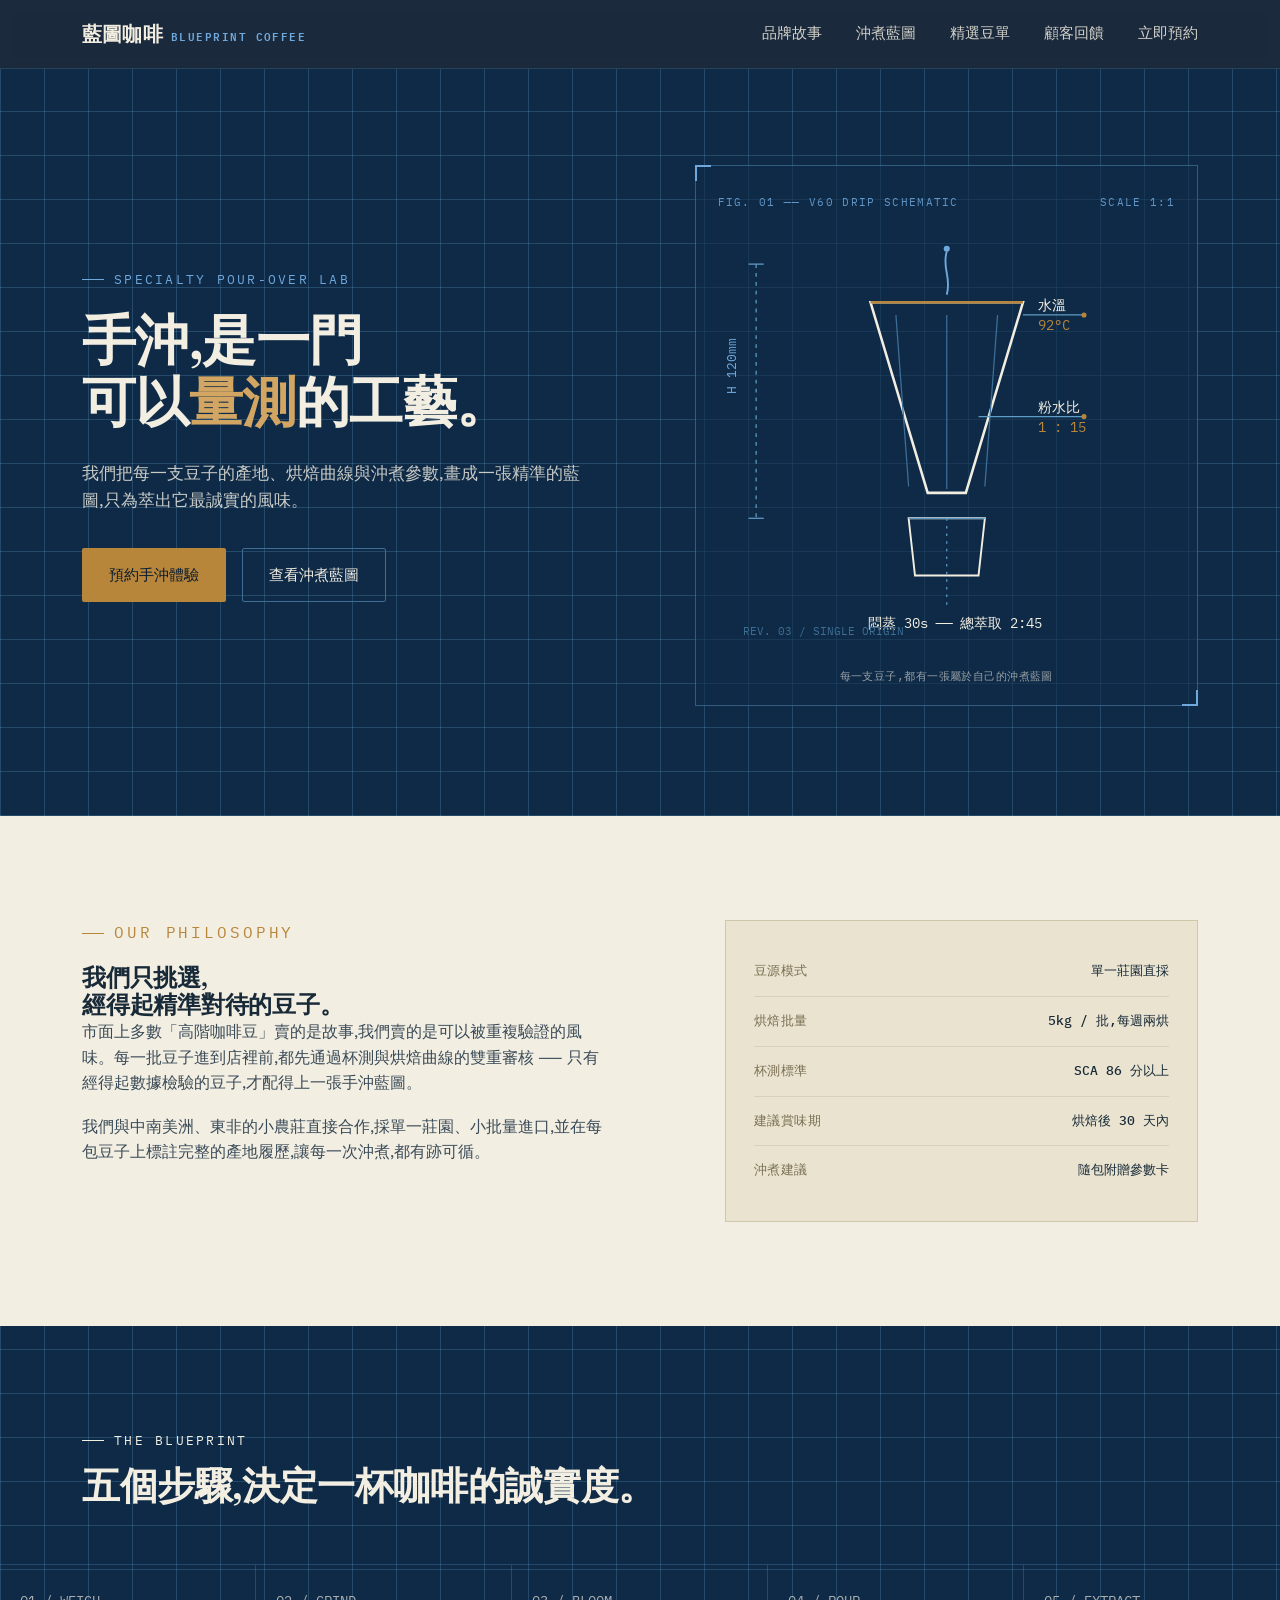
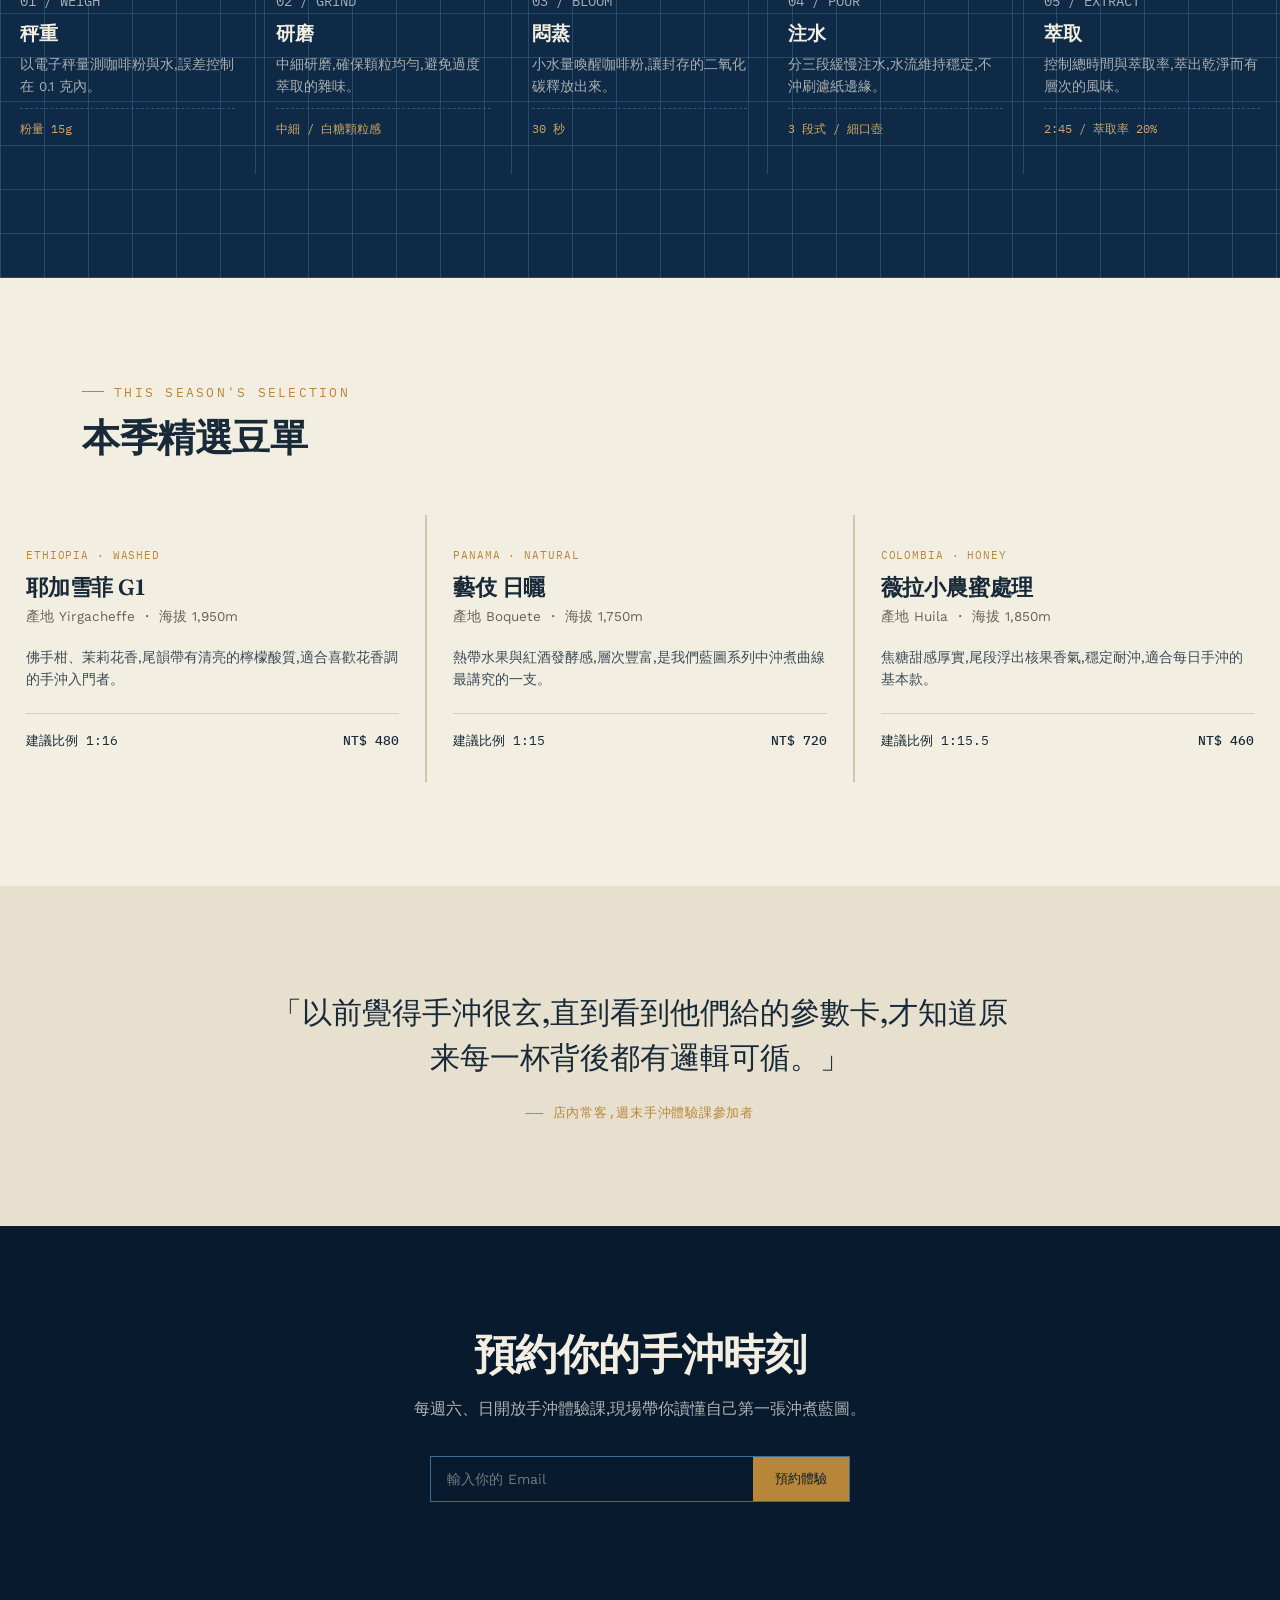
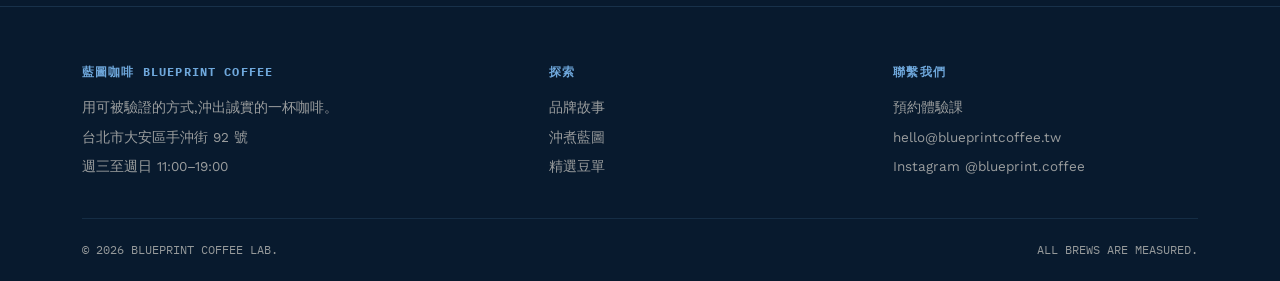
<file: docs/index.html>
<!DOCTYPE html>
<html lang="zh-Hant">
<head>
<meta charset="UTF-8">
<meta name="viewport" content="width=device-width, initial-scale=1.0">
<title>藍圖咖啡 Blueprint Coffee ── 精準手沖,誠實風味</title>
<link rel="preconnect" href="https://fonts.googleapis.com">
<link rel="preconnect" href="https://fonts.gstatic.com" crossorigin>
<link href="https://fonts.googleapis.com/css2?family=Fraunces:opsz,wght@9..144,400;9..144,500;9..144,600;9..144,700&family=Work+Sans:wght@300;400;500;600&family=IBM+Plex+Mono:wght@400;500&display=swap" rel="stylesheet">
<style>
  :root{
    --ink-black:#081A2E;
    --blueprint:#0E2A47;
    --blueprint-line:#3E6E96;
    --blueprint-line-soft:rgba(94,155,197,0.28);
    --paper:#F3EEE2;
    --paper-dim:#E7E0CE;
    --brass:#B8863B;
    --brass-light:#D2A662;
    --sky:#6FA8DC;
    --ink-on-paper:#182A38;
    --max-w:1180px;
  }

  *{margin:0;padding:0;box-sizing:border-box;}
  html{scroll-behavior:smooth;}
  body{
    font-family:'Work Sans', sans-serif;
    background:var(--paper);
    color:var(--ink-on-paper);
    line-height:1.6;
    -webkit-font-smoothing:antialiased;
  }
  a{color:inherit;text-decoration:none;}
  img,svg{display:block;max-width:100%;}
  .container{max-width:var(--max-w);margin:0 auto;padding:0 32px;}
  .eyebrow{
    font-family:'IBM Plex Mono', monospace;
    font-size:12.5px;
    letter-spacing:0.18em;
    text-transform:uppercase;
    display:flex;
    align-items:center;
    gap:10px;
  }
  .eyebrow::before{
    content:"";
    width:22px;height:1px;
    background:currentColor;
    display:inline-block;
  }
  h1,h2,h3{
    font-family:'Fraunces', serif;
    font-weight:600;
    line-height:1.15;
    letter-spacing:-0.01em;
  }
  .btn{
    display:inline-flex;
    align-items:center;
    gap:10px;
    padding:14px 26px;
    border-radius:2px;
    font-family:'Work Sans', sans-serif;
    font-size:15px;
    font-weight:500;
    border:1px solid transparent;
    cursor:pointer;
    transition:transform .25s ease, background .25s ease, border-color .25s ease, color .25s ease;
  }
  .btn:focus-visible{outline:2px solid var(--sky);outline-offset:3px;}
  .btn-primary{background:var(--brass);color:var(--ink-black);}
  .btn-primary:hover{background:var(--brass-light);transform:translateY(-1px);}
  .btn-ghost{border-color:var(--blueprint-line);color:var(--paper);}
  .btn-ghost:hover{border-color:var(--sky);color:var(--sky);}
  .btn-ghost.on-paper{border-color:var(--ink-on-paper);color:var(--ink-on-paper);}
  .btn-ghost.on-paper:hover{border-color:var(--brass);color:var(--brass);}

  /* ---------- NAV ---------- */
  header{
    position:sticky;top:0;z-index:50;
    background:rgba(8,26,46,0.92);
    backdrop-filter:blur(6px);
    border-bottom:1px solid rgba(94,155,197,0.2);
  }
  nav{
    max-width:var(--max-w);margin:0 auto;padding:18px 32px;
    display:flex;align-items:center;justify-content:space-between;
    color:var(--paper);
  }
  .logo{
    font-family:'Fraunces', serif;
    font-size:20px;font-weight:600;letter-spacing:0.01em;
    color:var(--paper);display:flex;align-items:baseline;gap:8px;
  }
  .logo span{
    font-family:'IBM Plex Mono', monospace;
    font-size:10.5px;letter-spacing:0.14em;color:var(--sky);
  }
  .nav-links{display:flex;gap:34px;font-size:14.5px;}
  .nav-links a{opacity:0.85;transition:opacity .2s;}
  .nav-links a:hover{opacity:1;color:var(--sky);}
  .nav-toggle{display:none;background:none;border:none;color:var(--paper);font-size:24px;cursor:pointer;}

  @media (max-width:860px){
    .nav-links{
      position:absolute;top:100%;left:0;right:0;
      background:var(--ink-black);
      flex-direction:column;gap:0;
      max-height:0;overflow:hidden;
      transition:max-height .3s ease;
    }
    .nav-links.open{max-height:320px;}
    .nav-links a{padding:16px 32px;border-top:1px solid rgba(94,155,197,0.15);}
    .nav-toggle{display:block;}
  }

  /* ---------- HERO ---------- */
  .hero{
    background:
      repeating-linear-gradient(0deg, var(--blueprint-line-soft) 0, var(--blueprint-line-soft) 1px, transparent 1px, transparent 44px),
      repeating-linear-gradient(90deg, var(--blueprint-line-soft) 0, var(--blueprint-line-soft) 1px, transparent 1px, transparent 44px),
      var(--blueprint);
    color:var(--paper);
    padding:96px 0 110px;
    position:relative;
    overflow:hidden;
  }
  .hero-grid{
    max-width:var(--max-w);margin:0 auto;padding:0 32px;
    display:grid;grid-template-columns:1.05fr 0.95fr;gap:56px;align-items:center;
  }
  .hero h1{font-size:clamp(34px,4.6vw,54px);margin:20px 0 26px;color:var(--paper);}
  .hero h1 em{font-style:normal;color:var(--brass-light);}
  .hero p.lede{font-size:17px;max-width:46ch;color:rgba(243,238,226,0.82);margin-bottom:34px;}
  .hero-cta{display:flex;gap:16px;flex-wrap:wrap;}
  .hero-eyebrow{color:var(--sky);margin-bottom:6px;}

  .blueprint-plate{
    position:relative;
    border:1px solid rgba(94,155,197,0.45);
    background:rgba(15,42,71,0.55);
    padding:28px 22px 20px;
  }
  .blueprint-plate::before,.blueprint-plate::after,
  .plate-corner-tl,.plate-corner-br{
    content:"";position:absolute;width:14px;height:14px;
    border-color:var(--sky);
  }
  .blueprint-plate::before{top:-1px;left:-1px;border-top:2px solid var(--sky);border-left:2px solid var(--sky);}
  .blueprint-plate::after{bottom:-1px;right:-1px;border-bottom:2px solid var(--sky);border-right:2px solid var(--sky);}
  .plate-label{
    font-family:'IBM Plex Mono', monospace;font-size:11px;letter-spacing:0.12em;
    color:var(--sky);display:flex;justify-content:space-between;margin-bottom:14px;opacity:0.85;
  }
  .plate-caption{
    font-family:'IBM Plex Mono', monospace;font-size:11px;color:rgba(243,238,226,0.6);
    text-align:center;margin-top:10px;letter-spacing:0.04em;
  }

  @media (max-width:900px){
    .hero-grid{grid-template-columns:1fr;}
    .hero{padding:64px 0 76px;}
  }

  /* ---------- SECTION SHARED ---------- */
  section{padding:104px 0;}
  .section-head{max-width:640px;margin-bottom:56px;}
  .section-head h2{font-size:clamp(26px,3.2vw,38px);margin-top:14px;}
  .on-dark{background:var(--ink-black);color:var(--paper);}
  .on-dark .eyebrow{color:var(--sky);}
  .on-paper .eyebrow{color:var(--brass);}

  /* ---------- ABOUT / SPEC SHEET ---------- */
  .about-grid{display:grid;grid-template-columns:1.1fr 0.9fr;gap:64px;align-items:start;}
  .about-grid p{font-size:16px;color:#3a4b58;max-width:52ch;margin-bottom:18px;}
  .spec-sheet{border:1px solid #cfc6ac;background:#EAE3D0;padding:26px 28px;}
  .spec-row{
    display:flex;justify-content:space-between;gap:20px;
    padding:14px 0;border-bottom:1px solid #d8d0b8;
    font-family:'IBM Plex Mono', monospace;font-size:13px;
  }
  .spec-row:last-child{border-bottom:none;}
  .spec-row dt{color:#7a6f52;letter-spacing:0.04em;}
  .spec-row dd{font-weight:500;color:var(--ink-on-paper);text-align:right;}

  @media (max-width:860px){ .about-grid{grid-template-columns:1fr;} }

  /* ---------- PROCESS BLUEPRINT ---------- */
  .process{
    background:
      repeating-linear-gradient(0deg, var(--blueprint-line-soft) 0, var(--blueprint-line-soft) 1px, transparent 1px, transparent 44px),
      repeating-linear-gradient(90deg, var(--blueprint-line-soft) 0, var(--blueprint-line-soft) 1px, transparent 1px, transparent 44px),
      var(--blueprint);
    color:var(--paper);
  }
  .steps{
    display:grid;grid-template-columns:repeat(5,1fr);gap:0;
    border-top:1px solid var(--blueprint-line-soft);
  }
  .step{
    padding:26px 20px;border-right:1px solid var(--blueprint-line-soft);position:relative;
  }
  .step:last-child{border-right:none;}
  .step-index{font-family:'IBM Plex Mono', monospace;font-size:12px;color:var(--sky);margin-bottom:14px;}
  .step h3{font-size:19px;color:var(--paper);margin-bottom:10px;font-weight:600;}
  .step p{font-size:13.5px;color:rgba(243,238,226,0.68);margin-bottom:10px;}
  .step .metric{
    font-family:'IBM Plex Mono', monospace;font-size:12px;color:var(--brass-light);
    border-top:1px dashed rgba(94,155,197,0.4);padding-top:10px;
  }
  @media (max-width:960px){
    .steps{grid-template-columns:1fr 1fr;}
    .step{border-right:1px solid var(--blueprint-line-soft);border-bottom:1px solid var(--blueprint-line-soft);}
    .step:nth-child(2n){border-right:none;}
  }
  @media (max-width:560px){
    .steps{grid-template-columns:1fr;}
    .step{border-right:none;}
  }

  /* ---------- BEANS ---------- */
  .bean-grid{display:grid;grid-template-columns:repeat(3,1fr);gap:2px;background:#cfc6ac;}
  .bean-card{
    background:var(--paper);padding:32px 26px;position:relative;
    display:flex;flex-direction:column;height:100%;
  }
  .bean-tag{
    font-family:'IBM Plex Mono', monospace;font-size:11px;color:var(--brass);
    letter-spacing:0.08em;margin-bottom:10px;
  }
  .bean-card h3{font-size:22px;margin-bottom:6px;}
  .bean-origin{font-size:13.5px;color:#6b6250;margin-bottom:18px;}
  .bean-notes{font-size:14px;color:#3a4b58;margin-bottom:22px;flex-grow:1;}
  .bean-meta{
    display:flex;justify-content:space-between;align-items:center;
    border-top:1px solid #d8d0b8;padding-top:16px;
    font-family:'IBM Plex Mono', monospace;font-size:12.5px;
  }
  .bean-price{color:var(--ink-on-paper);font-weight:500;}
  @media (max-width:900px){ .bean-grid{grid-template-columns:1fr 1fr;} }
  @media (max-width:600px){ .bean-grid{grid-template-columns:1fr;} }

  /* ---------- QUOTE ---------- */
  .quote-section{background:var(--paper-dim);}
  .quote-wrap{max-width:760px;margin:0 auto;text-align:center;}
  blockquote{
    font-family:'Fraunces', serif;font-size:clamp(22px,2.6vw,30px);
    font-weight:500;line-height:1.5;color:var(--ink-on-paper);margin-bottom:22px;
  }
  .quote-attr{font-family:'IBM Plex Mono', monospace;font-size:12.5px;color:var(--brass);letter-spacing:0.06em;}

  /* ---------- CTA / FOOTER ---------- */
  .cta-section{background:var(--ink-black);color:var(--paper);text-align:center;}
  .cta-section h2{font-size:clamp(28px,3.6vw,42px);margin-bottom:18px;}
  .cta-section p{color:rgba(243,238,226,0.72);max-width:48ch;margin:0 auto 34px;}
  .cta-form{
    display:flex;max-width:420px;margin:0 auto;gap:0;border:1px solid var(--blueprint-line);
  }
  .cta-form input{
    flex:1;background:transparent;border:none;padding:14px 16px;
    color:var(--paper);font-family:'Work Sans', sans-serif;font-size:14px;
  }
  .cta-form input::placeholder{color:rgba(243,238,226,0.45);}
  .cta-form input:focus{outline:none;}
  .cta-form button{
    background:var(--brass);color:var(--ink-black);border:none;
    padding:0 22px;font-weight:500;cursor:pointer;font-family:'Work Sans', sans-serif;
    transition:background .2s;
  }
  .cta-form button:hover{background:var(--brass-light);}

  footer{background:var(--ink-black);border-top:1px solid rgba(94,155,197,0.18);color:rgba(243,238,226,0.6);}
  .footer-grid{
    display:grid;grid-template-columns:1.4fr 1fr 1fr;gap:40px;padding:56px 0 32px;
    font-size:13.5px;
  }
  .footer-grid h4{
    font-family:'IBM Plex Mono', monospace;font-size:11.5px;letter-spacing:0.1em;
    color:var(--sky);margin-bottom:16px;text-transform:uppercase;
  }
  .footer-grid p, .footer-grid a{display:block;margin-bottom:8px;color:rgba(243,238,226,0.62);}
  .footer-grid a:hover{color:var(--paper);}
  .footer-bottom{
    border-top:1px solid rgba(94,155,197,0.15);padding:22px 0;
    font-family:'IBM Plex Mono', monospace;font-size:11.5px;
    display:flex;justify-content:space-between;flex-wrap:wrap;gap:10px;
  }
  @media (max-width:700px){ .footer-grid{grid-template-columns:1fr;} }

  /* ---------- REVEAL ---------- */
  .reveal{opacity:0;transform:translateY(18px);transition:opacity .7s ease, transform .7s ease;}
  .reveal.in{opacity:1;transform:translateY(0);}
  @media (prefers-reduced-motion: reduce){
    .reveal{opacity:1;transform:none;transition:none;}
    html{scroll-behavior:auto;}
  }
</style>
</head>
<body>

<header>
  <nav>
    <a href="#top" class="logo">藍圖咖啡<span>BLUEPRINT COFFEE</span></a>
    <button class="nav-toggle" id="navToggle" aria-label="開啟選單" aria-expanded="false">☰</button>
    <div class="nav-links" id="navLinks">
      <a href="#about">品牌故事</a>
      <a href="#process">沖煮藍圖</a>
      <a href="#beans">精選豆單</a>
      <a href="#quote">顧客回饋</a>
      <a href="#cta">立即預約</a>
    </div>
  </nav>
</header>

<section class="hero" id="top">
  <div class="hero-grid">
    <div>
      <p class="eyebrow hero-eyebrow">SPECIALTY POUR-OVER LAB</p>
      <h1>手沖,是一門<br>可以<em>量測</em>的工藝。</h1>
      <p class="lede">我們把每一支豆子的產地、烘焙曲線與沖煮參數,畫成一張精準的藍圖,只為萃出它最誠實的風味。</p>
      <div class="hero-cta">
        <a href="#cta" class="btn btn-primary">預約手沖體驗</a>
        <a href="#process" class="btn btn-ghost">查看沖煮藍圖</a>
      </div>
    </div>

    <div class="blueprint-plate reveal">
      <div class="plate-label"><span>FIG. 01 ── V60 DRIP SCHEMATIC</span><span>SCALE 1:1</span></div>
      <svg viewBox="0 0 360 340" xmlns="http://www.w3.org/2000/svg" role="img" aria-label="V60 手沖濾杯示意圖,標註水溫、粉水比、悶蒸與總萃取時間">
        <!-- dimension lines -->
        <line x1="30" y1="30" x2="30" y2="230" stroke="#5E9BC5" stroke-width="1" stroke-dasharray="3 4"/>
        <line x1="24" y1="30" x2="36" y2="30" stroke="#5E9BC5" stroke-width="1"/>
        <line x1="24" y1="230" x2="36" y2="230" stroke="#5E9BC5" stroke-width="1"/>
        <text x="14" y="132" fill="#6FA8DC" font-size="10" font-family="IBM Plex Mono, monospace" transform="rotate(-90 14 132)">H 120mm</text>

        <!-- dripper cone -->
        <path d="M120 60 L240 60 L195 210 L165 210 Z" fill="none" stroke="#F3EEE2" stroke-width="2"/>
        <path d="M120 60 L240 60" stroke="#B8863B" stroke-width="2"/>
        <!-- ribs -->
        <line x1="140" y1="70" x2="150" y2="205" stroke="#3E6E96" stroke-width="1"/>
        <line x1="180" y1="70" x2="180" y2="207" stroke="#3E6E96" stroke-width="1"/>
        <line x1="220" y1="70" x2="210" y2="205" stroke="#3E6E96" stroke-width="1"/>

        <!-- server -->
        <path d="M150 230 L210 230 L205 275 L155 275 Z" fill="none" stroke="#F3EEE2" stroke-width="1.5"/>
        <line x1="150" y1="230" x2="210" y2="230" stroke="#5E9BC5" stroke-width="1"/>

        <!-- pour line + droplets -->
        <path d="M180 20 C176 34, 184 40, 180 54" stroke="#6FA8DC" stroke-width="1.5" fill="none"/>
        <circle cx="180" cy="18" r="2.4" fill="#6FA8DC"/>

        <!-- annotation callouts -->
        <line x1="240" y1="70" x2="288" y2="70" stroke="#5E9BC5" stroke-width="1"/>
        <circle cx="288" cy="70" r="2" fill="#B8863B"/>
        <text x="252" y="66" fill="#F3EEE2" font-size="11" font-family="IBM Plex Mono, monospace">水溫</text>
        <text x="252" y="82" fill="#B8863B" font-size="11" font-family="IBM Plex Mono, monospace">92°C</text>

        <line x1="205" y1="150" x2="288" y2="150" stroke="#5E9BC5" stroke-width="1"/>
        <circle cx="288" cy="150" r="2" fill="#B8863B"/>
        <text x="252" y="146" fill="#F3EEE2" font-size="11" font-family="IBM Plex Mono, monospace">粉水比</text>
        <text x="252" y="162" fill="#B8863B" font-size="11" font-family="IBM Plex Mono, monospace">1 : 15</text>

        <line x1="180" y1="230" x2="180" y2="300" stroke="#5E9BC5" stroke-width="1" stroke-dasharray="2 4"/>
        <text x="118" y="316" fill="#F3EEE2" font-size="11" font-family="IBM Plex Mono, monospace">悶蒸 30s ── 總萃取 2:45</text>

        <!-- corner tick -->
        <text x="20" y="322" fill="#3E6E96" font-size="9" font-family="IBM Plex Mono, monospace">REV. 03 / SINGLE ORIGIN</text>
      </svg>
      <p class="plate-caption">每一支豆子,都有一張屬於自己的沖煮藍圖</p>
    </div>
  </div>
</section>

<section class="on-paper" id="about">
  <div class="container">
    <div class="about-grid">
      <div class="reveal">
        <p class="eyebrow">OUR PHILOSOPHY</p>
        <h2>我們只挑選,<br>經得起精準對待的豆子。</h2>
        <p>市面上多數「高階咖啡豆」賣的是故事,我們賣的是可以被重複驗證的風味。每一批豆子進到店裡前,都先通過杯測與烘焙曲線的雙重審核 ── 只有經得起數據檢驗的豆子,才配得上一張手沖藍圖。</p>
        <p>我們與中南美洲、東非的小農莊直接合作,採單一莊園、小批量進口,並在每包豆子上標註完整的產地履歷,讓每一次沖煮,都有跡可循。</p>
      </div>
      <dl class="spec-sheet reveal">
        <div class="spec-row"><dt>豆源模式</dt><dd>單一莊園直採</dd></div>
        <div class="spec-row"><dt>烘焙批量</dt><dd>5kg / 批,每週兩烘</dd></div>
        <div class="spec-row"><dt>杯測標準</dt><dd>SCA 86 分以上</dd></div>
        <div class="spec-row"><dt>建議賞味期</dt><dd>烘焙後 30 天內</dd></div>
        <div class="spec-row"><dt>沖煮建議</dt><dd>隨包附贈參數卡</dd></div>
      </dl>
    </div>
  </div>
</section>

<section class="process" id="process">
  <div class="container">
    <div class="section-head reveal">
      <p class="eyebrow">THE BLUEPRINT</p>
      <h2>五個步驟,決定一杯咖啡的誠實度。</h2>
    </div>
  </div>
  <div class="steps reveal">
    <div class="step">
      <p class="step-index">01 / WEIGH</p>
      <h3>秤重</h3>
      <p>以電子秤量測咖啡粉與水,誤差控制在 0.1 克內。</p>
      <p class="metric">粉量 15g</p>
    </div>
    <div class="step">
      <p class="step-index">02 / GRIND</p>
      <h3>研磨</h3>
      <p>中細研磨,確保顆粒均勻,避免過度萃取的雜味。</p>
      <p class="metric">中細 / 白糖顆粒感</p>
    </div>
    <div class="step">
      <p class="step-index">03 / BLOOM</p>
      <h3>悶蒸</h3>
      <p>小水量喚醒咖啡粉,讓封存的二氧化碳釋放出來。</p>
      <p class="metric">30 秒</p>
    </div>
    <div class="step">
      <p class="step-index">04 / POUR</p>
      <h3>注水</h3>
      <p>分三段緩慢注水,水流維持穩定,不沖刷濾紙邊緣。</p>
      <p class="metric">3 段式 / 細口壺</p>
    </div>
    <div class="step">
      <p class="step-index">05 / EXTRACT</p>
      <h3>萃取</h3>
      <p>控制總時間與萃取率,萃出乾淨而有層次的風味。</p>
      <p class="metric">2:45 / 萃取率 20%</p>
    </div>
  </div>
</section>

<section class="on-paper" id="beans">
  <div class="container">
    <div class="section-head reveal">
      <p class="eyebrow">THIS SEASON'S SELECTION</p>
      <h2>本季精選豆單</h2>
    </div>
  </div>
  <div class="bean-grid reveal">
    <div class="bean-card">
      <p class="bean-tag">ETHIOPIA · WASHED</p>
      <h3>耶加雪菲 G1</h3>
      <p class="bean-origin">產地 Yirgacheffe ・ 海拔 1,950m</p>
      <p class="bean-notes">佛手柑、茉莉花香,尾韻帶有清亮的檸檬酸質,適合喜歡花香調的手沖入門者。</p>
      <div class="bean-meta"><span>建議比例 1:16</span><span class="bean-price">NT$ 480</span></div>
    </div>
    <div class="bean-card">
      <p class="bean-tag">PANAMA · NATURAL</p>
      <h3>藝伎 日曬</h3>
      <p class="bean-origin">產地 Boquete ・ 海拔 1,750m</p>
      <p class="bean-notes">熱帶水果與紅酒發酵感,層次豐富,是我們藍圖系列中沖煮曲線最講究的一支。</p>
      <div class="bean-meta"><span>建議比例 1:15</span><span class="bean-price">NT$ 720</span></div>
    </div>
    <div class="bean-card">
      <p class="bean-tag">COLOMBIA · HONEY</p>
      <h3>薇拉小農蜜處理</h3>
      <p class="bean-origin">產地 Huila ・ 海拔 1,850m</p>
      <p class="bean-notes">焦糖甜感厚實,尾段浮出核果香氣,穩定耐沖,適合每日手沖的基本款。</p>
      <div class="bean-meta"><span>建議比例 1:15.5</span><span class="bean-price">NT$ 460</span></div>
    </div>
  </div>
</section>

<section class="quote-section" id="quote">
  <div class="container">
    <div class="quote-wrap reveal">
      <blockquote>「以前覺得手沖很玄,直到看到他們給的參數卡,才知道原来每一杯背後都有邏輯可循。」</blockquote>
      <p class="quote-attr">── 店內常客,週末手沖體驗課參加者</p>
    </div>
  </div>
</section>

<section class="cta-section" id="cta">
  <div class="container">
    <h2 class="reveal">預約你的手沖時刻</h2>
    <p class="reveal">每週六、日開放手沖體驗課,現場帶你讀懂自己第一張沖煮藍圖。</p>
    <form class="cta-form reveal" onsubmit="event.preventDefault(); this.querySelector('button').textContent='已收到,我們會盡快聯繫';">
      <input type="email" placeholder="輸入你的 Email" required aria-label="Email">
      <button type="submit">預約體驗</button>
    </form>
  </div>
</section>

<footer>
  <div class="container">
    <div class="footer-grid">
      <div>
        <h4>藍圖咖啡 BLUEPRINT COFFEE</h4>
        <p>用可被驗證的方式,沖出誠實的一杯咖啡。</p>
        <p>台北市大安區手沖街 92 號</p>
        <p>週三至週日 11:00–19:00</p>
      </div>
      <div>
        <h4>探索</h4>
        <a href="#about">品牌故事</a>
        <a href="#process">沖煮藍圖</a>
        <a href="#beans">精選豆單</a>
      </div>
      <div>
        <h4>聯繫我們</h4>
        <a href="#cta">預約體驗課</a>
        <a href="mailto:hello@blueprintcoffee.tw">hello@blueprintcoffee.tw</a>
        <a href="#top">Instagram @blueprint.coffee</a>
      </div>
    </div>
    <div class="footer-bottom">
      <span>© 2026 BLUEPRINT COFFEE LAB.</span>
      <span>ALL BREWS ARE MEASURED.</span>
    </div>
  </div>
</footer>

<script>
  // mobile nav toggle
  const navToggle = document.getElementById('navToggle');
  const navLinks = document.getElementById('navLinks');
  navToggle.addEventListener('click', () => {
    const isOpen = navLinks.classList.toggle('open');
    navToggle.setAttribute('aria-expanded', isOpen);
  });
  navLinks.querySelectorAll('a').forEach(a => a.addEventListener('click', () => {
    navLinks.classList.remove('open');
    navToggle.setAttribute('aria-expanded', 'false');
  }));

  // scroll reveal
  const prefersReduced = window.matchMedia('(prefers-reduced-motion: reduce)').matches;
  if (!prefersReduced && 'IntersectionObserver' in window) {
    const io = new IntersectionObserver((entries) => {
      entries.forEach(entry => {
        if (entry.isIntersecting) {
          entry.target.classList.add('in');
          io.unobserve(entry.target);
        }
      });
    }, { threshold: 0.15 });
    document.querySelectorAll('.reveal').forEach(el => io.observe(el));
  } else {
    document.querySelectorAll('.reveal').forEach(el => el.classList.add('in'));
  }
</script>

</body>
</html>
</file>
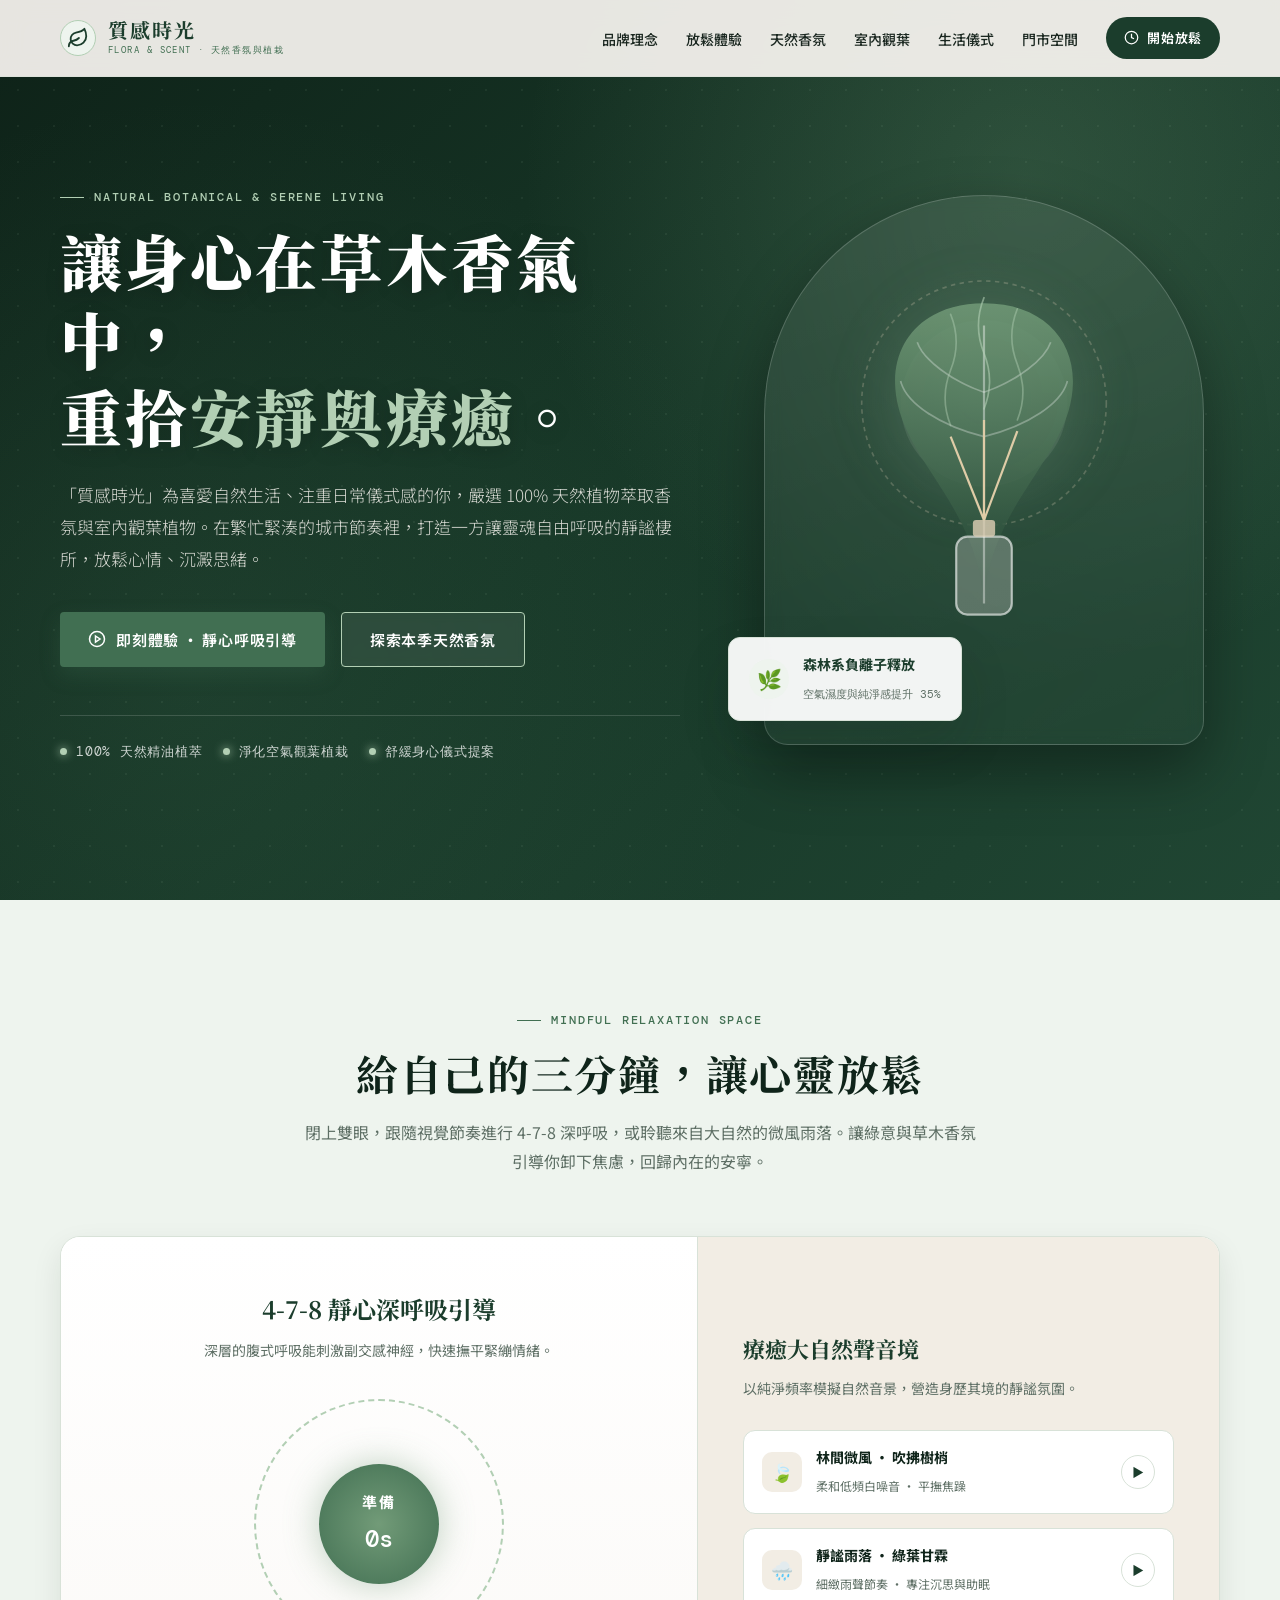
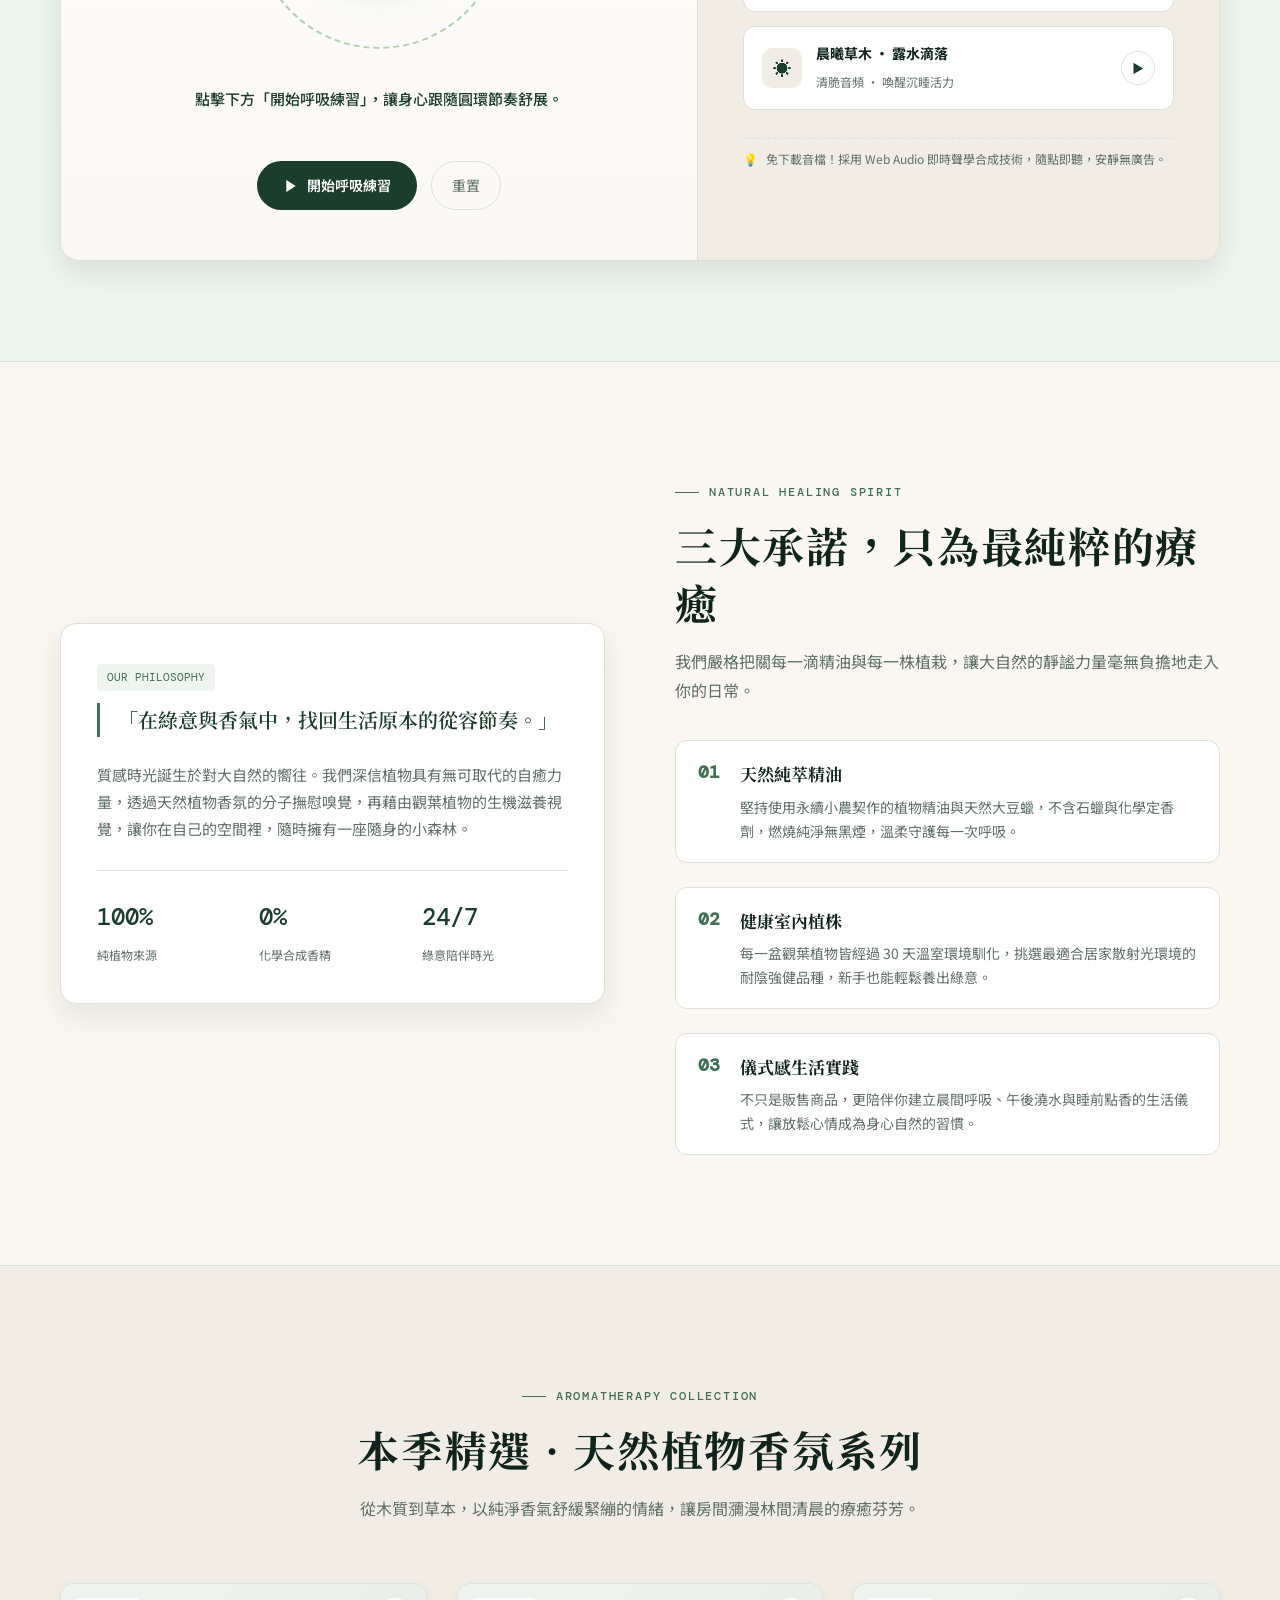
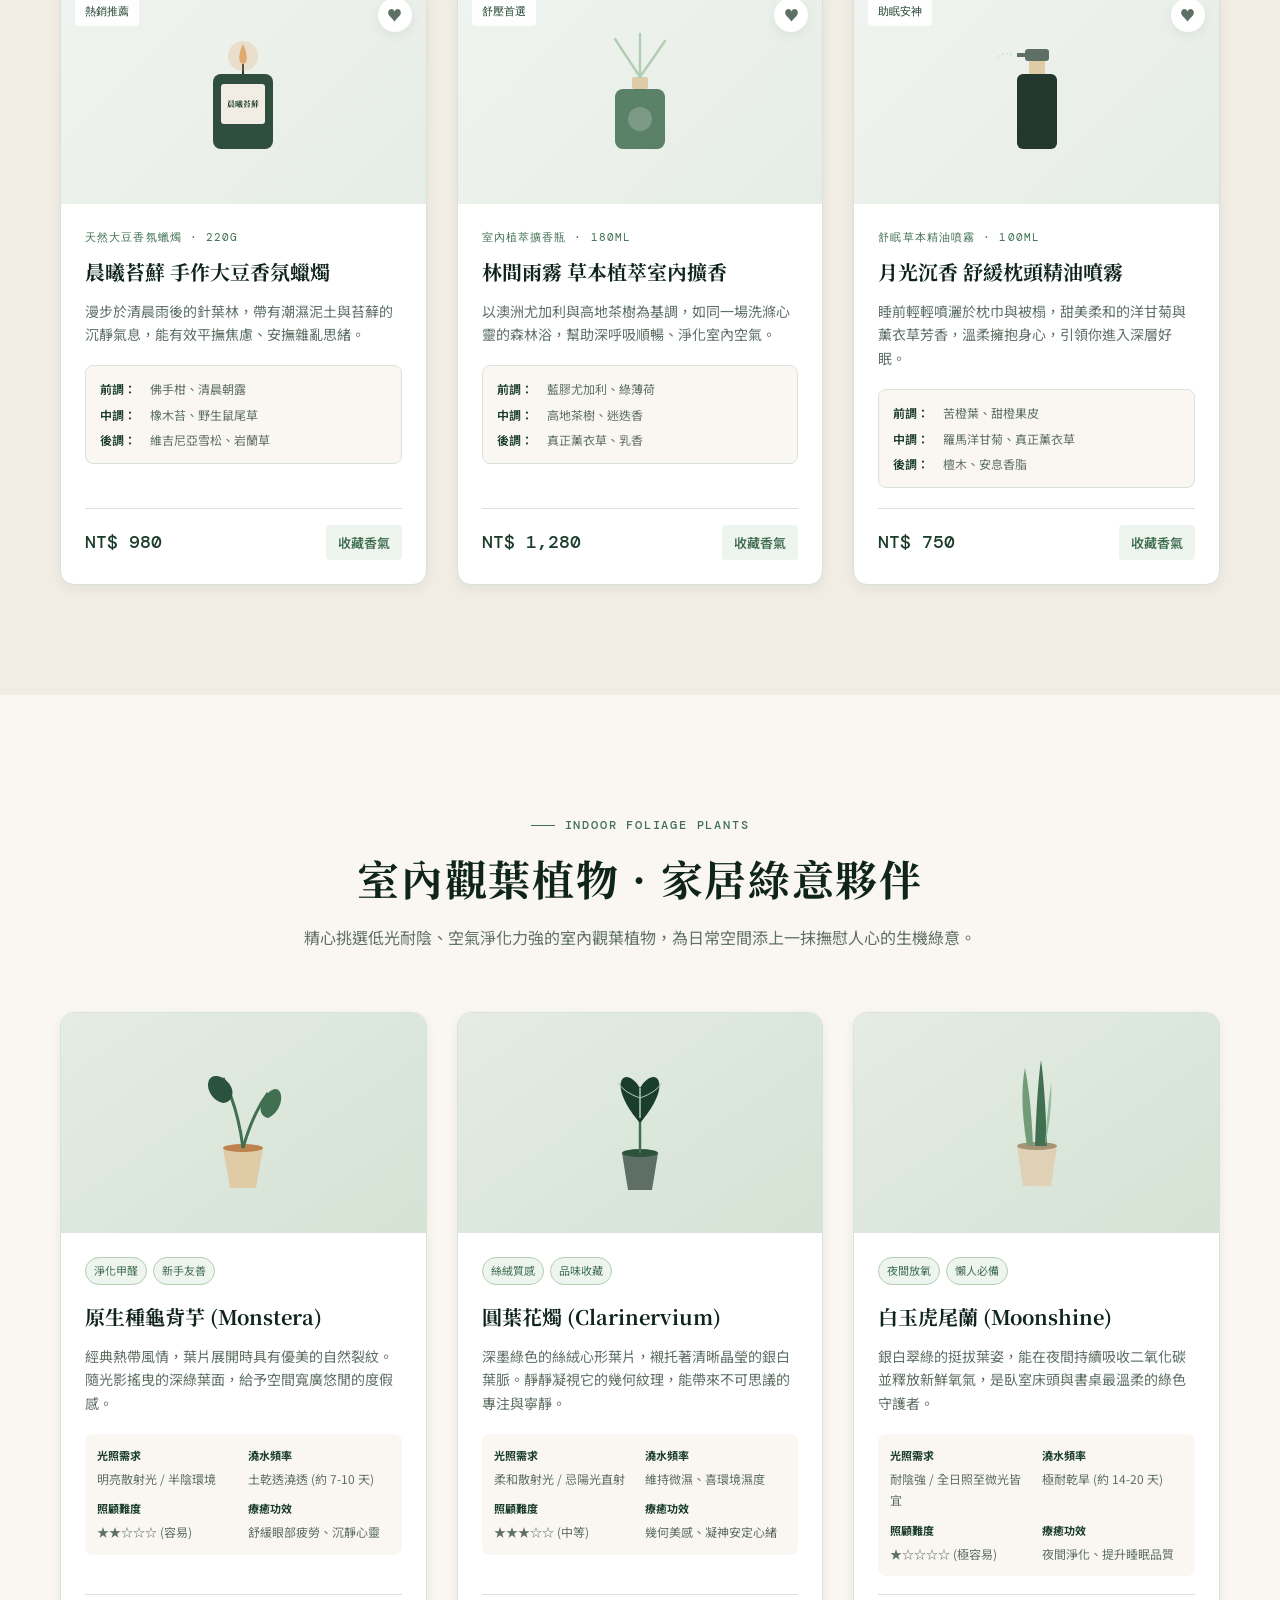
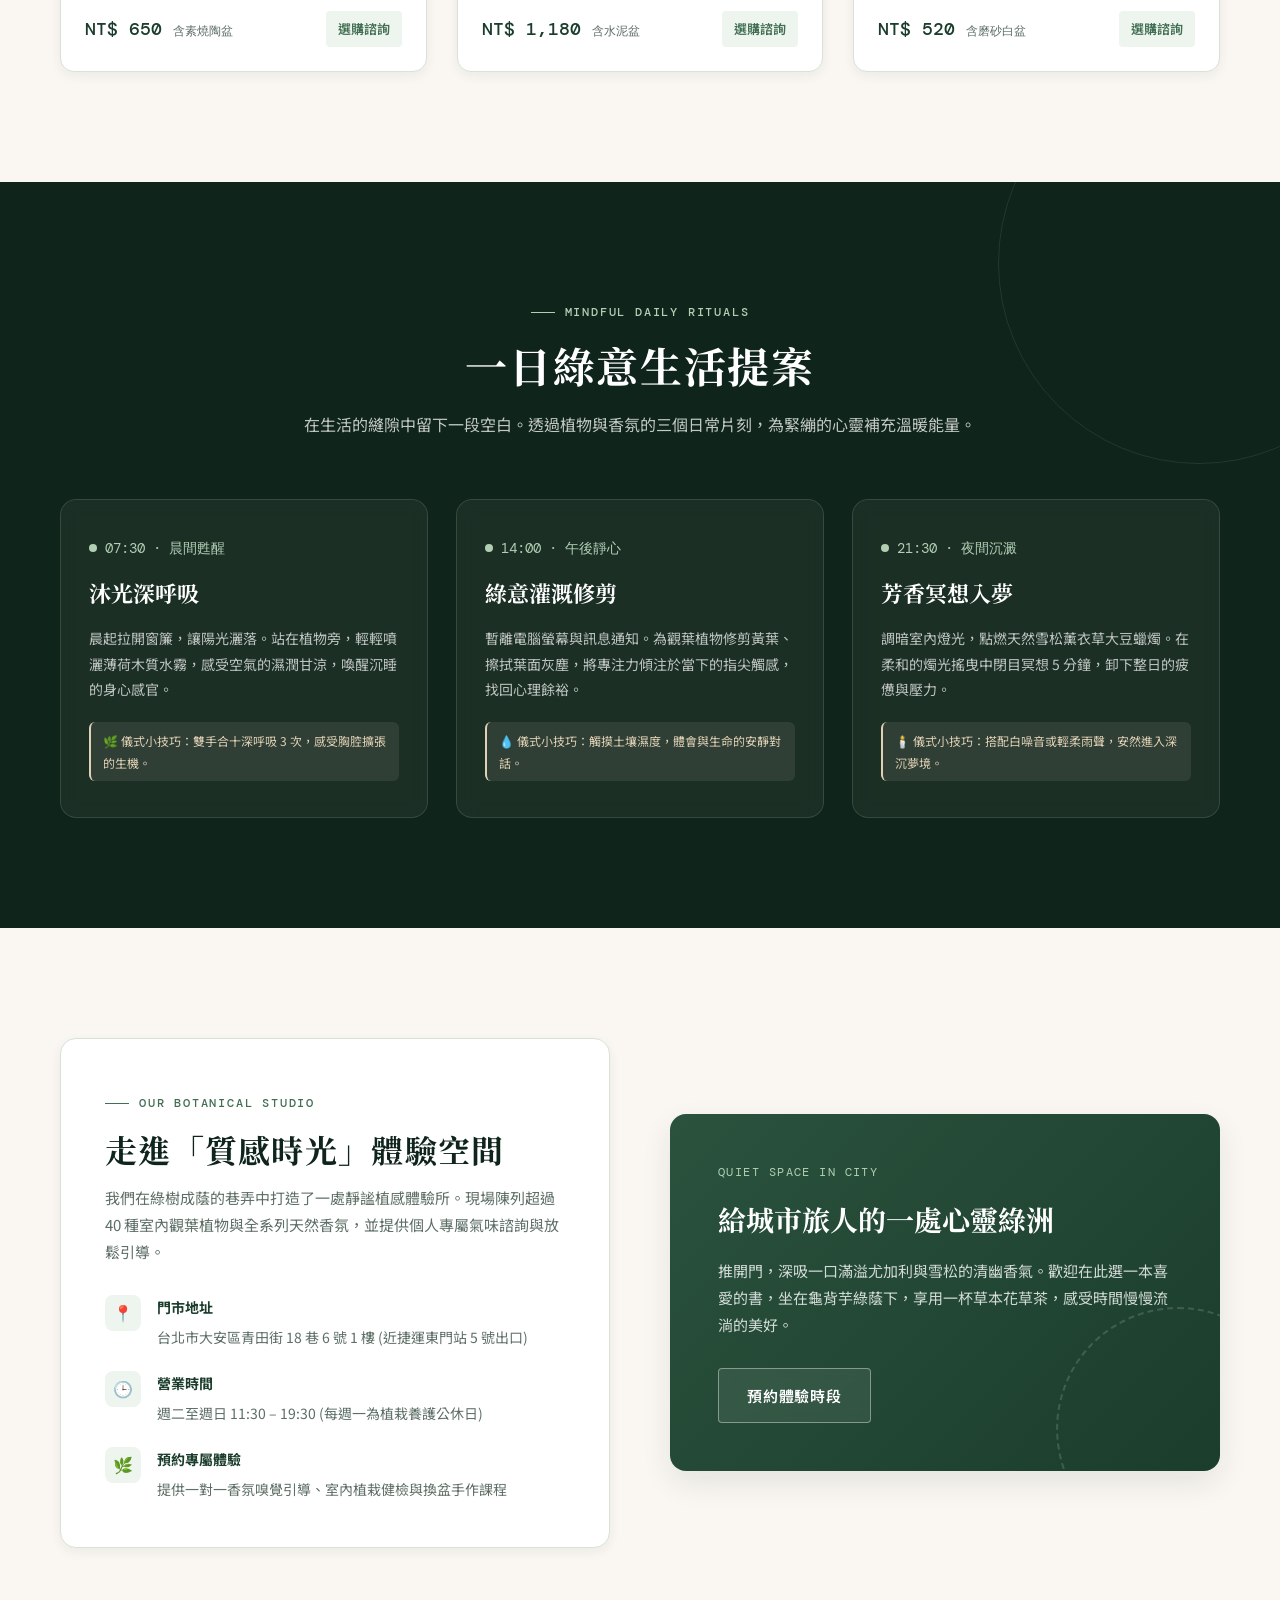
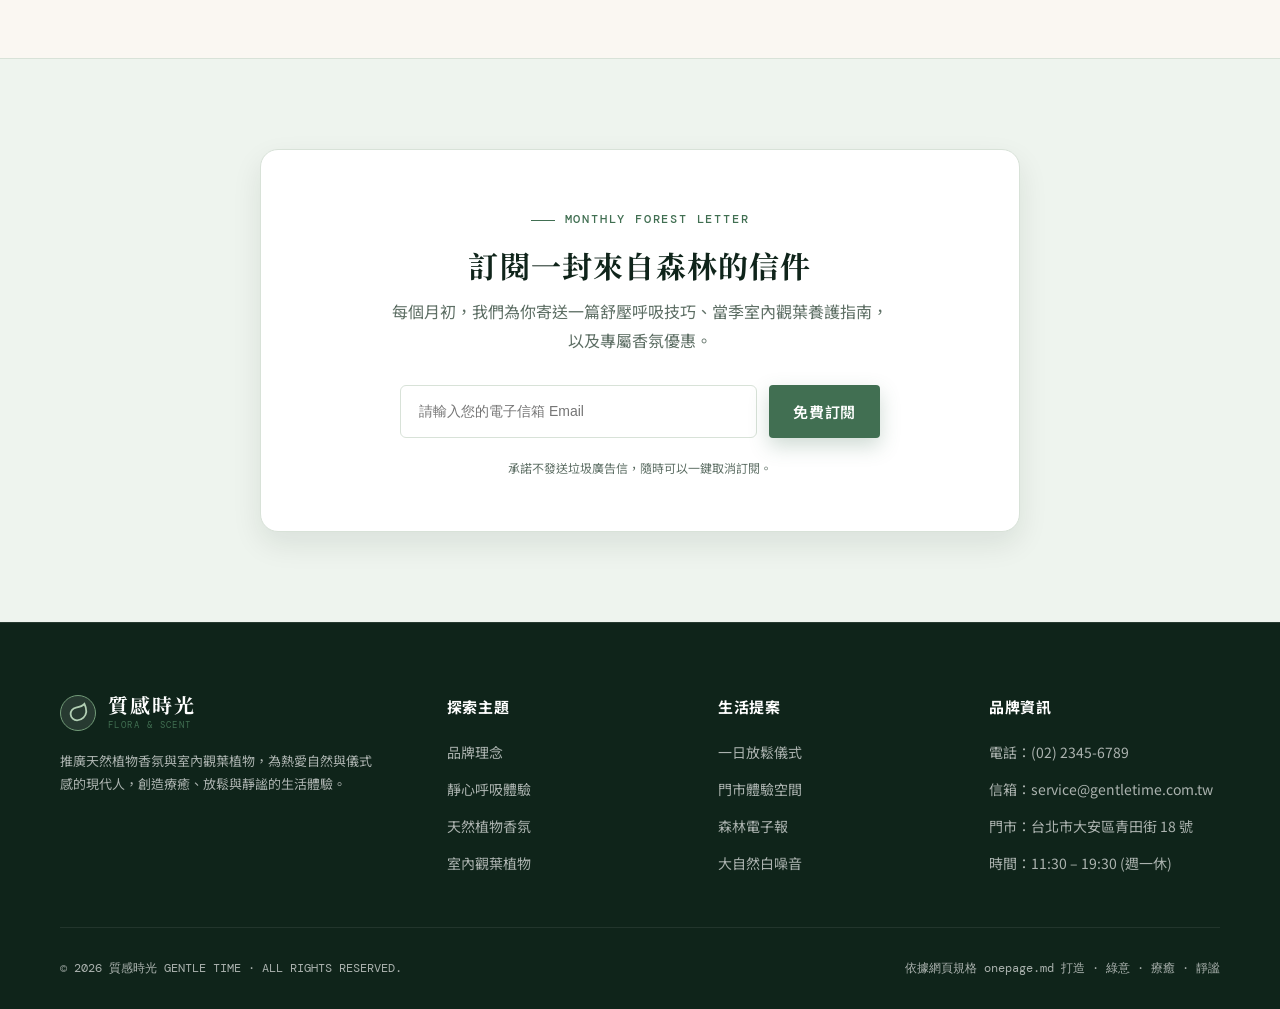
<file: onepage/index.html>
<!DOCTYPE html>
<html lang="zh-Hant">
<head>
  <meta charset="UTF-8">
  <meta name="viewport" content="width=device-width, initial-scale=1.0">
  <meta name="description" content="質感時光｜推廣天然植物香氛與室內觀葉植物。專為嚮往大自然、注重生活儀式感的你打造，在草木香氣與綠意環繞中舒緩壓力、放鬆心情。">
  <title>質感時光｜天然植物香氛與室內觀葉植物 · 療癒靜謐的放鬆生活</title>
  <link rel="preconnect" href="https://fonts.googleapis.com">
  <link rel="preconnect" href="https://fonts.gstatic.com" crossorigin>
  <link href="https://fonts.googleapis.com/css2?family=DM+Mono:ital,wght@0,400;0,500;1,400&family=Noto+Sans+TC:wght@300;400;500;700&family=Noto+Serif+TC:wght@500;600;700;900&display=swap" rel="stylesheet">
  <style>
    :root {
      --forest-deep: #0f241a;
      --forest: #1b3d2c;
      --forest-mid: #2a523d;
      --moss: #416f52;
      --sage: #729b78;
      --leaf-light: #b2cfb4;
      --mint-mist: #eef4ee;
      --cream: #faf7f2;
      --paper: #f2ede4;
      --sand: #e0d0b6;
      --amber: #bd824d;
      --ink: #1a2720;
      --muted: #5e6f65;
      --line: #d8e2d8;
      --shadow-sm: 0 4px 12px rgba(15, 36, 26, 0.06);
      --shadow-md: 0 12px 30px rgba(15, 36, 26, 0.09);
      --shadow-lg: 0 24px 50px rgba(15, 36, 26, 0.14);
      --transition: all 0.3s cubic-bezier(0.25, 0.8, 0.25, 1);
    }

    * {
      box-sizing: border-box;
      margin: 0;
      padding: 0;
    }

    html {
      scroll-behavior: smooth;
    }

    body {
      background-color: var(--cream);
      color: var(--ink);
      font-family: "Noto Sans TC", -apple-system, BlinkMacSystemFont, "Segoe UI", Roboto, sans-serif;
      font-size: 16px;
      line-height: 1.8;
      -webkit-font-smoothing: antialiased;
      overflow-x: hidden;
    }

    a {
      color: inherit;
      text-decoration: none;
      transition: var(--transition);
    }

    button {
      font: inherit;
      cursor: pointer;
      border: none;
      background: none;
      transition: var(--transition);
    }

    img, svg {
      display: block;
      max-width: 100%;
    }

    .container {
      width: min(1160px, calc(100% - 48px));
      margin: 0 auto;
    }

    .serif {
      font-family: "Noto Serif TC", serif;
    }

    .mono {
      font-family: "DM Mono", monospace;
    }

    /* 頂部導覽列 Header */
    .site-header {
      position: fixed;
      top: 0;
      left: 0;
      width: 100%;
      z-index: 100;
      background: rgba(250, 247, 242, 0.92);
      backdrop-filter: blur(12px);
      -webkit-backdrop-filter: blur(12px);
      border-bottom: 1px solid rgba(216, 226, 216, 0.6);
      transition: var(--transition);
    }

    .site-header.scrolled {
      box-shadow: var(--shadow-sm);
      background: rgba(250, 247, 242, 0.98);
    }

    .nav-bar {
      display: flex;
      align-items: center;
      justify-content: space-between;
      height: 76px;
    }

    .brand-logo {
      display: flex;
      align-items: center;
      gap: 12px;
      color: var(--forest);
    }

    .brand-icon {
      width: 36px;
      height: 36px;
      border-radius: 50%;
      background: var(--mint-mist);
      border: 1px solid var(--leaf-light);
      display: grid;
      place-items: center;
      color: var(--forest);
    }

    .brand-name {
      font-family: "Noto Serif TC", serif;
      font-size: 20px;
      font-weight: 700;
      letter-spacing: 0.1em;
      line-height: 1.2;
    }

    .brand-sub {
      display: block;
      font-family: "DM Mono", monospace;
      font-size: 9px;
      color: var(--moss);
      letter-spacing: 0.16em;
      text-transform: uppercase;
    }

    .nav-menu {
      display: flex;
      align-items: center;
      gap: 28px;
      list-style: none;
    }

    .nav-link {
      font-size: 14px;
      font-weight: 500;
      color: var(--ink);
      position: relative;
      padding: 6px 0;
    }

    .nav-link::after {
      content: "";
      position: absolute;
      bottom: 0;
      left: 0;
      width: 0;
      height: 2px;
      background: var(--moss);
      transition: width 0.25s ease;
    }

    .nav-link:hover::after,
    .nav-link:focus-visible::after {
      width: 100%;
    }

    .btn-relax-nav {
      display: inline-flex;
      align-items: center;
      gap: 8px;
      padding: 9px 18px;
      border-radius: 30px;
      background: var(--forest);
      color: #fff;
      font-size: 13px;
      font-weight: 600;
      letter-spacing: 0.05em;
    }

    .btn-relax-nav:hover {
      background: var(--forest-mid);
      transform: translateY(-2px);
      box-shadow: 0 4px 12px rgba(27, 61, 44, 0.25);
    }

    .mobile-menu-btn {
      display: none;
      font-size: 24px;
      color: var(--forest);
      background: none;
      padding: 8px;
    }

    /* 通用按鈕元件 */
    .btn {
      display: inline-flex;
      align-items: center;
      justify-content: center;
      gap: 10px;
      padding: 13px 28px;
      border-radius: 4px;
      font-size: 15px;
      font-weight: 600;
      letter-spacing: 0.05em;
      transition: var(--transition);
    }

    .btn-primary {
      background: var(--moss);
      color: #fff;
      box-shadow: 0 8px 20px rgba(65, 111, 82, 0.25);
    }

    .btn-primary:hover {
      background: var(--forest-mid);
      transform: translateY(-2px);
      box-shadow: 0 12px 25px rgba(42, 82, 61, 0.3);
    }

    .btn-outline {
      border: 1px solid var(--leaf-light);
      color: #fff;
      background: rgba(255, 255, 255, 0.08);
      backdrop-filter: blur(4px);
    }

    .btn-outline:hover {
      background: rgba(255, 255, 255, 0.2);
      border-color: #fff;
      transform: translateY(-2px);
    }

    .btn-secondary {
      background: var(--paper);
      color: var(--forest);
      border: 1px solid var(--line);
    }

    .btn-secondary:hover {
      background: var(--mint-mist);
      border-color: var(--sage);
      transform: translateY(-2px);
    }

    .eyebrow {
      display: inline-flex;
      align-items: center;
      gap: 10px;
      font-family: "DM Mono", monospace;
      font-size: 12px;
      letter-spacing: 0.15em;
      text-transform: uppercase;
      font-weight: 500;
      margin-bottom: 14px;
      color: var(--moss);
    }

    .eyebrow::before {
      content: "";
      width: 24px;
      height: 1px;
      background: currentColor;
    }

    .section-header {
      text-align: center;
      max-width: 680px;
      margin: 0 auto 60px;
    }

    .section-title {
      font-size: clamp(28px, 3.8vw, 42px);
      font-weight: 700;
      color: var(--forest-deep);
      line-height: 1.35;
      letter-spacing: 0.04em;
    }

    .section-desc {
      margin-top: 16px;
      color: var(--muted);
      font-size: 16px;
      line-height: 1.8;
    }

    /* 英雄區塊 Hero Section */
    .hero {
      position: relative;
      min-height: 100vh;
      background: radial-gradient(circle at 80% 20%, rgba(114, 155, 120, 0.25), transparent 40%),
                  radial-gradient(circle at 15% 75%, rgba(65, 111, 82, 0.2), transparent 45%),
                  linear-gradient(135deg, #0e2218 0%, #173727 50%, #204633 100%);
      color: #fff;
      display: flex;
      align-items: center;
      padding-top: 100px;
      padding-bottom: 60px;
      overflow: hidden;
    }

    .hero-particles {
      position: absolute;
      inset: 0;
      background-image: radial-gradient(rgba(178, 207, 180, 0.12) 1px, transparent 1px);
      background-size: 36px 36px;
      opacity: 0.6;
      pointer-events: none;
    }

    .hero-grid {
      display: grid;
      grid-template-columns: 1.15fr 0.85fr;
      gap: 50px;
      align-items: center;
      position: relative;
      z-index: 2;
    }

    .hero-content {
      max-width: 620px;
    }

    .hero .eyebrow {
      color: var(--leaf-light);
    }

    .hero-title {
      font-size: clamp(38px, 5.2vw, 62px);
      font-weight: 900;
      line-height: 1.25;
      letter-spacing: 0.05em;
      margin-bottom: 24px;
      text-shadow: 0 4px 20px rgba(0, 0, 0, 0.2);
    }

    .hero-title em {
      font-style: normal;
      color: var(--leaf-light);
      position: relative;
    }

    .hero-desc {
      font-size: 17px;
      line-height: 1.9;
      color: rgba(250, 247, 242, 0.84);
      margin-bottom: 36px;
      font-weight: 300;
    }

    .hero-actions {
      display: flex;
      flex-wrap: wrap;
      gap: 16px;
      margin-bottom: 48px;
    }

    .hero-badges {
      display: flex;
      flex-wrap: wrap;
      gap: 20px;
      padding-top: 24px;
      border-top: 1px solid rgba(255, 255, 255, 0.15);
    }

    .hero-badge-item {
      display: flex;
      align-items: center;
      gap: 9px;
      font-size: 13px;
      color: rgba(255, 255, 255, 0.78);
      font-family: "DM Mono", monospace;
      letter-spacing: 0.06em;
    }

    .badge-dot {
      width: 7px;
      height: 7px;
      border-radius: 50%;
      background: var(--leaf-light);
      box-shadow: 0 0 10px var(--leaf-light);
    }

    /* Hero 右側意境插畫 Visual Artwork */
    .hero-visual-card {
      position: relative;
      display: flex;
      justify-content: center;
      align-items: center;
    }

    .artwork-frame {
      width: 100%;
      max-width: 440px;
      aspect-ratio: 4 / 5;
      background: linear-gradient(160deg, rgba(255, 255, 255, 0.08) 0%, rgba(255, 255, 255, 0.02) 100%);
      border: 1px solid rgba(255, 255, 255, 0.18);
      border-radius: 220px 220px 24px 24px;
      padding: 30px;
      position: relative;
      overflow: hidden;
      box-shadow: 0 25px 60px rgba(0, 0, 0, 0.35);
      backdrop-filter: blur(8px);
    }

    .artwork-aura {
      position: absolute;
      top: 15%;
      left: 50%;
      transform: translateX(-50%);
      width: 240px;
      height: 240px;
      border-radius: 50%;
      background: radial-gradient(circle, rgba(178, 207, 180, 0.3) 0%, rgba(65, 111, 82, 0.05) 70%, transparent 100%);
      filter: blur(20px);
      animation: pulseAura 6s ease-in-out infinite alternate;
    }

    @keyframes pulseAura {
      0% { transform: translateX(-50%) scale(0.9); opacity: 0.6; }
      100% { transform: translateX(-50%) scale(1.15); opacity: 0.95; }
    }

    .artwork-svg {
      width: 100%;
      height: 100%;
      position: relative;
      z-index: 2;
    }

    .floating-card {
      position: absolute;
      bottom: 24px;
      left: -20px;
      background: rgba(255, 255, 255, 0.94);
      color: var(--forest-deep);
      padding: 14px 20px;
      border-radius: 12px;
      box-shadow: var(--shadow-lg);
      backdrop-filter: blur(10px);
      display: flex;
      align-items: center;
      gap: 14px;
      animation: floatCard 4s ease-in-out infinite alternate;
      border: 1px solid var(--line);
    }

    @keyframes floatCard {
      0% { transform: translateY(0); }
      100% { transform: translateY(-8px); }
    }

    .floating-card-icon {
      width: 40px;
      height: 40px;
      border-radius: 50%;
      background: var(--mint-mist);
      color: var(--moss);
      display: grid;
      place-items: center;
      font-size: 20px;
    }

    .floating-card-text b {
      display: block;
      font-size: 14px;
      color: var(--forest);
    }

    .floating-card-text span {
      font-size: 11px;
      color: var(--muted);
      font-family: "DM Mono", monospace;
    }

    /* 沉浸式放鬆專區 Relax Zone (核心功能) */
    .relax-zone {
      padding: 100px 0;
      background: var(--mint-mist);
      position: relative;
      border-bottom: 1px solid var(--line);
    }

    .relax-wrapper {
      background: #fff;
      border-radius: 20px;
      border: 1px solid var(--line);
      box-shadow: var(--shadow-md);
      overflow: hidden;
      display: grid;
      grid-template-columns: 1.1fr 0.9fr;
    }

    /* 呼吸練習室 */
    .breath-room {
      padding: 50px 45px;
      display: flex;
      flex-direction: column;
      align-items: center;
      text-align: center;
      background: linear-gradient(180deg, #ffffff 0%, #faf8f5 100%);
      border-right: 1px solid var(--line);
    }

    .breath-header h3 {
      font-size: 24px;
      color: var(--forest);
      margin-bottom: 8px;
    }

    .breath-header p {
      color: var(--muted);
      font-size: 14px;
      max-width: 380px;
    }

    .breath-canvas-container {
      position: relative;
      width: 250px;
      height: 250px;
      margin: 36px 0;
      display: grid;
      place-items: center;
    }

    .breath-outer-circle {
      position: absolute;
      width: 100%;
      height: 100%;
      border-radius: 50%;
      border: 2px dashed var(--leaf-light);
      animation: rotateSlow 40s linear infinite;
    }

    @keyframes rotateSlow {
      from { transform: rotate(0deg); }
      to { transform: rotate(360deg); }
    }

    .breath-circle {
      width: 120px;
      height: 120px;
      border-radius: 50%;
      background: radial-gradient(circle, var(--sage) 0%, var(--moss) 100%);
      box-shadow: 0 0 35px rgba(114, 155, 120, 0.45);
      display: flex;
      flex-direction: column;
      align-items: center;
      justify-content: center;
      color: #fff;
      transition: transform 4s ease-in-out, background 1s ease;
      position: relative;
      z-index: 2;
    }

    .breath-circle.inhale {
      transform: scale(1.7);
      background: radial-gradient(circle, #8fbf96 0%, var(--moss) 100%);
      box-shadow: 0 0 50px rgba(143, 191, 150, 0.65);
    }

    .breath-circle.hold {
      transform: scale(1.7);
      background: radial-gradient(circle, #7ca884 0%, var(--forest-mid) 100%);
      box-shadow: 0 0 60px rgba(124, 168, 132, 0.7);
    }

    .breath-circle.exhale {
      transform: scale(1);
      background: radial-gradient(circle, var(--sage) 0%, var(--moss) 100%);
      box-shadow: 0 0 25px rgba(114, 155, 120, 0.35);
    }

    .breath-status-label {
      font-size: 15px;
      font-weight: 700;
      letter-spacing: 0.1em;
    }

    .breath-timer {
      font-family: "DM Mono", monospace;
      font-size: 24px;
      font-weight: 500;
      margin-top: 2px;
    }

    .breath-guidance-text {
      min-height: 52px;
      font-size: 15px;
      color: var(--forest);
      font-weight: 500;
      margin-bottom: 24px;
    }

    .breath-controls {
      display: flex;
      gap: 14px;
    }

    .btn-breath-start {
      padding: 11px 26px;
      border-radius: 30px;
      background: var(--forest);
      color: #fff;
      font-size: 14px;
      font-weight: 600;
      display: inline-flex;
      align-items: center;
      gap: 8px;
    }

    .btn-breath-start:hover {
      background: var(--forest-mid);
    }

    .btn-breath-reset {
      padding: 11px 20px;
      border-radius: 30px;
      border: 1px solid var(--line);
      color: var(--muted);
      font-size: 14px;
    }

    .btn-breath-reset:hover {
      color: var(--forest);
      border-color: var(--sage);
    }

    /* 白噪音與自然療癒聲景 */
    .sound-room {
      padding: 50px 45px;
      display: flex;
      flex-direction: column;
      justify-content: center;
      background: var(--paper);
    }

    .sound-header h3 {
      font-size: 22px;
      color: var(--forest);
      margin-bottom: 8px;
    }

    .sound-header p {
      color: var(--muted);
      font-size: 14px;
      margin-bottom: 28px;
    }

    .sound-tracks {
      display: grid;
      gap: 14px;
      margin-bottom: 28px;
    }

    .sound-track-card {
      background: #fff;
      border: 1px solid var(--line);
      border-radius: 12px;
      padding: 14px 18px;
      display: flex;
      align-items: center;
      justify-content: space-between;
      cursor: pointer;
      transition: var(--transition);
    }

    .sound-track-card:hover {
      border-color: var(--sage);
      transform: translateX(4px);
    }

    .sound-track-card.active {
      border-color: var(--moss);
      background: var(--mint-mist);
      box-shadow: 0 4px 15px rgba(65, 111, 82, 0.12);
    }

    .sound-info {
      display: flex;
      align-items: center;
      gap: 14px;
    }

    .sound-icon-box {
      width: 40px;
      height: 40px;
      border-radius: 10px;
      background: var(--paper);
      display: grid;
      place-items: center;
      color: var(--forest);
      font-size: 18px;
      transition: var(--transition);
    }

    .sound-track-card.active .sound-icon-box {
      background: var(--forest);
      color: #fff;
    }

    .sound-titles b {
      display: block;
      font-size: 14px;
      color: var(--forest-deep);
    }

    .sound-titles span {
      font-size: 12px;
      color: var(--muted);
    }

    .sound-play-toggle {
      width: 34px;
      height: 34px;
      border-radius: 50%;
      border: 1px solid var(--line);
      display: grid;
      place-items: center;
      color: var(--forest);
      font-size: 12px;
      background: #fff;
    }

    .sound-track-card.active .sound-play-toggle {
      background: var(--moss);
      color: #fff;
      border-color: var(--moss);
    }

    .sound-tip {
      font-size: 12px;
      color: var(--muted);
      line-height: 1.6;
      display: flex;
      align-items: center;
      gap: 8px;
      padding-top: 10px;
      border-top: 1px dashed var(--line);
    }

    /* 品牌理念 About Brand */
    .about-section {
      padding: 110px 0;
      background: var(--cream);
    }

    .about-grid {
      display: grid;
      grid-template-columns: 1fr 1fr;
      gap: 70px;
      align-items: center;
    }

    .about-image-wrap {
      position: relative;
    }

    .about-card-box {
      background: #fff;
      border-radius: 16px;
      border: 1px solid var(--line);
      padding: 36px;
      box-shadow: var(--shadow-md);
      position: relative;
      z-index: 2;
    }

    .about-quote {
      font-size: 20px;
      line-height: 1.7;
      color: var(--forest);
      font-weight: 600;
      margin-bottom: 24px;
      border-left: 3px solid var(--moss);
      padding-left: 18px;
    }

    .about-badge-tag {
      display: inline-block;
      font-family: "DM Mono", monospace;
      font-size: 11px;
      color: var(--moss);
      background: var(--mint-mist);
      padding: 4px 10px;
      border-radius: 4px;
      margin-bottom: 12px;
    }

    .about-stats {
      display: grid;
      grid-template-columns: repeat(3, 1fr);
      gap: 16px;
      margin-top: 28px;
      padding-top: 24px;
      border-top: 1px solid var(--line);
    }

    .stat-item b {
      display: block;
      font-family: "DM Mono", monospace;
      font-size: 24px;
      color: var(--forest);
      font-weight: 500;
    }

    .stat-item span {
      font-size: 12px;
      color: var(--muted);
    }

    .pillars-list {
      display: grid;
      gap: 24px;
      margin-top: 36px;
    }

    .pillar-card {
      display: flex;
      gap: 20px;
      padding: 18px 22px;
      background: #fff;
      border-radius: 12px;
      border: 1px solid var(--line);
      transition: var(--transition);
    }

    .pillar-card:hover {
      border-color: var(--sage);
      box-shadow: var(--shadow-sm);
      transform: translateY(-2px);
    }

    .pillar-num {
      font-family: "DM Mono", monospace;
      font-size: 18px;
      font-weight: 700;
      color: var(--moss);
      line-height: 1;
      padding-top: 4px;
    }

    .pillar-content h4 {
      font-size: 17px;
      color: var(--forest-deep);
      margin-bottom: 6px;
    }

    .pillar-content p {
      font-size: 14px;
      color: var(--muted);
      line-height: 1.7;
    }

    /* 香氛產品專區 Scent Collection */
    .scent-section {
      padding: 110px 0;
      background: var(--paper);
      border-top: 1px solid var(--line);
    }

    .products-grid {
      display: grid;
      grid-template-columns: repeat(3, 1fr);
      gap: 30px;
    }

    .product-card {
      background: #fff;
      border-radius: 14px;
      border: 1px solid var(--line);
      overflow: hidden;
      box-shadow: var(--shadow-sm);
      display: flex;
      flex-direction: column;
      transition: var(--transition);
    }

    .product-card:hover {
      transform: translateY(-6px);
      box-shadow: var(--shadow-lg);
      border-color: var(--leaf-light);
    }

    .product-visual {
      height: 220px;
      background: linear-gradient(135deg, #f0f4f0 0%, #e6ece6 100%);
      display: grid;
      place-items: center;
      position: relative;
      overflow: hidden;
    }

    .product-tag {
      position: absolute;
      top: 14px;
      left: 14px;
      font-family: "DM Mono", monospace;
      font-size: 11px;
      background: rgba(255, 255, 255, 0.9);
      color: var(--forest);
      padding: 4px 10px;
      border-radius: 4px;
      font-weight: 500;
    }

    .product-like-btn {
      position: absolute;
      top: 14px;
      right: 14px;
      width: 34px;
      height: 34px;
      border-radius: 50%;
      background: #fff;
      display: grid;
      place-items: center;
      box-shadow: var(--shadow-sm);
      color: var(--muted);
      font-size: 15px;
    }

    .product-like-btn.liked {
      color: #e05a47;
    }

    .product-body {
      padding: 24px;
      display: flex;
      flex-direction: column;
      flex-grow: 1;
    }

    .product-category {
      font-family: "DM Mono", monospace;
      font-size: 11px;
      color: var(--moss);
      letter-spacing: 0.1em;
      margin-bottom: 6px;
    }

    .product-title {
      font-size: 20px;
      font-weight: 700;
      color: var(--forest-deep);
      margin-bottom: 10px;
    }

    .product-desc {
      font-size: 14px;
      color: var(--muted);
      line-height: 1.7;
      margin-bottom: 18px;
    }

    .notes-box {
      background: var(--cream);
      padding: 12px 14px;
      border-radius: 8px;
      margin-bottom: 20px;
      font-size: 12px;
      border: 1px solid var(--line);
    }

    .notes-row {
      display: flex;
      gap: 8px;
      margin-bottom: 4px;
    }

    .notes-row:last-child {
      margin-bottom: 0;
    }

    .notes-label {
      color: var(--forest);
      font-weight: 600;
      min-width: 42px;
    }

    .notes-val {
      color: var(--muted);
    }

    .product-footer {
      margin-top: auto;
      display: flex;
      align-items: center;
      justify-content: space-between;
      padding-top: 16px;
      border-top: 1px solid var(--line);
    }

    .product-price {
      font-family: "DM Mono", monospace;
      font-size: 18px;
      font-weight: 500;
      color: var(--forest);
    }

    .btn-card-action {
      font-size: 13px;
      font-weight: 600;
      color: var(--moss);
      padding: 6px 12px;
      border-radius: 4px;
      background: var(--mint-mist);
    }

    .btn-card-action:hover {
      background: var(--forest);
      color: #fff;
    }

    /* 觀葉植物專區 Plants Collection */
    .plants-section {
      padding: 110px 0;
      background: var(--cream);
    }

    .plants-grid {
      display: grid;
      grid-template-columns: repeat(3, 1fr);
      gap: 30px;
    }

    .plant-card {
      background: #fff;
      border-radius: 14px;
      border: 1px solid var(--line);
      overflow: hidden;
      box-shadow: var(--shadow-sm);
      transition: var(--transition);
      display: flex;
      flex-direction: column;
    }

    .plant-card:hover {
      transform: translateY(-6px);
      box-shadow: var(--shadow-lg);
      border-color: var(--sage);
    }

    .plant-visual {
      height: 220px;
      background: linear-gradient(145deg, #e4ece3 0%, #d5e2d4 100%);
      display: grid;
      place-items: center;
      position: relative;
    }

    .plant-care-tags {
      display: flex;
      gap: 6px;
      margin-bottom: 14px;
      flex-wrap: wrap;
    }

    .care-tag {
      font-size: 11px;
      padding: 3px 8px;
      border-radius: 20px;
      background: var(--mint-mist);
      color: var(--moss);
      border: 1px solid var(--leaf-light);
    }

    .care-indicators {
      display: grid;
      grid-template-columns: 1fr 1fr;
      gap: 10px;
      background: var(--cream);
      padding: 12px;
      border-radius: 8px;
      margin-bottom: 18px;
      font-size: 12px;
    }

    .care-item b {
      display: block;
      color: var(--forest);
      font-size: 11px;
      margin-bottom: 2px;
    }

    .care-item span {
      color: var(--muted);
    }

    /* 日常生活儀式感提案 Rituals */
    .rituals-section {
      padding: 110px 0;
      background: var(--forest-deep);
      color: #fff;
      position: relative;
      overflow: hidden;
    }

    .rituals-section::before {
      content: "";
      position: absolute;
      top: -120px;
      right: -120px;
      width: 400px;
      height: 400px;
      border-radius: 50%;
      border: 1px solid rgba(178, 207, 180, 0.12);
      pointer-events: none;
    }

    .rituals-section .eyebrow {
      color: var(--leaf-light);
    }

    .rituals-section .section-title {
      color: #fff;
    }

    .rituals-section .section-desc {
      color: rgba(255, 255, 255, 0.75);
    }

    .rituals-timeline {
      display: grid;
      grid-template-columns: repeat(3, 1fr);
      gap: 28px;
      margin-top: 50px;
    }

    .ritual-card {
      background: rgba(255, 255, 255, 0.05);
      border: 1px solid rgba(255, 255, 255, 0.12);
      border-radius: 16px;
      padding: 36px 28px;
      backdrop-filter: blur(8px);
      transition: var(--transition);
      position: relative;
    }

    .ritual-card:hover {
      background: rgba(255, 255, 255, 0.08);
      border-color: var(--leaf-light);
      transform: translateY(-4px);
    }

    .ritual-time {
      font-family: "DM Mono", monospace;
      font-size: 14px;
      color: var(--leaf-light);
      margin-bottom: 12px;
      display: flex;
      align-items: center;
      gap: 8px;
    }

    .ritual-time::before {
      content: "";
      width: 8px;
      height: 8px;
      border-radius: 50%;
      background: var(--leaf-light);
    }

    .ritual-title {
      font-size: 22px;
      font-weight: 700;
      color: #fff;
      margin-bottom: 14px;
    }

    .ritual-desc {
      font-size: 14px;
      line-height: 1.8;
      color: rgba(255, 255, 255, 0.72);
      margin-bottom: 20px;
    }

    .ritual-tip {
      font-size: 12px;
      color: var(--sand);
      background: rgba(224, 208, 182, 0.1);
      padding: 8px 12px;
      border-radius: 6px;
      border-left: 2px solid var(--sand);
    }

    /* 門市與空間 Visit & Space */
    .visit-section {
      padding: 110px 0;
      background: var(--cream);
    }

    .visit-grid {
      display: grid;
      grid-template-columns: 1fr 1fr;
      gap: 60px;
      align-items: center;
    }

    .visit-info-box {
      background: #fff;
      padding: 44px;
      border-radius: 16px;
      border: 1px solid var(--line);
      box-shadow: var(--shadow-sm);
    }

    .info-list {
      display: grid;
      gap: 20px;
      margin-top: 30px;
    }

    .info-item {
      display: flex;
      gap: 16px;
    }

    .info-icon {
      width: 36px;
      height: 36px;
      border-radius: 8px;
      background: var(--mint-mist);
      color: var(--forest);
      display: grid;
      place-items: center;
      font-size: 16px;
      flex-shrink: 0;
    }

    .info-detail b {
      display: block;
      font-size: 14px;
      color: var(--forest);
      margin-bottom: 2px;
    }

    .info-detail span {
      font-size: 14px;
      color: var(--muted);
      line-height: 1.6;
    }

    .store-visual-box {
      background: linear-gradient(135deg, var(--forest-mid) 0%, var(--forest) 100%);
      color: #fff;
      border-radius: 16px;
      padding: 48px;
      position: relative;
      overflow: hidden;
      box-shadow: var(--shadow-md);
    }

    .store-visual-box::after {
      content: "";
      position: absolute;
      bottom: -80px;
      right: -80px;
      width: 240px;
      height: 240px;
      border-radius: 50%;
      border: 2px dashed rgba(255, 255, 255, 0.15);
    }

    .store-tag {
      font-family: "DM Mono", monospace;
      font-size: 12px;
      letter-spacing: 0.12em;
      color: var(--leaf-light);
      margin-bottom: 16px;
    }

    .store-visual-box h3 {
      font-size: 28px;
      line-height: 1.4;
      margin-bottom: 18px;
    }

    .store-visual-box p {
      color: rgba(255, 255, 255, 0.8);
      font-size: 15px;
      line-height: 1.8;
      margin-bottom: 30px;
    }

    /* 電子報訂閱 Newsletter */
    .newsletter-section {
      padding: 90px 0;
      background: var(--mint-mist);
      border-top: 1px solid var(--line);
    }

    .newsletter-card {
      background: #fff;
      border-radius: 18px;
      border: 1px solid var(--line);
      padding: 50px;
      text-align: center;
      max-width: 760px;
      margin: 0 auto;
      box-shadow: var(--shadow-md);
    }

    .newsletter-form {
      display: flex;
      gap: 12px;
      max-width: 480px;
      margin: 30px auto 14px;
    }

    .newsletter-input {
      flex: 1;
      padding: 13px 18px;
      border: 1px solid var(--line);
      border-radius: 6px;
      font-size: 14px;
      outline: none;
      transition: var(--transition);
    }

    .newsletter-input:focus {
      border-color: var(--moss);
      box-shadow: 0 0 0 3px rgba(65, 111, 82, 0.15);
    }

    .newsletter-privacy {
      font-size: 12px;
      color: var(--muted);
    }

    /* 頁尾 Footer */
    .site-footer {
      background: var(--forest-deep);
      color: rgba(255, 255, 255, 0.65);
      padding: 70px 0 30px;
      border-top: 1px solid rgba(255, 255, 255, 0.1);
      font-size: 14px;
    }

    .footer-grid {
      display: grid;
      grid-template-columns: 1.5fr 1fr 1fr 1fr;
      gap: 40px;
      margin-bottom: 50px;
    }

    .footer-brand .brand-logo {
      color: #fff;
      margin-bottom: 16px;
    }

    .footer-brand .brand-icon {
      background: rgba(255, 255, 255, 0.1);
      border-color: var(--sage);
      color: var(--leaf-light);
    }

    .footer-desc {
      line-height: 1.8;
      font-size: 13px;
      max-width: 320px;
    }

    .footer-col h5 {
      color: #fff;
      font-size: 15px;
      margin-bottom: 20px;
      letter-spacing: 0.05em;
    }

    .footer-links {
      list-style: none;
      display: grid;
      gap: 12px;
    }

    .footer-links a:hover {
      color: var(--leaf-light);
    }

    .footer-bottom {
      padding-top: 30px;
      border-top: 1px solid rgba(255, 255, 255, 0.08);
      display: flex;
      justify-content: space-between;
      align-items: center;
      font-size: 12px;
      font-family: "DM Mono", monospace;
    }

    /* 提示彈窗 Toast */
    .toast-msg {
      position: fixed;
      bottom: 30px;
      right: 30px;
      background: var(--forest);
      color: #fff;
      padding: 14px 24px;
      border-radius: 8px;
      box-shadow: var(--shadow-lg);
      font-size: 14px;
      display: flex;
      align-items: center;
      gap: 10px;
      z-index: 999;
      transform: translateY(100px);
      opacity: 0;
      transition: all 0.3s cubic-bezier(0.175, 0.885, 0.32, 1.275);
      border-left: 4px solid var(--leaf-light);
    }

    .toast-msg.show {
      transform: translateY(0);
      opacity: 1;
    }

    /* RWD 響應式設定 */
    @media (max-width: 992px) {
      .hero-grid, .about-grid, .visit-grid, .relax-wrapper {
        grid-template-columns: 1fr;
        gap: 40px;
      }
      .products-grid, .plants-grid, .rituals-timeline {
        grid-template-columns: repeat(2, 1fr);
      }
      .footer-grid {
        grid-template-columns: 1fr 1fr;
      }
      .breath-room {
        border-right: none;
        border-bottom: 1px solid var(--line);
      }
      .artwork-frame {
        max-width: 360px;
      }
    }

    @media (max-width: 768px) {
      .nav-menu {
        display: none;
        position: absolute;
        top: 76px;
        left: 0;
        width: 100%;
        background: var(--cream);
        flex-direction: column;
        padding: 24px 0;
        box-shadow: var(--shadow-md);
        border-bottom: 1px solid var(--line);
      }
      .nav-menu.active {
        display: flex;
      }
      .mobile-menu-btn {
        display: block;
      }
      .products-grid, .plants-grid, .rituals-timeline {
        grid-template-columns: 1fr;
      }
      .footer-grid {
        grid-template-columns: 1fr;
      }
      .newsletter-form {
        flex-direction: column;
      }
      .floating-card {
        display: none;
      }
    }
  </style>
</head>
<body>

  <!-- 頂部導覽列 Header -->
  <header class="site-header" id="siteHeader">
    <div class="container nav-bar">
      <a href="#" class="brand-logo" aria-label="質感時光 首頁">
        <div class="brand-icon">
          <!-- 綠葉與水滴向量圖標 -->
          <svg width="22" height="22" viewBox="0 0 24 24" fill="none" stroke="currentColor" stroke-width="2" stroke-linecap="round" stroke-linejoin="round">
            <path d="M11 20A7 7 0 0 1 9.8 6.1C15.5 5 17 4.48 19 2c1 2 2 4.18 2 8 0 5.5-4.78 10-10 10Z"/>
            <path d="M2 21c0-3 1.85-5.36 5.08-6C9.5 14.52 12 13 13 12"/>
          </svg>
        </div>
        <div>
          <div class="brand-name">質感時光</div>
          <span class="brand-sub">Flora & Scent · 天然香氛與植栽</span>
        </div>
      </a>

      <!-- 電腦版導覽選單 -->
      <ul class="nav-menu" id="navMenu">
        <li><a href="#about" class="nav-link">品牌理念</a></li>
        <li><a href="#relax-zone" class="nav-link">放鬆體驗</a></li>
        <li><a href="#scents" class="nav-link">天然香氛</a></li>
        <li><a href="#plants" class="nav-link">室內觀葉</a></li>
        <li><a href="#rituals" class="nav-link">生活儀式</a></li>
        <li><a href="#visit" class="nav-link">門市空間</a></li>
        <li>
          <a href="#relax-zone" class="btn-relax-nav">
            <svg width="15" height="15" viewBox="0 0 24 24" fill="none" stroke="currentColor" stroke-width="2">
              <circle cx="12" cy="12" r="10"/>
              <path d="M12 6v6l4 2"/>
            </svg>
            開始放鬆
          </a>
        </li>
      </ul>

      <!-- 手機版漢堡按鈕 -->
      <button class="mobile-menu-btn" id="mobileMenuBtn" aria-label="切換選單">
        ☰
      </button>
    </div>
  </header>

  <main>
    <!-- 英雄首頁區塊 Hero Section -->
    <section class="hero" id="hero">
      <div class="hero-particles"></div>
      <div class="container hero-grid">
        <div class="hero-content">
          <div class="eyebrow">Natural Botanical & Serene Living</div>
          <h1 class="hero-title serif">
            讓身心在草木香氣中，<br>重拾<em>安靜與療癒</em>。
          </h1>
          <p class="hero-desc">
            「質感時光」為喜愛自然生活、注重日常儀式感的你，嚴選 100% 天然植物萃取香氛與室內觀葉植物。在繁忙緊湊的城市節奏裡，打造一方讓靈魂自由呼吸的靜謐棲所，放鬆心情、沉澱思緒。
          </p>

          <div class="hero-actions">
            <a href="#relax-zone" class="btn btn-primary">
              <svg width="18" height="18" viewBox="0 0 24 24" fill="none" stroke="currentColor" stroke-width="2">
                <circle cx="12" cy="12" r="10"/>
                <polygon points="10 8 16 12 10 16 10 8"/>
              </svg>
              即刻體驗 · 靜心呼吸引導
            </a>
            <a href="#scents" class="btn btn-outline">
              探索本季天然香氛
            </a>
          </div>

          <div class="hero-badges">
            <div class="hero-badge-item">
              <div class="badge-dot"></div>
              <span>100% 天然精油植萃</span>
            </div>
            <div class="hero-badge-item">
              <div class="badge-dot"></div>
              <span>淨化空氣觀葉植栽</span>
            </div>
            <div class="hero-badge-item">
              <div class="badge-dot"></div>
              <span>舒緩身心儀式提案</span>
            </div>
          </div>
        </div>

        <!-- 靜謐插畫視覺 Visual Artwork -->
        <div class="hero-visual-card">
          <div class="artwork-frame">
            <div class="artwork-aura"></div>
            <!-- 植物與香氛意境 SVG 插畫 -->
            <svg class="artwork-svg" viewBox="0 0 340 420" fill="none" xmlns="http://www.w3.org/2000/svg">
              <!-- 靜謐月光光環 -->
              <circle cx="170" cy="150" r="110" stroke="rgba(224, 208, 182, 0.25)" stroke-width="1.5" stroke-dasharray="4 4"/>
              <circle cx="170" cy="150" r="75" fill="rgba(178, 207, 180, 0.12)"/>
              
              <!-- 龜背芋葉片造型 -->
              <path d="M170 340 C170 240 90 200 90 130 C90 90 120 60 170 60 C220 60 250 90 250 130 C250 200 170 240 170 340 Z" fill="url(#leafGrad)" opacity="0.85"/>
              <path d="M170 80 L170 330" stroke="rgba(255, 255, 255, 0.4)" stroke-width="2"/>
              <path d="M170 140 C140 130 115 110 110 95" stroke="rgba(255, 255, 255, 0.3)" stroke-width="1.5"/>
              <path d="M170 180 C130 170 100 150 95 130" stroke="rgba(255, 255, 255, 0.3)" stroke-width="1.5"/>
              <path d="M170 140 C200 130 225 110 230 95" stroke="rgba(255, 255, 255, 0.3)" stroke-width="1.5"/>
              <path d="M170 180 C210 170 240 150 245 130" stroke="rgba(255, 255, 255, 0.3)" stroke-width="1.5"/>
              
              <!-- 香氛擴香瓶 -->
              <rect x="145" y="270" width="50" height="70" rx="10" fill="rgba(250, 247, 242, 0.25)" stroke="rgba(255, 255, 255, 0.6)" stroke-width="2"/>
              <rect x="160" y="255" width="20" height="15" rx="3" fill="rgba(224, 208, 182, 0.8)"/>
              <!-- 擴香竹條 -->
              <line x1="170" y1="255" x2="140" y2="180" stroke="#dfcca7" stroke-width="2"/>
              <line x1="170" y1="255" x2="170" y2="165" stroke="#dfcca7" stroke-width="2"/>
              <line x1="170" y1="255" x2="200" y2="175" stroke="#dfcca7" stroke-width="2"/>
              
              <!-- 裊裊上升的天然香氣波紋 -->
              <path d="M140 170 Q130 145 140 120 T140 70" stroke="rgba(178, 207, 180, 0.45)" stroke-width="1.5" stroke-linecap="round" fill="none"/>
              <path d="M170 155 Q180 130 170 105 T170 55" stroke="rgba(178, 207, 180, 0.6)" stroke-width="1.5" stroke-linecap="round" fill="none"/>
              <path d="M200 165 Q210 140 200 115 T200 65" stroke="rgba(178, 207, 180, 0.45)" stroke-width="1.5" stroke-linecap="round" fill="none"/>

              <defs>
                <linearGradient id="leafGrad" x1="170" y1="60" x2="170" y2="340" gradientUnits="userSpaceOnUse">
                  <stop stop-color="#729b78"/>
                  <stop offset="1" stop-color="#1b3d2c"/>
                </linearGradient>
              </defs>
            </svg>
          </div>

          <!-- 浮動卡片小標籤 -->
          <div class="floating-card">
            <div class="floating-card-icon">
              🌿
            </div>
            <div class="floating-card-text">
              <b>森林系負離子釋放</b>
              <span>空氣濕度與純淨感提升 35%</span>
            </div>
          </div>
        </div>
      </div>
    </section>

    <!-- 沉浸式放鬆體驗專區 Relax Zone (核心功能：使人放鬆心情) -->
    <section class="relax-zone" id="relax-zone">
      <div class="container">
        <div class="section-header">
          <div class="eyebrow">Mindful Relaxation Space</div>
          <h2 class="section-title serif">給自己的三分鐘，讓心靈放鬆</h2>
          <p class="section-desc">
            閉上雙眼，跟隨視覺節奏進行 4-7-8 深呼吸，或聆聽來自大自然的微風雨落。讓綠意與草木香氛引導你卸下焦慮，回歸內在的安寧。
          </p>
        </div>

        <div class="relax-wrapper">
          <!-- 4-7-8 呼吸練習室 -->
          <div class="breath-room">
            <div class="breath-header">
              <h3 class="serif">4-7-8 靜心深呼吸引導</h3>
              <p>深層的腹式呼吸能刺激副交感神經，快速撫平緊繃情緒。</p>
            </div>

            <div class="breath-canvas-container">
              <div class="breath-outer-circle"></div>
              <div class="breath-circle" id="breathCircle">
                <span class="breath-status-label" id="breathStatus">準備</span>
                <span class="breath-timer" id="breathTimer">0s</span>
              </div>
            </div>

            <div class="breath-guidance-text" id="breathGuidance">
              點擊下方「開始呼吸練習」，讓身心跟隨圓環節奏舒展。
            </div>

            <div class="breath-controls">
              <button class="btn-breath-start" id="btnBreathToggle">
                <svg width="16" height="16" viewBox="0 0 24 24" fill="currentColor">
                  <polygon points="5 3 19 12 5 21 5 3"/>
                </svg>
                <span id="breathBtnText">開始呼吸練習</span>
              </button>
              <button class="btn-breath-reset" id="btnBreathReset">
                重置
              </button>
            </div>
          </div>

          <!-- 大自然聲音體驗室 -->
          <div class="sound-room">
            <div class="sound-header">
              <h3 class="serif">療癒大自然聲音境</h3>
              <p>以純淨頻率模擬自然音景，營造身歷其境的靜謐氛圍。</p>
            </div>

            <div class="sound-tracks">
              <!-- 音效 1: 森林微風 -->
              <div class="sound-track-card" data-sound="breeze">
                <div class="sound-info">
                  <div class="sound-icon-box">🍃</div>
                  <div class="sound-titles">
                    <b>林間微風 · 吹拂樹梢</b>
                    <span>柔和低頻白噪音 · 平撫焦躁</span>
                  </div>
                </div>
                <button class="sound-play-toggle" aria-label="播放林間微風">▶</button>
              </div>

              <!-- 音效 2: 靜謐雨落 -->
              <div class="sound-track-card" data-sound="rain">
                <div class="sound-info">
                  <div class="sound-icon-box">🌧️</div>
                  <div class="sound-titles">
                    <b>靜謐雨落 · 綠葉甘霖</b>
                    <span>細緻雨聲節奏 · 專注沉思與助眠</span>
                  </div>
                </div>
                <button class="sound-play-toggle" aria-label="播放靜謐雨落">▶</button>
              </div>

              <!-- 音效 3: 晨曦草木 -->
              <div class="sound-track-card" data-sound="morning">
                <div class="sound-info">
                  <div class="sound-icon-box">☀️</div>
                  <div class="sound-titles">
                    <b>晨曦草木 · 露水滴落</b>
                    <span>清脆音頻 · 喚醒沉睡活力</span>
                  </div>
                </div>
                <button class="sound-play-toggle" aria-label="播放晨曦草木">▶</button>
              </div>
            </div>

            <div class="sound-tip">
              <span>💡</span>
              <span>免下載音檔！採用 Web Audio 即時聲學合成技術，隨點即聽，安靜無廣告。</span>
            </div>
          </div>
        </div>
      </div>
    </section>

    <!-- 品牌理念 About Section -->
    <section class="about-section" id="about">
      <div class="container about-grid">
        <div class="about-image-wrap">
          <div class="about-card-box">
            <span class="about-badge-tag">OUR PHILOSOPHY</span>
            <div class="about-quote serif">
              「在綠意與香氣中，找回生活原本的從容節奏。」
            </div>
            <p style="color: var(--muted); font-size: 15px; line-height: 1.8;">
              質感時光誕生於對大自然的嚮往。我們深信植物具有無可取代的自癒力量，透過天然植物香氛的分子撫慰嗅覺，再藉由觀葉植物的生機滋養視覺，讓你在自己的空間裡，隨時擁有一座隨身的小森林。
            </p>

            <div class="about-stats">
              <div class="stat-item">
                <b>100%</b>
                <span>純植物來源</span>
              </div>
              <div class="stat-item">
                <b>0%</b>
                <span>化學合成香精</span>
              </div>
              <div class="stat-item">
                <b>24/7</b>
                <span>綠意陪伴時光</span>
              </div>
            </div>
          </div>
        </div>

        <div class="about-text">
          <div class="eyebrow">Natural Healing Spirit</div>
          <h2 class="section-title serif">三大承諾，只為最純粹的療癒</h2>
          <p class="section-desc">
            我們嚴格把關每一滴精油與每一株植栽，讓大自然的靜謐力量毫無負擔地走入你的日常。
          </p>

          <div class="pillars-list">
            <div class="pillar-card">
              <div class="pillar-num">01</div>
              <div class="pillar-content">
                <h4 class="serif">天然純萃精油</h4>
                <p>堅持使用永續小農契作的植物精油與天然大豆蠟，不含石蠟與化學定香劑，燃燒純淨無黑煙，溫柔守護每一次呼吸。</p>
              </div>
            </div>

            <div class="pillar-card">
              <div class="pillar-num">02</div>
              <div class="pillar-content">
                <h4 class="serif">健康室內植株</h4>
                <p>每一盆觀葉植物皆經過 30 天溫室環境馴化，挑選最適合居家散射光環境的耐陰強健品種，新手也能輕鬆養出綠意。</p>
              </div>
            </div>

            <div class="pillar-card">
              <div class="pillar-num">03</div>
              <div class="pillar-content">
                <h4 class="serif">儀式感生活實踐</h4>
                <p>不只是販售商品，更陪伴你建立晨間呼吸、午後澆水與睡前點香的生活儀式，讓放鬆心情成為身心自然的習慣。</p>
              </div>
            </div>
          </div>
        </div>
      </div>
    </section>

    <!-- 天然植物香氛 Scent Collection -->
    <section class="scent-section" id="scents">
      <div class="container">
        <div class="section-header">
          <div class="eyebrow">Aromatherapy Collection</div>
          <h2 class="section-title serif">本季精選 · 天然植物香氛系列</h2>
          <p class="section-desc">
            從木質到草本，以純淨香氣舒緩緊繃的情緒，讓房間瀰漫林間清晨的療癒芬芳。
          </p>
        </div>

        <div class="products-grid">
          <!-- 香氛 1 -->
          <article class="product-card">
            <div class="product-visual">
              <span class="product-tag">熱銷推薦</span>
              <button class="product-like-btn" title="收藏此香氛" aria-label="收藏">♥</button>
              <!-- 香氛蠟燭向量圖 -->
              <svg width="100" height="130" viewBox="0 0 100 130" fill="none">
                <!-- 瓶身 -->
                <rect x="20" y="45" width="60" height="75" rx="8" fill="#1b3d2c" opacity="0.9"/>
                <rect x="28" y="55" width="44" height="40" rx="3" fill="#f2ede4"/>
                <text x="50" y="78" fill="#1b3d2c" font-size="8" font-family="'Noto Serif TC', serif" text-anchor="middle" font-weight="bold">晨曦苔蘚</text>
                <!-- 燭芯與火焰 -->
                <line x1="50" y1="45" x2="50" y2="35" stroke="#333" stroke-width="2"/>
                <path d="M50 15 C45 25 45 35 50 35 C55 35 55 25 50 15 Z" fill="#e0a96d"/>
                <circle cx="50" cy="27" r="15" fill="rgba(224, 169, 109, 0.25)"/>
              </svg>
            </div>
            <div class="product-body">
              <div class="product-category">天然大豆香氛蠟燭 · 220G</div>
              <h3 class="product-title serif">晨曦苔蘚 手作大豆香氛蠟燭</h3>
              <p class="product-desc">漫步於清晨雨後的針葉林，帶有潮濕泥土與苔蘚的沉靜氣息，能有效平撫焦慮、安撫雜亂思緒。</p>
              
              <div class="notes-box">
                <div class="notes-row">
                  <span class="notes-label">前調：</span>
                  <span class="notes-val">佛手柑、清晨朝露</span>
                </div>
                <div class="notes-row">
                  <span class="notes-label">中調：</span>
                  <span class="notes-val">橡木苔、野生鼠尾草</span>
                </div>
                <div class="notes-row">
                  <span class="notes-label">後調：</span>
                  <span class="notes-val">維吉尼亞雪松、岩蘭草</span>
                </div>
              </div>

              <div class="product-footer">
                <span class="product-price">NT$ 980</span>
                <button class="btn-card-action" onclick="showToast('已將「晨曦苔蘚蠟燭」加入心願清單')">收藏香氣</button>
              </div>
            </div>
          </article>

          <!-- 香氛 2 -->
          <article class="product-card">
            <div class="product-visual">
              <span class="product-tag">舒壓首選</span>
              <button class="product-like-btn" title="收藏此香氛" aria-label="收藏">♥</button>
              <!-- 擴香瓶向量圖 -->
              <svg width="100" height="130" viewBox="0 0 100 130" fill="none">
                <rect x="25" y="60" width="50" height="60" rx="8" fill="#416f52" opacity="0.85"/>
                <rect x="42" y="48" width="16" height="12" rx="2" fill="#dfcca7"/>
                <line x1="50" y1="48" x2="25" y2="10" stroke="#b2cfb4" stroke-width="2.5" stroke-linecap="round"/>
                <line x1="50" y1="48" x2="50" y2="5" stroke="#b2cfb4" stroke-width="2.5" stroke-linecap="round"/>
                <line x1="50" y1="48" x2="75" y2="12" stroke="#b2cfb4" stroke-width="2.5" stroke-linecap="round"/>
                <circle cx="50" cy="90" r="12" fill="rgba(255,255,255,0.2)"/>
              </svg>
            </div>
            <div class="product-body">
              <div class="product-category">室內植萃擴香瓶 · 180ML</div>
              <h3 class="product-title serif">林間雨霧 草本植萃室內擴香</h3>
              <p class="product-desc">以澳洲尤加利與高地茶樹為基調，如同一場洗滌心靈的森林浴，幫助深呼吸順暢、淨化室內空氣。</p>
              
              <div class="notes-box">
                <div class="notes-row">
                  <span class="notes-label">前調：</span>
                  <span class="notes-val">藍膠尤加利、綠薄荷</span>
                </div>
                <div class="notes-row">
                  <span class="notes-label">中調：</span>
                  <span class="notes-val">高地茶樹、迷迭香</span>
                </div>
                <div class="notes-row">
                  <span class="notes-label">後調：</span>
                  <span class="notes-val">真正薰衣草、乳香</span>
                </div>
              </div>

              <div class="product-footer">
                <span class="product-price">NT$ 1,280</span>
                <button class="btn-card-action" onclick="showToast('已將「林間雨霧擴香」加入心願清單')">收藏香氣</button>
              </div>
            </div>
          </article>

          <!-- 香氛 3 -->
          <article class="product-card">
            <div class="product-visual">
              <span class="product-tag">助眠安神</span>
              <button class="product-like-btn" title="收藏此香氛" aria-label="收藏">♥</button>
              <!-- 舒眠噴霧向量圖 -->
              <svg width="100" height="130" viewBox="0 0 100 130" fill="none">
                <rect x="30" y="45" width="40" height="75" rx="6" fill="#0f241a" opacity="0.9"/>
                <rect x="42" y="32" width="16" height="13" fill="#dfcca7"/>
                <rect x="38" y="20" width="24" height="12" rx="3" fill="#5e6f65"/>
                <rect x="30" y="24" width="8" height="4" fill="#5e6f65"/>
                <path d="M25 26 Q15 22 10 30" stroke="rgba(178,207,180,0.5)" stroke-width="1.5" stroke-dasharray="2 2"/>
              </svg>
            </div>
            <div class="product-body">
              <div class="product-category">舒眠草本精油噴霧 · 100ML</div>
              <h3 class="product-title serif">月光沉香 舒緩枕頭精油噴霧</h3>
              <p class="product-desc">睡前輕輕噴灑於枕巾與被榻，甜美柔和的洋甘菊與薰衣草芳香，溫柔擁抱身心，引領你進入深層好眠。</p>
              
              <div class="notes-box">
                <div class="notes-row">
                  <span class="notes-label">前調：</span>
                  <span class="notes-val">苦橙葉、甜橙果皮</span>
                </div>
                <div class="notes-row">
                  <span class="notes-label">中調：</span>
                  <span class="notes-val">羅馬洋甘菊、真正薰衣草</span>
                </div>
                <div class="notes-row">
                  <span class="notes-label">後調：</span>
                  <span class="notes-val">檀木、安息香脂</span>
                </div>
              </div>

              <div class="product-footer">
                <span class="product-price">NT$ 750</span>
                <button class="btn-card-action" onclick="showToast('已將「月光沉香噴霧」加入心願清單')">收藏香氣</button>
              </div>
            </div>
          </article>
        </div>
      </div>
    </section>

    <!-- 室內觀葉植物 Plants Collection -->
    <section class="plants-section" id="plants">
      <div class="container">
        <div class="section-header">
          <div class="eyebrow">Indoor Foliage Plants</div>
          <h2 class="section-title serif">室內觀葉植物 · 家居綠意夥伴</h2>
          <p class="section-desc">
            精心挑選低光耐陰、空氣淨化力強的室內觀葉植物，為日常空間添上一抹撫慰人心的生機綠意。
          </p>
        </div>

        <div class="plants-grid">
          <!-- 植物 1: 龜背芋 -->
          <article class="plant-card">
            <div class="plant-visual">
              <!-- 盆栽插畫 -->
              <svg width="120" height="150" viewBox="0 0 120 150" fill="none">
                <!-- 花盆 -->
                <polygon points="40 100 80 100 73 140 47 140" fill="#dfcca7"/>
                <ellipse cx="60" cy="100" rx="20" ry="4" fill="#bd824d"/>
                <!-- 莖與裂葉 -->
                <path d="M60 100 Q55 60 40 30" stroke="#416f52" stroke-width="3"/>
                <path d="M60 100 Q70 65 85 45" stroke="#416f52" stroke-width="3"/>
                <path d="M40 30 C20 20 20 50 40 55 C50 55 55 40 40 30 Z" fill="#2a523d"/>
                <path d="M85 45 C100 30 105 60 85 70 C75 68 75 55 85 45 Z" fill="#416f52"/>
              </svg>
            </div>
            <div class="product-body">
              <div class="plant-care-tags">
                <span class="care-tag">淨化甲醛</span>
                <span class="care-tag">新手友善</span>
              </div>
              <h3 class="product-title serif">原生種龜背芋 (Monstera)</h3>
              <p class="product-desc">經典熱帶風情，葉片展開時具有優美的自然裂紋。隨光影搖曳的深綠葉面，給予空間寬廣悠閒的度假感。</p>

              <div class="care-indicators">
                <div class="care-item">
                  <b>光照需求</b>
                  <span>明亮散射光 / 半陰環境</span>
                </div>
                <div class="care-item">
                  <b>澆水頻率</b>
                  <span>土乾透澆透 (約 7-10 天)</span>
                </div>
                <div class="care-item">
                  <b>照顧難度</b>
                  <span>★★☆☆☆ (容易)</span>
                </div>
                <div class="care-item">
                  <b>療癒功效</b>
                  <span>舒緩眼部疲勞、沉靜心靈</span>
                </div>
              </div>

              <div class="product-footer">
                <span class="product-price">NT$ 650 <small style="font-size:12px;color:var(--muted)">含素燒陶盆</small></span>
                <button class="btn-card-action" onclick="showToast('已加入「原生種龜背芋」諮詢清單')">選購諮詢</button>
              </div>
            </div>
          </article>

          <!-- 植物 2: 圓葉花燭 -->
          <article class="plant-card">
            <div class="plant-visual">
              <svg width="120" height="150" viewBox="0 0 120 150" fill="none">
                <polygon points="42 105 78 105 72 142 48 142" fill="#5e6f65"/>
                <ellipse cx="60" cy="105" rx="18" ry="4" fill="#2a523d"/>
                <!-- 心型葉片與銀白葉脈 -->
                <path d="M60 105 Q60 70 60 40" stroke="#416f52" stroke-width="2.5"/>
                <path d="M60 40 C45 15 25 35 60 75 C95 35 75 15 60 40 Z" fill="#1b3d2c"/>
                <path d="M60 40 L60 70" stroke="#b2cfb4" stroke-width="1.5"/>
                <path d="M60 50 Q45 45 38 35" stroke="#b2cfb4" stroke-width="1"/>
                <path d="M60 50 Q75 45 82 35" stroke="#b2cfb4" stroke-width="1"/>
              </svg>
            </div>
            <div class="product-body">
              <div class="plant-care-tags">
                <span class="care-tag">絲絨質感</span>
                <span class="care-tag">品味收藏</span>
              </div>
              <h3 class="product-title serif">圓葉花燭 (Clarinervium)</h3>
              <p class="product-desc">深墨綠色的絲絨心形葉片，襯托著清晰晶瑩的銀白葉脈。靜靜凝視它的幾何紋理，能帶來不可思議的專注與寧靜。</p>

              <div class="care-indicators">
                <div class="care-item">
                  <b>光照需求</b>
                  <span>柔和散射光 / 忌陽光直射</span>
                </div>
                <div class="care-item">
                  <b>澆水頻率</b>
                  <span>維持微濕、喜環境濕度</span>
                </div>
                <div class="care-item">
                  <b>照顧難度</b>
                  <span>★★★☆☆ (中等)</span>
                </div>
                <div class="care-item">
                  <b>療癒功效</b>
                  <span>幾何美感、凝神安定心緒</span>
                </div>
              </div>

              <div class="product-footer">
                <span class="product-price">NT$ 1,180 <small style="font-size:12px;color:var(--muted)">含水泥盆</small></span>
                <button class="btn-card-action" onclick="showToast('已加入「圓葉花燭」諮詢清單')">選購諮詢</button>
              </div>
            </div>
          </article>

          <!-- 植物 3: 白玉虎尾蘭 -->
          <article class="plant-card">
            <div class="plant-visual">
              <svg width="120" height="150" viewBox="0 0 120 150" fill="none">
                <polygon points="40 98 80 98 74 138 46 138" fill="#e0d0b6"/>
                <ellipse cx="60" cy="98" rx="20" ry="4" fill="#a89274"/>
                <!-- 直立劍型葉片 -->
                <path d="M50 98 Q42 50 48 20 Q54 50 56 98 Z" fill="#729b78"/>
                <path d="M58 98 Q60 40 64 12 Q68 40 70 98 Z" fill="#416f52"/>
                <path d="M68 98 Q76 60 74 35 Q70 65 68 98 Z" fill="#93bfa0"/>
              </svg>
            </div>
            <div class="product-body">
              <div class="plant-care-tags">
                <span class="care-tag">夜間放氧</span>
                <span class="care-tag">懶人必備</span>
              </div>
              <h3 class="product-title serif">白玉虎尾蘭 (Moonshine)</h3>
              <p class="product-desc">銀白翠綠的挺拔葉姿，能在夜間持續吸收二氧化碳並釋放新鮮氧氣，是臥室床頭與書桌最溫柔的綠色守護者。</p>

              <div class="care-indicators">
                <div class="care-item">
                  <b>光照需求</b>
                  <span>耐陰強 / 全日照至微光皆宜</span>
                </div>
                <div class="care-item">
                  <b>澆水頻率</b>
                  <span>極耐乾旱 (約 14-20 天)</span>
                </div>
                <div class="care-item">
                  <b>照顧難度</b>
                  <span>★☆☆☆☆ (極容易)</span>
                </div>
                <div class="care-item">
                  <b>療癒功效</b>
                  <span>夜間淨化、提升睡眠品質</span>
                </div>
              </div>

              <div class="product-footer">
                <span class="product-price">NT$ 520 <small style="font-size:12px;color:var(--muted)">含磨砂白盆</small></span>
                <button class="btn-card-action" onclick="showToast('已加入「白玉虎尾蘭」諮詢清單')">選購諮詢</button>
              </div>
            </div>
          </article>
        </div>
      </div>
    </section>

    <!-- 一日生活儀式感提案 Rituals Section -->
    <section class="rituals-section" id="rituals">
      <div class="container">
        <div class="section-header">
          <div class="eyebrow">Mindful Daily Rituals</div>
          <h2 class="section-title serif">一日綠意生活提案</h2>
          <p class="section-desc">
            在生活的縫隙中留下一段空白。透過植物與香氛的三個日常片刻，為緊繃的心靈補充溫暖能量。
          </p>
        </div>

        <div class="rituals-timeline">
          <!-- 晨間 -->
          <div class="ritual-card">
            <div class="ritual-time">07:30 · 晨間甦醒</div>
            <h3 class="ritual-title serif">沐光深呼吸</h3>
            <p class="ritual-desc">
              晨起拉開窗簾，讓陽光灑落。站在植物旁，輕輕噴灑薄荷木質水霧，感受空氣的濕潤甘涼，喚醒沉睡的身心感官。
            </p>
            <div class="ritual-tip">
              🌿 儀式小技巧：雙手合十深呼吸 3 次，感受胸腔擴張的生機。
            </div>
          </div>

          <!-- 午後 -->
          <div class="ritual-card">
            <div class="ritual-time">14:00 · 午後靜心</div>
            <h3 class="ritual-title serif">綠意灌溉修剪</h3>
            <p class="ritual-desc">
              暫離電腦螢幕與訊息通知。為觀葉植物修剪黃葉、擦拭葉面灰塵，將專注力傾注於當下的指尖觸感，找回心理餘裕。
            </p>
            <div class="ritual-tip">
              💧 儀式小技巧：觸摸土壤濕度，體會與生命的安靜對話。
            </div>
          </div>

          <!-- 睡前 -->
          <div class="ritual-card">
            <div class="ritual-time">21:30 · 夜間沉澱</div>
            <h3 class="ritual-title serif">芳香冥想入夢</h3>
            <p class="ritual-desc">
              調暗室內燈光，點燃天然雪松薰衣草大豆蠟燭。在柔和的燭光搖曳中閉目冥想 5 分鐘，卸下整日的疲憊與壓力。
            </p>
            <div class="ritual-tip">
              🕯️ 儀式小技巧：搭配白噪音或輕柔雨聲，安然進入深沉夢境。
            </div>
          </div>
        </div>
      </div>
    </section>

    <!-- 概念門市與空間 Visit & Space -->
    <section class="visit-section" id="visit">
      <div class="container visit-grid">
        <div class="visit-info-box">
          <div class="eyebrow">Our Botanical Studio</div>
          <h2 class="section-title serif" style="font-size: 32px; text-align: left; margin-bottom: 12px;">
            走進「質感時光」體驗空間
          </h2>
          <p style="color: var(--muted); font-size: 15px; line-height: 1.8;">
            我們在綠樹成蔭的巷弄中打造了一處靜謐植感體驗所。現場陳列超過 40 種室內觀葉植物與全系列天然香氛，並提供個人專屬氣味諮詢與放鬆引導。
          </p>

          <div class="info-list">
            <div class="info-item">
              <div class="info-icon">📍</div>
              <div class="info-detail">
                <b>門市地址</b>
                <span>台北市大安區青田街 18 巷 6 號 1 樓 (近捷運東門站 5 號出口)</span>
              </div>
            </div>

            <div class="info-item">
              <div class="info-icon">🕒</div>
              <div class="info-detail">
                <b>營業時間</b>
                <span>週二至週日 11:30 – 19:30 (每週一為植栽養護公休日)</span>
              </div>
            </div>

            <div class="info-item">
              <div class="info-icon">🌿</div>
              <div class="info-detail">
                <b>預約專屬體驗</b>
                <span>提供一對一香氛嗅覺引導、室內植栽健檢與換盆手作課程</span>
              </div>
            </div>
          </div>
        </div>

        <div class="store-visual-box">
          <div class="store-tag">QUIET SPACE IN CITY</div>
          <h3 class="serif">給城市旅人的一處心靈綠洲</h3>
          <p>
            推開門，深吸一口滿溢尤加利與雪松的清幽香氣。歡迎在此選一本喜愛的書，坐在龜背芋綠蔭下，享用一杯草本花草茶，感受時間慢慢流淌的美好。
          </p>
          <a href="#newsletter" class="btn btn-outline" style="color: #fff; border-color: rgba(255,255,255,0.4);">
            預約體驗時段
          </a>
        </div>
      </div>
    </section>

    <!-- 電子報訂閱 Newsletter -->
    <section class="newsletter-section" id="newsletter">
      <div class="container">
        <div class="newsletter-card">
          <div class="eyebrow">Monthly Forest Letter</div>
          <h2 class="section-title serif" style="font-size: 30px;">訂閱一封來自森林的信件</h2>
          <p class="section-desc" style="max-width: 500px; margin: 12px auto 0;">
            每個月初，我們為你寄送一篇舒壓呼吸技巧、當季室內觀葉養護指南，以及專屬香氛優惠。
          </p>

          <form class="newsletter-form" onsubmit="handleSubscribe(event)">
            <input type="email" class="newsletter-input" placeholder="請輸入您的電子信箱 Email" required id="subEmail">
            <button type="submit" class="btn btn-primary" style="padding: 13px 24px; white-space: nowrap;">
              免費訂閱
            </button>
          </form>

          <span class="newsletter-privacy">承諾不發送垃圾廣告信，隨時可以一鍵取消訂閱。</span>
        </div>
      </div>
    </section>
  </main>

  <!-- 頁尾 Footer -->
  <footer class="site-footer">
    <div class="container">
      <div class="footer-grid">
        <div class="footer-brand">
          <div class="brand-logo">
            <div class="brand-icon">
              <svg width="22" height="22" viewBox="0 0 24 24" fill="none" stroke="currentColor" stroke-width="2">
                <path d="M11 20A7 7 0 0 1 9.8 6.1C15.5 5 17 4.48 19 2c1 2 2 4.18 2 8 0 5.5-4.78 10-10 10Z"/>
              </svg>
            </div>
            <div>
              <div class="brand-name">質感時光</div>
              <span class="brand-sub">FLORA & SCENT</span>
            </div>
          </div>
          <p class="footer-desc">
            推廣天然植物香氛與室內觀葉植物，為熱愛自然與儀式感的現代人，創造療癒、放鬆與靜謐的生活體驗。
          </p>
        </div>

        <div class="footer-col">
          <h5>探索主題</h5>
          <ul class="footer-links">
            <li><a href="#about">品牌理念</a></li>
            <li><a href="#relax-zone">靜心呼吸體驗</a></li>
            <li><a href="#scents">天然植物香氛</a></li>
            <li><a href="#plants">室內觀葉植物</a></li>
          </ul>
        </div>

        <div class="footer-col">
          <h5>生活提案</h5>
          <ul class="footer-links">
            <li><a href="#rituals">一日放鬆儀式</a></li>
            <li><a href="#visit">門市體驗空間</a></li>
            <li><a href="#newsletter">森林電子報</a></li>
            <li><a href="#relax-zone">大自然白噪音</a></li>
          </ul>
        </div>

        <div class="footer-col">
          <h5>品牌資訊</h5>
          <ul class="footer-links">
            <li>電話：(02) 2345-6789</li>
            <li>信箱：service@gentletime.com.tw</li>
            <li>門市：台北市大安區青田街 18 號</li>
            <li>時間：11:30 – 19:30 (週一休)</li>
          </ul>
        </div>
      </div>

      <div class="footer-bottom">
        <div>© 2026 質感時光 GENTLE TIME · ALL RIGHTS RESERVED.</div>
        <div>依據網頁規格 onepage.md 打造 · 綠意 · 療癒 · 靜謐</div>
      </div>
    </div>
  </footer>

  <!-- 提示浮動窗 Toast Notification -->
  <div class="toast-msg" id="toastMsg">
    <span id="toastIcon">🌿</span>
    <span id="toastText">訊息提示</span>
  </div>

  <!-- JavaScript 交互腳本 -->
  <script>
    // 1. 導覽列捲動效果與手機選單切換
    const siteHeader = document.getElementById('siteHeader');
    const mobileMenuBtn = document.getElementById('mobileMenuBtn');
    const navMenu = document.getElementById('navMenu');

    window.addEventListener('scroll', () => {
      if (window.scrollY > 40) {
        siteHeader.classList.add('scrolled');
      } else {
        siteHeader.classList.remove('scrolled');
      }
    });

    mobileMenuBtn.addEventListener('click', () => {
      navMenu.classList.toggle('active');
      mobileMenuBtn.textContent = navMenu.classList.contains('active') ? '✕' : '☰';
    });

    // 點擊導覽連結關閉手機選單
    document.querySelectorAll('.nav-link, .btn-relax-nav').forEach(link => {
      link.addEventListener('click', () => {
        navMenu.classList.remove('active');
        mobileMenuBtn.textContent = '☰';
      });
    });

    // 2. 4-7-8 靜心呼吸引導功能
    const breathCircle = document.getElementById('breathCircle');
    const breathStatus = document.getElementById('breathStatus');
    const breathTimer = document.getElementById('breathTimer');
    const breathGuidance = document.getElementById('breathGuidance');
    const btnBreathToggle = document.getElementById('btnBreathToggle');
    const btnBreathReset = document.getElementById('btnBreathReset');
    const breathBtnText = document.getElementById('breathBtnText');

    let isBreathing = false;
    let breathInterval = null;
    let breathTimeLeft = 0;
    let currentPhase = 'idle'; // 'inhale', 'hold', 'exhale'

    const PHASES = [
      { name: '吸氣', duration: 4, class: 'inhale', text: '請用鼻子緩緩深吸氣 4 秒，感受植物的草木清新⋯' },
      { name: '屏息', duration: 7, class: 'hold', text: '屏住呼吸 7 秒，讓平靜安穩的能量沉澱於內心⋯' },
      { name: '吐氣', duration: 8, class: 'exhale', text: '用嘴巴徐徐吐出所有氣息 8 秒，徹底釋放肩頸壓力⋯' }
    ];

    let phaseIndex = 0;

    function startPhase() {
      const phase = PHASES[phaseIndex];
      currentPhase = phase.class;
      breathTimeLeft = phase.duration;

      breathStatus.textContent = phase.name;
      breathTimer.textContent = `${breathTimeLeft}s`;
      breathGuidance.textContent = phase.text;

      breathCircle.className = `breath-circle ${phase.class}`;

      breathInterval = setInterval(() => {
        breathTimeLeft--;
        if (breathTimeLeft > 0) {
          breathTimer.textContent = `${breathTimeLeft}s`;
        } else {
          clearInterval(breathInterval);
          // 切換下一階段
          phaseIndex = (phaseIndex + 1) % PHASES.length;
          startPhase();
        }
      }, 1000);
    }

    function toggleBreathing() {
      if (!isBreathing) {
        isBreathing = true;
        phaseIndex = 0;
        breathBtnText.textContent = '暫停練習';
        startPhase();
      } else {
        isBreathing = false;
        clearInterval(breathInterval);
        breathBtnText.textContent = '繼續練習';
        breathStatus.textContent = '暫停';
        breathGuidance.textContent = '練習已暫停，隨時可再次點擊繼續。';
      }
    }

    function resetBreathing() {
      isBreathing = false;
      clearInterval(breathInterval);
      phaseIndex = 0;
      breathCircle.className = 'breath-circle';
      breathStatus.textContent = '準備';
      breathTimer.textContent = '0s';
      breathGuidance.textContent = '點擊「開始呼吸練習」，讓身心跟隨圓環節奏舒展。';
      breathBtnText.textContent = '開始呼吸練習';
    }

    btnBreathToggle.addEventListener('click', toggleBreathing);
    btnBreathReset.addEventListener('click', resetBreathing);

    // 3. Web Audio API 大自然聲音模擬器 (純原生合成，免外部檔案)
    let audioCtx = null;
    let activeSoundType = null;
    let noiseNode = null;
    let gainNode = null;
    let filterNode = null;

    function initAudioContext() {
      if (!audioCtx) {
        const AudioContextClass = window.AudioContext || window.webkitAudioContext;
        audioCtx = new AudioContextClass();
      }
      if (audioCtx.state === 'suspended') {
        audioCtx.resume();
      }
    }

    function createNoiseBuffer(type) {
      const bufferSize = audioCtx.sampleRate * 2;
      const buffer = audioCtx.createBuffer(1, bufferSize, audioCtx.sampleRate);
      const data = buffer.getChannelData(0);
      let lastOut = 0.0;

      for (let i = 0; i < bufferSize; i++) {
        const white = Math.random() * 2 - 1;
        if (type === 'rain') {
          // 粉紅噪音 (Pink Noise) 模擬細雨
          data[i] = (lastOut + (0.02 * white)) / 1.02;
          lastOut = data[i];
          data[i] *= 3.5;
        } else if (type === 'breeze') {
          // 棕色噪音 (Brown Noise) 模擬柔和微風
          data[i] = (lastOut + (0.015 * white)) / 1.015;
          lastOut = data[i];
          data[i] *= 2.5;
        } else {
          // 晨光輕盈頻率
          data[i] = white * 0.15;
        }
      }
      return buffer;
    }

    function playSound(type) {
      initAudioContext();
      stopSound();

      const bufferSource = audioCtx.createBufferSource();
      bufferSource.buffer = createNoiseBuffer(type);
      bufferSource.loop = true;

      filterNode = audioCtx.createBiquadFilter();
      gainNode = audioCtx.createGain();

      if (type === 'rain') {
        filterNode.type = 'lowpass';
        filterNode.frequency.setValueAtTime(800, audioCtx.currentTime);
        gainNode.gain.setValueAtTime(0.08, audioCtx.currentTime);
      } else if (type === 'breeze') {
        filterNode.type = 'lowpass';
        filterNode.frequency.setValueAtTime(350, audioCtx.currentTime);
        gainNode.gain.setValueAtTime(0.12, audioCtx.currentTime);
      } else {
        filterNode.type = 'bandpass';
        filterNode.frequency.setValueAtTime(1200, audioCtx.currentTime);
        filterNode.Q.setValueAtTime(2, audioCtx.currentTime);
        gainNode.gain.setValueAtTime(0.06, audioCtx.currentTime);
      }

      bufferSource.connect(filterNode);
      filterNode.connect(gainNode);
      gainNode.connect(audioCtx.destination);

      bufferSource.start();
      noiseNode = bufferSource;
      activeSoundType = type;
    }

    function stopSound() {
      if (noiseNode) {
        try {
          noiseNode.stop();
          noiseNode.disconnect();
        } catch (e) {}
        noiseNode = null;
      }
      activeSoundType = null;
    }

    // 音效卡片點擊切換
    const soundCards = document.querySelectorAll('.sound-track-card');
    soundCards.forEach(card => {
      card.addEventListener('click', () => {
        const soundType = card.dataset.sound;
        if (card.classList.contains('active')) {
          stopSound();
          card.classList.remove('active');
          card.querySelector('.sound-play-toggle').textContent = '▶';
          showToast('已停止自然聲音播放');
        } else {
          soundCards.forEach(c => {
            c.classList.remove('active');
            c.querySelector('.sound-play-toggle').textContent = '▶';
          });
          card.classList.add('active');
          card.querySelector('.sound-play-toggle').textContent = '❚❚';
          playSound(soundType);
          showToast(`正在播放：${card.querySelector('.sound-titles b').textContent}`);
        }
      });
    });

    // 4. 愛心收藏按鈕切換
    document.querySelectorAll('.product-like-btn').forEach(btn => {
      btn.addEventListener('click', (e) => {
        e.stopPropagation();
        btn.classList.toggle('liked');
        if (btn.classList.contains('liked')) {
          showToast('已將此品項加入我的喜愛清單 ♥');
        } else {
          showToast('已從喜愛清單中移除');
        }
      });
    });

    // 5. 電子報訂閱處理
    function handleSubscribe(e) {
      e.preventDefault();
      const email = document.getElementById('subEmail').value;
      if (email) {
        showToast(`感謝訂閱！放鬆指南已寄送至 ${email}`);
        document.getElementById('subEmail').value = '';
      }
    }

    // 6. 浮動提示 Toast
    let toastTimeout = null;
    function showToast(message) {
      const toast = document.getElementById('toastMsg');
      const toastText = document.getElementById('toastText');
      toastText.textContent = message;
      toast.classList.add('show');

      clearTimeout(toastTimeout);
      toastTimeout = setTimeout(() => {
        toast.classList.remove('show');
      }, 3500);
    }
  </script>
</body>
</html>
</file>
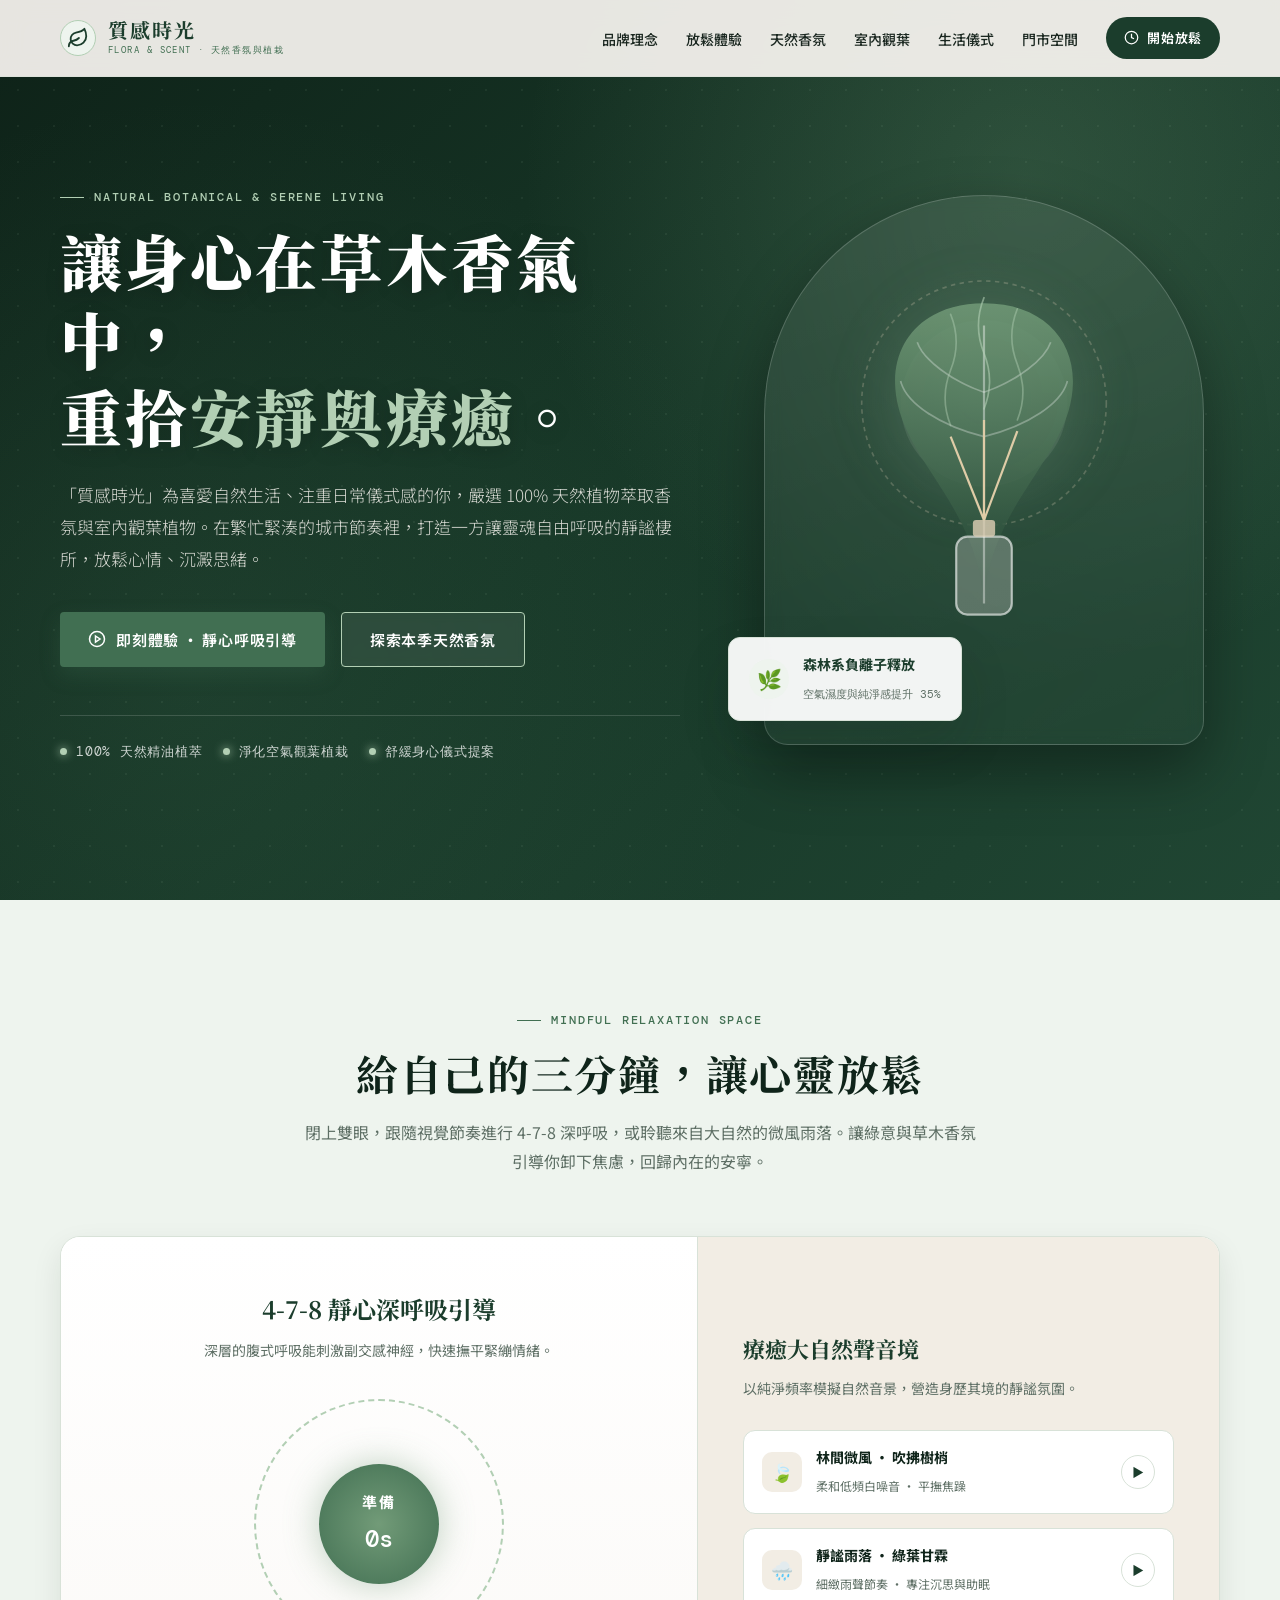
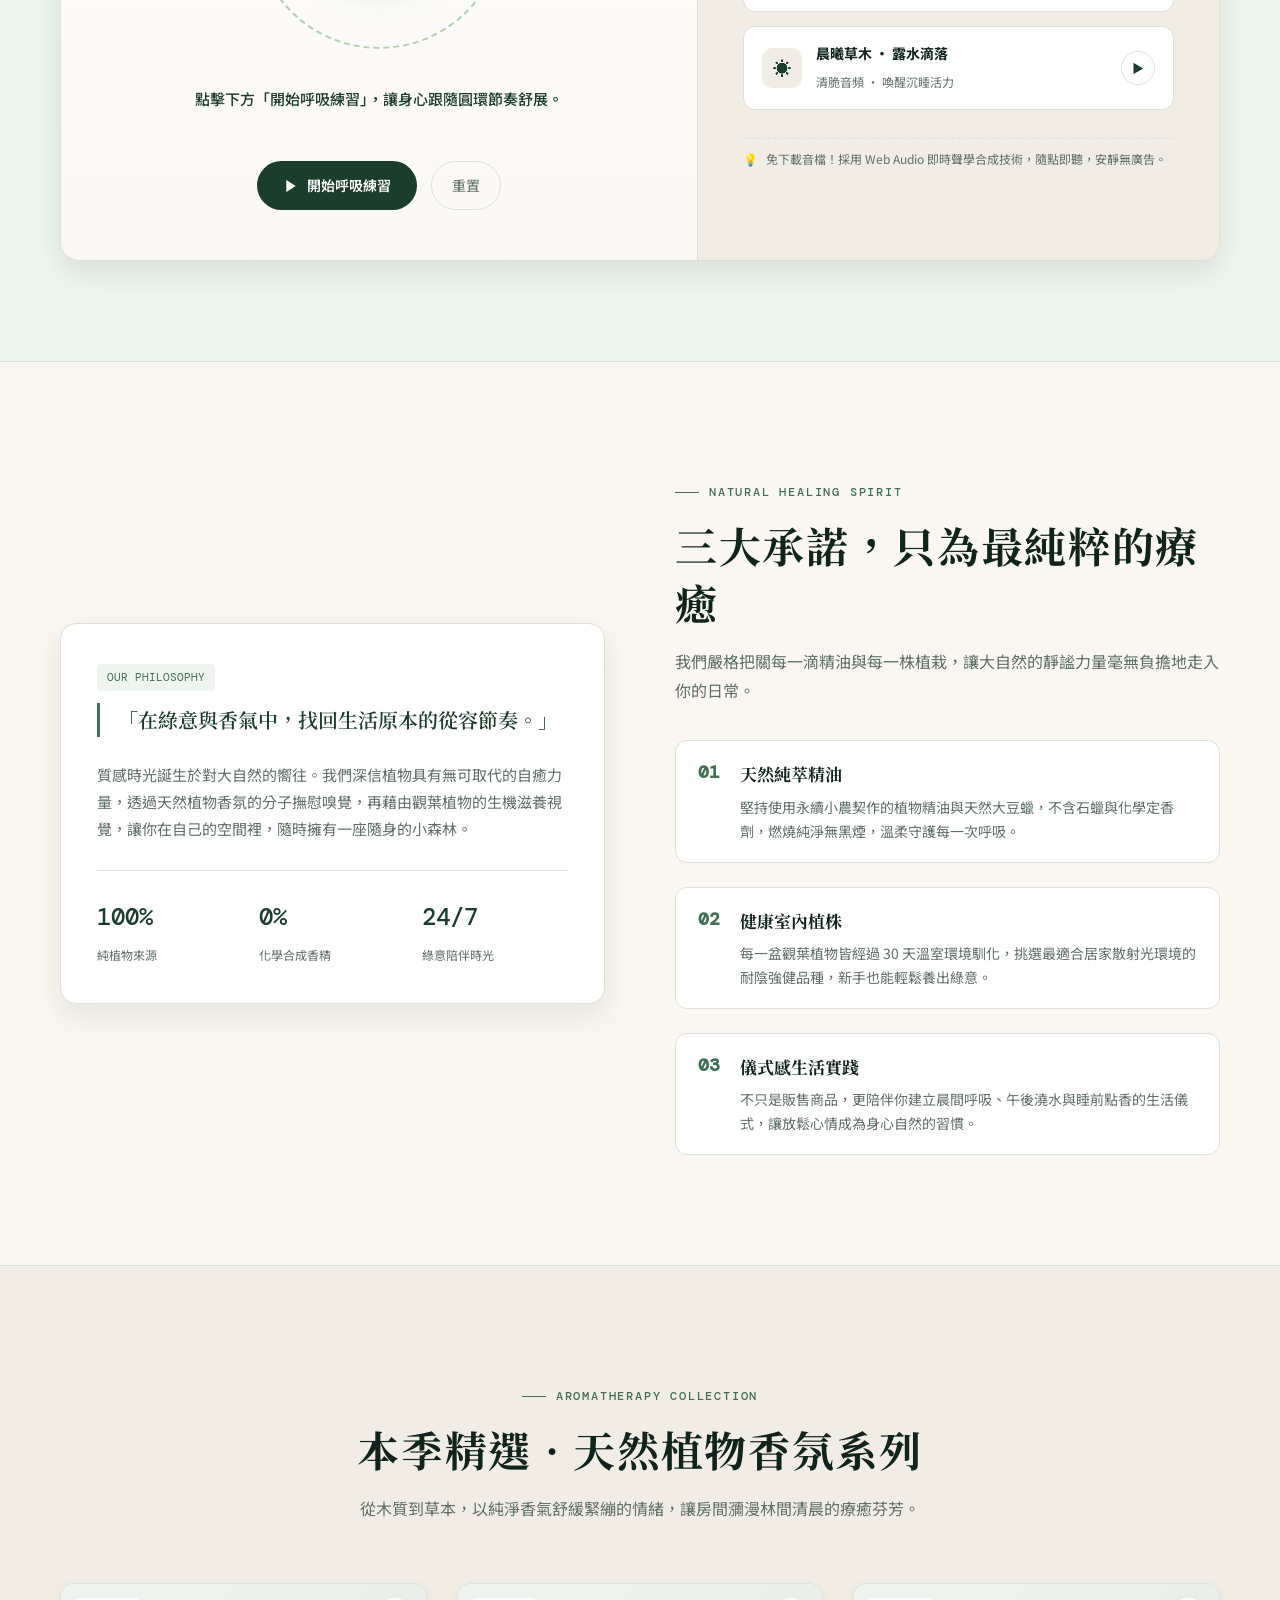
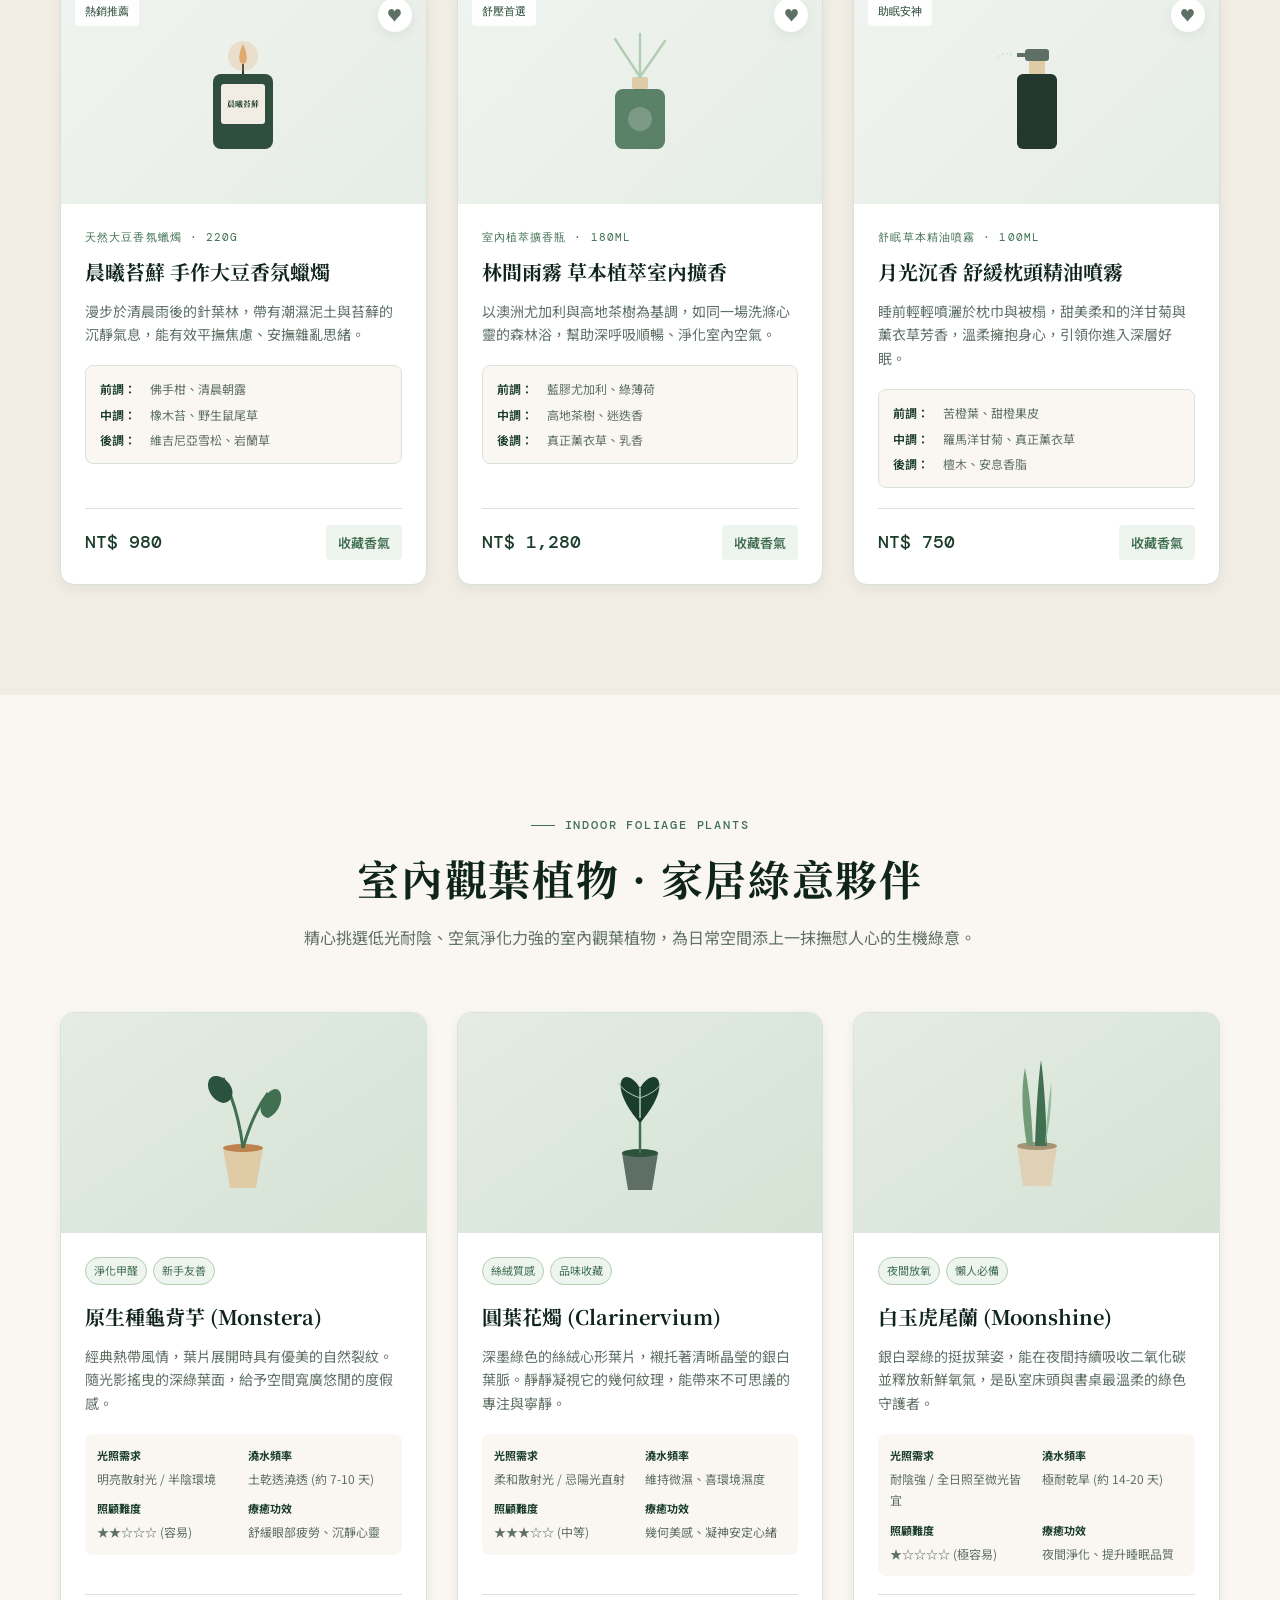
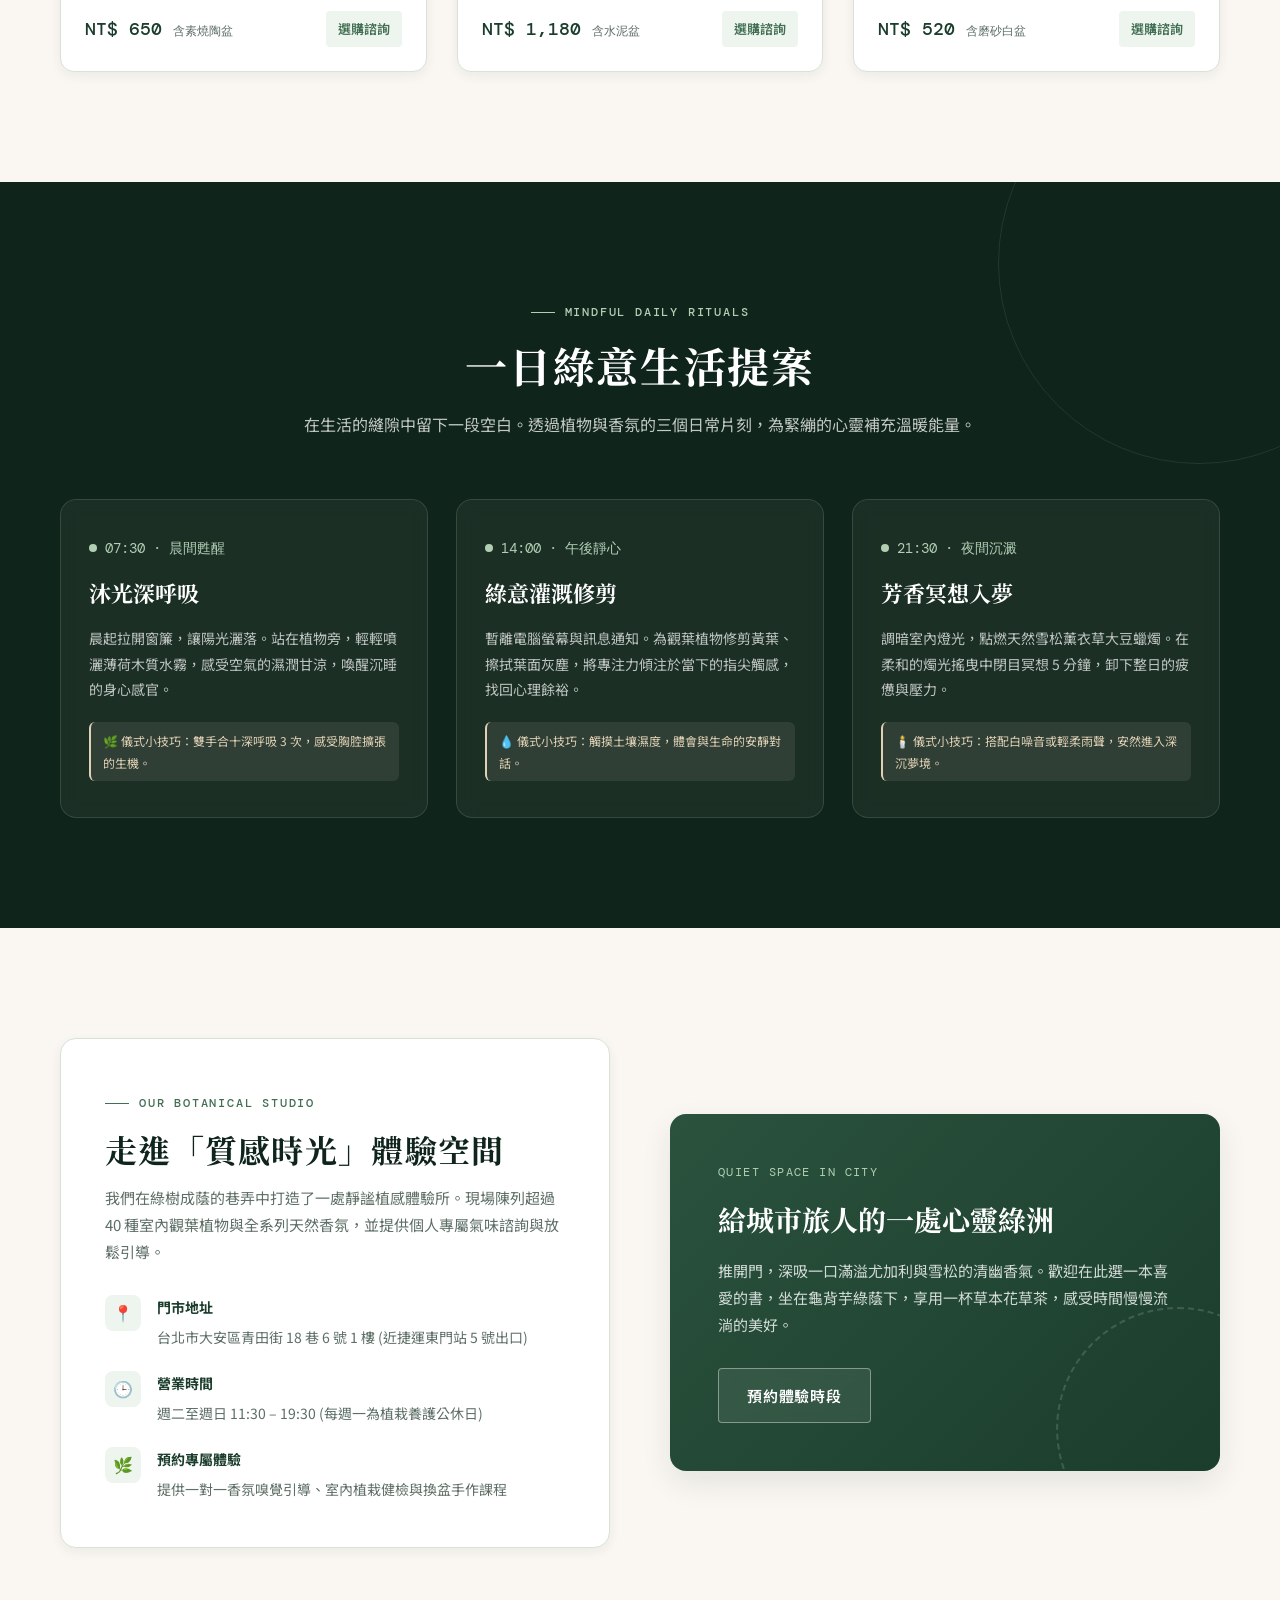
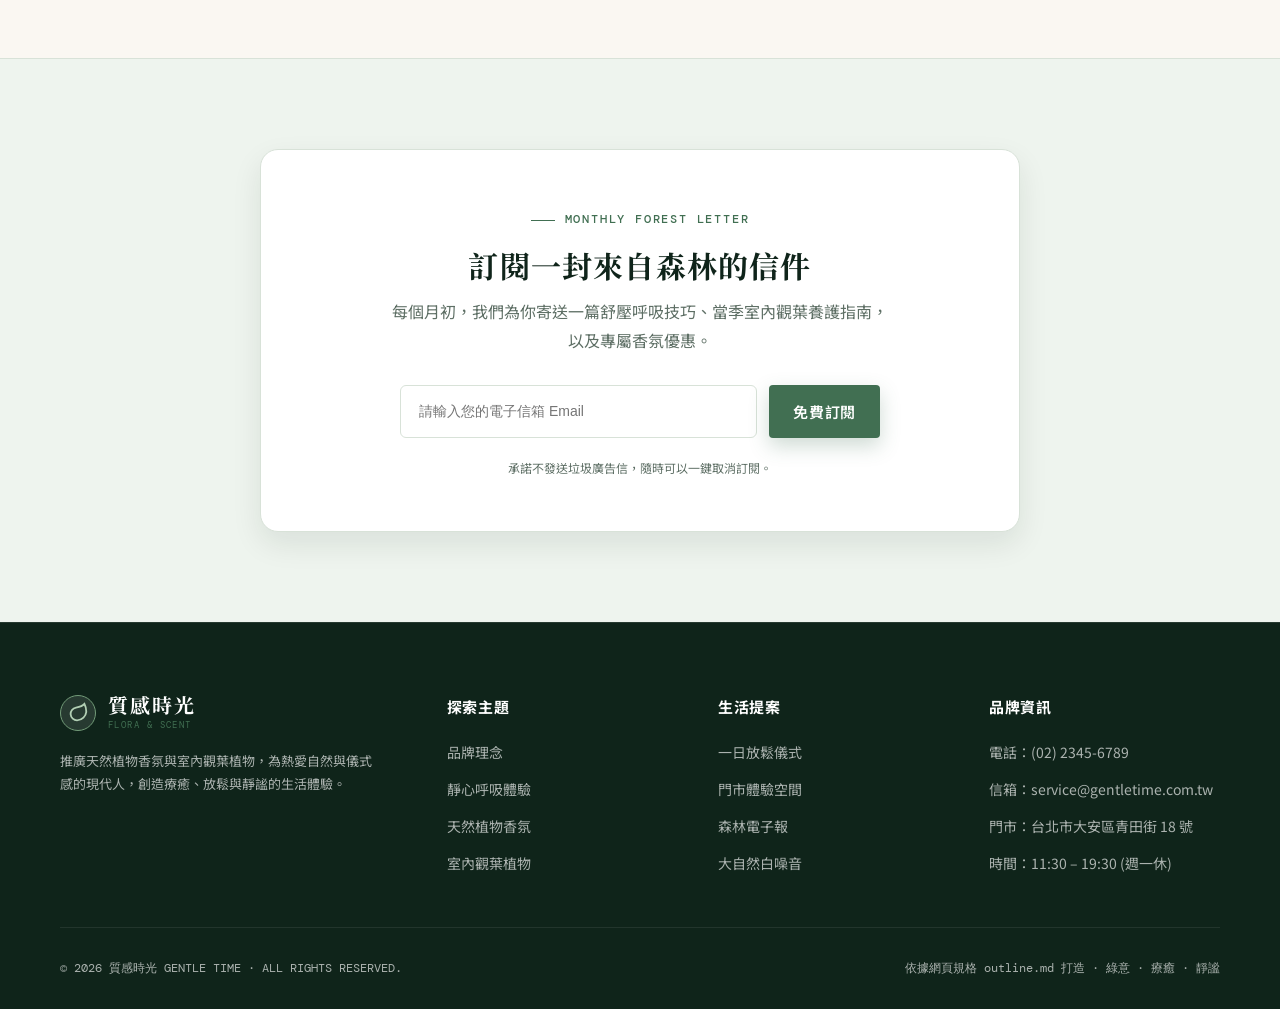
<file: onepage1/index.html>
<!DOCTYPE html>
<html lang="zh-Hant">
<head>
  <meta charset="UTF-8">
  <meta name="viewport" content="width=device-width, initial-scale=1.0">
  <meta name="description" content="質感時光｜推廣天然植物香氛與室內觀葉植物。專為嚮往大自然、注重生活儀式感的你打造，在草木香氣與綠意環繞中舒緩壓力、放鬆心情。">
  <title>質感時光｜天然植物香氛與室內觀葉植物 · 療癒靜謐的放鬆生活</title>
  <link rel="preconnect" href="https://fonts.googleapis.com">
  <link rel="preconnect" href="https://fonts.gstatic.com" crossorigin>
  <link href="https://fonts.googleapis.com/css2?family=DM+Mono:ital,wght@0,400;0,500;1,400&family=Noto+Sans+TC:wght@300;400;500;700&family=Noto+Serif+TC:wght@500;600;700;900&display=swap" rel="stylesheet">
  <style>
    :root {
      --forest-deep: #0f241a;
      --forest: #1b3d2c;
      --forest-mid: #2a523d;
      --moss: #416f52;
      --sage: #729b78;
      --leaf-light: #b2cfb4;
      --mint-mist: #eef4ee;
      --cream: #faf7f2;
      --paper: #f2ede4;
      --sand: #e0d0b6;
      --amber: #bd824d;
      --ink: #1a2720;
      --muted: #5e6f65;
      --line: #d8e2d8;
      --shadow-sm: 0 4px 12px rgba(15, 36, 26, 0.06);
      --shadow-md: 0 12px 30px rgba(15, 36, 26, 0.09);
      --shadow-lg: 0 24px 50px rgba(15, 36, 26, 0.14);
      --transition: all 0.3s cubic-bezier(0.25, 0.8, 0.25, 1);
    }

    * {
      box-sizing: border-box;
      margin: 0;
      padding: 0;
    }

    html {
      scroll-behavior: smooth;
    }

    body {
      background-color: var(--cream);
      color: var(--ink);
      font-family: "Noto Sans TC", -apple-system, BlinkMacSystemFont, "Segoe UI", Roboto, sans-serif;
      font-size: 16px;
      line-height: 1.8;
      -webkit-font-smoothing: antialiased;
      overflow-x: hidden;
    }

    a {
      color: inherit;
      text-decoration: none;
      transition: var(--transition);
    }

    button {
      font: inherit;
      cursor: pointer;
      border: none;
      background: none;
      transition: var(--transition);
    }

    img, svg {
      display: block;
      max-width: 100%;
    }

    .container {
      width: min(1160px, calc(100% - 48px));
      margin: 0 auto;
    }

    .serif {
      font-family: "Noto Serif TC", serif;
    }

    .mono {
      font-family: "DM Mono", monospace;
    }

    /* 頂部導覽列 Header */
    .site-header {
      position: fixed;
      top: 0;
      left: 0;
      width: 100%;
      z-index: 100;
      background: rgba(250, 247, 242, 0.92);
      backdrop-filter: blur(12px);
      -webkit-backdrop-filter: blur(12px);
      border-bottom: 1px solid rgba(216, 226, 216, 0.6);
      transition: var(--transition);
    }

    .site-header.scrolled {
      box-shadow: var(--shadow-sm);
      background: rgba(250, 247, 242, 0.98);
    }

    .nav-bar {
      display: flex;
      align-items: center;
      justify-content: space-between;
      height: 76px;
    }

    .brand-logo {
      display: flex;
      align-items: center;
      gap: 12px;
      color: var(--forest);
    }

    .brand-icon {
      width: 36px;
      height: 36px;
      border-radius: 50%;
      background: var(--mint-mist);
      border: 1px solid var(--leaf-light);
      display: grid;
      place-items: center;
      color: var(--forest);
    }

    .brand-name {
      font-family: "Noto Serif TC", serif;
      font-size: 20px;
      font-weight: 700;
      letter-spacing: 0.1em;
      line-height: 1.2;
    }

    .brand-sub {
      display: block;
      font-family: "DM Mono", monospace;
      font-size: 9px;
      color: var(--moss);
      letter-spacing: 0.16em;
      text-transform: uppercase;
    }

    .nav-menu {
      display: flex;
      align-items: center;
      gap: 28px;
      list-style: none;
    }

    .nav-link {
      font-size: 14px;
      font-weight: 500;
      color: var(--ink);
      position: relative;
      padding: 6px 0;
    }

    .nav-link::after {
      content: "";
      position: absolute;
      bottom: 0;
      left: 0;
      width: 0;
      height: 2px;
      background: var(--moss);
      transition: width 0.25s ease;
    }

    .nav-link:hover::after,
    .nav-link:focus-visible::after {
      width: 100%;
    }

    .btn-relax-nav {
      display: inline-flex;
      align-items: center;
      gap: 8px;
      padding: 9px 18px;
      border-radius: 30px;
      background: var(--forest);
      color: #fff;
      font-size: 13px;
      font-weight: 600;
      letter-spacing: 0.05em;
    }

    .btn-relax-nav:hover {
      background: var(--forest-mid);
      transform: translateY(-2px);
      box-shadow: 0 4px 12px rgba(27, 61, 44, 0.25);
    }

    .mobile-menu-btn {
      display: none;
      font-size: 24px;
      color: var(--forest);
      background: none;
      padding: 8px;
    }

    /* 通用按鈕元件 */
    .btn {
      display: inline-flex;
      align-items: center;
      justify-content: center;
      gap: 10px;
      padding: 13px 28px;
      border-radius: 4px;
      font-size: 15px;
      font-weight: 600;
      letter-spacing: 0.05em;
      transition: var(--transition);
    }

    .btn-primary {
      background: var(--moss);
      color: #fff;
      box-shadow: 0 8px 20px rgba(65, 111, 82, 0.25);
    }

    .btn-primary:hover {
      background: var(--forest-mid);
      transform: translateY(-2px);
      box-shadow: 0 12px 25px rgba(42, 82, 61, 0.3);
    }

    .btn-outline {
      border: 1px solid var(--leaf-light);
      color: #fff;
      background: rgba(255, 255, 255, 0.08);
      backdrop-filter: blur(4px);
    }

    .btn-outline:hover {
      background: rgba(255, 255, 255, 0.2);
      border-color: #fff;
      transform: translateY(-2px);
    }

    .btn-secondary {
      background: var(--paper);
      color: var(--forest);
      border: 1px solid var(--line);
    }

    .btn-secondary:hover {
      background: var(--mint-mist);
      border-color: var(--sage);
      transform: translateY(-2px);
    }

    .eyebrow {
      display: inline-flex;
      align-items: center;
      gap: 10px;
      font-family: "DM Mono", monospace;
      font-size: 12px;
      letter-spacing: 0.15em;
      text-transform: uppercase;
      font-weight: 500;
      margin-bottom: 14px;
      color: var(--moss);
    }

    .eyebrow::before {
      content: "";
      width: 24px;
      height: 1px;
      background: currentColor;
    }

    .section-header {
      text-align: center;
      max-width: 680px;
      margin: 0 auto 60px;
    }

    .section-title {
      font-size: clamp(28px, 3.8vw, 42px);
      font-weight: 700;
      color: var(--forest-deep);
      line-height: 1.35;
      letter-spacing: 0.04em;
    }

    .section-desc {
      margin-top: 16px;
      color: var(--muted);
      font-size: 16px;
      line-height: 1.8;
    }

    /* 英雄區塊 Hero Section */
    .hero {
      position: relative;
      min-height: 100vh;
      background: radial-gradient(circle at 80% 20%, rgba(114, 155, 120, 0.25), transparent 40%),
                  radial-gradient(circle at 15% 75%, rgba(65, 111, 82, 0.2), transparent 45%),
                  linear-gradient(135deg, #0e2218 0%, #173727 50%, #204633 100%);
      color: #fff;
      display: flex;
      align-items: center;
      padding-top: 100px;
      padding-bottom: 60px;
      overflow: hidden;
    }

    .hero-particles {
      position: absolute;
      inset: 0;
      background-image: radial-gradient(rgba(178, 207, 180, 0.12) 1px, transparent 1px);
      background-size: 36px 36px;
      opacity: 0.6;
      pointer-events: none;
    }

    .hero-grid {
      display: grid;
      grid-template-columns: 1.15fr 0.85fr;
      gap: 50px;
      align-items: center;
      position: relative;
      z-index: 2;
    }

    .hero-content {
      max-width: 620px;
    }

    .hero .eyebrow {
      color: var(--leaf-light);
    }

    .hero-title {
      font-size: clamp(38px, 5.2vw, 62px);
      font-weight: 900;
      line-height: 1.25;
      letter-spacing: 0.05em;
      margin-bottom: 24px;
      text-shadow: 0 4px 20px rgba(0, 0, 0, 0.2);
    }

    .hero-title em {
      font-style: normal;
      color: var(--leaf-light);
      position: relative;
    }

    .hero-desc {
      font-size: 17px;
      line-height: 1.9;
      color: rgba(250, 247, 242, 0.84);
      margin-bottom: 36px;
      font-weight: 300;
    }

    .hero-actions {
      display: flex;
      flex-wrap: wrap;
      gap: 16px;
      margin-bottom: 48px;
    }

    .hero-badges {
      display: flex;
      flex-wrap: wrap;
      gap: 20px;
      padding-top: 24px;
      border-top: 1px solid rgba(255, 255, 255, 0.15);
    }

    .hero-badge-item {
      display: flex;
      align-items: center;
      gap: 9px;
      font-size: 13px;
      color: rgba(255, 255, 255, 0.78);
      font-family: "DM Mono", monospace;
      letter-spacing: 0.06em;
    }

    .badge-dot {
      width: 7px;
      height: 7px;
      border-radius: 50%;
      background: var(--leaf-light);
      box-shadow: 0 0 10px var(--leaf-light);
    }

    /* Hero 右側意境插畫 Visual Artwork */
    .hero-visual-card {
      position: relative;
      display: flex;
      justify-content: center;
      align-items: center;
    }

    .artwork-frame {
      width: 100%;
      max-width: 440px;
      aspect-ratio: 4 / 5;
      background: linear-gradient(160deg, rgba(255, 255, 255, 0.08) 0%, rgba(255, 255, 255, 0.02) 100%);
      border: 1px solid rgba(255, 255, 255, 0.18);
      border-radius: 220px 220px 24px 24px;
      padding: 30px;
      position: relative;
      overflow: hidden;
      box-shadow: 0 25px 60px rgba(0, 0, 0, 0.35);
      backdrop-filter: blur(8px);
    }

    .artwork-aura {
      position: absolute;
      top: 15%;
      left: 50%;
      transform: translateX(-50%);
      width: 240px;
      height: 240px;
      border-radius: 50%;
      background: radial-gradient(circle, rgba(178, 207, 180, 0.3) 0%, rgba(65, 111, 82, 0.05) 70%, transparent 100%);
      filter: blur(20px);
      animation: pulseAura 6s ease-in-out infinite alternate;
    }

    @keyframes pulseAura {
      0% { transform: translateX(-50%) scale(0.9); opacity: 0.6; }
      100% { transform: translateX(-50%) scale(1.15); opacity: 0.95; }
    }

    .artwork-svg {
      width: 100%;
      height: 100%;
      position: relative;
      z-index: 2;
    }

    .floating-card {
      position: absolute;
      bottom: 24px;
      left: -20px;
      background: rgba(255, 255, 255, 0.94);
      color: var(--forest-deep);
      padding: 14px 20px;
      border-radius: 12px;
      box-shadow: var(--shadow-lg);
      backdrop-filter: blur(10px);
      display: flex;
      align-items: center;
      gap: 14px;
      animation: floatCard 4s ease-in-out infinite alternate;
      border: 1px solid var(--line);
    }

    @keyframes floatCard {
      0% { transform: translateY(0); }
      100% { transform: translateY(-8px); }
    }

    .floating-card-icon {
      width: 40px;
      height: 40px;
      border-radius: 50%;
      background: var(--mint-mist);
      color: var(--moss);
      display: grid;
      place-items: center;
      font-size: 20px;
    }

    .floating-card-text b {
      display: block;
      font-size: 14px;
      color: var(--forest);
    }

    .floating-card-text span {
      font-size: 11px;
      color: var(--muted);
      font-family: "DM Mono", monospace;
    }

    /* 沉浸式放鬆專區 Relax Zone (核心功能) */
    .relax-zone {
      padding: 100px 0;
      background: var(--mint-mist);
      position: relative;
      border-bottom: 1px solid var(--line);
    }

    .relax-wrapper {
      background: #fff;
      border-radius: 20px;
      border: 1px solid var(--line);
      box-shadow: var(--shadow-md);
      overflow: hidden;
      display: grid;
      grid-template-columns: 1.1fr 0.9fr;
    }

    /* 呼吸練習室 */
    .breath-room {
      padding: 50px 45px;
      display: flex;
      flex-direction: column;
      align-items: center;
      text-align: center;
      background: linear-gradient(180deg, #ffffff 0%, #faf8f5 100%);
      border-right: 1px solid var(--line);
    }

    .breath-header h3 {
      font-size: 24px;
      color: var(--forest);
      margin-bottom: 8px;
    }

    .breath-header p {
      color: var(--muted);
      font-size: 14px;
      max-width: 380px;
    }

    .breath-canvas-container {
      position: relative;
      width: 250px;
      height: 250px;
      margin: 36px 0;
      display: grid;
      place-items: center;
    }

    .breath-outer-circle {
      position: absolute;
      width: 100%;
      height: 100%;
      border-radius: 50%;
      border: 2px dashed var(--leaf-light);
      animation: rotateSlow 40s linear infinite;
    }

    @keyframes rotateSlow {
      from { transform: rotate(0deg); }
      to { transform: rotate(360deg); }
    }

    .breath-circle {
      width: 120px;
      height: 120px;
      border-radius: 50%;
      background: radial-gradient(circle, var(--sage) 0%, var(--moss) 100%);
      box-shadow: 0 0 35px rgba(114, 155, 120, 0.45);
      display: flex;
      flex-direction: column;
      align-items: center;
      justify-content: center;
      color: #fff;
      transition: transform 4s ease-in-out, background 1s ease;
      position: relative;
      z-index: 2;
    }

    .breath-circle.inhale {
      transform: scale(1.7);
      background: radial-gradient(circle, #8fbf96 0%, var(--moss) 100%);
      box-shadow: 0 0 50px rgba(143, 191, 150, 0.65);
    }

    .breath-circle.hold {
      transform: scale(1.7);
      background: radial-gradient(circle, #7ca884 0%, var(--forest-mid) 100%);
      box-shadow: 0 0 60px rgba(124, 168, 132, 0.7);
    }

    .breath-circle.exhale {
      transform: scale(1);
      background: radial-gradient(circle, var(--sage) 0%, var(--moss) 100%);
      box-shadow: 0 0 25px rgba(114, 155, 120, 0.35);
    }

    .breath-status-label {
      font-size: 15px;
      font-weight: 700;
      letter-spacing: 0.1em;
    }

    .breath-timer {
      font-family: "DM Mono", monospace;
      font-size: 24px;
      font-weight: 500;
      margin-top: 2px;
    }

    .breath-guidance-text {
      min-height: 52px;
      font-size: 15px;
      color: var(--forest);
      font-weight: 500;
      margin-bottom: 24px;
    }

    .breath-controls {
      display: flex;
      gap: 14px;
    }

    .btn-breath-start {
      padding: 11px 26px;
      border-radius: 30px;
      background: var(--forest);
      color: #fff;
      font-size: 14px;
      font-weight: 600;
      display: inline-flex;
      align-items: center;
      gap: 8px;
    }

    .btn-breath-start:hover {
      background: var(--forest-mid);
    }

    .btn-breath-reset {
      padding: 11px 20px;
      border-radius: 30px;
      border: 1px solid var(--line);
      color: var(--muted);
      font-size: 14px;
    }

    .btn-breath-reset:hover {
      color: var(--forest);
      border-color: var(--sage);
    }

    /* 白噪音與自然療癒聲景 */
    .sound-room {
      padding: 50px 45px;
      display: flex;
      flex-direction: column;
      justify-content: center;
      background: var(--paper);
    }

    .sound-header h3 {
      font-size: 22px;
      color: var(--forest);
      margin-bottom: 8px;
    }

    .sound-header p {
      color: var(--muted);
      font-size: 14px;
      margin-bottom: 28px;
    }

    .sound-tracks {
      display: grid;
      gap: 14px;
      margin-bottom: 28px;
    }

    .sound-track-card {
      background: #fff;
      border: 1px solid var(--line);
      border-radius: 12px;
      padding: 14px 18px;
      display: flex;
      align-items: center;
      justify-content: space-between;
      cursor: pointer;
      transition: var(--transition);
    }

    .sound-track-card:hover {
      border-color: var(--sage);
      transform: translateX(4px);
    }

    .sound-track-card.active {
      border-color: var(--moss);
      background: var(--mint-mist);
      box-shadow: 0 4px 15px rgba(65, 111, 82, 0.12);
    }

    .sound-info {
      display: flex;
      align-items: center;
      gap: 14px;
    }

    .sound-icon-box {
      width: 40px;
      height: 40px;
      border-radius: 10px;
      background: var(--paper);
      display: grid;
      place-items: center;
      color: var(--forest);
      font-size: 18px;
      transition: var(--transition);
    }

    .sound-track-card.active .sound-icon-box {
      background: var(--forest);
      color: #fff;
    }

    .sound-titles b {
      display: block;
      font-size: 14px;
      color: var(--forest-deep);
    }

    .sound-titles span {
      font-size: 12px;
      color: var(--muted);
    }

    .sound-play-toggle {
      width: 34px;
      height: 34px;
      border-radius: 50%;
      border: 1px solid var(--line);
      display: grid;
      place-items: center;
      color: var(--forest);
      font-size: 12px;
      background: #fff;
    }

    .sound-track-card.active .sound-play-toggle {
      background: var(--moss);
      color: #fff;
      border-color: var(--moss);
    }

    .sound-tip {
      font-size: 12px;
      color: var(--muted);
      line-height: 1.6;
      display: flex;
      align-items: center;
      gap: 8px;
      padding-top: 10px;
      border-top: 1px dashed var(--line);
    }

    /* 品牌理念 About Brand */
    .about-section {
      padding: 110px 0;
      background: var(--cream);
    }

    .about-grid {
      display: grid;
      grid-template-columns: 1fr 1fr;
      gap: 70px;
      align-items: center;
    }

    .about-image-wrap {
      position: relative;
    }

    .about-card-box {
      background: #fff;
      border-radius: 16px;
      border: 1px solid var(--line);
      padding: 36px;
      box-shadow: var(--shadow-md);
      position: relative;
      z-index: 2;
    }

    .about-quote {
      font-size: 20px;
      line-height: 1.7;
      color: var(--forest);
      font-weight: 600;
      margin-bottom: 24px;
      border-left: 3px solid var(--moss);
      padding-left: 18px;
    }

    .about-badge-tag {
      display: inline-block;
      font-family: "DM Mono", monospace;
      font-size: 11px;
      color: var(--moss);
      background: var(--mint-mist);
      padding: 4px 10px;
      border-radius: 4px;
      margin-bottom: 12px;
    }

    .about-stats {
      display: grid;
      grid-template-columns: repeat(3, 1fr);
      gap: 16px;
      margin-top: 28px;
      padding-top: 24px;
      border-top: 1px solid var(--line);
    }

    .stat-item b {
      display: block;
      font-family: "DM Mono", monospace;
      font-size: 24px;
      color: var(--forest);
      font-weight: 500;
    }

    .stat-item span {
      font-size: 12px;
      color: var(--muted);
    }

    .pillars-list {
      display: grid;
      gap: 24px;
      margin-top: 36px;
    }

    .pillar-card {
      display: flex;
      gap: 20px;
      padding: 18px 22px;
      background: #fff;
      border-radius: 12px;
      border: 1px solid var(--line);
      transition: var(--transition);
    }

    .pillar-card:hover {
      border-color: var(--sage);
      box-shadow: var(--shadow-sm);
      transform: translateY(-2px);
    }

    .pillar-num {
      font-family: "DM Mono", monospace;
      font-size: 18px;
      font-weight: 700;
      color: var(--moss);
      line-height: 1;
      padding-top: 4px;
    }

    .pillar-content h4 {
      font-size: 17px;
      color: var(--forest-deep);
      margin-bottom: 6px;
    }

    .pillar-content p {
      font-size: 14px;
      color: var(--muted);
      line-height: 1.7;
    }

    /* 香氛產品專區 Scent Collection */
    .scent-section {
      padding: 110px 0;
      background: var(--paper);
      border-top: 1px solid var(--line);
    }

    .products-grid {
      display: grid;
      grid-template-columns: repeat(3, 1fr);
      gap: 30px;
    }

    .product-card {
      background: #fff;
      border-radius: 14px;
      border: 1px solid var(--line);
      overflow: hidden;
      box-shadow: var(--shadow-sm);
      display: flex;
      flex-direction: column;
      transition: var(--transition);
    }

    .product-card:hover {
      transform: translateY(-6px);
      box-shadow: var(--shadow-lg);
      border-color: var(--leaf-light);
    }

    .product-visual {
      height: 220px;
      background: linear-gradient(135deg, #f0f4f0 0%, #e6ece6 100%);
      display: grid;
      place-items: center;
      position: relative;
      overflow: hidden;
    }

    .product-tag {
      position: absolute;
      top: 14px;
      left: 14px;
      font-family: "DM Mono", monospace;
      font-size: 11px;
      background: rgba(255, 255, 255, 0.9);
      color: var(--forest);
      padding: 4px 10px;
      border-radius: 4px;
      font-weight: 500;
    }

    .product-like-btn {
      position: absolute;
      top: 14px;
      right: 14px;
      width: 34px;
      height: 34px;
      border-radius: 50%;
      background: #fff;
      display: grid;
      place-items: center;
      box-shadow: var(--shadow-sm);
      color: var(--muted);
      font-size: 15px;
    }

    .product-like-btn.liked {
      color: #e05a47;
    }

    .product-body {
      padding: 24px;
      display: flex;
      flex-direction: column;
      flex-grow: 1;
    }

    .product-category {
      font-family: "DM Mono", monospace;
      font-size: 11px;
      color: var(--moss);
      letter-spacing: 0.1em;
      margin-bottom: 6px;
    }

    .product-title {
      font-size: 20px;
      font-weight: 700;
      color: var(--forest-deep);
      margin-bottom: 10px;
    }

    .product-desc {
      font-size: 14px;
      color: var(--muted);
      line-height: 1.7;
      margin-bottom: 18px;
    }

    .notes-box {
      background: var(--cream);
      padding: 12px 14px;
      border-radius: 8px;
      margin-bottom: 20px;
      font-size: 12px;
      border: 1px solid var(--line);
    }

    .notes-row {
      display: flex;
      gap: 8px;
      margin-bottom: 4px;
    }

    .notes-row:last-child {
      margin-bottom: 0;
    }

    .notes-label {
      color: var(--forest);
      font-weight: 600;
      min-width: 42px;
    }

    .notes-val {
      color: var(--muted);
    }

    .product-footer {
      margin-top: auto;
      display: flex;
      align-items: center;
      justify-content: space-between;
      padding-top: 16px;
      border-top: 1px solid var(--line);
    }

    .product-price {
      font-family: "DM Mono", monospace;
      font-size: 18px;
      font-weight: 500;
      color: var(--forest);
    }

    .btn-card-action {
      font-size: 13px;
      font-weight: 600;
      color: var(--moss);
      padding: 6px 12px;
      border-radius: 4px;
      background: var(--mint-mist);
    }

    .btn-card-action:hover {
      background: var(--forest);
      color: #fff;
    }

    /* 觀葉植物專區 Plants Collection */
    .plants-section {
      padding: 110px 0;
      background: var(--cream);
    }

    .plants-grid {
      display: grid;
      grid-template-columns: repeat(3, 1fr);
      gap: 30px;
    }

    .plant-card {
      background: #fff;
      border-radius: 14px;
      border: 1px solid var(--line);
      overflow: hidden;
      box-shadow: var(--shadow-sm);
      transition: var(--transition);
      display: flex;
      flex-direction: column;
    }

    .plant-card:hover {
      transform: translateY(-6px);
      box-shadow: var(--shadow-lg);
      border-color: var(--sage);
    }

    .plant-visual {
      height: 220px;
      background: linear-gradient(145deg, #e4ece3 0%, #d5e2d4 100%);
      display: grid;
      place-items: center;
      position: relative;
    }

    .plant-care-tags {
      display: flex;
      gap: 6px;
      margin-bottom: 14px;
      flex-wrap: wrap;
    }

    .care-tag {
      font-size: 11px;
      padding: 3px 8px;
      border-radius: 20px;
      background: var(--mint-mist);
      color: var(--moss);
      border: 1px solid var(--leaf-light);
    }

    .care-indicators {
      display: grid;
      grid-template-columns: 1fr 1fr;
      gap: 10px;
      background: var(--cream);
      padding: 12px;
      border-radius: 8px;
      margin-bottom: 18px;
      font-size: 12px;
    }

    .care-item b {
      display: block;
      color: var(--forest);
      font-size: 11px;
      margin-bottom: 2px;
    }

    .care-item span {
      color: var(--muted);
    }

    /* 日常生活儀式感提案 Rituals */
    .rituals-section {
      padding: 110px 0;
      background: var(--forest-deep);
      color: #fff;
      position: relative;
      overflow: hidden;
    }

    .rituals-section::before {
      content: "";
      position: absolute;
      top: -120px;
      right: -120px;
      width: 400px;
      height: 400px;
      border-radius: 50%;
      border: 1px solid rgba(178, 207, 180, 0.12);
      pointer-events: none;
    }

    .rituals-section .eyebrow {
      color: var(--leaf-light);
    }

    .rituals-section .section-title {
      color: #fff;
    }

    .rituals-section .section-desc {
      color: rgba(255, 255, 255, 0.75);
    }

    .rituals-timeline {
      display: grid;
      grid-template-columns: repeat(3, 1fr);
      gap: 28px;
      margin-top: 50px;
    }

    .ritual-card {
      background: rgba(255, 255, 255, 0.05);
      border: 1px solid rgba(255, 255, 255, 0.12);
      border-radius: 16px;
      padding: 36px 28px;
      backdrop-filter: blur(8px);
      transition: var(--transition);
      position: relative;
    }

    .ritual-card:hover {
      background: rgba(255, 255, 255, 0.08);
      border-color: var(--leaf-light);
      transform: translateY(-4px);
    }

    .ritual-time {
      font-family: "DM Mono", monospace;
      font-size: 14px;
      color: var(--leaf-light);
      margin-bottom: 12px;
      display: flex;
      align-items: center;
      gap: 8px;
    }

    .ritual-time::before {
      content: "";
      width: 8px;
      height: 8px;
      border-radius: 50%;
      background: var(--leaf-light);
    }

    .ritual-title {
      font-size: 22px;
      font-weight: 700;
      color: #fff;
      margin-bottom: 14px;
    }

    .ritual-desc {
      font-size: 14px;
      line-height: 1.8;
      color: rgba(255, 255, 255, 0.72);
      margin-bottom: 20px;
    }

    .ritual-tip {
      font-size: 12px;
      color: var(--sand);
      background: rgba(224, 208, 182, 0.1);
      padding: 8px 12px;
      border-radius: 6px;
      border-left: 2px solid var(--sand);
    }

    /* 門市與空間 Visit & Space */
    .visit-section {
      padding: 110px 0;
      background: var(--cream);
    }

    .visit-grid {
      display: grid;
      grid-template-columns: 1fr 1fr;
      gap: 60px;
      align-items: center;
    }

    .visit-info-box {
      background: #fff;
      padding: 44px;
      border-radius: 16px;
      border: 1px solid var(--line);
      box-shadow: var(--shadow-sm);
    }

    .info-list {
      display: grid;
      gap: 20px;
      margin-top: 30px;
    }

    .info-item {
      display: flex;
      gap: 16px;
    }

    .info-icon {
      width: 36px;
      height: 36px;
      border-radius: 8px;
      background: var(--mint-mist);
      color: var(--forest);
      display: grid;
      place-items: center;
      font-size: 16px;
      flex-shrink: 0;
    }

    .info-detail b {
      display: block;
      font-size: 14px;
      color: var(--forest);
      margin-bottom: 2px;
    }

    .info-detail span {
      font-size: 14px;
      color: var(--muted);
      line-height: 1.6;
    }

    .store-visual-box {
      background: linear-gradient(135deg, var(--forest-mid) 0%, var(--forest) 100%);
      color: #fff;
      border-radius: 16px;
      padding: 48px;
      position: relative;
      overflow: hidden;
      box-shadow: var(--shadow-md);
    }

    .store-visual-box::after {
      content: "";
      position: absolute;
      bottom: -80px;
      right: -80px;
      width: 240px;
      height: 240px;
      border-radius: 50%;
      border: 2px dashed rgba(255, 255, 255, 0.15);
    }

    .store-tag {
      font-family: "DM Mono", monospace;
      font-size: 12px;
      letter-spacing: 0.12em;
      color: var(--leaf-light);
      margin-bottom: 16px;
    }

    .store-visual-box h3 {
      font-size: 28px;
      line-height: 1.4;
      margin-bottom: 18px;
    }

    .store-visual-box p {
      color: rgba(255, 255, 255, 0.8);
      font-size: 15px;
      line-height: 1.8;
      margin-bottom: 30px;
    }

    /* 電子報訂閱 Newsletter */
    .newsletter-section {
      padding: 90px 0;
      background: var(--mint-mist);
      border-top: 1px solid var(--line);
    }

    .newsletter-card {
      background: #fff;
      border-radius: 18px;
      border: 1px solid var(--line);
      padding: 50px;
      text-align: center;
      max-width: 760px;
      margin: 0 auto;
      box-shadow: var(--shadow-md);
    }

    .newsletter-form {
      display: flex;
      gap: 12px;
      max-width: 480px;
      margin: 30px auto 14px;
    }

    .newsletter-input {
      flex: 1;
      padding: 13px 18px;
      border: 1px solid var(--line);
      border-radius: 6px;
      font-size: 14px;
      outline: none;
      transition: var(--transition);
    }

    .newsletter-input:focus {
      border-color: var(--moss);
      box-shadow: 0 0 0 3px rgba(65, 111, 82, 0.15);
    }

    .newsletter-privacy {
      font-size: 12px;
      color: var(--muted);
    }

    /* 頁尾 Footer */
    .site-footer {
      background: var(--forest-deep);
      color: rgba(255, 255, 255, 0.65);
      padding: 70px 0 30px;
      border-top: 1px solid rgba(255, 255, 255, 0.1);
      font-size: 14px;
    }

    .footer-grid {
      display: grid;
      grid-template-columns: 1.5fr 1fr 1fr 1fr;
      gap: 40px;
      margin-bottom: 50px;
    }

    .footer-brand .brand-logo {
      color: #fff;
      margin-bottom: 16px;
    }

    .footer-brand .brand-icon {
      background: rgba(255, 255, 255, 0.1);
      border-color: var(--sage);
      color: var(--leaf-light);
    }

    .footer-desc {
      line-height: 1.8;
      font-size: 13px;
      max-width: 320px;
    }

    .footer-col h5 {
      color: #fff;
      font-size: 15px;
      margin-bottom: 20px;
      letter-spacing: 0.05em;
    }

    .footer-links {
      list-style: none;
      display: grid;
      gap: 12px;
    }

    .footer-links a:hover {
      color: var(--leaf-light);
    }

    .footer-bottom {
      padding-top: 30px;
      border-top: 1px solid rgba(255, 255, 255, 0.08);
      display: flex;
      justify-content: space-between;
      align-items: center;
      font-size: 12px;
      font-family: "DM Mono", monospace;
    }

    /* 提示彈窗 Toast */
    .toast-msg {
      position: fixed;
      bottom: 30px;
      right: 30px;
      background: var(--forest);
      color: #fff;
      padding: 14px 24px;
      border-radius: 8px;
      box-shadow: var(--shadow-lg);
      font-size: 14px;
      display: flex;
      align-items: center;
      gap: 10px;
      z-index: 999;
      transform: translateY(100px);
      opacity: 0;
      transition: all 0.3s cubic-bezier(0.175, 0.885, 0.32, 1.275);
      border-left: 4px solid var(--leaf-light);
    }

    .toast-msg.show {
      transform: translateY(0);
      opacity: 1;
    }

    /* RWD 響應式設定 */
    @media (max-width: 992px) {
      .hero-grid, .about-grid, .visit-grid, .relax-wrapper {
        grid-template-columns: 1fr;
        gap: 40px;
      }
      .products-grid, .plants-grid, .rituals-timeline {
        grid-template-columns: repeat(2, 1fr);
      }
      .footer-grid {
        grid-template-columns: 1fr 1fr;
      }
      .breath-room {
        border-right: none;
        border-bottom: 1px solid var(--line);
      }
      .artwork-frame {
        max-width: 360px;
      }
    }

    @media (max-width: 768px) {
      .nav-menu {
        display: none;
        position: absolute;
        top: 76px;
        left: 0;
        width: 100%;
        background: var(--cream);
        flex-direction: column;
        padding: 24px 0;
        box-shadow: var(--shadow-md);
        border-bottom: 1px solid var(--line);
      }
      .nav-menu.active {
        display: flex;
      }
      .mobile-menu-btn {
        display: block;
      }
      .products-grid, .plants-grid, .rituals-timeline {
        grid-template-columns: 1fr;
      }
      .footer-grid {
        grid-template-columns: 1fr;
      }
      .newsletter-form {
        flex-direction: column;
      }
      .floating-card {
        display: none;
      }
    }
  </style>
</head>
<body>

  <!-- 頂部導覽列 Header -->
  <header class="site-header" id="siteHeader">
    <div class="container nav-bar">
      <a href="#" class="brand-logo" aria-label="質感時光 首頁">
        <div class="brand-icon">
          <!-- 綠葉與水滴向量圖標 -->
          <svg width="22" height="22" viewBox="0 0 24 24" fill="none" stroke="currentColor" stroke-width="2" stroke-linecap="round" stroke-linejoin="round">
            <path d="M11 20A7 7 0 0 1 9.8 6.1C15.5 5 17 4.48 19 2c1 2 2 4.18 2 8 0 5.5-4.78 10-10 10Z"/>
            <path d="M2 21c0-3 1.85-5.36 5.08-6C9.5 14.52 12 13 13 12"/>
          </svg>
        </div>
        <div>
          <div class="brand-name">質感時光</div>
          <span class="brand-sub">Flora & Scent · 天然香氛與植栽</span>
        </div>
      </a>

      <!-- 電腦版導覽選單 -->
      <ul class="nav-menu" id="navMenu">
        <li><a href="#about" class="nav-link">品牌理念</a></li>
        <li><a href="#relax-zone" class="nav-link">放鬆體驗</a></li>
        <li><a href="#scents" class="nav-link">天然香氛</a></li>
        <li><a href="#plants" class="nav-link">室內觀葉</a></li>
        <li><a href="#rituals" class="nav-link">生活儀式</a></li>
        <li><a href="#visit" class="nav-link">門市空間</a></li>
        <li>
          <a href="#relax-zone" class="btn-relax-nav">
            <svg width="15" height="15" viewBox="0 0 24 24" fill="none" stroke="currentColor" stroke-width="2">
              <circle cx="12" cy="12" r="10"/>
              <path d="M12 6v6l4 2"/>
            </svg>
            開始放鬆
          </a>
        </li>
      </ul>

      <!-- 手機版漢堡按鈕 -->
      <button class="mobile-menu-btn" id="mobileMenuBtn" aria-label="切換選單">
        ☰
      </button>
    </div>
  </header>

  <main>
    <!-- 英雄首頁區塊 Hero Section -->
    <section class="hero" id="hero">
      <div class="hero-particles"></div>
      <div class="container hero-grid">
        <div class="hero-content">
          <div class="eyebrow">Natural Botanical & Serene Living</div>
          <h1 class="hero-title serif">
            讓身心在草木香氣中，<br>重拾<em>安靜與療癒</em>。
          </h1>
          <p class="hero-desc">
            「質感時光」為喜愛自然生活、注重日常儀式感的你，嚴選 100% 天然植物萃取香氛與室內觀葉植物。在繁忙緊湊的城市節奏裡，打造一方讓靈魂自由呼吸的靜謐棲所，放鬆心情、沉澱思緒。
          </p>

          <div class="hero-actions">
            <a href="#relax-zone" class="btn btn-primary">
              <svg width="18" height="18" viewBox="0 0 24 24" fill="none" stroke="currentColor" stroke-width="2">
                <circle cx="12" cy="12" r="10"/>
                <polygon points="10 8 16 12 10 16 10 8"/>
              </svg>
              即刻體驗 · 靜心呼吸引導
            </a>
            <a href="#scents" class="btn btn-outline">
              探索本季天然香氛
            </a>
          </div>

          <div class="hero-badges">
            <div class="hero-badge-item">
              <div class="badge-dot"></div>
              <span>100% 天然精油植萃</span>
            </div>
            <div class="hero-badge-item">
              <div class="badge-dot"></div>
              <span>淨化空氣觀葉植栽</span>
            </div>
            <div class="hero-badge-item">
              <div class="badge-dot"></div>
              <span>舒緩身心儀式提案</span>
            </div>
          </div>
        </div>

        <!-- 靜謐插畫視覺 Visual Artwork -->
        <div class="hero-visual-card">
          <div class="artwork-frame">
            <div class="artwork-aura"></div>
            <!-- 植物與香氛意境 SVG 插畫 -->
            <svg class="artwork-svg" viewBox="0 0 340 420" fill="none" xmlns="http://www.w3.org/2000/svg">
              <!-- 靜謐月光光環 -->
              <circle cx="170" cy="150" r="110" stroke="rgba(224, 208, 182, 0.25)" stroke-width="1.5" stroke-dasharray="4 4"/>
              <circle cx="170" cy="150" r="75" fill="rgba(178, 207, 180, 0.12)"/>
              
              <!-- 龜背芋葉片造型 -->
              <path d="M170 340 C170 240 90 200 90 130 C90 90 120 60 170 60 C220 60 250 90 250 130 C250 200 170 240 170 340 Z" fill="url(#leafGrad)" opacity="0.85"/>
              <path d="M170 80 L170 330" stroke="rgba(255, 255, 255, 0.4)" stroke-width="2"/>
              <path d="M170 140 C140 130 115 110 110 95" stroke="rgba(255, 255, 255, 0.3)" stroke-width="1.5"/>
              <path d="M170 180 C130 170 100 150 95 130" stroke="rgba(255, 255, 255, 0.3)" stroke-width="1.5"/>
              <path d="M170 140 C200 130 225 110 230 95" stroke="rgba(255, 255, 255, 0.3)" stroke-width="1.5"/>
              <path d="M170 180 C210 170 240 150 245 130" stroke="rgba(255, 255, 255, 0.3)" stroke-width="1.5"/>
              
              <!-- 香氛擴香瓶 -->
              <rect x="145" y="270" width="50" height="70" rx="10" fill="rgba(250, 247, 242, 0.25)" stroke="rgba(255, 255, 255, 0.6)" stroke-width="2"/>
              <rect x="160" y="255" width="20" height="15" rx="3" fill="rgba(224, 208, 182, 0.8)"/>
              <!-- 擴香竹條 -->
              <line x1="170" y1="255" x2="140" y2="180" stroke="#dfcca7" stroke-width="2"/>
              <line x1="170" y1="255" x2="170" y2="165" stroke="#dfcca7" stroke-width="2"/>
              <line x1="170" y1="255" x2="200" y2="175" stroke="#dfcca7" stroke-width="2"/>
              
              <!-- 裊裊上升的天然香氣波紋 -->
              <path d="M140 170 Q130 145 140 120 T140 70" stroke="rgba(178, 207, 180, 0.45)" stroke-width="1.5" stroke-linecap="round" fill="none"/>
              <path d="M170 155 Q180 130 170 105 T170 55" stroke="rgba(178, 207, 180, 0.6)" stroke-width="1.5" stroke-linecap="round" fill="none"/>
              <path d="M200 165 Q210 140 200 115 T200 65" stroke="rgba(178, 207, 180, 0.45)" stroke-width="1.5" stroke-linecap="round" fill="none"/>

              <defs>
                <linearGradient id="leafGrad" x1="170" y1="60" x2="170" y2="340" gradientUnits="userSpaceOnUse">
                  <stop stop-color="#729b78"/>
                  <stop offset="1" stop-color="#1b3d2c"/>
                </linearGradient>
              </defs>
            </svg>
          </div>

          <!-- 浮動卡片小標籤 -->
          <div class="floating-card">
            <div class="floating-card-icon">
              🌿
            </div>
            <div class="floating-card-text">
              <b>森林系負離子釋放</b>
              <span>空氣濕度與純淨感提升 35%</span>
            </div>
          </div>
        </div>
      </div>
    </section>

    <!-- 沉浸式放鬆體驗專區 Relax Zone (核心功能：使人放鬆心情) -->
    <section class="relax-zone" id="relax-zone">
      <div class="container">
        <div class="section-header">
          <div class="eyebrow">Mindful Relaxation Space</div>
          <h2 class="section-title serif">給自己的三分鐘，讓心靈放鬆</h2>
          <p class="section-desc">
            閉上雙眼，跟隨視覺節奏進行 4-7-8 深呼吸，或聆聽來自大自然的微風雨落。讓綠意與草木香氛引導你卸下焦慮，回歸內在的安寧。
          </p>
        </div>

        <div class="relax-wrapper">
          <!-- 4-7-8 呼吸練習室 -->
          <div class="breath-room">
            <div class="breath-header">
              <h3 class="serif">4-7-8 靜心深呼吸引導</h3>
              <p>深層的腹式呼吸能刺激副交感神經，快速撫平緊繃情緒。</p>
            </div>

            <div class="breath-canvas-container">
              <div class="breath-outer-circle"></div>
              <div class="breath-circle" id="breathCircle">
                <span class="breath-status-label" id="breathStatus">準備</span>
                <span class="breath-timer" id="breathTimer">0s</span>
              </div>
            </div>

            <div class="breath-guidance-text" id="breathGuidance">
              點擊下方「開始呼吸練習」，讓身心跟隨圓環節奏舒展。
            </div>

            <div class="breath-controls">
              <button class="btn-breath-start" id="btnBreathToggle">
                <svg width="16" height="16" viewBox="0 0 24 24" fill="currentColor">
                  <polygon points="5 3 19 12 5 21 5 3"/>
                </svg>
                <span id="breathBtnText">開始呼吸練習</span>
              </button>
              <button class="btn-breath-reset" id="btnBreathReset">
                重置
              </button>
            </div>
          </div>

          <!-- 大自然聲音體驗室 -->
          <div class="sound-room">
            <div class="sound-header">
              <h3 class="serif">療癒大自然聲音境</h3>
              <p>以純淨頻率模擬自然音景，營造身歷其境的靜謐氛圍。</p>
            </div>

            <div class="sound-tracks">
              <!-- 音效 1: 森林微風 -->
              <div class="sound-track-card" data-sound="breeze">
                <div class="sound-info">
                  <div class="sound-icon-box">🍃</div>
                  <div class="sound-titles">
                    <b>林間微風 · 吹拂樹梢</b>
                    <span>柔和低頻白噪音 · 平撫焦躁</span>
                  </div>
                </div>
                <button class="sound-play-toggle" aria-label="播放林間微風">▶</button>
              </div>

              <!-- 音效 2: 靜謐雨落 -->
              <div class="sound-track-card" data-sound="rain">
                <div class="sound-info">
                  <div class="sound-icon-box">🌧️</div>
                  <div class="sound-titles">
                    <b>靜謐雨落 · 綠葉甘霖</b>
                    <span>細緻雨聲節奏 · 專注沉思與助眠</span>
                  </div>
                </div>
                <button class="sound-play-toggle" aria-label="播放靜謐雨落">▶</button>
              </div>

              <!-- 音效 3: 晨曦草木 -->
              <div class="sound-track-card" data-sound="morning">
                <div class="sound-info">
                  <div class="sound-icon-box">☀️</div>
                  <div class="sound-titles">
                    <b>晨曦草木 · 露水滴落</b>
                    <span>清脆音頻 · 喚醒沉睡活力</span>
                  </div>
                </div>
                <button class="sound-play-toggle" aria-label="播放晨曦草木">▶</button>
              </div>
            </div>

            <div class="sound-tip">
              <span>💡</span>
              <span>免下載音檔！採用 Web Audio 即時聲學合成技術，隨點即聽，安靜無廣告。</span>
            </div>
          </div>
        </div>
      </div>
    </section>

    <!-- 品牌理念 About Section -->
    <section class="about-section" id="about">
      <div class="container about-grid">
        <div class="about-image-wrap">
          <div class="about-card-box">
            <span class="about-badge-tag">OUR PHILOSOPHY</span>
            <div class="about-quote serif">
              「在綠意與香氣中，找回生活原本的從容節奏。」
            </div>
            <p style="color: var(--muted); font-size: 15px; line-height: 1.8;">
              質感時光誕生於對大自然的嚮往。我們深信植物具有無可取代的自癒力量，透過天然植物香氛的分子撫慰嗅覺，再藉由觀葉植物的生機滋養視覺，讓你在自己的空間裡，隨時擁有一座隨身的小森林。
            </p>

            <div class="about-stats">
              <div class="stat-item">
                <b>100%</b>
                <span>純植物來源</span>
              </div>
              <div class="stat-item">
                <b>0%</b>
                <span>化學合成香精</span>
              </div>
              <div class="stat-item">
                <b>24/7</b>
                <span>綠意陪伴時光</span>
              </div>
            </div>
          </div>
        </div>

        <div class="about-text">
          <div class="eyebrow">Natural Healing Spirit</div>
          <h2 class="section-title serif">三大承諾，只為最純粹的療癒</h2>
          <p class="section-desc">
            我們嚴格把關每一滴精油與每一株植栽，讓大自然的靜謐力量毫無負擔地走入你的日常。
          </p>

          <div class="pillars-list">
            <div class="pillar-card">
              <div class="pillar-num">01</div>
              <div class="pillar-content">
                <h4 class="serif">天然純萃精油</h4>
                <p>堅持使用永續小農契作的植物精油與天然大豆蠟，不含石蠟與化學定香劑，燃燒純淨無黑煙，溫柔守護每一次呼吸。</p>
              </div>
            </div>

            <div class="pillar-card">
              <div class="pillar-num">02</div>
              <div class="pillar-content">
                <h4 class="serif">健康室內植株</h4>
                <p>每一盆觀葉植物皆經過 30 天溫室環境馴化，挑選最適合居家散射光環境的耐陰強健品種，新手也能輕鬆養出綠意。</p>
              </div>
            </div>

            <div class="pillar-card">
              <div class="pillar-num">03</div>
              <div class="pillar-content">
                <h4 class="serif">儀式感生活實踐</h4>
                <p>不只是販售商品，更陪伴你建立晨間呼吸、午後澆水與睡前點香的生活儀式，讓放鬆心情成為身心自然的習慣。</p>
              </div>
            </div>
          </div>
        </div>
      </div>
    </section>

    <!-- 天然植物香氛 Scent Collection -->
    <section class="scent-section" id="scents">
      <div class="container">
        <div class="section-header">
          <div class="eyebrow">Aromatherapy Collection</div>
          <h2 class="section-title serif">本季精選 · 天然植物香氛系列</h2>
          <p class="section-desc">
            從木質到草本，以純淨香氣舒緩緊繃的情緒，讓房間瀰漫林間清晨的療癒芬芳。
          </p>
        </div>

        <div class="products-grid">
          <!-- 香氛 1 -->
          <article class="product-card">
            <div class="product-visual">
              <span class="product-tag">熱銷推薦</span>
              <button class="product-like-btn" title="收藏此香氛" aria-label="收藏">♥</button>
              <!-- 香氛蠟燭向量圖 -->
              <svg width="100" height="130" viewBox="0 0 100 130" fill="none">
                <!-- 瓶身 -->
                <rect x="20" y="45" width="60" height="75" rx="8" fill="#1b3d2c" opacity="0.9"/>
                <rect x="28" y="55" width="44" height="40" rx="3" fill="#f2ede4"/>
                <text x="50" y="78" fill="#1b3d2c" font-size="8" font-family="'Noto Serif TC', serif" text-anchor="middle" font-weight="bold">晨曦苔蘚</text>
                <!-- 燭芯與火焰 -->
                <line x1="50" y1="45" x2="50" y2="35" stroke="#333" stroke-width="2"/>
                <path d="M50 15 C45 25 45 35 50 35 C55 35 55 25 50 15 Z" fill="#e0a96d"/>
                <circle cx="50" cy="27" r="15" fill="rgba(224, 169, 109, 0.25)"/>
              </svg>
            </div>
            <div class="product-body">
              <div class="product-category">天然大豆香氛蠟燭 · 220G</div>
              <h3 class="product-title serif">晨曦苔蘚 手作大豆香氛蠟燭</h3>
              <p class="product-desc">漫步於清晨雨後的針葉林，帶有潮濕泥土與苔蘚的沉靜氣息，能有效平撫焦慮、安撫雜亂思緒。</p>
              
              <div class="notes-box">
                <div class="notes-row">
                  <span class="notes-label">前調：</span>
                  <span class="notes-val">佛手柑、清晨朝露</span>
                </div>
                <div class="notes-row">
                  <span class="notes-label">中調：</span>
                  <span class="notes-val">橡木苔、野生鼠尾草</span>
                </div>
                <div class="notes-row">
                  <span class="notes-label">後調：</span>
                  <span class="notes-val">維吉尼亞雪松、岩蘭草</span>
                </div>
              </div>

              <div class="product-footer">
                <span class="product-price">NT$ 980</span>
                <button class="btn-card-action" onclick="showToast('已將「晨曦苔蘚蠟燭」加入心願清單')">收藏香氣</button>
              </div>
            </div>
          </article>

          <!-- 香氛 2 -->
          <article class="product-card">
            <div class="product-visual">
              <span class="product-tag">舒壓首選</span>
              <button class="product-like-btn" title="收藏此香氛" aria-label="收藏">♥</button>
              <!-- 擴香瓶向量圖 -->
              <svg width="100" height="130" viewBox="0 0 100 130" fill="none">
                <rect x="25" y="60" width="50" height="60" rx="8" fill="#416f52" opacity="0.85"/>
                <rect x="42" y="48" width="16" height="12" rx="2" fill="#dfcca7"/>
                <line x1="50" y1="48" x2="25" y2="10" stroke="#b2cfb4" stroke-width="2.5" stroke-linecap="round"/>
                <line x1="50" y1="48" x2="50" y2="5" stroke="#b2cfb4" stroke-width="2.5" stroke-linecap="round"/>
                <line x1="50" y1="48" x2="75" y2="12" stroke="#b2cfb4" stroke-width="2.5" stroke-linecap="round"/>
                <circle cx="50" cy="90" r="12" fill="rgba(255,255,255,0.2)"/>
              </svg>
            </div>
            <div class="product-body">
              <div class="product-category">室內植萃擴香瓶 · 180ML</div>
              <h3 class="product-title serif">林間雨霧 草本植萃室內擴香</h3>
              <p class="product-desc">以澳洲尤加利與高地茶樹為基調，如同一場洗滌心靈的森林浴，幫助深呼吸順暢、淨化室內空氣。</p>
              
              <div class="notes-box">
                <div class="notes-row">
                  <span class="notes-label">前調：</span>
                  <span class="notes-val">藍膠尤加利、綠薄荷</span>
                </div>
                <div class="notes-row">
                  <span class="notes-label">中調：</span>
                  <span class="notes-val">高地茶樹、迷迭香</span>
                </div>
                <div class="notes-row">
                  <span class="notes-label">後調：</span>
                  <span class="notes-val">真正薰衣草、乳香</span>
                </div>
              </div>

              <div class="product-footer">
                <span class="product-price">NT$ 1,280</span>
                <button class="btn-card-action" onclick="showToast('已將「林間雨霧擴香」加入心願清單')">收藏香氣</button>
              </div>
            </div>
          </article>

          <!-- 香氛 3 -->
          <article class="product-card">
            <div class="product-visual">
              <span class="product-tag">助眠安神</span>
              <button class="product-like-btn" title="收藏此香氛" aria-label="收藏">♥</button>
              <!-- 舒眠噴霧向量圖 -->
              <svg width="100" height="130" viewBox="0 0 100 130" fill="none">
                <rect x="30" y="45" width="40" height="75" rx="6" fill="#0f241a" opacity="0.9"/>
                <rect x="42" y="32" width="16" height="13" fill="#dfcca7"/>
                <rect x="38" y="20" width="24" height="12" rx="3" fill="#5e6f65"/>
                <rect x="30" y="24" width="8" height="4" fill="#5e6f65"/>
                <path d="M25 26 Q15 22 10 30" stroke="rgba(178,207,180,0.5)" stroke-width="1.5" stroke-dasharray="2 2"/>
              </svg>
            </div>
            <div class="product-body">
              <div class="product-category">舒眠草本精油噴霧 · 100ML</div>
              <h3 class="product-title serif">月光沉香 舒緩枕頭精油噴霧</h3>
              <p class="product-desc">睡前輕輕噴灑於枕巾與被榻，甜美柔和的洋甘菊與薰衣草芳香，溫柔擁抱身心，引領你進入深層好眠。</p>
              
              <div class="notes-box">
                <div class="notes-row">
                  <span class="notes-label">前調：</span>
                  <span class="notes-val">苦橙葉、甜橙果皮</span>
                </div>
                <div class="notes-row">
                  <span class="notes-label">中調：</span>
                  <span class="notes-val">羅馬洋甘菊、真正薰衣草</span>
                </div>
                <div class="notes-row">
                  <span class="notes-label">後調：</span>
                  <span class="notes-val">檀木、安息香脂</span>
                </div>
              </div>

              <div class="product-footer">
                <span class="product-price">NT$ 750</span>
                <button class="btn-card-action" onclick="showToast('已將「月光沉香噴霧」加入心願清單')">收藏香氣</button>
              </div>
            </div>
          </article>
        </div>
      </div>
    </section>

    <!-- 室內觀葉植物 Plants Collection -->
    <section class="plants-section" id="plants">
      <div class="container">
        <div class="section-header">
          <div class="eyebrow">Indoor Foliage Plants</div>
          <h2 class="section-title serif">室內觀葉植物 · 家居綠意夥伴</h2>
          <p class="section-desc">
            精心挑選低光耐陰、空氣淨化力強的室內觀葉植物，為日常空間添上一抹撫慰人心的生機綠意。
          </p>
        </div>

        <div class="plants-grid">
          <!-- 植物 1: 龜背芋 -->
          <article class="plant-card">
            <div class="plant-visual">
              <!-- 盆栽插畫 -->
              <svg width="120" height="150" viewBox="0 0 120 150" fill="none">
                <!-- 花盆 -->
                <polygon points="40 100 80 100 73 140 47 140" fill="#dfcca7"/>
                <ellipse cx="60" cy="100" rx="20" ry="4" fill="#bd824d"/>
                <!-- 莖與裂葉 -->
                <path d="M60 100 Q55 60 40 30" stroke="#416f52" stroke-width="3"/>
                <path d="M60 100 Q70 65 85 45" stroke="#416f52" stroke-width="3"/>
                <path d="M40 30 C20 20 20 50 40 55 C50 55 55 40 40 30 Z" fill="#2a523d"/>
                <path d="M85 45 C100 30 105 60 85 70 C75 68 75 55 85 45 Z" fill="#416f52"/>
              </svg>
            </div>
            <div class="product-body">
              <div class="plant-care-tags">
                <span class="care-tag">淨化甲醛</span>
                <span class="care-tag">新手友善</span>
              </div>
              <h3 class="product-title serif">原生種龜背芋 (Monstera)</h3>
              <p class="product-desc">經典熱帶風情，葉片展開時具有優美的自然裂紋。隨光影搖曳的深綠葉面，給予空間寬廣悠閒的度假感。</p>

              <div class="care-indicators">
                <div class="care-item">
                  <b>光照需求</b>
                  <span>明亮散射光 / 半陰環境</span>
                </div>
                <div class="care-item">
                  <b>澆水頻率</b>
                  <span>土乾透澆透 (約 7-10 天)</span>
                </div>
                <div class="care-item">
                  <b>照顧難度</b>
                  <span>★★☆☆☆ (容易)</span>
                </div>
                <div class="care-item">
                  <b>療癒功效</b>
                  <span>舒緩眼部疲勞、沉靜心靈</span>
                </div>
              </div>

              <div class="product-footer">
                <span class="product-price">NT$ 650 <small style="font-size:12px;color:var(--muted)">含素燒陶盆</small></span>
                <button class="btn-card-action" onclick="showToast('已加入「原生種龜背芋」諮詢清單')">選購諮詢</button>
              </div>
            </div>
          </article>

          <!-- 植物 2: 圓葉花燭 -->
          <article class="plant-card">
            <div class="plant-visual">
              <svg width="120" height="150" viewBox="0 0 120 150" fill="none">
                <polygon points="42 105 78 105 72 142 48 142" fill="#5e6f65"/>
                <ellipse cx="60" cy="105" rx="18" ry="4" fill="#2a523d"/>
                <!-- 心型葉片與銀白葉脈 -->
                <path d="M60 105 Q60 70 60 40" stroke="#416f52" stroke-width="2.5"/>
                <path d="M60 40 C45 15 25 35 60 75 C95 35 75 15 60 40 Z" fill="#1b3d2c"/>
                <path d="M60 40 L60 70" stroke="#b2cfb4" stroke-width="1.5"/>
                <path d="M60 50 Q45 45 38 35" stroke="#b2cfb4" stroke-width="1"/>
                <path d="M60 50 Q75 45 82 35" stroke="#b2cfb4" stroke-width="1"/>
              </svg>
            </div>
            <div class="product-body">
              <div class="plant-care-tags">
                <span class="care-tag">絲絨質感</span>
                <span class="care-tag">品味收藏</span>
              </div>
              <h3 class="product-title serif">圓葉花燭 (Clarinervium)</h3>
              <p class="product-desc">深墨綠色的絲絨心形葉片，襯托著清晰晶瑩的銀白葉脈。靜靜凝視它的幾何紋理，能帶來不可思議的專注與寧靜。</p>

              <div class="care-indicators">
                <div class="care-item">
                  <b>光照需求</b>
                  <span>柔和散射光 / 忌陽光直射</span>
                </div>
                <div class="care-item">
                  <b>澆水頻率</b>
                  <span>維持微濕、喜環境濕度</span>
                </div>
                <div class="care-item">
                  <b>照顧難度</b>
                  <span>★★★☆☆ (中等)</span>
                </div>
                <div class="care-item">
                  <b>療癒功效</b>
                  <span>幾何美感、凝神安定心緒</span>
                </div>
              </div>

              <div class="product-footer">
                <span class="product-price">NT$ 1,180 <small style="font-size:12px;color:var(--muted)">含水泥盆</small></span>
                <button class="btn-card-action" onclick="showToast('已加入「圓葉花燭」諮詢清單')">選購諮詢</button>
              </div>
            </div>
          </article>

          <!-- 植物 3: 白玉虎尾蘭 -->
          <article class="plant-card">
            <div class="plant-visual">
              <svg width="120" height="150" viewBox="0 0 120 150" fill="none">
                <polygon points="40 98 80 98 74 138 46 138" fill="#e0d0b6"/>
                <ellipse cx="60" cy="98" rx="20" ry="4" fill="#a89274"/>
                <!-- 直立劍型葉片 -->
                <path d="M50 98 Q42 50 48 20 Q54 50 56 98 Z" fill="#729b78"/>
                <path d="M58 98 Q60 40 64 12 Q68 40 70 98 Z" fill="#416f52"/>
                <path d="M68 98 Q76 60 74 35 Q70 65 68 98 Z" fill="#93bfa0"/>
              </svg>
            </div>
            <div class="product-body">
              <div class="plant-care-tags">
                <span class="care-tag">夜間放氧</span>
                <span class="care-tag">懶人必備</span>
              </div>
              <h3 class="product-title serif">白玉虎尾蘭 (Moonshine)</h3>
              <p class="product-desc">銀白翠綠的挺拔葉姿，能在夜間持續吸收二氧化碳並釋放新鮮氧氣，是臥室床頭與書桌最溫柔的綠色守護者。</p>

              <div class="care-indicators">
                <div class="care-item">
                  <b>光照需求</b>
                  <span>耐陰強 / 全日照至微光皆宜</span>
                </div>
                <div class="care-item">
                  <b>澆水頻率</b>
                  <span>極耐乾旱 (約 14-20 天)</span>
                </div>
                <div class="care-item">
                  <b>照顧難度</b>
                  <span>★☆☆☆☆ (極容易)</span>
                </div>
                <div class="care-item">
                  <b>療癒功效</b>
                  <span>夜間淨化、提升睡眠品質</span>
                </div>
              </div>

              <div class="product-footer">
                <span class="product-price">NT$ 520 <small style="font-size:12px;color:var(--muted)">含磨砂白盆</small></span>
                <button class="btn-card-action" onclick="showToast('已加入「白玉虎尾蘭」諮詢清單')">選購諮詢</button>
              </div>
            </div>
          </article>
        </div>
      </div>
    </section>

    <!-- 一日生活儀式感提案 Rituals Section -->
    <section class="rituals-section" id="rituals">
      <div class="container">
        <div class="section-header">
          <div class="eyebrow">Mindful Daily Rituals</div>
          <h2 class="section-title serif">一日綠意生活提案</h2>
          <p class="section-desc">
            在生活的縫隙中留下一段空白。透過植物與香氛的三個日常片刻，為緊繃的心靈補充溫暖能量。
          </p>
        </div>

        <div class="rituals-timeline">
          <!-- 晨間 -->
          <div class="ritual-card">
            <div class="ritual-time">07:30 · 晨間甦醒</div>
            <h3 class="ritual-title serif">沐光深呼吸</h3>
            <p class="ritual-desc">
              晨起拉開窗簾，讓陽光灑落。站在植物旁，輕輕噴灑薄荷木質水霧，感受空氣的濕潤甘涼，喚醒沉睡的身心感官。
            </p>
            <div class="ritual-tip">
              🌿 儀式小技巧：雙手合十深呼吸 3 次，感受胸腔擴張的生機。
            </div>
          </div>

          <!-- 午後 -->
          <div class="ritual-card">
            <div class="ritual-time">14:00 · 午後靜心</div>
            <h3 class="ritual-title serif">綠意灌溉修剪</h3>
            <p class="ritual-desc">
              暫離電腦螢幕與訊息通知。為觀葉植物修剪黃葉、擦拭葉面灰塵，將專注力傾注於當下的指尖觸感，找回心理餘裕。
            </p>
            <div class="ritual-tip">
              💧 儀式小技巧：觸摸土壤濕度，體會與生命的安靜對話。
            </div>
          </div>

          <!-- 睡前 -->
          <div class="ritual-card">
            <div class="ritual-time">21:30 · 夜間沉澱</div>
            <h3 class="ritual-title serif">芳香冥想入夢</h3>
            <p class="ritual-desc">
              調暗室內燈光，點燃天然雪松薰衣草大豆蠟燭。在柔和的燭光搖曳中閉目冥想 5 分鐘，卸下整日的疲憊與壓力。
            </p>
            <div class="ritual-tip">
              🕯️ 儀式小技巧：搭配白噪音或輕柔雨聲，安然進入深沉夢境。
            </div>
          </div>
        </div>
      </div>
    </section>

    <!-- 概念門市與空間 Visit & Space -->
    <section class="visit-section" id="visit">
      <div class="container visit-grid">
        <div class="visit-info-box">
          <div class="eyebrow">Our Botanical Studio</div>
          <h2 class="section-title serif" style="font-size: 32px; text-align: left; margin-bottom: 12px;">
            走進「質感時光」體驗空間
          </h2>
          <p style="color: var(--muted); font-size: 15px; line-height: 1.8;">
            我們在綠樹成蔭的巷弄中打造了一處靜謐植感體驗所。現場陳列超過 40 種室內觀葉植物與全系列天然香氛，並提供個人專屬氣味諮詢與放鬆引導。
          </p>

          <div class="info-list">
            <div class="info-item">
              <div class="info-icon">📍</div>
              <div class="info-detail">
                <b>門市地址</b>
                <span>台北市大安區青田街 18 巷 6 號 1 樓 (近捷運東門站 5 號出口)</span>
              </div>
            </div>

            <div class="info-item">
              <div class="info-icon">🕒</div>
              <div class="info-detail">
                <b>營業時間</b>
                <span>週二至週日 11:30 – 19:30 (每週一為植栽養護公休日)</span>
              </div>
            </div>

            <div class="info-item">
              <div class="info-icon">🌿</div>
              <div class="info-detail">
                <b>預約專屬體驗</b>
                <span>提供一對一香氛嗅覺引導、室內植栽健檢與換盆手作課程</span>
              </div>
            </div>
          </div>
        </div>

        <div class="store-visual-box">
          <div class="store-tag">QUIET SPACE IN CITY</div>
          <h3 class="serif">給城市旅人的一處心靈綠洲</h3>
          <p>
            推開門，深吸一口滿溢尤加利與雪松的清幽香氣。歡迎在此選一本喜愛的書，坐在龜背芋綠蔭下，享用一杯草本花草茶，感受時間慢慢流淌的美好。
          </p>
          <a href="#newsletter" class="btn btn-outline" style="color: #fff; border-color: rgba(255,255,255,0.4);">
            預約體驗時段
          </a>
        </div>
      </div>
    </section>

    <!-- 電子報訂閱 Newsletter -->
    <section class="newsletter-section" id="newsletter">
      <div class="container">
        <div class="newsletter-card">
          <div class="eyebrow">Monthly Forest Letter</div>
          <h2 class="section-title serif" style="font-size: 30px;">訂閱一封來自森林的信件</h2>
          <p class="section-desc" style="max-width: 500px; margin: 12px auto 0;">
            每個月初，我們為你寄送一篇舒壓呼吸技巧、當季室內觀葉養護指南，以及專屬香氛優惠。
          </p>

          <form class="newsletter-form" onsubmit="handleSubscribe(event)">
            <input type="email" class="newsletter-input" placeholder="請輸入您的電子信箱 Email" required id="subEmail">
            <button type="submit" class="btn btn-primary" style="padding: 13px 24px; white-space: nowrap;">
              免費訂閱
            </button>
          </form>

          <span class="newsletter-privacy">承諾不發送垃圾廣告信，隨時可以一鍵取消訂閱。</span>
        </div>
      </div>
    </section>
  </main>

  <!-- 頁尾 Footer -->
  <footer class="site-footer">
    <div class="container">
      <div class="footer-grid">
        <div class="footer-brand">
          <div class="brand-logo">
            <div class="brand-icon">
              <svg width="22" height="22" viewBox="0 0 24 24" fill="none" stroke="currentColor" stroke-width="2">
                <path d="M11 20A7 7 0 0 1 9.8 6.1C15.5 5 17 4.48 19 2c1 2 2 4.18 2 8 0 5.5-4.78 10-10 10Z"/>
              </svg>
            </div>
            <div>
              <div class="brand-name">質感時光</div>
              <span class="brand-sub">FLORA & SCENT</span>
            </div>
          </div>
          <p class="footer-desc">
            推廣天然植物香氛與室內觀葉植物，為熱愛自然與儀式感的現代人，創造療癒、放鬆與靜謐的生活體驗。
          </p>
        </div>

        <div class="footer-col">
          <h5>探索主題</h5>
          <ul class="footer-links">
            <li><a href="#about">品牌理念</a></li>
            <li><a href="#relax-zone">靜心呼吸體驗</a></li>
            <li><a href="#scents">天然植物香氛</a></li>
            <li><a href="#plants">室內觀葉植物</a></li>
          </ul>
        </div>

        <div class="footer-col">
          <h5>生活提案</h5>
          <ul class="footer-links">
            <li><a href="#rituals">一日放鬆儀式</a></li>
            <li><a href="#visit">門市體驗空間</a></li>
            <li><a href="#newsletter">森林電子報</a></li>
            <li><a href="#relax-zone">大自然白噪音</a></li>
          </ul>
        </div>

        <div class="footer-col">
          <h5>品牌資訊</h5>
          <ul class="footer-links">
            <li>電話：(02) 2345-6789</li>
            <li>信箱：service@gentletime.com.tw</li>
            <li>門市：台北市大安區青田街 18 號</li>
            <li>時間：11:30 – 19:30 (週一休)</li>
          </ul>
        </div>
      </div>

      <div class="footer-bottom">
        <div>© 2026 質感時光 GENTLE TIME · ALL RIGHTS RESERVED.</div>
        <div>依據網頁規格 outline.md 打造 · 綠意 · 療癒 · 靜謐</div>
      </div>
    </div>
  </footer>

  <!-- 提示浮動窗 Toast Notification -->
  <div class="toast-msg" id="toastMsg">
    <span id="toastIcon">🌿</span>
    <span id="toastText">訊息提示</span>
  </div>

  <!-- JavaScript 交互腳本 -->
  <script>
    // 1. 導覽列捲動效果與手機選單切換
    const siteHeader = document.getElementById('siteHeader');
    const mobileMenuBtn = document.getElementById('mobileMenuBtn');
    const navMenu = document.getElementById('navMenu');

    window.addEventListener('scroll', () => {
      if (window.scrollY > 40) {
        siteHeader.classList.add('scrolled');
      } else {
        siteHeader.classList.remove('scrolled');
      }
    });

    mobileMenuBtn.addEventListener('click', () => {
      navMenu.classList.toggle('active');
      mobileMenuBtn.textContent = navMenu.classList.contains('active') ? '✕' : '☰';
    });

    // 點擊導覽連結關閉手機選單
    document.querySelectorAll('.nav-link, .btn-relax-nav').forEach(link => {
      link.addEventListener('click', () => {
        navMenu.classList.remove('active');
        mobileMenuBtn.textContent = '☰';
      });
    });

    // 2. 4-7-8 靜心呼吸引導功能
    const breathCircle = document.getElementById('breathCircle');
    const breathStatus = document.getElementById('breathStatus');
    const breathTimer = document.getElementById('breathTimer');
    const breathGuidance = document.getElementById('breathGuidance');
    const btnBreathToggle = document.getElementById('btnBreathToggle');
    const btnBreathReset = document.getElementById('btnBreathReset');
    const breathBtnText = document.getElementById('breathBtnText');

    let isBreathing = false;
    let breathInterval = null;
    let breathTimeLeft = 0;
    let currentPhase = 'idle'; // 'inhale', 'hold', 'exhale'

    const PHASES = [
      { name: '吸氣', duration: 4, class: 'inhale', text: '請用鼻子緩緩深吸氣 4 秒，感受植物的草木清新⋯' },
      { name: '屏息', duration: 7, class: 'hold', text: '屏住呼吸 7 秒，讓平靜安穩的能量沉澱於內心⋯' },
      { name: '吐氣', duration: 8, class: 'exhale', text: '用嘴巴徐徐吐出所有氣息 8 秒，徹底釋放肩頸壓力⋯' }
    ];

    let phaseIndex = 0;

    function startPhase() {
      const phase = PHASES[phaseIndex];
      currentPhase = phase.class;
      breathTimeLeft = phase.duration;

      breathStatus.textContent = phase.name;
      breathTimer.textContent = `${breathTimeLeft}s`;
      breathGuidance.textContent = phase.text;

      breathCircle.className = `breath-circle ${phase.class}`;

      breathInterval = setInterval(() => {
        breathTimeLeft--;
        if (breathTimeLeft > 0) {
          breathTimer.textContent = `${breathTimeLeft}s`;
        } else {
          clearInterval(breathInterval);
          // 切換下一階段
          phaseIndex = (phaseIndex + 1) % PHASES.length;
          startPhase();
        }
      }, 1000);
    }

    function toggleBreathing() {
      if (!isBreathing) {
        isBreathing = true;
        phaseIndex = 0;
        breathBtnText.textContent = '暫停練習';
        startPhase();
      } else {
        isBreathing = false;
        clearInterval(breathInterval);
        breathBtnText.textContent = '繼續練習';
        breathStatus.textContent = '暫停';
        breathGuidance.textContent = '練習已暫停，隨時可再次點擊繼續。';
      }
    }

    function resetBreathing() {
      isBreathing = false;
      clearInterval(breathInterval);
      phaseIndex = 0;
      breathCircle.className = 'breath-circle';
      breathStatus.textContent = '準備';
      breathTimer.textContent = '0s';
      breathGuidance.textContent = '點擊「開始呼吸練習」，讓身心跟隨圓環節奏舒展。';
      breathBtnText.textContent = '開始呼吸練習';
    }

    btnBreathToggle.addEventListener('click', toggleBreathing);
    btnBreathReset.addEventListener('click', resetBreathing);

    // 3. Web Audio API 大自然聲音模擬器 (純原生合成，免外部檔案)
    let audioCtx = null;
    let activeSoundType = null;
    let noiseNode = null;
    let gainNode = null;
    let filterNode = null;

    function initAudioContext() {
      if (!audioCtx) {
        const AudioContextClass = window.AudioContext || window.webkitAudioContext;
        audioCtx = new AudioContextClass();
      }
      if (audioCtx.state === 'suspended') {
        audioCtx.resume();
      }
    }

    function createNoiseBuffer(type) {
      const bufferSize = audioCtx.sampleRate * 2;
      const buffer = audioCtx.createBuffer(1, bufferSize, audioCtx.sampleRate);
      const data = buffer.getChannelData(0);
      let lastOut = 0.0;

      for (let i = 0; i < bufferSize; i++) {
        const white = Math.random() * 2 - 1;
        if (type === 'rain') {
          // 粉紅噪音 (Pink Noise) 模擬細雨
          data[i] = (lastOut + (0.02 * white)) / 1.02;
          lastOut = data[i];
          data[i] *= 3.5;
        } else if (type === 'breeze') {
          // 棕色噪音 (Brown Noise) 模擬柔和微風
          data[i] = (lastOut + (0.015 * white)) / 1.015;
          lastOut = data[i];
          data[i] *= 2.5;
        } else {
          // 晨光輕盈頻率
          data[i] = white * 0.15;
        }
      }
      return buffer;
    }

    function playSound(type) {
      initAudioContext();
      stopSound();

      const bufferSource = audioCtx.createBufferSource();
      bufferSource.buffer = createNoiseBuffer(type);
      bufferSource.loop = true;

      filterNode = audioCtx.createBiquadFilter();
      gainNode = audioCtx.createGain();

      if (type === 'rain') {
        filterNode.type = 'lowpass';
        filterNode.frequency.setValueAtTime(800, audioCtx.currentTime);
        gainNode.gain.setValueAtTime(0.08, audioCtx.currentTime);
      } else if (type === 'breeze') {
        filterNode.type = 'lowpass';
        filterNode.frequency.setValueAtTime(350, audioCtx.currentTime);
        gainNode.gain.setValueAtTime(0.12, audioCtx.currentTime);
      } else {
        filterNode.type = 'bandpass';
        filterNode.frequency.setValueAtTime(1200, audioCtx.currentTime);
        filterNode.Q.setValueAtTime(2, audioCtx.currentTime);
        gainNode.gain.setValueAtTime(0.06, audioCtx.currentTime);
      }

      bufferSource.connect(filterNode);
      filterNode.connect(gainNode);
      gainNode.connect(audioCtx.destination);

      bufferSource.start();
      noiseNode = bufferSource;
      activeSoundType = type;
    }

    function stopSound() {
      if (noiseNode) {
        try {
          noiseNode.stop();
          noiseNode.disconnect();
        } catch (e) {}
        noiseNode = null;
      }
      activeSoundType = null;
    }

    // 音效卡片點擊切換
    const soundCards = document.querySelectorAll('.sound-track-card');
    soundCards.forEach(card => {
      card.addEventListener('click', () => {
        const soundType = card.dataset.sound;
        if (card.classList.contains('active')) {
          stopSound();
          card.classList.remove('active');
          card.querySelector('.sound-play-toggle').textContent = '▶';
          showToast('已停止自然聲音播放');
        } else {
          soundCards.forEach(c => {
            c.classList.remove('active');
            c.querySelector('.sound-play-toggle').textContent = '▶';
          });
          card.classList.add('active');
          card.querySelector('.sound-play-toggle').textContent = '❚❚';
          playSound(soundType);
          showToast(`正在播放：${card.querySelector('.sound-titles b').textContent}`);
        }
      });
    });

    // 4. 愛心收藏按鈕切換
    document.querySelectorAll('.product-like-btn').forEach(btn => {
      btn.addEventListener('click', (e) => {
        e.stopPropagation();
        btn.classList.toggle('liked');
        if (btn.classList.contains('liked')) {
          showToast('已將此品項加入我的喜愛清單 ♥');
        } else {
          showToast('已從喜愛清單中移除');
        }
      });
    });

    // 5. 電子報訂閱處理
    function handleSubscribe(e) {
      e.preventDefault();
      const email = document.getElementById('subEmail').value;
      if (email) {
        showToast(`感謝訂閱！放鬆指南已寄送至 ${email}`);
        document.getElementById('subEmail').value = '';
      }
    }

    // 6. 浮動提示 Toast
    let toastTimeout = null;
    function showToast(message) {
      const toast = document.getElementById('toastMsg');
      const toastText = document.getElementById('toastText');
      toastText.textContent = message;
      toast.classList.add('show');

      clearTimeout(toastTimeout);
      toastTimeout = setTimeout(() => {
        toast.classList.remove('show');
      }, 3500);
    }
  </script>
</body>
</html>
</file>
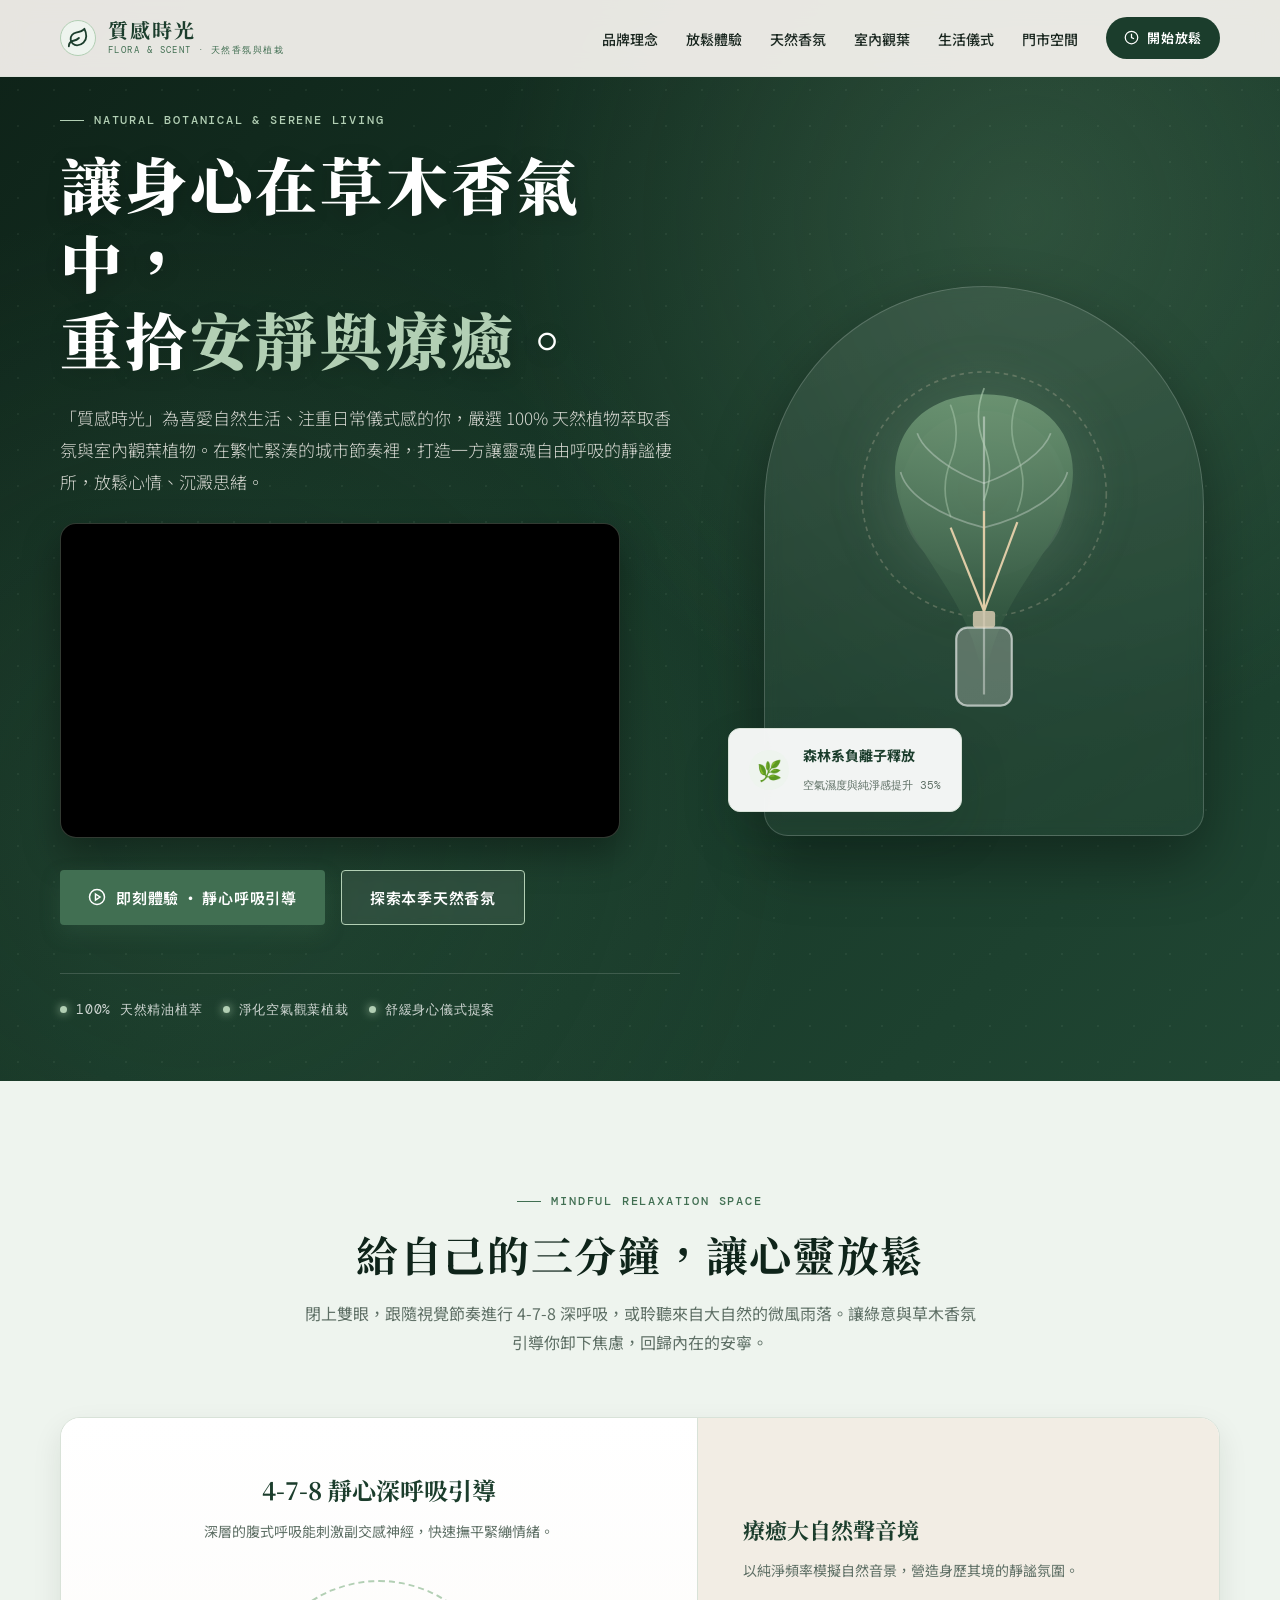
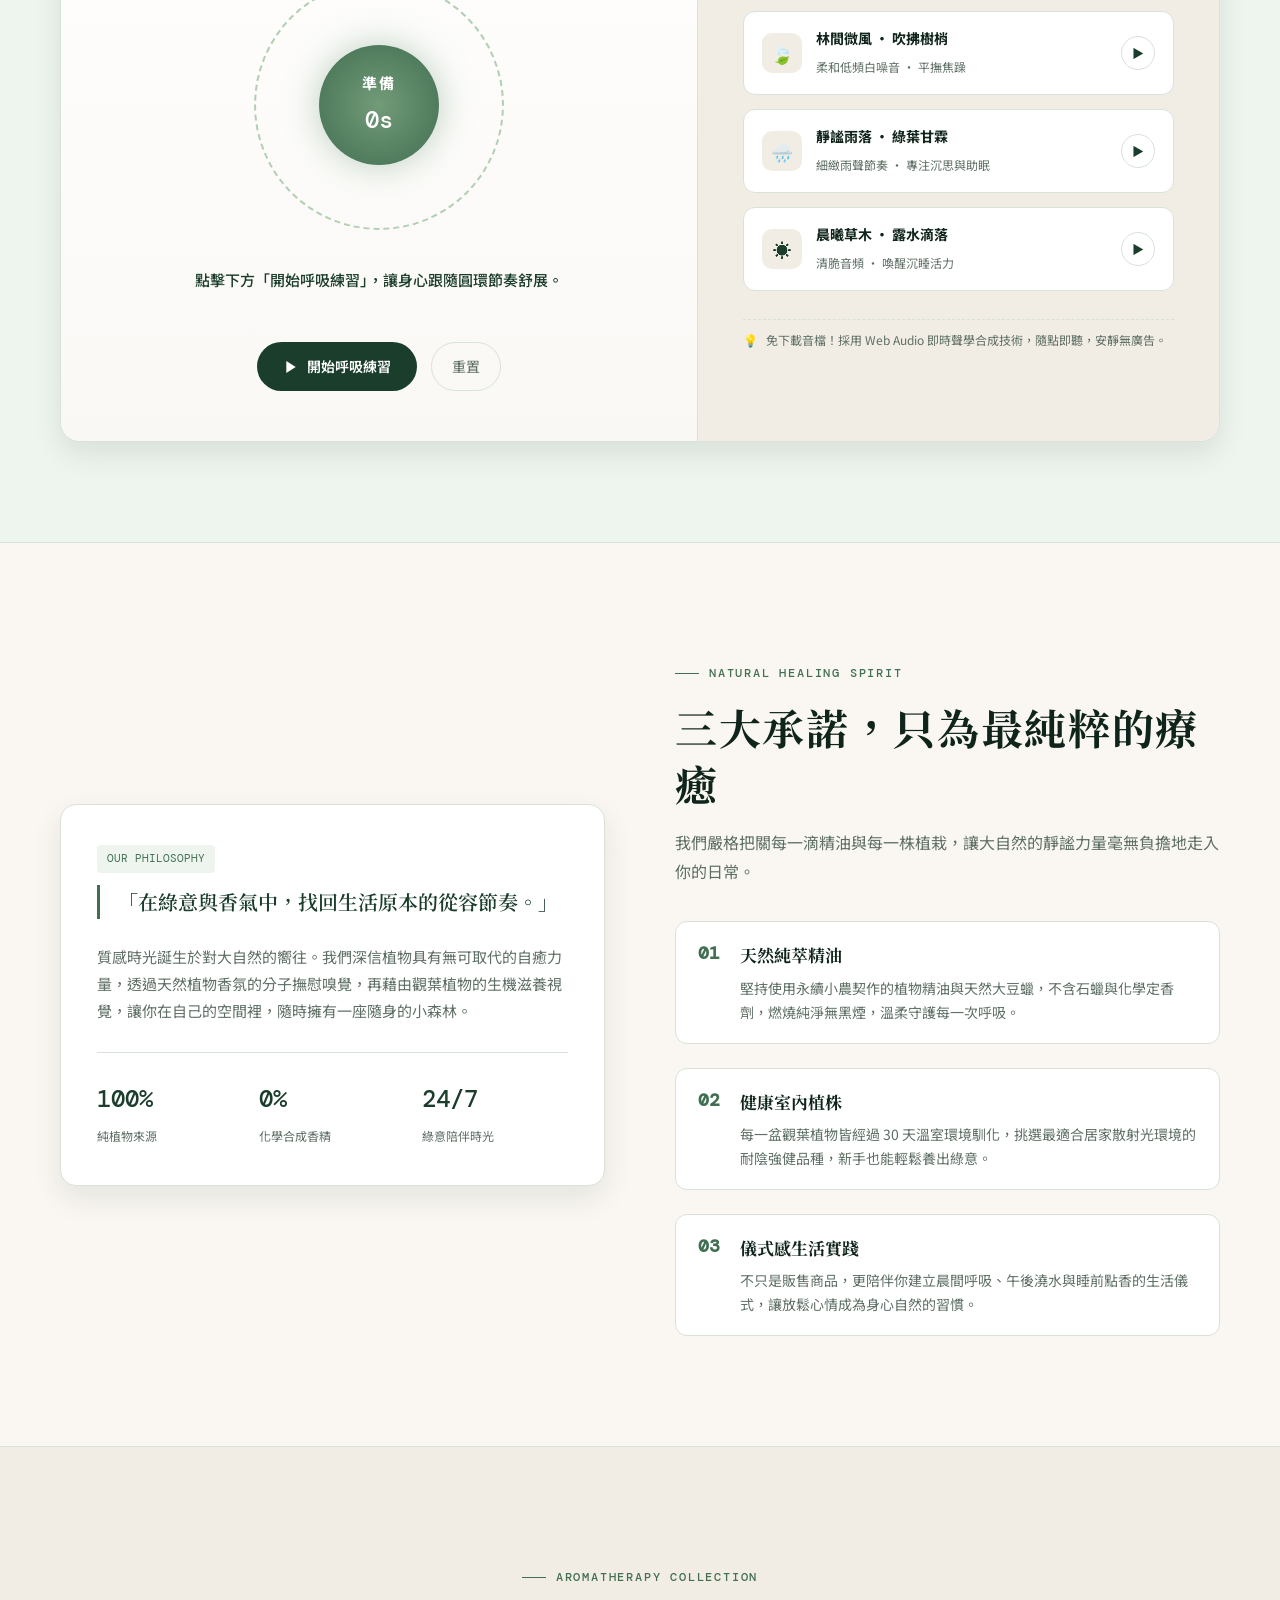
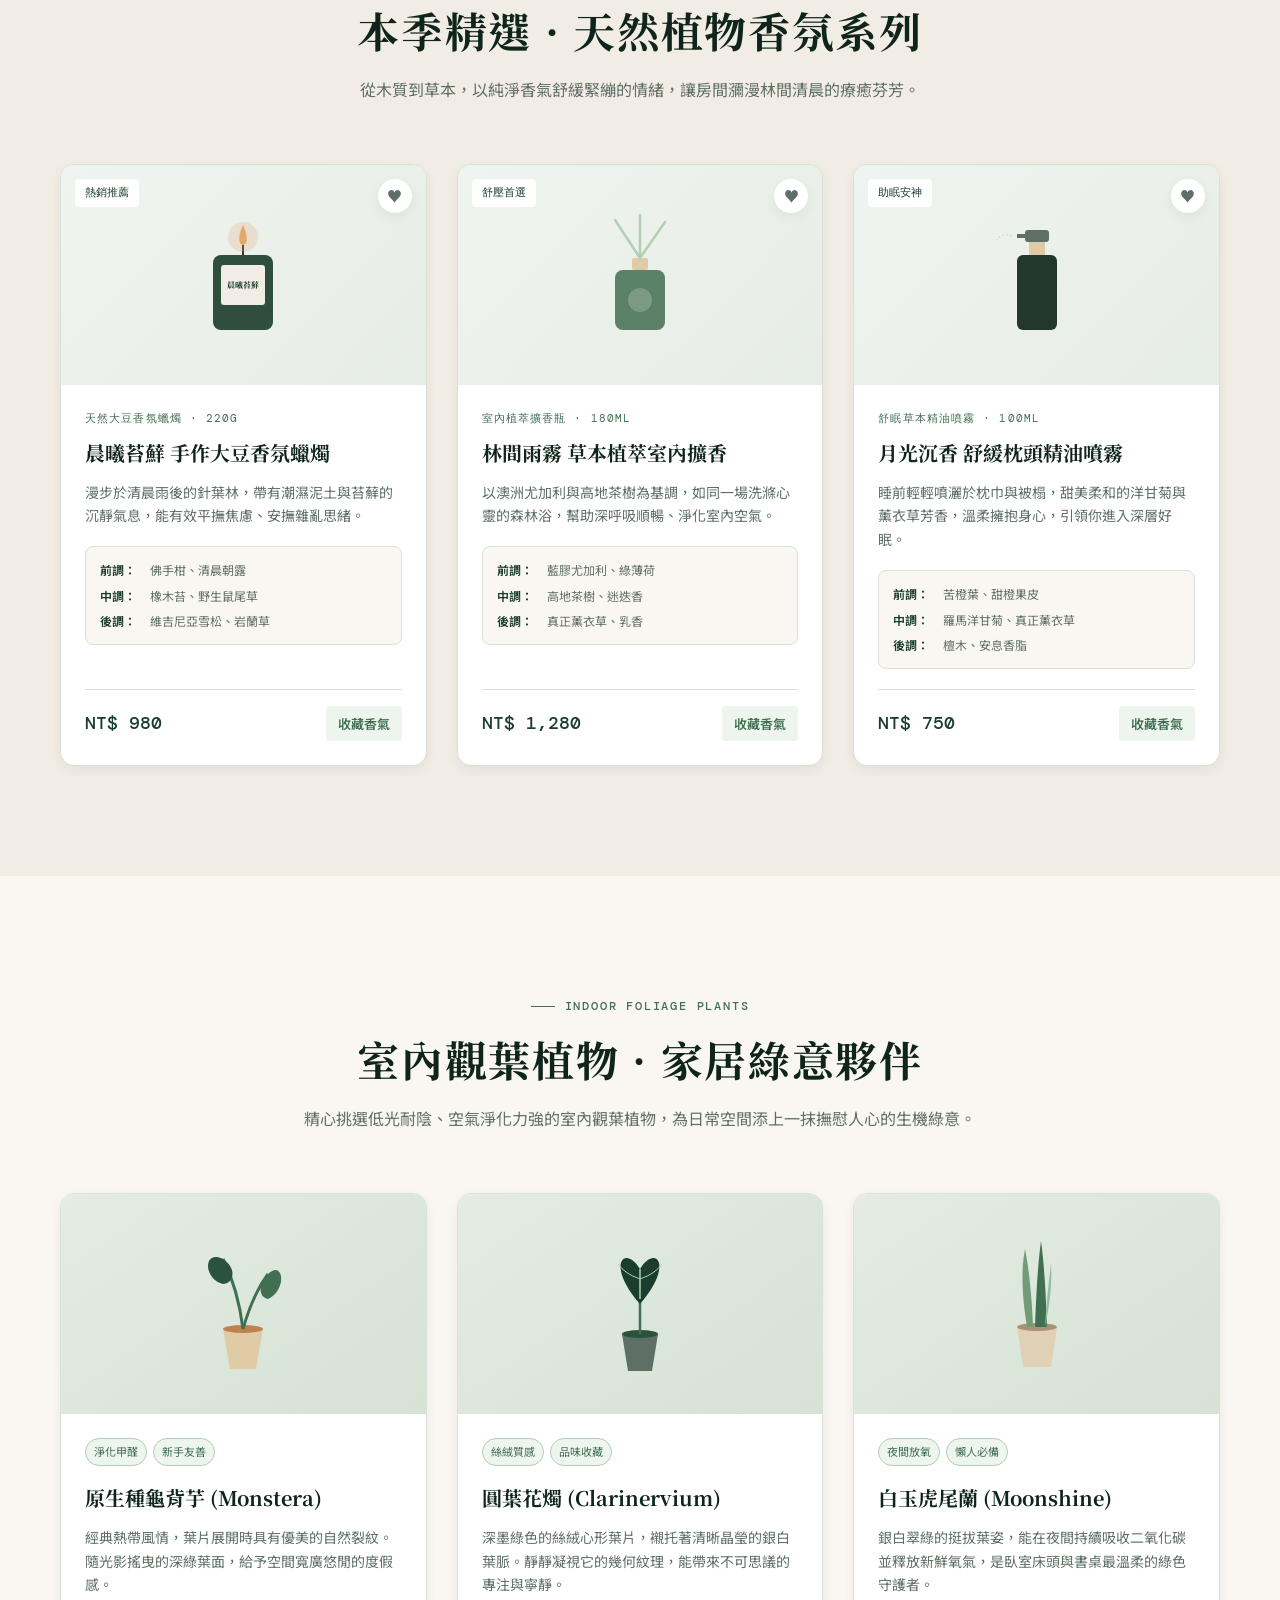
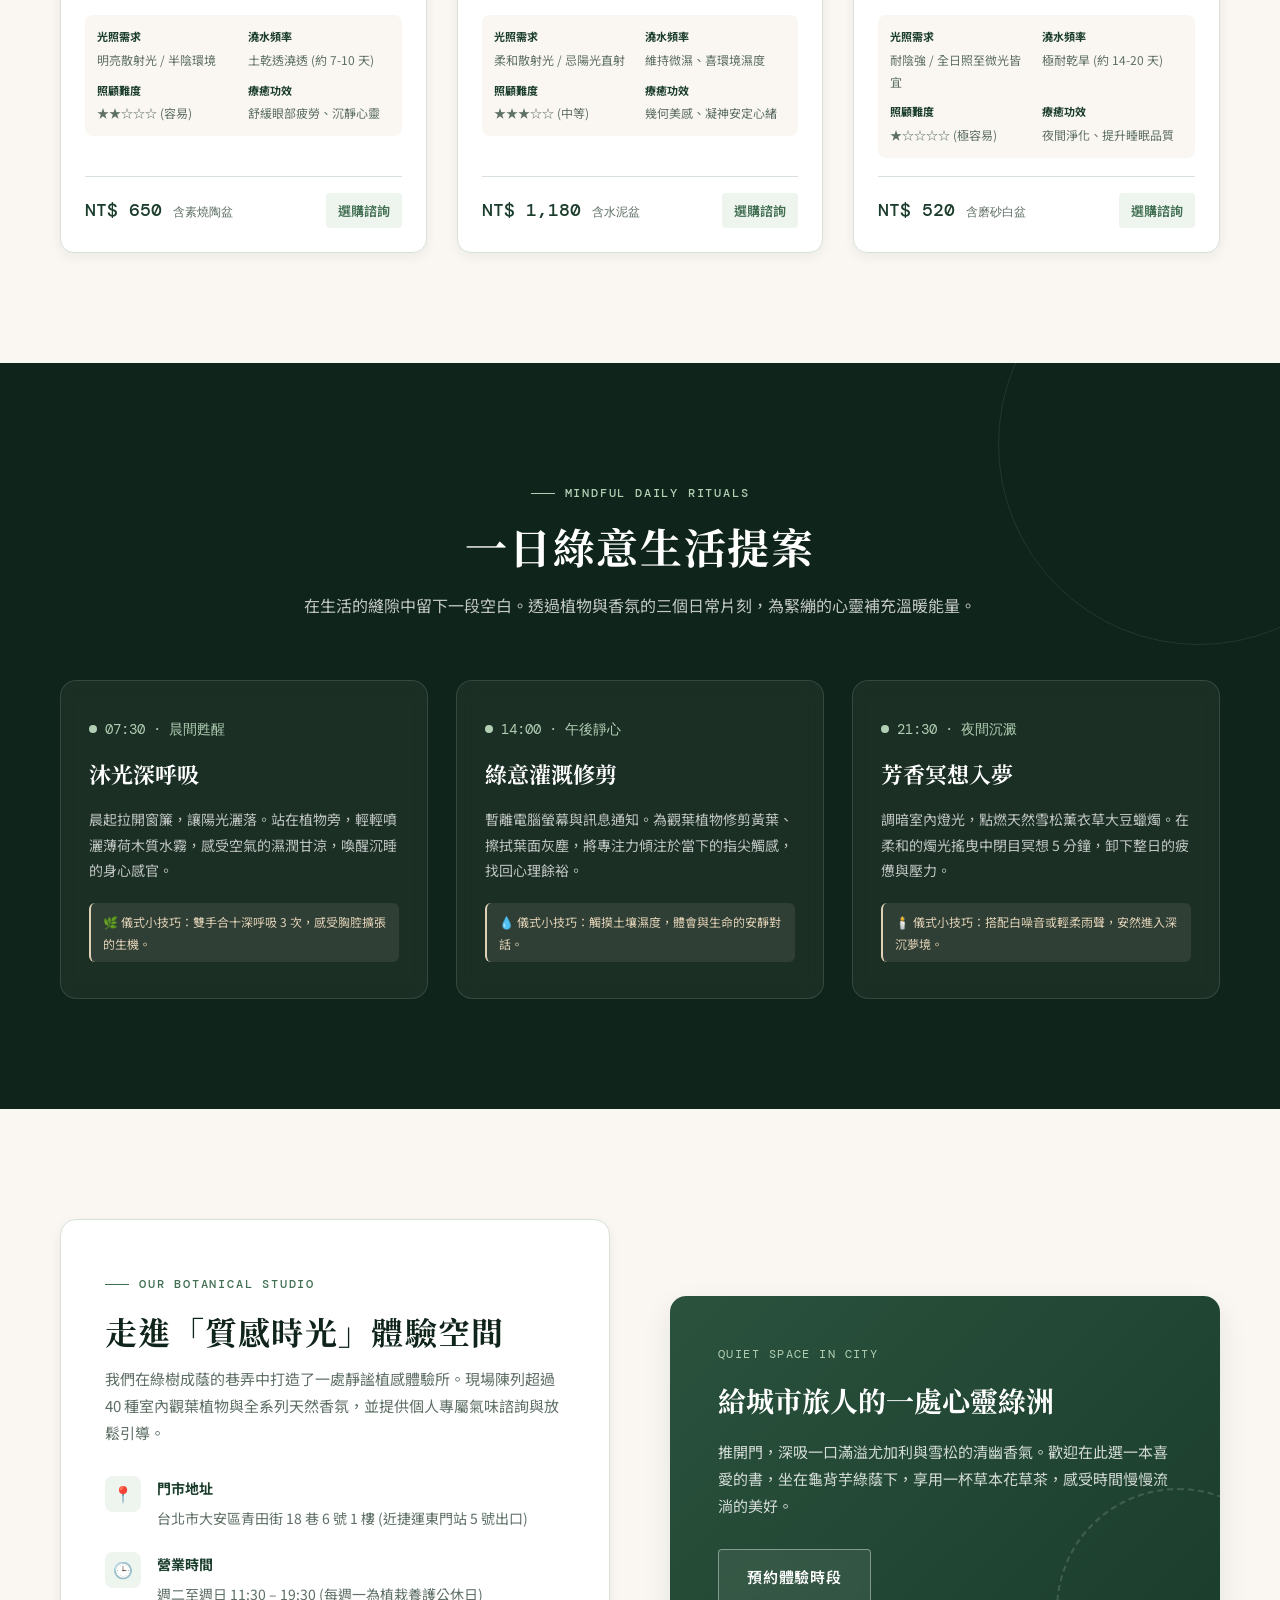
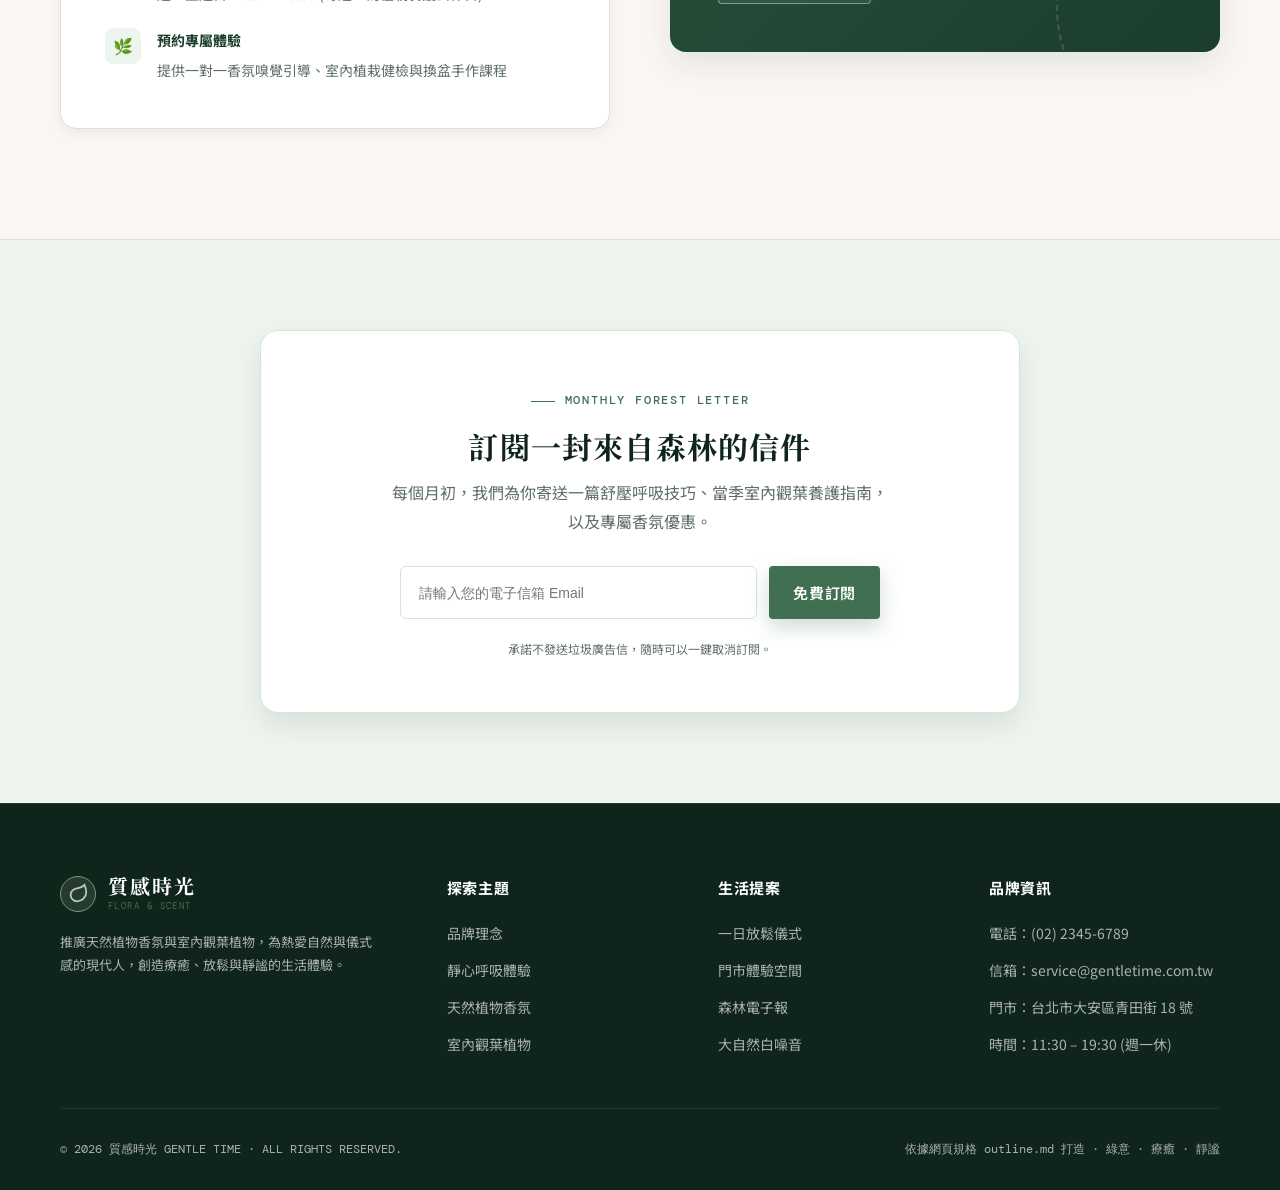
<file: onepage2/index.html>
<!DOCTYPE html>
<html lang="zh-Hant">
<head>
  <meta charset="UTF-8">
  <meta name="viewport" content="width=device-width, initial-scale=1.0">
  <meta name="description" content="質感時光｜推廣天然植物香氛與室內觀葉植物。專為嚮往大自然、注重生活儀式感的你打造，在草木香氣與綠意環繞中舒緩壓力、放鬆心情。">
  <title>質感時光｜天然植物香氛與室內觀葉植物 · 療癒靜謐的放鬆生活</title>
  <link rel="preconnect" href="https://fonts.googleapis.com">
  <link rel="preconnect" href="https://fonts.gstatic.com" crossorigin>
  <link href="https://fonts.googleapis.com/css2?family=DM+Mono:ital,wght@0,400;0,500;1,400&family=Noto+Sans+TC:wght@300;400;500;700&family=Noto+Serif+TC:wght@500;600;700;900&display=swap" rel="stylesheet">
  <style>
    :root {
      --forest-deep: #0f241a;
      --forest: #1b3d2c;
      --forest-mid: #2a523d;
      --moss: #416f52;
      --sage: #729b78;
      --leaf-light: #b2cfb4;
      --mint-mist: #eef4ee;
      --cream: #faf7f2;
      --paper: #f2ede4;
      --sand: #e0d0b6;
      --amber: #bd824d;
      --ink: #1a2720;
      --muted: #5e6f65;
      --line: #d8e2d8;
      --shadow-sm: 0 4px 12px rgba(15, 36, 26, 0.06);
      --shadow-md: 0 12px 30px rgba(15, 36, 26, 0.09);
      --shadow-lg: 0 24px 50px rgba(15, 36, 26, 0.14);
      --transition: all 0.3s cubic-bezier(0.25, 0.8, 0.25, 1);
    }

    * {
      box-sizing: border-box;
      margin: 0;
      padding: 0;
    }

    html {
      scroll-behavior: smooth;
    }

    body {
      background-color: var(--cream);
      color: var(--ink);
      font-family: "Noto Sans TC", -apple-system, BlinkMacSystemFont, "Segoe UI", Roboto, sans-serif;
      font-size: 16px;
      line-height: 1.8;
      -webkit-font-smoothing: antialiased;
      overflow-x: hidden;
    }

    a {
      color: inherit;
      text-decoration: none;
      transition: var(--transition);
    }

    button {
      font: inherit;
      cursor: pointer;
      border: none;
      background: none;
      transition: var(--transition);
    }

    img, svg {
      display: block;
      max-width: 100%;
    }

    .container {
      width: min(1160px, calc(100% - 48px));
      margin: 0 auto;
    }

    .serif {
      font-family: "Noto Serif TC", serif;
    }

    .mono {
      font-family: "DM Mono", monospace;
    }

    /* 頂部導覽列 Header */
    .site-header {
      position: fixed;
      top: 0;
      left: 0;
      width: 100%;
      z-index: 100;
      background: rgba(250, 247, 242, 0.92);
      backdrop-filter: blur(12px);
      -webkit-backdrop-filter: blur(12px);
      border-bottom: 1px solid rgba(216, 226, 216, 0.6);
      transition: var(--transition);
    }

    .site-header.scrolled {
      box-shadow: var(--shadow-sm);
      background: rgba(250, 247, 242, 0.98);
    }

    .nav-bar {
      display: flex;
      align-items: center;
      justify-content: space-between;
      height: 76px;
    }

    .brand-logo {
      display: flex;
      align-items: center;
      gap: 12px;
      color: var(--forest);
    }

    .brand-icon {
      width: 36px;
      height: 36px;
      border-radius: 50%;
      background: var(--mint-mist);
      border: 1px solid var(--leaf-light);
      display: grid;
      place-items: center;
      color: var(--forest);
    }

    .brand-name {
      font-family: "Noto Serif TC", serif;
      font-size: 20px;
      font-weight: 700;
      letter-spacing: 0.1em;
      line-height: 1.2;
    }

    .brand-sub {
      display: block;
      font-family: "DM Mono", monospace;
      font-size: 9px;
      color: var(--moss);
      letter-spacing: 0.16em;
      text-transform: uppercase;
    }

    .nav-menu {
      display: flex;
      align-items: center;
      gap: 28px;
      list-style: none;
    }

    .nav-link {
      font-size: 14px;
      font-weight: 500;
      color: var(--ink);
      position: relative;
      padding: 6px 0;
    }

    .nav-link::after {
      content: "";
      position: absolute;
      bottom: 0;
      left: 0;
      width: 0;
      height: 2px;
      background: var(--moss);
      transition: width 0.25s ease;
    }

    .nav-link:hover::after,
    .nav-link:focus-visible::after {
      width: 100%;
    }

    .btn-relax-nav {
      display: inline-flex;
      align-items: center;
      gap: 8px;
      padding: 9px 18px;
      border-radius: 30px;
      background: var(--forest);
      color: #fff;
      font-size: 13px;
      font-weight: 600;
      letter-spacing: 0.05em;
    }

    .btn-relax-nav:hover {
      background: var(--forest-mid);
      transform: translateY(-2px);
      box-shadow: 0 4px 12px rgba(27, 61, 44, 0.25);
    }

    .mobile-menu-btn {
      display: none;
      font-size: 24px;
      color: var(--forest);
      background: none;
      padding: 8px;
    }

    /* 通用按鈕元件 */
    .btn {
      display: inline-flex;
      align-items: center;
      justify-content: center;
      gap: 10px;
      padding: 13px 28px;
      border-radius: 4px;
      font-size: 15px;
      font-weight: 600;
      letter-spacing: 0.05em;
      transition: var(--transition);
    }

    .btn-primary {
      background: var(--moss);
      color: #fff;
      box-shadow: 0 8px 20px rgba(65, 111, 82, 0.25);
    }

    .btn-primary:hover {
      background: var(--forest-mid);
      transform: translateY(-2px);
      box-shadow: 0 12px 25px rgba(42, 82, 61, 0.3);
    }

    .btn-outline {
      border: 1px solid var(--leaf-light);
      color: #fff;
      background: rgba(255, 255, 255, 0.08);
      backdrop-filter: blur(4px);
    }

    .btn-outline:hover {
      background: rgba(255, 255, 255, 0.2);
      border-color: #fff;
      transform: translateY(-2px);
    }

    .btn-secondary {
      background: var(--paper);
      color: var(--forest);
      border: 1px solid var(--line);
    }

    .btn-secondary:hover {
      background: var(--mint-mist);
      border-color: var(--sage);
      transform: translateY(-2px);
    }

    .eyebrow {
      display: inline-flex;
      align-items: center;
      gap: 10px;
      font-family: "DM Mono", monospace;
      font-size: 12px;
      letter-spacing: 0.15em;
      text-transform: uppercase;
      font-weight: 500;
      margin-bottom: 14px;
      color: var(--moss);
    }

    .eyebrow::before {
      content: "";
      width: 24px;
      height: 1px;
      background: currentColor;
    }

    .section-header {
      text-align: center;
      max-width: 680px;
      margin: 0 auto 60px;
    }

    .section-title {
      font-size: clamp(28px, 3.8vw, 42px);
      font-weight: 700;
      color: var(--forest-deep);
      line-height: 1.35;
      letter-spacing: 0.04em;
    }

    .section-desc {
      margin-top: 16px;
      color: var(--muted);
      font-size: 16px;
      line-height: 1.8;
    }

    /* 英雄區塊 Hero Section */
    .hero {
      position: relative;
      min-height: 100vh;
      background: radial-gradient(circle at 80% 20%, rgba(114, 155, 120, 0.25), transparent 40%),
                  radial-gradient(circle at 15% 75%, rgba(65, 111, 82, 0.2), transparent 45%),
                  linear-gradient(135deg, #0e2218 0%, #173727 50%, #204633 100%);
      color: #fff;
      display: flex;
      align-items: center;
      padding-top: 100px;
      padding-bottom: 60px;
      overflow: hidden;
    }

    .hero-particles {
      position: absolute;
      inset: 0;
      background-image: radial-gradient(rgba(178, 207, 180, 0.12) 1px, transparent 1px);
      background-size: 36px 36px;
      opacity: 0.6;
      pointer-events: none;
    }

    .hero-grid {
      display: grid;
      grid-template-columns: 1.15fr 0.85fr;
      gap: 50px;
      align-items: center;
      position: relative;
      z-index: 2;
    }

    .hero-content {
      max-width: 620px;
    }

    .hero .eyebrow {
      color: var(--leaf-light);
    }

    .hero-title {
      font-size: clamp(38px, 5.2vw, 62px);
      font-weight: 900;
      line-height: 1.25;
      letter-spacing: 0.05em;
      margin-bottom: 24px;
      text-shadow: 0 4px 20px rgba(0, 0, 0, 0.2);
    }

    .hero-title em {
      font-style: normal;
      color: var(--leaf-light);
      position: relative;
    }

    .hero-desc {
      font-size: 17px;
      line-height: 1.9;
      color: rgba(250, 247, 242, 0.84);
      margin-bottom: 24px;
      font-weight: 300;
    }

    /* Hero 影片崁入 Video Embed */
    .hero-video-box {
      margin-bottom: 32px;
      max-width: 560px;
      width: 100%;
      border-radius: 16px;
      overflow: hidden;
      box-shadow: 0 16px 36px rgba(0, 0, 0, 0.35);
      border: 1px solid rgba(178, 207, 180, 0.28);
      background: #000;
      aspect-ratio: 560 / 315;
    }

    .hero-video-box iframe {
      display: block;
      width: 100%;
      height: 100%;
      border: none;
    }

    .hero-actions {
      display: flex;
      flex-wrap: wrap;
      gap: 16px;
      margin-bottom: 48px;
    }

    .hero-badges {
      display: flex;
      flex-wrap: wrap;
      gap: 20px;
      padding-top: 24px;
      border-top: 1px solid rgba(255, 255, 255, 0.15);
    }

    .hero-badge-item {
      display: flex;
      align-items: center;
      gap: 9px;
      font-size: 13px;
      color: rgba(255, 255, 255, 0.78);
      font-family: "DM Mono", monospace;
      letter-spacing: 0.06em;
    }

    .badge-dot {
      width: 7px;
      height: 7px;
      border-radius: 50%;
      background: var(--leaf-light);
      box-shadow: 0 0 10px var(--leaf-light);
    }

    /* Hero 右側意境插畫 Visual Artwork */
    .hero-visual-card {
      position: relative;
      display: flex;
      justify-content: center;
      align-items: center;
    }

    .artwork-frame {
      width: 100%;
      max-width: 440px;
      aspect-ratio: 4 / 5;
      background: linear-gradient(160deg, rgba(255, 255, 255, 0.08) 0%, rgba(255, 255, 255, 0.02) 100%);
      border: 1px solid rgba(255, 255, 255, 0.18);
      border-radius: 220px 220px 24px 24px;
      padding: 30px;
      position: relative;
      overflow: hidden;
      box-shadow: 0 25px 60px rgba(0, 0, 0, 0.35);
      backdrop-filter: blur(8px);
    }

    .artwork-aura {
      position: absolute;
      top: 15%;
      left: 50%;
      transform: translateX(-50%);
      width: 240px;
      height: 240px;
      border-radius: 50%;
      background: radial-gradient(circle, rgba(178, 207, 180, 0.3) 0%, rgba(65, 111, 82, 0.05) 70%, transparent 100%);
      filter: blur(20px);
      animation: pulseAura 6s ease-in-out infinite alternate;
    }

    @keyframes pulseAura {
      0% { transform: translateX(-50%) scale(0.9); opacity: 0.6; }
      100% { transform: translateX(-50%) scale(1.15); opacity: 0.95; }
    }

    .artwork-svg {
      width: 100%;
      height: 100%;
      position: relative;
      z-index: 2;
    }

    .floating-card {
      position: absolute;
      bottom: 24px;
      left: -20px;
      background: rgba(255, 255, 255, 0.94);
      color: var(--forest-deep);
      padding: 14px 20px;
      border-radius: 12px;
      box-shadow: var(--shadow-lg);
      backdrop-filter: blur(10px);
      display: flex;
      align-items: center;
      gap: 14px;
      animation: floatCard 4s ease-in-out infinite alternate;
      border: 1px solid var(--line);
    }

    @keyframes floatCard {
      0% { transform: translateY(0); }
      100% { transform: translateY(-8px); }
    }

    .floating-card-icon {
      width: 40px;
      height: 40px;
      border-radius: 50%;
      background: var(--mint-mist);
      color: var(--moss);
      display: grid;
      place-items: center;
      font-size: 20px;
    }

    .floating-card-text b {
      display: block;
      font-size: 14px;
      color: var(--forest);
    }

    .floating-card-text span {
      font-size: 11px;
      color: var(--muted);
      font-family: "DM Mono", monospace;
    }

    /* 沉浸式放鬆專區 Relax Zone (核心功能) */
    .relax-zone {
      padding: 100px 0;
      background: var(--mint-mist);
      position: relative;
      border-bottom: 1px solid var(--line);
    }

    .relax-wrapper {
      background: #fff;
      border-radius: 20px;
      border: 1px solid var(--line);
      box-shadow: var(--shadow-md);
      overflow: hidden;
      display: grid;
      grid-template-columns: 1.1fr 0.9fr;
    }

    /* 呼吸練習室 */
    .breath-room {
      padding: 50px 45px;
      display: flex;
      flex-direction: column;
      align-items: center;
      text-align: center;
      background: linear-gradient(180deg, #ffffff 0%, #faf8f5 100%);
      border-right: 1px solid var(--line);
    }

    .breath-header h3 {
      font-size: 24px;
      color: var(--forest);
      margin-bottom: 8px;
    }

    .breath-header p {
      color: var(--muted);
      font-size: 14px;
      max-width: 380px;
    }

    .breath-canvas-container {
      position: relative;
      width: 250px;
      height: 250px;
      margin: 36px 0;
      display: grid;
      place-items: center;
    }

    .breath-outer-circle {
      position: absolute;
      width: 100%;
      height: 100%;
      border-radius: 50%;
      border: 2px dashed var(--leaf-light);
      animation: rotateSlow 40s linear infinite;
    }

    @keyframes rotateSlow {
      from { transform: rotate(0deg); }
      to { transform: rotate(360deg); }
    }

    .breath-circle {
      width: 120px;
      height: 120px;
      border-radius: 50%;
      background: radial-gradient(circle, var(--sage) 0%, var(--moss) 100%);
      box-shadow: 0 0 35px rgba(114, 155, 120, 0.45);
      display: flex;
      flex-direction: column;
      align-items: center;
      justify-content: center;
      color: #fff;
      transition: transform 4s ease-in-out, background 1s ease;
      position: relative;
      z-index: 2;
    }

    .breath-circle.inhale {
      transform: scale(1.7);
      background: radial-gradient(circle, #8fbf96 0%, var(--moss) 100%);
      box-shadow: 0 0 50px rgba(143, 191, 150, 0.65);
    }

    .breath-circle.hold {
      transform: scale(1.7);
      background: radial-gradient(circle, #7ca884 0%, var(--forest-mid) 100%);
      box-shadow: 0 0 60px rgba(124, 168, 132, 0.7);
    }

    .breath-circle.exhale {
      transform: scale(1);
      background: radial-gradient(circle, var(--sage) 0%, var(--moss) 100%);
      box-shadow: 0 0 25px rgba(114, 155, 120, 0.35);
    }

    .breath-status-label {
      font-size: 15px;
      font-weight: 700;
      letter-spacing: 0.1em;
    }

    .breath-timer {
      font-family: "DM Mono", monospace;
      font-size: 24px;
      font-weight: 500;
      margin-top: 2px;
    }

    .breath-guidance-text {
      min-height: 52px;
      font-size: 15px;
      color: var(--forest);
      font-weight: 500;
      margin-bottom: 24px;
    }

    .breath-controls {
      display: flex;
      gap: 14px;
    }

    .btn-breath-start {
      padding: 11px 26px;
      border-radius: 30px;
      background: var(--forest);
      color: #fff;
      font-size: 14px;
      font-weight: 600;
      display: inline-flex;
      align-items: center;
      gap: 8px;
    }

    .btn-breath-start:hover {
      background: var(--forest-mid);
    }

    .btn-breath-reset {
      padding: 11px 20px;
      border-radius: 30px;
      border: 1px solid var(--line);
      color: var(--muted);
      font-size: 14px;
    }

    .btn-breath-reset:hover {
      color: var(--forest);
      border-color: var(--sage);
    }

    /* 白噪音與自然療癒聲景 */
    .sound-room {
      padding: 50px 45px;
      display: flex;
      flex-direction: column;
      justify-content: center;
      background: var(--paper);
    }

    .sound-header h3 {
      font-size: 22px;
      color: var(--forest);
      margin-bottom: 8px;
    }

    .sound-header p {
      color: var(--muted);
      font-size: 14px;
      margin-bottom: 28px;
    }

    .sound-tracks {
      display: grid;
      gap: 14px;
      margin-bottom: 28px;
    }

    .sound-track-card {
      background: #fff;
      border: 1px solid var(--line);
      border-radius: 12px;
      padding: 14px 18px;
      display: flex;
      align-items: center;
      justify-content: space-between;
      cursor: pointer;
      transition: var(--transition);
    }

    .sound-track-card:hover {
      border-color: var(--sage);
      transform: translateX(4px);
    }

    .sound-track-card.active {
      border-color: var(--moss);
      background: var(--mint-mist);
      box-shadow: 0 4px 15px rgba(65, 111, 82, 0.12);
    }

    .sound-info {
      display: flex;
      align-items: center;
      gap: 14px;
    }

    .sound-icon-box {
      width: 40px;
      height: 40px;
      border-radius: 10px;
      background: var(--paper);
      display: grid;
      place-items: center;
      color: var(--forest);
      font-size: 18px;
      transition: var(--transition);
    }

    .sound-track-card.active .sound-icon-box {
      background: var(--forest);
      color: #fff;
    }

    .sound-titles b {
      display: block;
      font-size: 14px;
      color: var(--forest-deep);
    }

    .sound-titles span {
      font-size: 12px;
      color: var(--muted);
    }

    .sound-play-toggle {
      width: 34px;
      height: 34px;
      border-radius: 50%;
      border: 1px solid var(--line);
      display: grid;
      place-items: center;
      color: var(--forest);
      font-size: 12px;
      background: #fff;
    }

    .sound-track-card.active .sound-play-toggle {
      background: var(--moss);
      color: #fff;
      border-color: var(--moss);
    }

    .sound-tip {
      font-size: 12px;
      color: var(--muted);
      line-height: 1.6;
      display: flex;
      align-items: center;
      gap: 8px;
      padding-top: 10px;
      border-top: 1px dashed var(--line);
    }

    /* 品牌理念 About Brand */
    .about-section {
      padding: 110px 0;
      background: var(--cream);
    }

    .about-grid {
      display: grid;
      grid-template-columns: 1fr 1fr;
      gap: 70px;
      align-items: center;
    }

    .about-image-wrap {
      position: relative;
    }

    .about-card-box {
      background: #fff;
      border-radius: 16px;
      border: 1px solid var(--line);
      padding: 36px;
      box-shadow: var(--shadow-md);
      position: relative;
      z-index: 2;
    }

    .about-quote {
      font-size: 20px;
      line-height: 1.7;
      color: var(--forest);
      font-weight: 600;
      margin-bottom: 24px;
      border-left: 3px solid var(--moss);
      padding-left: 18px;
    }

    .about-badge-tag {
      display: inline-block;
      font-family: "DM Mono", monospace;
      font-size: 11px;
      color: var(--moss);
      background: var(--mint-mist);
      padding: 4px 10px;
      border-radius: 4px;
      margin-bottom: 12px;
    }

    .about-stats {
      display: grid;
      grid-template-columns: repeat(3, 1fr);
      gap: 16px;
      margin-top: 28px;
      padding-top: 24px;
      border-top: 1px solid var(--line);
    }

    .stat-item b {
      display: block;
      font-family: "DM Mono", monospace;
      font-size: 24px;
      color: var(--forest);
      font-weight: 500;
    }

    .stat-item span {
      font-size: 12px;
      color: var(--muted);
    }

    .pillars-list {
      display: grid;
      gap: 24px;
      margin-top: 36px;
    }

    .pillar-card {
      display: flex;
      gap: 20px;
      padding: 18px 22px;
      background: #fff;
      border-radius: 12px;
      border: 1px solid var(--line);
      transition: var(--transition);
    }

    .pillar-card:hover {
      border-color: var(--sage);
      box-shadow: var(--shadow-sm);
      transform: translateY(-2px);
    }

    .pillar-num {
      font-family: "DM Mono", monospace;
      font-size: 18px;
      font-weight: 700;
      color: var(--moss);
      line-height: 1;
      padding-top: 4px;
    }

    .pillar-content h4 {
      font-size: 17px;
      color: var(--forest-deep);
      margin-bottom: 6px;
    }

    .pillar-content p {
      font-size: 14px;
      color: var(--muted);
      line-height: 1.7;
    }

    /* 香氛產品專區 Scent Collection */
    .scent-section {
      padding: 110px 0;
      background: var(--paper);
      border-top: 1px solid var(--line);
    }

    .products-grid {
      display: grid;
      grid-template-columns: repeat(3, 1fr);
      gap: 30px;
    }

    .product-card {
      background: #fff;
      border-radius: 14px;
      border: 1px solid var(--line);
      overflow: hidden;
      box-shadow: var(--shadow-sm);
      display: flex;
      flex-direction: column;
      transition: var(--transition);
    }

    .product-card:hover {
      transform: translateY(-6px);
      box-shadow: var(--shadow-lg);
      border-color: var(--leaf-light);
    }

    .product-visual {
      height: 220px;
      background: linear-gradient(135deg, #f0f4f0 0%, #e6ece6 100%);
      display: grid;
      place-items: center;
      position: relative;
      overflow: hidden;
    }

    .product-tag {
      position: absolute;
      top: 14px;
      left: 14px;
      font-family: "DM Mono", monospace;
      font-size: 11px;
      background: rgba(255, 255, 255, 0.9);
      color: var(--forest);
      padding: 4px 10px;
      border-radius: 4px;
      font-weight: 500;
    }

    .product-like-btn {
      position: absolute;
      top: 14px;
      right: 14px;
      width: 34px;
      height: 34px;
      border-radius: 50%;
      background: #fff;
      display: grid;
      place-items: center;
      box-shadow: var(--shadow-sm);
      color: var(--muted);
      font-size: 15px;
    }

    .product-like-btn.liked {
      color: #e05a47;
    }

    .product-body {
      padding: 24px;
      display: flex;
      flex-direction: column;
      flex-grow: 1;
    }

    .product-category {
      font-family: "DM Mono", monospace;
      font-size: 11px;
      color: var(--moss);
      letter-spacing: 0.1em;
      margin-bottom: 6px;
    }

    .product-title {
      font-size: 20px;
      font-weight: 700;
      color: var(--forest-deep);
      margin-bottom: 10px;
    }

    .product-desc {
      font-size: 14px;
      color: var(--muted);
      line-height: 1.7;
      margin-bottom: 18px;
    }

    .notes-box {
      background: var(--cream);
      padding: 12px 14px;
      border-radius: 8px;
      margin-bottom: 20px;
      font-size: 12px;
      border: 1px solid var(--line);
    }

    .notes-row {
      display: flex;
      gap: 8px;
      margin-bottom: 4px;
    }

    .notes-row:last-child {
      margin-bottom: 0;
    }

    .notes-label {
      color: var(--forest);
      font-weight: 600;
      min-width: 42px;
    }

    .notes-val {
      color: var(--muted);
    }

    .product-footer {
      margin-top: auto;
      display: flex;
      align-items: center;
      justify-content: space-between;
      padding-top: 16px;
      border-top: 1px solid var(--line);
    }

    .product-price {
      font-family: "DM Mono", monospace;
      font-size: 18px;
      font-weight: 500;
      color: var(--forest);
    }

    .btn-card-action {
      font-size: 13px;
      font-weight: 600;
      color: var(--moss);
      padding: 6px 12px;
      border-radius: 4px;
      background: var(--mint-mist);
    }

    .btn-card-action:hover {
      background: var(--forest);
      color: #fff;
    }

    /* 觀葉植物專區 Plants Collection */
    .plants-section {
      padding: 110px 0;
      background: var(--cream);
    }

    .plants-grid {
      display: grid;
      grid-template-columns: repeat(3, 1fr);
      gap: 30px;
    }

    .plant-card {
      background: #fff;
      border-radius: 14px;
      border: 1px solid var(--line);
      overflow: hidden;
      box-shadow: var(--shadow-sm);
      transition: var(--transition);
      display: flex;
      flex-direction: column;
    }

    .plant-card:hover {
      transform: translateY(-6px);
      box-shadow: var(--shadow-lg);
      border-color: var(--sage);
    }

    .plant-visual {
      height: 220px;
      background: linear-gradient(145deg, #e4ece3 0%, #d5e2d4 100%);
      display: grid;
      place-items: center;
      position: relative;
    }

    .plant-care-tags {
      display: flex;
      gap: 6px;
      margin-bottom: 14px;
      flex-wrap: wrap;
    }

    .care-tag {
      font-size: 11px;
      padding: 3px 8px;
      border-radius: 20px;
      background: var(--mint-mist);
      color: var(--moss);
      border: 1px solid var(--leaf-light);
    }

    .care-indicators {
      display: grid;
      grid-template-columns: 1fr 1fr;
      gap: 10px;
      background: var(--cream);
      padding: 12px;
      border-radius: 8px;
      margin-bottom: 18px;
      font-size: 12px;
    }

    .care-item b {
      display: block;
      color: var(--forest);
      font-size: 11px;
      margin-bottom: 2px;
    }

    .care-item span {
      color: var(--muted);
    }

    /* 日常生活儀式感提案 Rituals */
    .rituals-section {
      padding: 110px 0;
      background: var(--forest-deep);
      color: #fff;
      position: relative;
      overflow: hidden;
    }

    .rituals-section::before {
      content: "";
      position: absolute;
      top: -120px;
      right: -120px;
      width: 400px;
      height: 400px;
      border-radius: 50%;
      border: 1px solid rgba(178, 207, 180, 0.12);
      pointer-events: none;
    }

    .rituals-section .eyebrow {
      color: var(--leaf-light);
    }

    .rituals-section .section-title {
      color: #fff;
    }

    .rituals-section .section-desc {
      color: rgba(255, 255, 255, 0.75);
    }

    .rituals-timeline {
      display: grid;
      grid-template-columns: repeat(3, 1fr);
      gap: 28px;
      margin-top: 50px;
    }

    .ritual-card {
      background: rgba(255, 255, 255, 0.05);
      border: 1px solid rgba(255, 255, 255, 0.12);
      border-radius: 16px;
      padding: 36px 28px;
      backdrop-filter: blur(8px);
      transition: var(--transition);
      position: relative;
    }

    .ritual-card:hover {
      background: rgba(255, 255, 255, 0.08);
      border-color: var(--leaf-light);
      transform: translateY(-4px);
    }

    .ritual-time {
      font-family: "DM Mono", monospace;
      font-size: 14px;
      color: var(--leaf-light);
      margin-bottom: 12px;
      display: flex;
      align-items: center;
      gap: 8px;
    }

    .ritual-time::before {
      content: "";
      width: 8px;
      height: 8px;
      border-radius: 50%;
      background: var(--leaf-light);
    }

    .ritual-title {
      font-size: 22px;
      font-weight: 700;
      color: #fff;
      margin-bottom: 14px;
    }

    .ritual-desc {
      font-size: 14px;
      line-height: 1.8;
      color: rgba(255, 255, 255, 0.72);
      margin-bottom: 20px;
    }

    .ritual-tip {
      font-size: 12px;
      color: var(--sand);
      background: rgba(224, 208, 182, 0.1);
      padding: 8px 12px;
      border-radius: 6px;
      border-left: 2px solid var(--sand);
    }

    /* 門市與空間 Visit & Space */
    .visit-section {
      padding: 110px 0;
      background: var(--cream);
    }

    .visit-grid {
      display: grid;
      grid-template-columns: 1fr 1fr;
      gap: 60px;
      align-items: center;
    }

    .visit-info-box {
      background: #fff;
      padding: 44px;
      border-radius: 16px;
      border: 1px solid var(--line);
      box-shadow: var(--shadow-sm);
    }

    .info-list {
      display: grid;
      gap: 20px;
      margin-top: 30px;
    }

    .info-item {
      display: flex;
      gap: 16px;
    }

    .info-icon {
      width: 36px;
      height: 36px;
      border-radius: 8px;
      background: var(--mint-mist);
      color: var(--forest);
      display: grid;
      place-items: center;
      font-size: 16px;
      flex-shrink: 0;
    }

    .info-detail b {
      display: block;
      font-size: 14px;
      color: var(--forest);
      margin-bottom: 2px;
    }

    .info-detail span {
      font-size: 14px;
      color: var(--muted);
      line-height: 1.6;
    }

    .store-visual-box {
      background: linear-gradient(135deg, var(--forest-mid) 0%, var(--forest) 100%);
      color: #fff;
      border-radius: 16px;
      padding: 48px;
      position: relative;
      overflow: hidden;
      box-shadow: var(--shadow-md);
    }

    .store-visual-box::after {
      content: "";
      position: absolute;
      bottom: -80px;
      right: -80px;
      width: 240px;
      height: 240px;
      border-radius: 50%;
      border: 2px dashed rgba(255, 255, 255, 0.15);
    }

    .store-tag {
      font-family: "DM Mono", monospace;
      font-size: 12px;
      letter-spacing: 0.12em;
      color: var(--leaf-light);
      margin-bottom: 16px;
    }

    .store-visual-box h3 {
      font-size: 28px;
      line-height: 1.4;
      margin-bottom: 18px;
    }

    .store-visual-box p {
      color: rgba(255, 255, 255, 0.8);
      font-size: 15px;
      line-height: 1.8;
      margin-bottom: 30px;
    }

    /* 電子報訂閱 Newsletter */
    .newsletter-section {
      padding: 90px 0;
      background: var(--mint-mist);
      border-top: 1px solid var(--line);
    }

    .newsletter-card {
      background: #fff;
      border-radius: 18px;
      border: 1px solid var(--line);
      padding: 50px;
      text-align: center;
      max-width: 760px;
      margin: 0 auto;
      box-shadow: var(--shadow-md);
    }

    .newsletter-form {
      display: flex;
      gap: 12px;
      max-width: 480px;
      margin: 30px auto 14px;
    }

    .newsletter-input {
      flex: 1;
      padding: 13px 18px;
      border: 1px solid var(--line);
      border-radius: 6px;
      font-size: 14px;
      outline: none;
      transition: var(--transition);
    }

    .newsletter-input:focus {
      border-color: var(--moss);
      box-shadow: 0 0 0 3px rgba(65, 111, 82, 0.15);
    }

    .newsletter-privacy {
      font-size: 12px;
      color: var(--muted);
    }

    /* 頁尾 Footer */
    .site-footer {
      background: var(--forest-deep);
      color: rgba(255, 255, 255, 0.65);
      padding: 70px 0 30px;
      border-top: 1px solid rgba(255, 255, 255, 0.1);
      font-size: 14px;
    }

    .footer-grid {
      display: grid;
      grid-template-columns: 1.5fr 1fr 1fr 1fr;
      gap: 40px;
      margin-bottom: 50px;
    }

    .footer-brand .brand-logo {
      color: #fff;
      margin-bottom: 16px;
    }

    .footer-brand .brand-icon {
      background: rgba(255, 255, 255, 0.1);
      border-color: var(--sage);
      color: var(--leaf-light);
    }

    .footer-desc {
      line-height: 1.8;
      font-size: 13px;
      max-width: 320px;
    }

    .footer-col h5 {
      color: #fff;
      font-size: 15px;
      margin-bottom: 20px;
      letter-spacing: 0.05em;
    }

    .footer-links {
      list-style: none;
      display: grid;
      gap: 12px;
    }

    .footer-links a:hover {
      color: var(--leaf-light);
    }

    .footer-bottom {
      padding-top: 30px;
      border-top: 1px solid rgba(255, 255, 255, 0.08);
      display: flex;
      justify-content: space-between;
      align-items: center;
      font-size: 12px;
      font-family: "DM Mono", monospace;
    }

    /* 提示彈窗 Toast */
    .toast-msg {
      position: fixed;
      bottom: 30px;
      right: 30px;
      background: var(--forest);
      color: #fff;
      padding: 14px 24px;
      border-radius: 8px;
      box-shadow: var(--shadow-lg);
      font-size: 14px;
      display: flex;
      align-items: center;
      gap: 10px;
      z-index: 999;
      transform: translateY(100px);
      opacity: 0;
      transition: all 0.3s cubic-bezier(0.175, 0.885, 0.32, 1.275);
      border-left: 4px solid var(--leaf-light);
    }

    .toast-msg.show {
      transform: translateY(0);
      opacity: 1;
    }

    /* RWD 響應式設定 */
    @media (max-width: 992px) {
      .hero-grid, .about-grid, .visit-grid, .relax-wrapper {
        grid-template-columns: 1fr;
        gap: 40px;
      }
      .products-grid, .plants-grid, .rituals-timeline {
        grid-template-columns: repeat(2, 1fr);
      }
      .footer-grid {
        grid-template-columns: 1fr 1fr;
      }
      .breath-room {
        border-right: none;
        border-bottom: 1px solid var(--line);
      }
      .artwork-frame {
        max-width: 360px;
      }
    }

    @media (max-width: 768px) {
      .nav-menu {
        display: none;
        position: absolute;
        top: 76px;
        left: 0;
        width: 100%;
        background: var(--cream);
        flex-direction: column;
        padding: 24px 0;
        box-shadow: var(--shadow-md);
        border-bottom: 1px solid var(--line);
      }
      .nav-menu.active {
        display: flex;
      }
      .mobile-menu-btn {
        display: block;
      }
      .products-grid, .plants-grid, .rituals-timeline {
        grid-template-columns: 1fr;
      }
      .footer-grid {
        grid-template-columns: 1fr;
      }
      .newsletter-form {
        flex-direction: column;
      }
      .floating-card {
        display: none;
      }
    }
  </style>
</head>
<body>

  <!-- 頂部導覽列 Header -->
  <header class="site-header" id="siteHeader">
    <div class="container nav-bar">
      <a href="#" class="brand-logo" aria-label="質感時光 首頁">
        <div class="brand-icon">
          <!-- 綠葉與水滴向量圖標 -->
          <svg width="22" height="22" viewBox="0 0 24 24" fill="none" stroke="currentColor" stroke-width="2" stroke-linecap="round" stroke-linejoin="round">
            <path d="M11 20A7 7 0 0 1 9.8 6.1C15.5 5 17 4.48 19 2c1 2 2 4.18 2 8 0 5.5-4.78 10-10 10Z"/>
            <path d="M2 21c0-3 1.85-5.36 5.08-6C9.5 14.52 12 13 13 12"/>
          </svg>
        </div>
        <div>
          <div class="brand-name">質感時光</div>
          <span class="brand-sub">Flora & Scent · 天然香氛與植栽</span>
        </div>
      </a>

      <!-- 電腦版導覽選單 -->
      <ul class="nav-menu" id="navMenu">
        <li><a href="#about" class="nav-link">品牌理念</a></li>
        <li><a href="#relax-zone" class="nav-link">放鬆體驗</a></li>
        <li><a href="#scents" class="nav-link">天然香氛</a></li>
        <li><a href="#plants" class="nav-link">室內觀葉</a></li>
        <li><a href="#rituals" class="nav-link">生活儀式</a></li>
        <li><a href="#visit" class="nav-link">門市空間</a></li>
        <li>
          <a href="#relax-zone" class="btn-relax-nav">
            <svg width="15" height="15" viewBox="0 0 24 24" fill="none" stroke="currentColor" stroke-width="2">
              <circle cx="12" cy="12" r="10"/>
              <path d="M12 6v6l4 2"/>
            </svg>
            開始放鬆
          </a>
        </li>
      </ul>

      <!-- 手機版漢堡按鈕 -->
      <button class="mobile-menu-btn" id="mobileMenuBtn" aria-label="切換選單">
        ☰
      </button>
    </div>
  </header>

  <main>
    <!-- 英雄首頁區塊 Hero Section -->
    <section class="hero" id="hero">
      <div class="hero-particles"></div>
      <div class="container hero-grid">
        <div class="hero-content">
          <div class="eyebrow">Natural Botanical & Serene Living</div>
          <h1 class="hero-title serif">
            讓身心在草木香氣中，<br>重拾<em>安靜與療癒</em>。
          </h1>
          <p class="hero-desc">
            「質感時光」為喜愛自然生活、注重日常儀式感的你，嚴選 100% 天然植物萃取香氛與室內觀葉植物。在繁忙緊湊的城市節奏裡，打造一方讓靈魂自由呼吸的靜謐棲所，放鬆心情、沉澱思緒。
          </p>

          <!-- 英雄區塊影片崁入 (YouTube Video Embed) -->
          <div class="hero-video-box">
            <iframe 
              width="560" 
              height="315" 
              src="https://www.youtube.com/embed/kPk6VI8PqBg" 
              title="質感時光 · 自然草木香氣與療癒生活" 
              frameborder="0" 
              allow="accelerometer; autoplay; clipboard-write; encrypted-media; gyroscope; picture-in-picture; web-share" 
              referrerpolicy="strict-origin-when-cross-origin" 
              allowfullscreen>
            </iframe>
          </div>

          <div class="hero-actions">
            <a href="#relax-zone" class="btn btn-primary">
              <svg width="18" height="18" viewBox="0 0 24 24" fill="none" stroke="currentColor" stroke-width="2">
                <circle cx="12" cy="12" r="10"/>
                <polygon points="10 8 16 12 10 16 10 8"/>
              </svg>
              即刻體驗 · 靜心呼吸引導
            </a>
            <a href="#scents" class="btn btn-outline">
              探索本季天然香氛
            </a>
          </div>

          <div class="hero-badges">
            <div class="hero-badge-item">
              <div class="badge-dot"></div>
              <span>100% 天然精油植萃</span>
            </div>
            <div class="hero-badge-item">
              <div class="badge-dot"></div>
              <span>淨化空氣觀葉植栽</span>
            </div>
            <div class="hero-badge-item">
              <div class="badge-dot"></div>
              <span>舒緩身心儀式提案</span>
            </div>
          </div>
        </div>

        <!-- 靜謐插畫視覺 Visual Artwork -->
        <div class="hero-visual-card">
          <div class="artwork-frame">
            <div class="artwork-aura"></div>
            <!-- 植物與香氛意境 SVG 插畫 -->
            <svg class="artwork-svg" viewBox="0 0 340 420" fill="none" xmlns="http://www.w3.org/2000/svg">
              <!-- 靜謐月光光環 -->
              <circle cx="170" cy="150" r="110" stroke="rgba(224, 208, 182, 0.25)" stroke-width="1.5" stroke-dasharray="4 4"/>
              <circle cx="170" cy="150" r="75" fill="rgba(178, 207, 180, 0.12)"/>
              
              <!-- 龜背芋葉片造型 -->
              <path d="M170 340 C170 240 90 200 90 130 C90 90 120 60 170 60 C220 60 250 90 250 130 C250 200 170 240 170 340 Z" fill="url(#leafGrad)" opacity="0.85"/>
              <path d="M170 80 L170 330" stroke="rgba(255, 255, 255, 0.4)" stroke-width="2"/>
              <path d="M170 140 C140 130 115 110 110 95" stroke="rgba(255, 255, 255, 0.3)" stroke-width="1.5"/>
              <path d="M170 180 C130 170 100 150 95 130" stroke="rgba(255, 255, 255, 0.3)" stroke-width="1.5"/>
              <path d="M170 140 C200 130 225 110 230 95" stroke="rgba(255, 255, 255, 0.3)" stroke-width="1.5"/>
              <path d="M170 180 C210 170 240 150 245 130" stroke="rgba(255, 255, 255, 0.3)" stroke-width="1.5"/>
              
              <!-- 香氛擴香瓶 -->
              <rect x="145" y="270" width="50" height="70" rx="10" fill="rgba(250, 247, 242, 0.25)" stroke="rgba(255, 255, 255, 0.6)" stroke-width="2"/>
              <rect x="160" y="255" width="20" height="15" rx="3" fill="rgba(224, 208, 182, 0.8)"/>
              <!-- 擴香竹條 -->
              <line x1="170" y1="255" x2="140" y2="180" stroke="#dfcca7" stroke-width="2"/>
              <line x1="170" y1="255" x2="170" y2="165" stroke="#dfcca7" stroke-width="2"/>
              <line x1="170" y1="255" x2="200" y2="175" stroke="#dfcca7" stroke-width="2"/>
              
              <!-- 裊裊上升的天然香氣波紋 -->
              <path d="M140 170 Q130 145 140 120 T140 70" stroke="rgba(178, 207, 180, 0.45)" stroke-width="1.5" stroke-linecap="round" fill="none"/>
              <path d="M170 155 Q180 130 170 105 T170 55" stroke="rgba(178, 207, 180, 0.6)" stroke-width="1.5" stroke-linecap="round" fill="none"/>
              <path d="M200 165 Q210 140 200 115 T200 65" stroke="rgba(178, 207, 180, 0.45)" stroke-width="1.5" stroke-linecap="round" fill="none"/>

              <defs>
                <linearGradient id="leafGrad" x1="170" y1="60" x2="170" y2="340" gradientUnits="userSpaceOnUse">
                  <stop stop-color="#729b78"/>
                  <stop offset="1" stop-color="#1b3d2c"/>
                </linearGradient>
              </defs>
            </svg>
          </div>

          <!-- 浮動卡片小標籤 -->
          <div class="floating-card">
            <div class="floating-card-icon">
              🌿
            </div>
            <div class="floating-card-text">
              <b>森林系負離子釋放</b>
              <span>空氣濕度與純淨感提升 35%</span>
            </div>
          </div>
        </div>
      </div>
    </section>

    <!-- 沉浸式放鬆體驗專區 Relax Zone (核心功能：使人放鬆心情) -->
    <section class="relax-zone" id="relax-zone">
      <div class="container">
        <div class="section-header">
          <div class="eyebrow">Mindful Relaxation Space</div>
          <h2 class="section-title serif">給自己的三分鐘，讓心靈放鬆</h2>
          <p class="section-desc">
            閉上雙眼，跟隨視覺節奏進行 4-7-8 深呼吸，或聆聽來自大自然的微風雨落。讓綠意與草木香氛引導你卸下焦慮，回歸內在的安寧。
          </p>
        </div>

        <div class="relax-wrapper">
          <!-- 4-7-8 呼吸練習室 -->
          <div class="breath-room">
            <div class="breath-header">
              <h3 class="serif">4-7-8 靜心深呼吸引導</h3>
              <p>深層的腹式呼吸能刺激副交感神經，快速撫平緊繃情緒。</p>
            </div>

            <div class="breath-canvas-container">
              <div class="breath-outer-circle"></div>
              <div class="breath-circle" id="breathCircle">
                <span class="breath-status-label" id="breathStatus">準備</span>
                <span class="breath-timer" id="breathTimer">0s</span>
              </div>
            </div>

            <div class="breath-guidance-text" id="breathGuidance">
              點擊下方「開始呼吸練習」，讓身心跟隨圓環節奏舒展。
            </div>

            <div class="breath-controls">
              <button class="btn-breath-start" id="btnBreathToggle">
                <svg width="16" height="16" viewBox="0 0 24 24" fill="currentColor">
                  <polygon points="5 3 19 12 5 21 5 3"/>
                </svg>
                <span id="breathBtnText">開始呼吸練習</span>
              </button>
              <button class="btn-breath-reset" id="btnBreathReset">
                重置
              </button>
            </div>
          </div>

          <!-- 大自然聲音體驗室 -->
          <div class="sound-room">
            <div class="sound-header">
              <h3 class="serif">療癒大自然聲音境</h3>
              <p>以純淨頻率模擬自然音景，營造身歷其境的靜謐氛圍。</p>
            </div>

            <div class="sound-tracks">
              <!-- 音效 1: 森林微風 -->
              <div class="sound-track-card" data-sound="breeze">
                <div class="sound-info">
                  <div class="sound-icon-box">🍃</div>
                  <div class="sound-titles">
                    <b>林間微風 · 吹拂樹梢</b>
                    <span>柔和低頻白噪音 · 平撫焦躁</span>
                  </div>
                </div>
                <button class="sound-play-toggle" aria-label="播放林間微風">▶</button>
              </div>

              <!-- 音效 2: 靜謐雨落 -->
              <div class="sound-track-card" data-sound="rain">
                <div class="sound-info">
                  <div class="sound-icon-box">🌧️</div>
                  <div class="sound-titles">
                    <b>靜謐雨落 · 綠葉甘霖</b>
                    <span>細緻雨聲節奏 · 專注沉思與助眠</span>
                  </div>
                </div>
                <button class="sound-play-toggle" aria-label="播放靜謐雨落">▶</button>
              </div>

              <!-- 音效 3: 晨曦草木 -->
              <div class="sound-track-card" data-sound="morning">
                <div class="sound-info">
                  <div class="sound-icon-box">☀️</div>
                  <div class="sound-titles">
                    <b>晨曦草木 · 露水滴落</b>
                    <span>清脆音頻 · 喚醒沉睡活力</span>
                  </div>
                </div>
                <button class="sound-play-toggle" aria-label="播放晨曦草木">▶</button>
              </div>
            </div>

            <div class="sound-tip">
              <span>💡</span>
              <span>免下載音檔！採用 Web Audio 即時聲學合成技術，隨點即聽，安靜無廣告。</span>
            </div>
          </div>
        </div>
      </div>
    </section>

    <!-- 品牌理念 About Section -->
    <section class="about-section" id="about">
      <div class="container about-grid">
        <div class="about-image-wrap">
          <div class="about-card-box">
            <span class="about-badge-tag">OUR PHILOSOPHY</span>
            <div class="about-quote serif">
              「在綠意與香氣中，找回生活原本的從容節奏。」
            </div>
            <p style="color: var(--muted); font-size: 15px; line-height: 1.8;">
              質感時光誕生於對大自然的嚮往。我們深信植物具有無可取代的自癒力量，透過天然植物香氛的分子撫慰嗅覺，再藉由觀葉植物的生機滋養視覺，讓你在自己的空間裡，隨時擁有一座隨身的小森林。
            </p>

            <div class="about-stats">
              <div class="stat-item">
                <b>100%</b>
                <span>純植物來源</span>
              </div>
              <div class="stat-item">
                <b>0%</b>
                <span>化學合成香精</span>
              </div>
              <div class="stat-item">
                <b>24/7</b>
                <span>綠意陪伴時光</span>
              </div>
            </div>
          </div>
        </div>

        <div class="about-text">
          <div class="eyebrow">Natural Healing Spirit</div>
          <h2 class="section-title serif">三大承諾，只為最純粹的療癒</h2>
          <p class="section-desc">
            我們嚴格把關每一滴精油與每一株植栽，讓大自然的靜謐力量毫無負擔地走入你的日常。
          </p>

          <div class="pillars-list">
            <div class="pillar-card">
              <div class="pillar-num">01</div>
              <div class="pillar-content">
                <h4 class="serif">天然純萃精油</h4>
                <p>堅持使用永續小農契作的植物精油與天然大豆蠟，不含石蠟與化學定香劑，燃燒純淨無黑煙，溫柔守護每一次呼吸。</p>
              </div>
            </div>

            <div class="pillar-card">
              <div class="pillar-num">02</div>
              <div class="pillar-content">
                <h4 class="serif">健康室內植株</h4>
                <p>每一盆觀葉植物皆經過 30 天溫室環境馴化，挑選最適合居家散射光環境的耐陰強健品種，新手也能輕鬆養出綠意。</p>
              </div>
            </div>

            <div class="pillar-card">
              <div class="pillar-num">03</div>
              <div class="pillar-content">
                <h4 class="serif">儀式感生活實踐</h4>
                <p>不只是販售商品，更陪伴你建立晨間呼吸、午後澆水與睡前點香的生活儀式，讓放鬆心情成為身心自然的習慣。</p>
              </div>
            </div>
          </div>
        </div>
      </div>
    </section>

    <!-- 天然植物香氛 Scent Collection -->
    <section class="scent-section" id="scents">
      <div class="container">
        <div class="section-header">
          <div class="eyebrow">Aromatherapy Collection</div>
          <h2 class="section-title serif">本季精選 · 天然植物香氛系列</h2>
          <p class="section-desc">
            從木質到草本，以純淨香氣舒緩緊繃的情緒，讓房間瀰漫林間清晨的療癒芬芳。
          </p>
        </div>

        <div class="products-grid">
          <!-- 香氛 1 -->
          <article class="product-card">
            <div class="product-visual">
              <span class="product-tag">熱銷推薦</span>
              <button class="product-like-btn" title="收藏此香氛" aria-label="收藏">♥</button>
              <!-- 香氛蠟燭向量圖 -->
              <svg width="100" height="130" viewBox="0 0 100 130" fill="none">
                <!-- 瓶身 -->
                <rect x="20" y="45" width="60" height="75" rx="8" fill="#1b3d2c" opacity="0.9"/>
                <rect x="28" y="55" width="44" height="40" rx="3" fill="#f2ede4"/>
                <text x="50" y="78" fill="#1b3d2c" font-size="8" font-family="'Noto Serif TC', serif" text-anchor="middle" font-weight="bold">晨曦苔蘚</text>
                <!-- 燭芯與火焰 -->
                <line x1="50" y1="45" x2="50" y2="35" stroke="#333" stroke-width="2"/>
                <path d="M50 15 C45 25 45 35 50 35 C55 35 55 25 50 15 Z" fill="#e0a96d"/>
                <circle cx="50" cy="27" r="15" fill="rgba(224, 169, 109, 0.25)"/>
              </svg>
            </div>
            <div class="product-body">
              <div class="product-category">天然大豆香氛蠟燭 · 220G</div>
              <h3 class="product-title serif">晨曦苔蘚 手作大豆香氛蠟燭</h3>
              <p class="product-desc">漫步於清晨雨後的針葉林，帶有潮濕泥土與苔蘚的沉靜氣息，能有效平撫焦慮、安撫雜亂思緒。</p>
              
              <div class="notes-box">
                <div class="notes-row">
                  <span class="notes-label">前調：</span>
                  <span class="notes-val">佛手柑、清晨朝露</span>
                </div>
                <div class="notes-row">
                  <span class="notes-label">中調：</span>
                  <span class="notes-val">橡木苔、野生鼠尾草</span>
                </div>
                <div class="notes-row">
                  <span class="notes-label">後調：</span>
                  <span class="notes-val">維吉尼亞雪松、岩蘭草</span>
                </div>
              </div>

              <div class="product-footer">
                <span class="product-price">NT$ 980</span>
                <button class="btn-card-action" onclick="showToast('已將「晨曦苔蘚蠟燭」加入心願清單')">收藏香氣</button>
              </div>
            </div>
          </article>

          <!-- 香氛 2 -->
          <article class="product-card">
            <div class="product-visual">
              <span class="product-tag">舒壓首選</span>
              <button class="product-like-btn" title="收藏此香氛" aria-label="收藏">♥</button>
              <!-- 擴香瓶向量圖 -->
              <svg width="100" height="130" viewBox="0 0 100 130" fill="none">
                <rect x="25" y="60" width="50" height="60" rx="8" fill="#416f52" opacity="0.85"/>
                <rect x="42" y="48" width="16" height="12" rx="2" fill="#dfcca7"/>
                <line x1="50" y1="48" x2="25" y2="10" stroke="#b2cfb4" stroke-width="2.5" stroke-linecap="round"/>
                <line x1="50" y1="48" x2="50" y2="5" stroke="#b2cfb4" stroke-width="2.5" stroke-linecap="round"/>
                <line x1="50" y1="48" x2="75" y2="12" stroke="#b2cfb4" stroke-width="2.5" stroke-linecap="round"/>
                <circle cx="50" cy="90" r="12" fill="rgba(255,255,255,0.2)"/>
              </svg>
            </div>
            <div class="product-body">
              <div class="product-category">室內植萃擴香瓶 · 180ML</div>
              <h3 class="product-title serif">林間雨霧 草本植萃室內擴香</h3>
              <p class="product-desc">以澳洲尤加利與高地茶樹為基調，如同一場洗滌心靈的森林浴，幫助深呼吸順暢、淨化室內空氣。</p>
              
              <div class="notes-box">
                <div class="notes-row">
                  <span class="notes-label">前調：</span>
                  <span class="notes-val">藍膠尤加利、綠薄荷</span>
                </div>
                <div class="notes-row">
                  <span class="notes-label">中調：</span>
                  <span class="notes-val">高地茶樹、迷迭香</span>
                </div>
                <div class="notes-row">
                  <span class="notes-label">後調：</span>
                  <span class="notes-val">真正薰衣草、乳香</span>
                </div>
              </div>

              <div class="product-footer">
                <span class="product-price">NT$ 1,280</span>
                <button class="btn-card-action" onclick="showToast('已將「林間雨霧擴香」加入心願清單')">收藏香氣</button>
              </div>
            </div>
          </article>

          <!-- 香氛 3 -->
          <article class="product-card">
            <div class="product-visual">
              <span class="product-tag">助眠安神</span>
              <button class="product-like-btn" title="收藏此香氛" aria-label="收藏">♥</button>
              <!-- 舒眠噴霧向量圖 -->
              <svg width="100" height="130" viewBox="0 0 100 130" fill="none">
                <rect x="30" y="45" width="40" height="75" rx="6" fill="#0f241a" opacity="0.9"/>
                <rect x="42" y="32" width="16" height="13" fill="#dfcca7"/>
                <rect x="38" y="20" width="24" height="12" rx="3" fill="#5e6f65"/>
                <rect x="30" y="24" width="8" height="4" fill="#5e6f65"/>
                <path d="M25 26 Q15 22 10 30" stroke="rgba(178,207,180,0.5)" stroke-width="1.5" stroke-dasharray="2 2"/>
              </svg>
            </div>
            <div class="product-body">
              <div class="product-category">舒眠草本精油噴霧 · 100ML</div>
              <h3 class="product-title serif">月光沉香 舒緩枕頭精油噴霧</h3>
              <p class="product-desc">睡前輕輕噴灑於枕巾與被榻，甜美柔和的洋甘菊與薰衣草芳香，溫柔擁抱身心，引領你進入深層好眠。</p>
              
              <div class="notes-box">
                <div class="notes-row">
                  <span class="notes-label">前調：</span>
                  <span class="notes-val">苦橙葉、甜橙果皮</span>
                </div>
                <div class="notes-row">
                  <span class="notes-label">中調：</span>
                  <span class="notes-val">羅馬洋甘菊、真正薰衣草</span>
                </div>
                <div class="notes-row">
                  <span class="notes-label">後調：</span>
                  <span class="notes-val">檀木、安息香脂</span>
                </div>
              </div>

              <div class="product-footer">
                <span class="product-price">NT$ 750</span>
                <button class="btn-card-action" onclick="showToast('已將「月光沉香噴霧」加入心願清單')">收藏香氣</button>
              </div>
            </div>
          </article>
        </div>
      </div>
    </section>

    <!-- 室內觀葉植物 Plants Collection -->
    <section class="plants-section" id="plants">
      <div class="container">
        <div class="section-header">
          <div class="eyebrow">Indoor Foliage Plants</div>
          <h2 class="section-title serif">室內觀葉植物 · 家居綠意夥伴</h2>
          <p class="section-desc">
            精心挑選低光耐陰、空氣淨化力強的室內觀葉植物，為日常空間添上一抹撫慰人心的生機綠意。
          </p>
        </div>

        <div class="plants-grid">
          <!-- 植物 1: 龜背芋 -->
          <article class="plant-card">
            <div class="plant-visual">
              <!-- 盆栽插畫 -->
              <svg width="120" height="150" viewBox="0 0 120 150" fill="none">
                <!-- 花盆 -->
                <polygon points="40 100 80 100 73 140 47 140" fill="#dfcca7"/>
                <ellipse cx="60" cy="100" rx="20" ry="4" fill="#bd824d"/>
                <!-- 莖與裂葉 -->
                <path d="M60 100 Q55 60 40 30" stroke="#416f52" stroke-width="3"/>
                <path d="M60 100 Q70 65 85 45" stroke="#416f52" stroke-width="3"/>
                <path d="M40 30 C20 20 20 50 40 55 C50 55 55 40 40 30 Z" fill="#2a523d"/>
                <path d="M85 45 C100 30 105 60 85 70 C75 68 75 55 85 45 Z" fill="#416f52"/>
              </svg>
            </div>
            <div class="product-body">
              <div class="plant-care-tags">
                <span class="care-tag">淨化甲醛</span>
                <span class="care-tag">新手友善</span>
              </div>
              <h3 class="product-title serif">原生種龜背芋 (Monstera)</h3>
              <p class="product-desc">經典熱帶風情，葉片展開時具有優美的自然裂紋。隨光影搖曳的深綠葉面，給予空間寬廣悠閒的度假感。</p>

              <div class="care-indicators">
                <div class="care-item">
                  <b>光照需求</b>
                  <span>明亮散射光 / 半陰環境</span>
                </div>
                <div class="care-item">
                  <b>澆水頻率</b>
                  <span>土乾透澆透 (約 7-10 天)</span>
                </div>
                <div class="care-item">
                  <b>照顧難度</b>
                  <span>★★☆☆☆ (容易)</span>
                </div>
                <div class="care-item">
                  <b>療癒功效</b>
                  <span>舒緩眼部疲勞、沉靜心靈</span>
                </div>
              </div>

              <div class="product-footer">
                <span class="product-price">NT$ 650 <small style="font-size:12px;color:var(--muted)">含素燒陶盆</small></span>
                <button class="btn-card-action" onclick="showToast('已加入「原生種龜背芋」諮詢清單')">選購諮詢</button>
              </div>
            </div>
          </article>

          <!-- 植物 2: 圓葉花燭 -->
          <article class="plant-card">
            <div class="plant-visual">
              <svg width="120" height="150" viewBox="0 0 120 150" fill="none">
                <polygon points="42 105 78 105 72 142 48 142" fill="#5e6f65"/>
                <ellipse cx="60" cy="105" rx="18" ry="4" fill="#2a523d"/>
                <!-- 心型葉片與銀白葉脈 -->
                <path d="M60 105 Q60 70 60 40" stroke="#416f52" stroke-width="2.5"/>
                <path d="M60 40 C45 15 25 35 60 75 C95 35 75 15 60 40 Z" fill="#1b3d2c"/>
                <path d="M60 40 L60 70" stroke="#b2cfb4" stroke-width="1.5"/>
                <path d="M60 50 Q45 45 38 35" stroke="#b2cfb4" stroke-width="1"/>
                <path d="M60 50 Q75 45 82 35" stroke="#b2cfb4" stroke-width="1"/>
              </svg>
            </div>
            <div class="product-body">
              <div class="plant-care-tags">
                <span class="care-tag">絲絨質感</span>
                <span class="care-tag">品味收藏</span>
              </div>
              <h3 class="product-title serif">圓葉花燭 (Clarinervium)</h3>
              <p class="product-desc">深墨綠色的絲絨心形葉片，襯托著清晰晶瑩的銀白葉脈。靜靜凝視它的幾何紋理，能帶來不可思議的專注與寧靜。</p>

              <div class="care-indicators">
                <div class="care-item">
                  <b>光照需求</b>
                  <span>柔和散射光 / 忌陽光直射</span>
                </div>
                <div class="care-item">
                  <b>澆水頻率</b>
                  <span>維持微濕、喜環境濕度</span>
                </div>
                <div class="care-item">
                  <b>照顧難度</b>
                  <span>★★★☆☆ (中等)</span>
                </div>
                <div class="care-item">
                  <b>療癒功效</b>
                  <span>幾何美感、凝神安定心緒</span>
                </div>
              </div>

              <div class="product-footer">
                <span class="product-price">NT$ 1,180 <small style="font-size:12px;color:var(--muted)">含水泥盆</small></span>
                <button class="btn-card-action" onclick="showToast('已加入「圓葉花燭」諮詢清單')">選購諮詢</button>
              </div>
            </div>
          </article>

          <!-- 植物 3: 白玉虎尾蘭 -->
          <article class="plant-card">
            <div class="plant-visual">
              <svg width="120" height="150" viewBox="0 0 120 150" fill="none">
                <polygon points="40 98 80 98 74 138 46 138" fill="#e0d0b6"/>
                <ellipse cx="60" cy="98" rx="20" ry="4" fill="#a89274"/>
                <!-- 直立劍型葉片 -->
                <path d="M50 98 Q42 50 48 20 Q54 50 56 98 Z" fill="#729b78"/>
                <path d="M58 98 Q60 40 64 12 Q68 40 70 98 Z" fill="#416f52"/>
                <path d="M68 98 Q76 60 74 35 Q70 65 68 98 Z" fill="#93bfa0"/>
              </svg>
            </div>
            <div class="product-body">
              <div class="plant-care-tags">
                <span class="care-tag">夜間放氧</span>
                <span class="care-tag">懶人必備</span>
              </div>
              <h3 class="product-title serif">白玉虎尾蘭 (Moonshine)</h3>
              <p class="product-desc">銀白翠綠的挺拔葉姿，能在夜間持續吸收二氧化碳並釋放新鮮氧氣，是臥室床頭與書桌最溫柔的綠色守護者。</p>

              <div class="care-indicators">
                <div class="care-item">
                  <b>光照需求</b>
                  <span>耐陰強 / 全日照至微光皆宜</span>
                </div>
                <div class="care-item">
                  <b>澆水頻率</b>
                  <span>極耐乾旱 (約 14-20 天)</span>
                </div>
                <div class="care-item">
                  <b>照顧難度</b>
                  <span>★☆☆☆☆ (極容易)</span>
                </div>
                <div class="care-item">
                  <b>療癒功效</b>
                  <span>夜間淨化、提升睡眠品質</span>
                </div>
              </div>

              <div class="product-footer">
                <span class="product-price">NT$ 520 <small style="font-size:12px;color:var(--muted)">含磨砂白盆</small></span>
                <button class="btn-card-action" onclick="showToast('已加入「白玉虎尾蘭」諮詢清單')">選購諮詢</button>
              </div>
            </div>
          </article>
        </div>
      </div>
    </section>

    <!-- 一日生活儀式感提案 Rituals Section -->
    <section class="rituals-section" id="rituals">
      <div class="container">
        <div class="section-header">
          <div class="eyebrow">Mindful Daily Rituals</div>
          <h2 class="section-title serif">一日綠意生活提案</h2>
          <p class="section-desc">
            在生活的縫隙中留下一段空白。透過植物與香氛的三個日常片刻，為緊繃的心靈補充溫暖能量。
          </p>
        </div>

        <div class="rituals-timeline">
          <!-- 晨間 -->
          <div class="ritual-card">
            <div class="ritual-time">07:30 · 晨間甦醒</div>
            <h3 class="ritual-title serif">沐光深呼吸</h3>
            <p class="ritual-desc">
              晨起拉開窗簾，讓陽光灑落。站在植物旁，輕輕噴灑薄荷木質水霧，感受空氣的濕潤甘涼，喚醒沉睡的身心感官。
            </p>
            <div class="ritual-tip">
              🌿 儀式小技巧：雙手合十深呼吸 3 次，感受胸腔擴張的生機。
            </div>
          </div>

          <!-- 午後 -->
          <div class="ritual-card">
            <div class="ritual-time">14:00 · 午後靜心</div>
            <h3 class="ritual-title serif">綠意灌溉修剪</h3>
            <p class="ritual-desc">
              暫離電腦螢幕與訊息通知。為觀葉植物修剪黃葉、擦拭葉面灰塵，將專注力傾注於當下的指尖觸感，找回心理餘裕。
            </p>
            <div class="ritual-tip">
              💧 儀式小技巧：觸摸土壤濕度，體會與生命的安靜對話。
            </div>
          </div>

          <!-- 睡前 -->
          <div class="ritual-card">
            <div class="ritual-time">21:30 · 夜間沉澱</div>
            <h3 class="ritual-title serif">芳香冥想入夢</h3>
            <p class="ritual-desc">
              調暗室內燈光，點燃天然雪松薰衣草大豆蠟燭。在柔和的燭光搖曳中閉目冥想 5 分鐘，卸下整日的疲憊與壓力。
            </p>
            <div class="ritual-tip">
              🕯️ 儀式小技巧：搭配白噪音或輕柔雨聲，安然進入深沉夢境。
            </div>
          </div>
        </div>
      </div>
    </section>

    <!-- 概念門市與空間 Visit & Space -->
    <section class="visit-section" id="visit">
      <div class="container visit-grid">
        <div class="visit-info-box">
          <div class="eyebrow">Our Botanical Studio</div>
          <h2 class="section-title serif" style="font-size: 32px; text-align: left; margin-bottom: 12px;">
            走進「質感時光」體驗空間
          </h2>
          <p style="color: var(--muted); font-size: 15px; line-height: 1.8;">
            我們在綠樹成蔭的巷弄中打造了一處靜謐植感體驗所。現場陳列超過 40 種室內觀葉植物與全系列天然香氛，並提供個人專屬氣味諮詢與放鬆引導。
          </p>

          <div class="info-list">
            <div class="info-item">
              <div class="info-icon">📍</div>
              <div class="info-detail">
                <b>門市地址</b>
                <span>台北市大安區青田街 18 巷 6 號 1 樓 (近捷運東門站 5 號出口)</span>
              </div>
            </div>

            <div class="info-item">
              <div class="info-icon">🕒</div>
              <div class="info-detail">
                <b>營業時間</b>
                <span>週二至週日 11:30 – 19:30 (每週一為植栽養護公休日)</span>
              </div>
            </div>

            <div class="info-item">
              <div class="info-icon">🌿</div>
              <div class="info-detail">
                <b>預約專屬體驗</b>
                <span>提供一對一香氛嗅覺引導、室內植栽健檢與換盆手作課程</span>
              </div>
            </div>
          </div>
        </div>

        <div class="store-visual-box">
          <div class="store-tag">QUIET SPACE IN CITY</div>
          <h3 class="serif">給城市旅人的一處心靈綠洲</h3>
          <p>
            推開門，深吸一口滿溢尤加利與雪松的清幽香氣。歡迎在此選一本喜愛的書，坐在龜背芋綠蔭下，享用一杯草本花草茶，感受時間慢慢流淌的美好。
          </p>
          <a href="#newsletter" class="btn btn-outline" style="color: #fff; border-color: rgba(255,255,255,0.4);">
            預約體驗時段
          </a>
        </div>
      </div>
    </section>

    <!-- 電子報訂閱 Newsletter -->
    <section class="newsletter-section" id="newsletter">
      <div class="container">
        <div class="newsletter-card">
          <div class="eyebrow">Monthly Forest Letter</div>
          <h2 class="section-title serif" style="font-size: 30px;">訂閱一封來自森林的信件</h2>
          <p class="section-desc" style="max-width: 500px; margin: 12px auto 0;">
            每個月初，我們為你寄送一篇舒壓呼吸技巧、當季室內觀葉養護指南，以及專屬香氛優惠。
          </p>

          <form class="newsletter-form" onsubmit="handleSubscribe(event)">
            <input type="email" class="newsletter-input" placeholder="請輸入您的電子信箱 Email" required id="subEmail">
            <button type="submit" class="btn btn-primary" style="padding: 13px 24px; white-space: nowrap;">
              免費訂閱
            </button>
          </form>

          <span class="newsletter-privacy">承諾不發送垃圾廣告信，隨時可以一鍵取消訂閱。</span>
        </div>
      </div>
    </section>
  </main>

  <!-- 頁尾 Footer -->
  <footer class="site-footer">
    <div class="container">
      <div class="footer-grid">
        <div class="footer-brand">
          <div class="brand-logo">
            <div class="brand-icon">
              <svg width="22" height="22" viewBox="0 0 24 24" fill="none" stroke="currentColor" stroke-width="2">
                <path d="M11 20A7 7 0 0 1 9.8 6.1C15.5 5 17 4.48 19 2c1 2 2 4.18 2 8 0 5.5-4.78 10-10 10Z"/>
              </svg>
            </div>
            <div>
              <div class="brand-name">質感時光</div>
              <span class="brand-sub">FLORA & SCENT</span>
            </div>
          </div>
          <p class="footer-desc">
            推廣天然植物香氛與室內觀葉植物，為熱愛自然與儀式感的現代人，創造療癒、放鬆與靜謐的生活體驗。
          </p>
        </div>

        <div class="footer-col">
          <h5>探索主題</h5>
          <ul class="footer-links">
            <li><a href="#about">品牌理念</a></li>
            <li><a href="#relax-zone">靜心呼吸體驗</a></li>
            <li><a href="#scents">天然植物香氛</a></li>
            <li><a href="#plants">室內觀葉植物</a></li>
          </ul>
        </div>

        <div class="footer-col">
          <h5>生活提案</h5>
          <ul class="footer-links">
            <li><a href="#rituals">一日放鬆儀式</a></li>
            <li><a href="#visit">門市體驗空間</a></li>
            <li><a href="#newsletter">森林電子報</a></li>
            <li><a href="#relax-zone">大自然白噪音</a></li>
          </ul>
        </div>

        <div class="footer-col">
          <h5>品牌資訊</h5>
          <ul class="footer-links">
            <li>電話：(02) 2345-6789</li>
            <li>信箱：service@gentletime.com.tw</li>
            <li>門市：台北市大安區青田街 18 號</li>
            <li>時間：11:30 – 19:30 (週一休)</li>
          </ul>
        </div>
      </div>

      <div class="footer-bottom">
        <div>© 2026 質感時光 GENTLE TIME · ALL RIGHTS RESERVED.</div>
        <div>依據網頁規格 outline.md 打造 · 綠意 · 療癒 · 靜謐</div>
      </div>
    </div>
  </footer>

  <!-- 提示浮動窗 Toast Notification -->
  <div class="toast-msg" id="toastMsg">
    <span id="toastIcon">🌿</span>
    <span id="toastText">訊息提示</span>
  </div>

  <!-- JavaScript 交互腳本 -->
  <script>
    // 1. 導覽列捲動效果與手機選單切換
    const siteHeader = document.getElementById('siteHeader');
    const mobileMenuBtn = document.getElementById('mobileMenuBtn');
    const navMenu = document.getElementById('navMenu');

    window.addEventListener('scroll', () => {
      if (window.scrollY > 40) {
        siteHeader.classList.add('scrolled');
      } else {
        siteHeader.classList.remove('scrolled');
      }
    });

    mobileMenuBtn.addEventListener('click', () => {
      navMenu.classList.toggle('active');
      mobileMenuBtn.textContent = navMenu.classList.contains('active') ? '✕' : '☰';
    });

    // 點擊導覽連結關閉手機選單
    document.querySelectorAll('.nav-link, .btn-relax-nav').forEach(link => {
      link.addEventListener('click', () => {
        navMenu.classList.remove('active');
        mobileMenuBtn.textContent = '☰';
      });
    });

    // 2. 4-7-8 靜心呼吸引導功能
    const breathCircle = document.getElementById('breathCircle');
    const breathStatus = document.getElementById('breathStatus');
    const breathTimer = document.getElementById('breathTimer');
    const breathGuidance = document.getElementById('breathGuidance');
    const btnBreathToggle = document.getElementById('btnBreathToggle');
    const btnBreathReset = document.getElementById('btnBreathReset');
    const breathBtnText = document.getElementById('breathBtnText');

    let isBreathing = false;
    let breathInterval = null;
    let breathTimeLeft = 0;
    let currentPhase = 'idle'; // 'inhale', 'hold', 'exhale'

    const PHASES = [
      { name: '吸氣', duration: 4, class: 'inhale', text: '請用鼻子緩緩深吸氣 4 秒，感受植物的草木清新⋯' },
      { name: '屏息', duration: 7, class: 'hold', text: '屏住呼吸 7 秒，讓平靜安穩的能量沉澱於內心⋯' },
      { name: '吐氣', duration: 8, class: 'exhale', text: '用嘴巴徐徐吐出所有氣息 8 秒，徹底釋放肩頸壓力⋯' }
    ];

    let phaseIndex = 0;

    function startPhase() {
      const phase = PHASES[phaseIndex];
      currentPhase = phase.class;
      breathTimeLeft = phase.duration;

      breathStatus.textContent = phase.name;
      breathTimer.textContent = `${breathTimeLeft}s`;
      breathGuidance.textContent = phase.text;

      breathCircle.className = `breath-circle ${phase.class}`;

      breathInterval = setInterval(() => {
        breathTimeLeft--;
        if (breathTimeLeft > 0) {
          breathTimer.textContent = `${breathTimeLeft}s`;
        } else {
          clearInterval(breathInterval);
          // 切換下一階段
          phaseIndex = (phaseIndex + 1) % PHASES.length;
          startPhase();
        }
      }, 1000);
    }

    function toggleBreathing() {
      if (!isBreathing) {
        isBreathing = true;
        phaseIndex = 0;
        breathBtnText.textContent = '暫停練習';
        startPhase();
      } else {
        isBreathing = false;
        clearInterval(breathInterval);
        breathBtnText.textContent = '繼續練習';
        breathStatus.textContent = '暫停';
        breathGuidance.textContent = '練習已暫停，隨時可再次點擊繼續。';
      }
    }

    function resetBreathing() {
      isBreathing = false;
      clearInterval(breathInterval);
      phaseIndex = 0;
      breathCircle.className = 'breath-circle';
      breathStatus.textContent = '準備';
      breathTimer.textContent = '0s';
      breathGuidance.textContent = '點擊「開始呼吸練習」，讓身心跟隨圓環節奏舒展。';
      breathBtnText.textContent = '開始呼吸練習';
    }

    btnBreathToggle.addEventListener('click', toggleBreathing);
    btnBreathReset.addEventListener('click', resetBreathing);

    // 3. Web Audio API 大自然聲音模擬器 (純原生合成，免外部檔案)
    let audioCtx = null;
    let activeSoundType = null;
    let noiseNode = null;
    let gainNode = null;
    let filterNode = null;

    function initAudioContext() {
      if (!audioCtx) {
        const AudioContextClass = window.AudioContext || window.webkitAudioContext;
        audioCtx = new AudioContextClass();
      }
      if (audioCtx.state === 'suspended') {
        audioCtx.resume();
      }
    }

    function createNoiseBuffer(type) {
      const bufferSize = audioCtx.sampleRate * 2;
      const buffer = audioCtx.createBuffer(1, bufferSize, audioCtx.sampleRate);
      const data = buffer.getChannelData(0);
      let lastOut = 0.0;

      for (let i = 0; i < bufferSize; i++) {
        const white = Math.random() * 2 - 1;
        if (type === 'rain') {
          // 粉紅噪音 (Pink Noise) 模擬細雨
          data[i] = (lastOut + (0.02 * white)) / 1.02;
          lastOut = data[i];
          data[i] *= 3.5;
        } else if (type === 'breeze') {
          // 棕色噪音 (Brown Noise) 模擬柔和微風
          data[i] = (lastOut + (0.015 * white)) / 1.015;
          lastOut = data[i];
          data[i] *= 2.5;
        } else {
          // 晨光輕盈頻率
          data[i] = white * 0.15;
        }
      }
      return buffer;
    }

    function playSound(type) {
      initAudioContext();
      stopSound();

      const bufferSource = audioCtx.createBufferSource();
      bufferSource.buffer = createNoiseBuffer(type);
      bufferSource.loop = true;

      filterNode = audioCtx.createBiquadFilter();
      gainNode = audioCtx.createGain();

      if (type === 'rain') {
        filterNode.type = 'lowpass';
        filterNode.frequency.setValueAtTime(800, audioCtx.currentTime);
        gainNode.gain.setValueAtTime(0.08, audioCtx.currentTime);
      } else if (type === 'breeze') {
        filterNode.type = 'lowpass';
        filterNode.frequency.setValueAtTime(350, audioCtx.currentTime);
        gainNode.gain.setValueAtTime(0.12, audioCtx.currentTime);
      } else {
        filterNode.type = 'bandpass';
        filterNode.frequency.setValueAtTime(1200, audioCtx.currentTime);
        filterNode.Q.setValueAtTime(2, audioCtx.currentTime);
        gainNode.gain.setValueAtTime(0.06, audioCtx.currentTime);
      }

      bufferSource.connect(filterNode);
      filterNode.connect(gainNode);
      gainNode.connect(audioCtx.destination);

      bufferSource.start();
      noiseNode = bufferSource;
      activeSoundType = type;
    }

    function stopSound() {
      if (noiseNode) {
        try {
          noiseNode.stop();
          noiseNode.disconnect();
        } catch (e) {}
        noiseNode = null;
      }
      activeSoundType = null;
    }

    // 音效卡片點擊切換
    const soundCards = document.querySelectorAll('.sound-track-card');
    soundCards.forEach(card => {
      card.addEventListener('click', () => {
        const soundType = card.dataset.sound;
        if (card.classList.contains('active')) {
          stopSound();
          card.classList.remove('active');
          card.querySelector('.sound-play-toggle').textContent = '▶';
          showToast('已停止自然聲音播放');
        } else {
          soundCards.forEach(c => {
            c.classList.remove('active');
            c.querySelector('.sound-play-toggle').textContent = '▶';
          });
          card.classList.add('active');
          card.querySelector('.sound-play-toggle').textContent = '❚❚';
          playSound(soundType);
          showToast(`正在播放：${card.querySelector('.sound-titles b').textContent}`);
        }
      });
    });

    // 4. 愛心收藏按鈕切換
    document.querySelectorAll('.product-like-btn').forEach(btn => {
      btn.addEventListener('click', (e) => {
        e.stopPropagation();
        btn.classList.toggle('liked');
        if (btn.classList.contains('liked')) {
          showToast('已將此品項加入我的喜愛清單 ♥');
        } else {
          showToast('已從喜愛清單中移除');
        }
      });
    });

    // 5. 電子報訂閱處理
    function handleSubscribe(e) {
      e.preventDefault();
      const email = document.getElementById('subEmail').value;
      if (email) {
        showToast(`感謝訂閱！放鬆指南已寄送至 ${email}`);
        document.getElementById('subEmail').value = '';
      }
    }

    // 6. 浮動提示 Toast
    let toastTimeout = null;
    function showToast(message) {
      const toast = document.getElementById('toastMsg');
      const toastText = document.getElementById('toastText');
      toastText.textContent = message;
      toast.classList.add('show');

      clearTimeout(toastTimeout);
      toastTimeout = setTimeout(() => {
        toast.classList.remove('show');
      }, 3500);
    }
  </script>
</body>
</html>
</file>
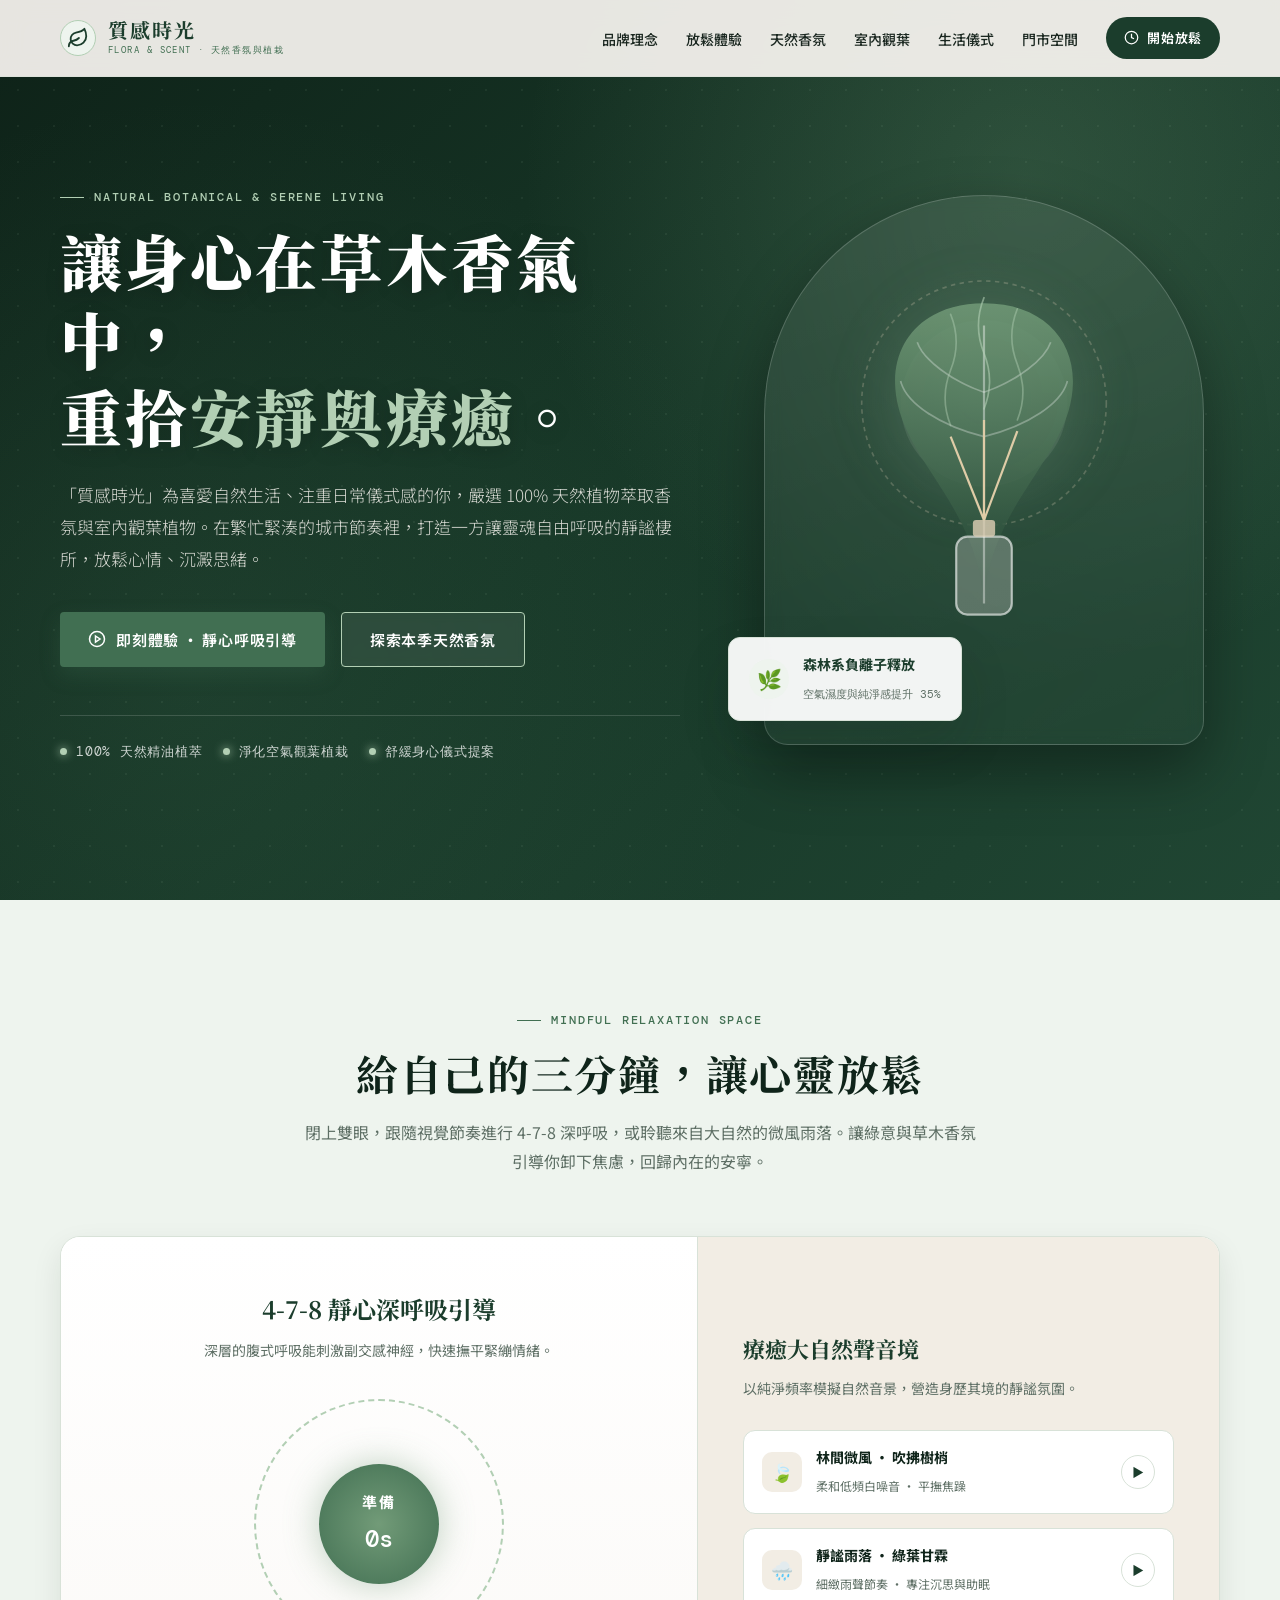
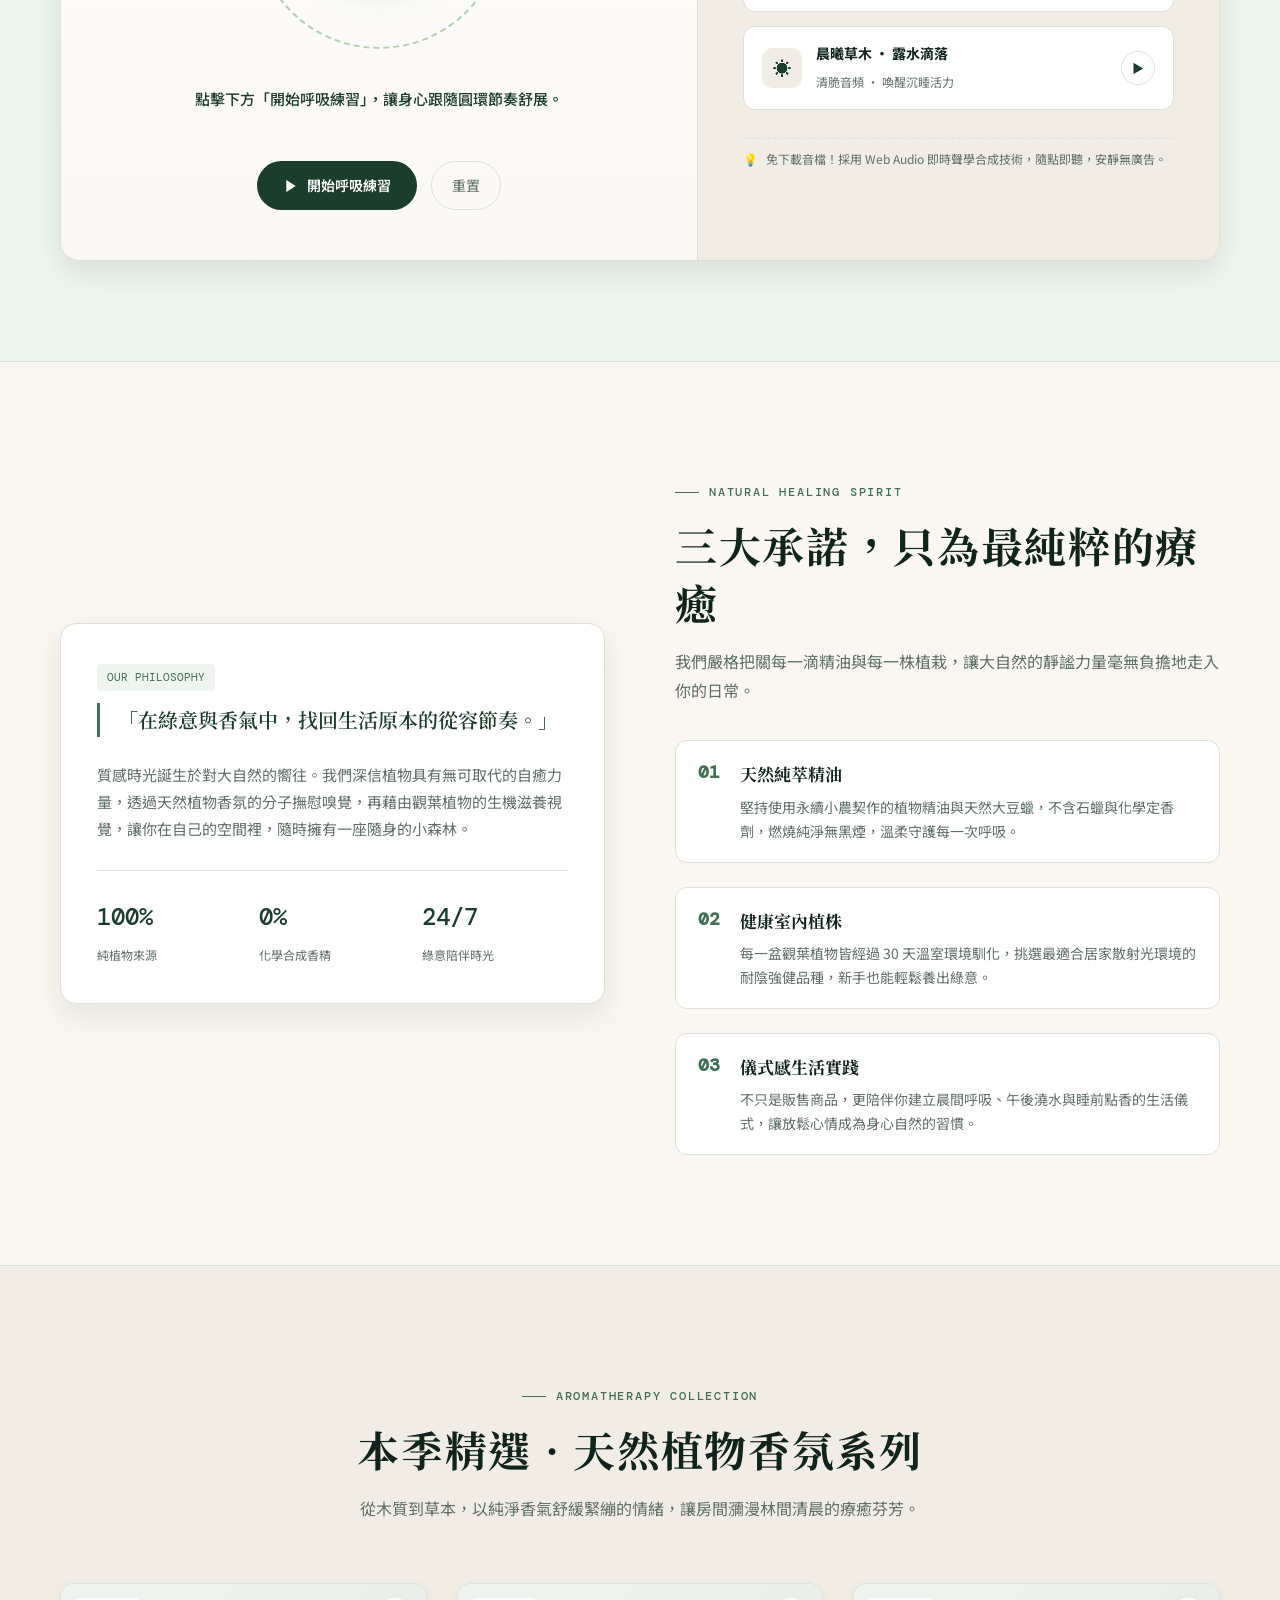
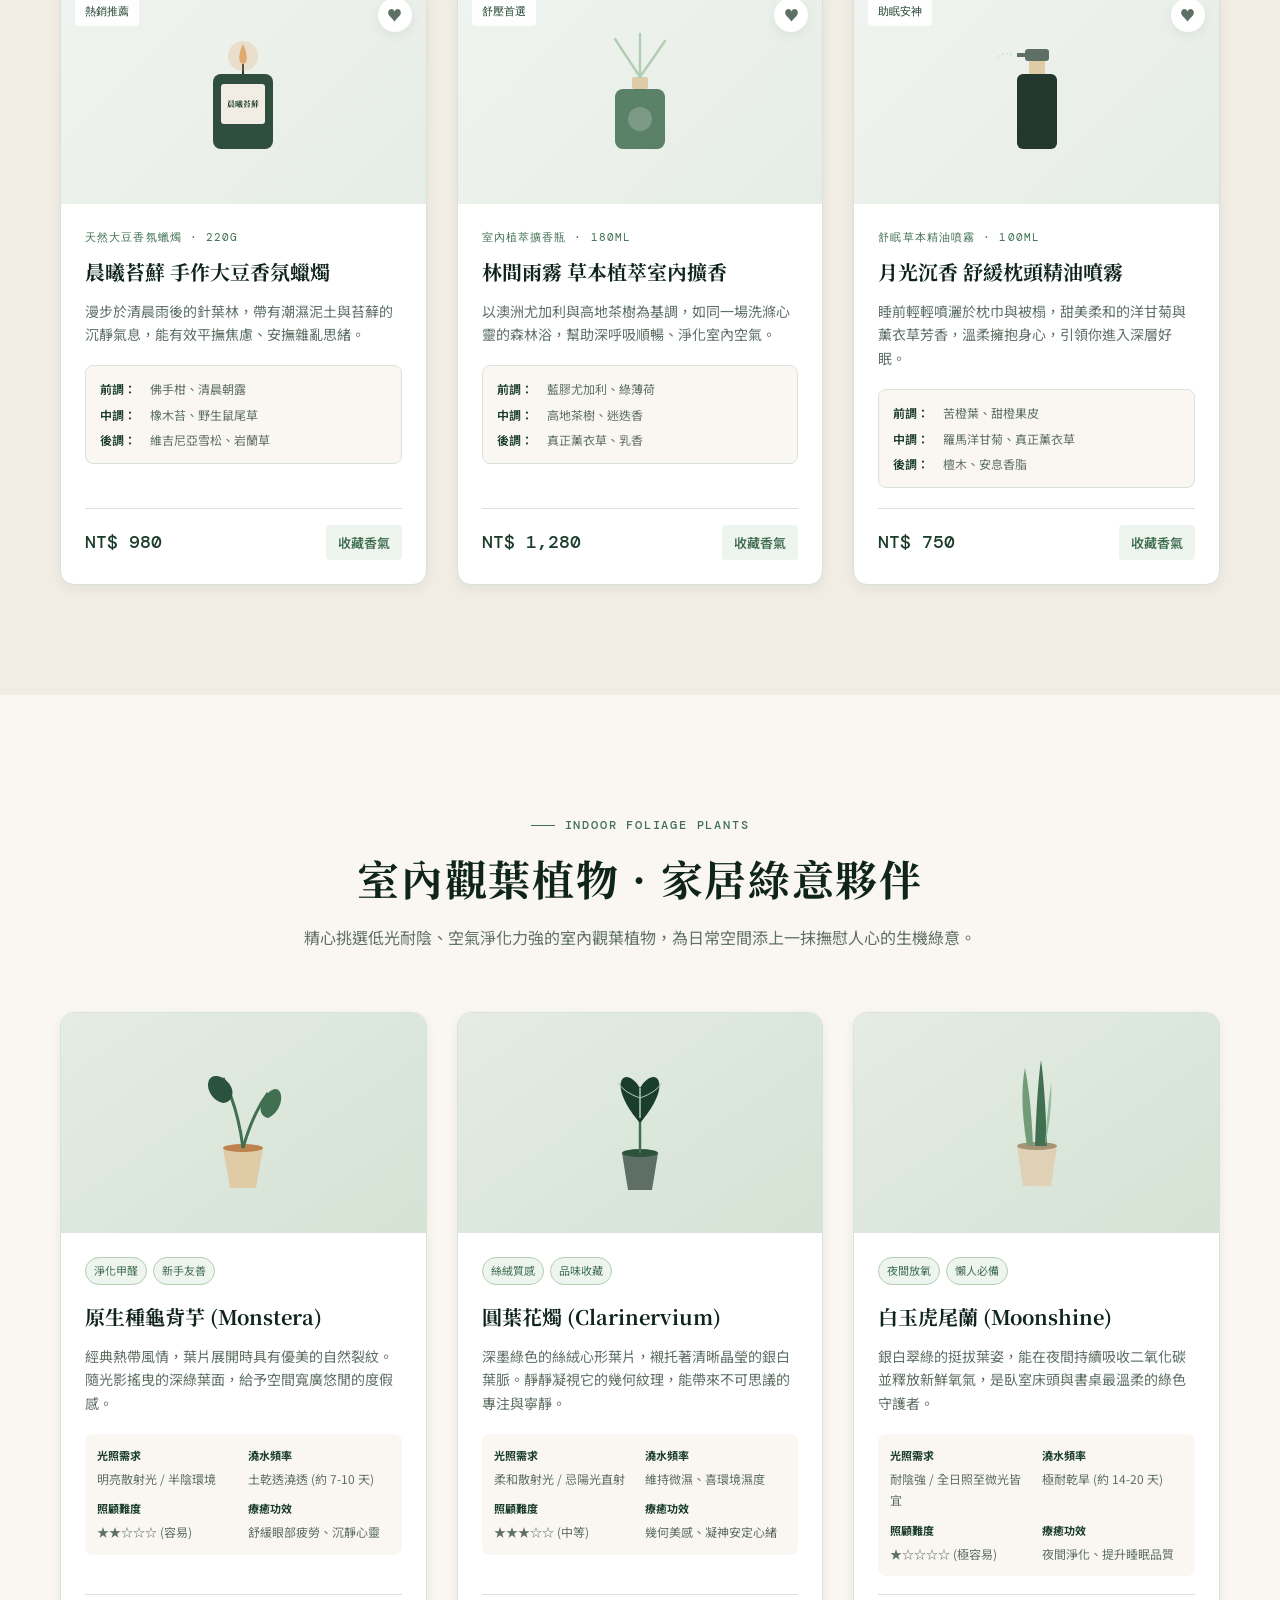
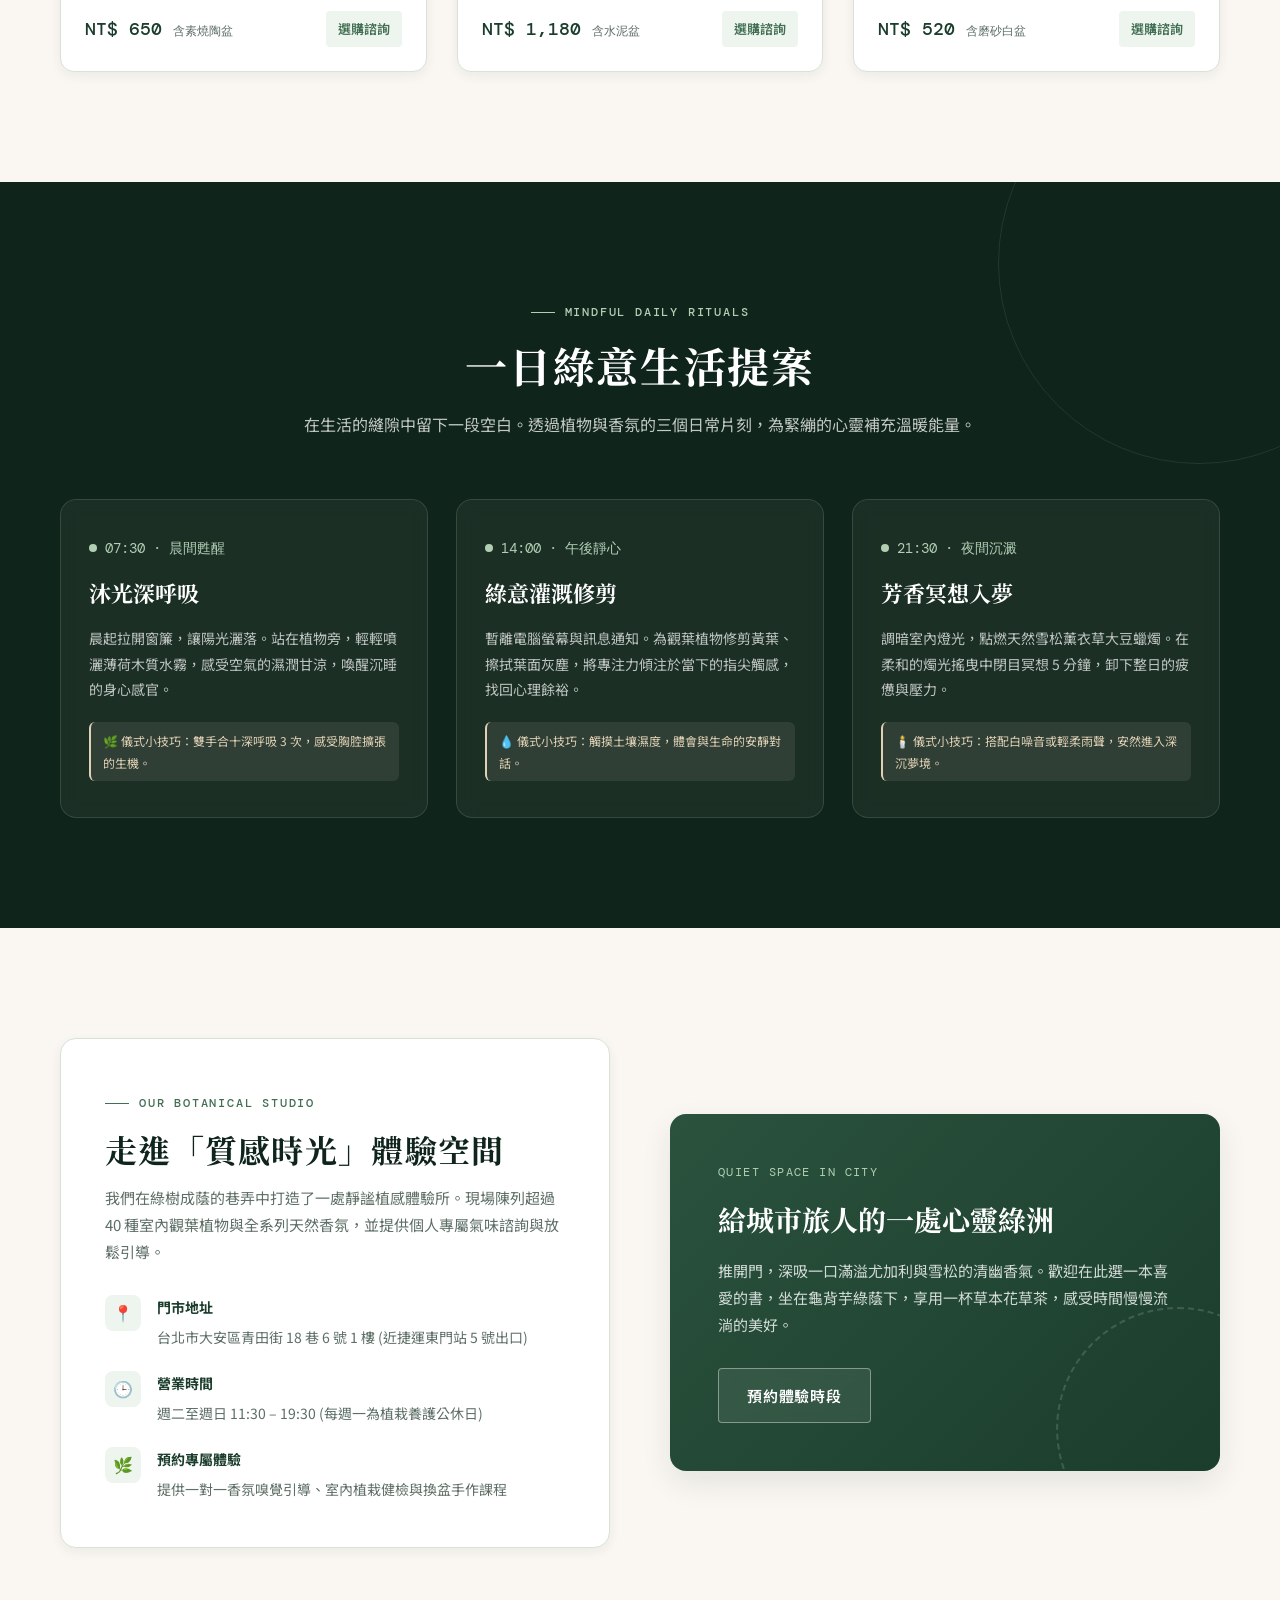
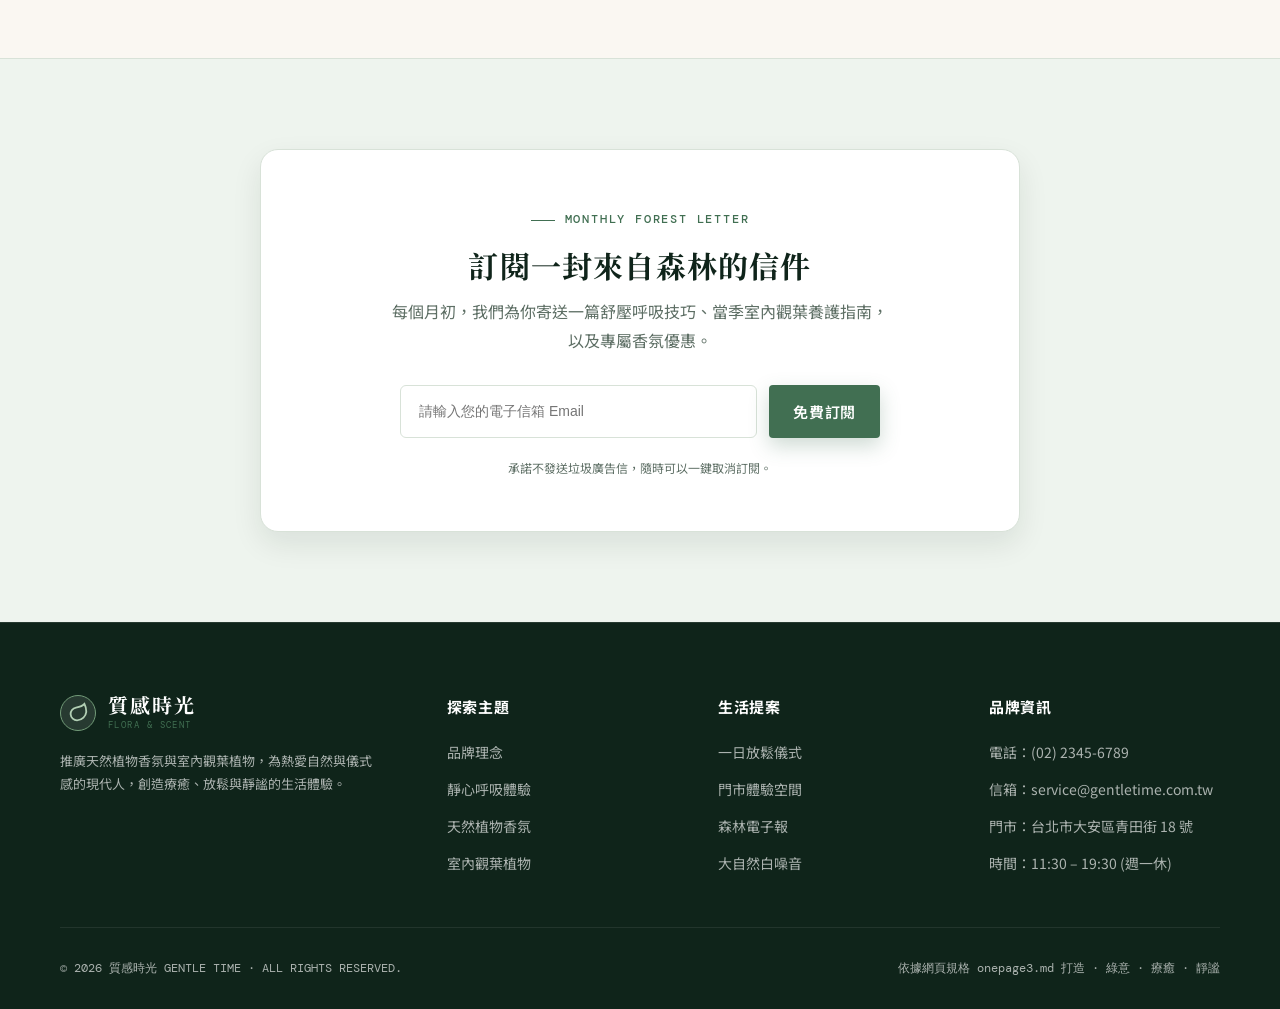
<file: onepage3/index.html>
<!DOCTYPE html>
<html lang="zh-Hant">
<head>
  <meta charset="UTF-8">
  <meta name="viewport" content="width=device-width, initial-scale=1.0">
  <meta name="description" content="質感時光｜推廣天然植物香氛與室內觀葉植物。專為嚮往大自然、注重生活儀式感的你打造，在草木香氣與綠意環繞中舒緩壓力、放鬆心情。">
  <title>質感時光｜天然植物香氛與室內觀葉植物 · 療癒靜謐的放鬆生活</title>
  <link rel="preconnect" href="https://fonts.googleapis.com">
  <link rel="preconnect" href="https://fonts.gstatic.com" crossorigin>
  <link href="https://fonts.googleapis.com/css2?family=DM+Mono:ital,wght@0,400;0,500;1,400&family=Noto+Sans+TC:wght@300;400;500;700&family=Noto+Serif+TC:wght@500;600;700;900&display=swap" rel="stylesheet">
  <style>
    :root {
      --forest-deep: #0f241a;
      --forest: #1b3d2c;
      --forest-mid: #2a523d;
      --moss: #416f52;
      --sage: #729b78;
      --leaf-light: #b2cfb4;
      --mint-mist: #eef4ee;
      --cream: #faf7f2;
      --paper: #f2ede4;
      --sand: #e0d0b6;
      --amber: #bd824d;
      --ink: #1a2720;
      --muted: #5e6f65;
      --line: #d8e2d8;
      --shadow-sm: 0 4px 12px rgba(15, 36, 26, 0.06);
      --shadow-md: 0 12px 30px rgba(15, 36, 26, 0.09);
      --shadow-lg: 0 24px 50px rgba(15, 36, 26, 0.14);
      --transition: all 0.3s cubic-bezier(0.25, 0.8, 0.25, 1);
    }

    * {
      box-sizing: border-box;
      margin: 0;
      padding: 0;
    }

    html {
      scroll-behavior: smooth;
    }

    body {
      background-color: var(--cream);
      color: var(--ink);
      font-family: "Noto Sans TC", -apple-system, BlinkMacSystemFont, "Segoe UI", Roboto, sans-serif;
      font-size: 16px;
      line-height: 1.8;
      -webkit-font-smoothing: antialiased;
      overflow-x: hidden;
    }

    a {
      color: inherit;
      text-decoration: none;
      transition: var(--transition);
    }

    button {
      font: inherit;
      cursor: pointer;
      border: none;
      background: none;
      transition: var(--transition);
    }

    img, svg {
      display: block;
      max-width: 100%;
    }

    .container {
      width: min(1160px, calc(100% - 48px));
      margin: 0 auto;
    }

    .serif {
      font-family: "Noto Serif TC", serif;
    }

    .mono {
      font-family: "DM Mono", monospace;
    }

    /* 頂部導覽列 Header */
    .site-header {
      position: fixed;
      top: 0;
      left: 0;
      width: 100%;
      z-index: 100;
      background: rgba(250, 247, 242, 0.92);
      backdrop-filter: blur(12px);
      -webkit-backdrop-filter: blur(12px);
      border-bottom: 1px solid rgba(216, 226, 216, 0.6);
      transition: var(--transition);
    }

    .site-header.scrolled {
      box-shadow: var(--shadow-sm);
      background: rgba(250, 247, 242, 0.98);
    }

    .nav-bar {
      display: flex;
      align-items: center;
      justify-content: space-between;
      height: 76px;
    }

    .brand-logo {
      display: flex;
      align-items: center;
      gap: 12px;
      color: var(--forest);
    }

    .brand-icon {
      width: 36px;
      height: 36px;
      border-radius: 50%;
      background: var(--mint-mist);
      border: 1px solid var(--leaf-light);
      display: grid;
      place-items: center;
      color: var(--forest);
    }

    .brand-name {
      font-family: "Noto Serif TC", serif;
      font-size: 20px;
      font-weight: 700;
      letter-spacing: 0.1em;
      line-height: 1.2;
    }

    .brand-sub {
      display: block;
      font-family: "DM Mono", monospace;
      font-size: 9px;
      color: var(--moss);
      letter-spacing: 0.16em;
      text-transform: uppercase;
    }

    .nav-menu {
      display: flex;
      align-items: center;
      gap: 28px;
      list-style: none;
    }

    .nav-link {
      font-size: 14px;
      font-weight: 500;
      color: var(--ink);
      position: relative;
      padding: 6px 0;
    }

    .nav-link::after {
      content: "";
      position: absolute;
      bottom: 0;
      left: 0;
      width: 0;
      height: 2px;
      background: var(--moss);
      transition: width 0.25s ease;
    }

    .nav-link:hover::after,
    .nav-link:focus-visible::after {
      width: 100%;
    }

    .btn-relax-nav {
      display: inline-flex;
      align-items: center;
      gap: 8px;
      padding: 9px 18px;
      border-radius: 30px;
      background: var(--forest);
      color: #fff;
      font-size: 13px;
      font-weight: 600;
      letter-spacing: 0.05em;
    }

    .btn-relax-nav:hover {
      background: var(--forest-mid);
      transform: translateY(-2px);
      box-shadow: 0 4px 12px rgba(27, 61, 44, 0.25);
    }

    .mobile-menu-btn {
      display: none;
      font-size: 24px;
      color: var(--forest);
      background: none;
      padding: 8px;
    }

    /* 通用按鈕元件 */
    .btn {
      display: inline-flex;
      align-items: center;
      justify-content: center;
      gap: 10px;
      padding: 13px 28px;
      border-radius: 4px;
      font-size: 15px;
      font-weight: 600;
      letter-spacing: 0.05em;
      transition: var(--transition);
    }

    .btn-primary {
      background: var(--moss);
      color: #fff;
      box-shadow: 0 8px 20px rgba(65, 111, 82, 0.25);
    }

    .btn-primary:hover {
      background: var(--forest-mid);
      transform: translateY(-2px);
      box-shadow: 0 12px 25px rgba(42, 82, 61, 0.3);
    }

    .btn-outline {
      border: 1px solid var(--leaf-light);
      color: #fff;
      background: rgba(255, 255, 255, 0.08);
      backdrop-filter: blur(4px);
    }

    .btn-outline:hover {
      background: rgba(255, 255, 255, 0.2);
      border-color: #fff;
      transform: translateY(-2px);
    }

    .btn-secondary {
      background: var(--paper);
      color: var(--forest);
      border: 1px solid var(--line);
    }

    .btn-secondary:hover {
      background: var(--mint-mist);
      border-color: var(--sage);
      transform: translateY(-2px);
    }

    .eyebrow {
      display: inline-flex;
      align-items: center;
      gap: 10px;
      font-family: "DM Mono", monospace;
      font-size: 12px;
      letter-spacing: 0.15em;
      text-transform: uppercase;
      font-weight: 500;
      margin-bottom: 14px;
      color: var(--moss);
    }

    .eyebrow::before {
      content: "";
      width: 24px;
      height: 1px;
      background: currentColor;
    }

    .section-header {
      text-align: center;
      max-width: 680px;
      margin: 0 auto 60px;
    }

    .section-title {
      font-size: clamp(28px, 3.8vw, 42px);
      font-weight: 700;
      color: var(--forest-deep);
      line-height: 1.35;
      letter-spacing: 0.04em;
    }

    .section-desc {
      margin-top: 16px;
      color: var(--muted);
      font-size: 16px;
      line-height: 1.8;
    }

    /* 英雄區塊 Hero Section */
    .hero {
      position: relative;
      min-height: 100vh;
      background: radial-gradient(circle at 80% 20%, rgba(114, 155, 120, 0.25), transparent 40%),
                  radial-gradient(circle at 15% 75%, rgba(65, 111, 82, 0.2), transparent 45%),
                  linear-gradient(135deg, #0e2218 0%, #173727 50%, #204633 100%);
      color: #fff;
      display: flex;
      align-items: center;
      padding-top: 100px;
      padding-bottom: 60px;
      overflow: hidden;
    }

    .hero-particles {
      position: absolute;
      inset: 0;
      background-image: radial-gradient(rgba(178, 207, 180, 0.12) 1px, transparent 1px);
      background-size: 36px 36px;
      opacity: 0.6;
      pointer-events: none;
    }

    .hero-grid {
      display: grid;
      grid-template-columns: 1.15fr 0.85fr;
      gap: 50px;
      align-items: center;
      position: relative;
      z-index: 2;
    }

    .hero-content {
      max-width: 620px;
    }

    .hero .eyebrow {
      color: var(--leaf-light);
    }

    .hero-title {
      font-size: clamp(38px, 5.2vw, 62px);
      font-weight: 900;
      line-height: 1.25;
      letter-spacing: 0.05em;
      margin-bottom: 24px;
      text-shadow: 0 4px 20px rgba(0, 0, 0, 0.2);
    }

    .hero-title em {
      font-style: normal;
      color: var(--leaf-light);
      position: relative;
    }

    .hero-desc {
      font-size: 17px;
      line-height: 1.9;
      color: rgba(250, 247, 242, 0.84);
      margin-bottom: 36px;
      font-weight: 300;
    }

    .hero-actions {
      display: flex;
      flex-wrap: wrap;
      gap: 16px;
      margin-bottom: 48px;
    }

    .hero-badges {
      display: flex;
      flex-wrap: wrap;
      gap: 20px;
      padding-top: 24px;
      border-top: 1px solid rgba(255, 255, 255, 0.15);
    }

    .hero-badge-item {
      display: flex;
      align-items: center;
      gap: 9px;
      font-size: 13px;
      color: rgba(255, 255, 255, 0.78);
      font-family: "DM Mono", monospace;
      letter-spacing: 0.06em;
    }

    .badge-dot {
      width: 7px;
      height: 7px;
      border-radius: 50%;
      background: var(--leaf-light);
      box-shadow: 0 0 10px var(--leaf-light);
    }

    /* Hero 右側意境插畫 Visual Artwork */
    .hero-visual-card {
      position: relative;
      display: flex;
      justify-content: center;
      align-items: center;
    }

    .artwork-frame {
      width: 100%;
      max-width: 440px;
      aspect-ratio: 4 / 5;
      background: linear-gradient(160deg, rgba(255, 255, 255, 0.08) 0%, rgba(255, 255, 255, 0.02) 100%);
      border: 1px solid rgba(255, 255, 255, 0.18);
      border-radius: 220px 220px 24px 24px;
      padding: 30px;
      position: relative;
      overflow: hidden;
      box-shadow: 0 25px 60px rgba(0, 0, 0, 0.35);
      backdrop-filter: blur(8px);
    }

    .artwork-aura {
      position: absolute;
      top: 15%;
      left: 50%;
      transform: translateX(-50%);
      width: 240px;
      height: 240px;
      border-radius: 50%;
      background: radial-gradient(circle, rgba(178, 207, 180, 0.3) 0%, rgba(65, 111, 82, 0.05) 70%, transparent 100%);
      filter: blur(20px);
      animation: pulseAura 6s ease-in-out infinite alternate;
    }

    @keyframes pulseAura {
      0% { transform: translateX(-50%) scale(0.9); opacity: 0.6; }
      100% { transform: translateX(-50%) scale(1.15); opacity: 0.95; }
    }

    .artwork-svg {
      width: 100%;
      height: 100%;
      position: relative;
      z-index: 2;
    }

    .floating-card {
      position: absolute;
      bottom: 24px;
      left: -20px;
      background: rgba(255, 255, 255, 0.94);
      color: var(--forest-deep);
      padding: 14px 20px;
      border-radius: 12px;
      box-shadow: var(--shadow-lg);
      backdrop-filter: blur(10px);
      display: flex;
      align-items: center;
      gap: 14px;
      animation: floatCard 4s ease-in-out infinite alternate;
      border: 1px solid var(--line);
    }

    @keyframes floatCard {
      0% { transform: translateY(0); }
      100% { transform: translateY(-8px); }
    }

    .floating-card-icon {
      width: 40px;
      height: 40px;
      border-radius: 50%;
      background: var(--mint-mist);
      color: var(--moss);
      display: grid;
      place-items: center;
      font-size: 20px;
    }

    .floating-card-text b {
      display: block;
      font-size: 14px;
      color: var(--forest);
    }

    .floating-card-text span {
      font-size: 11px;
      color: var(--muted);
      font-family: "DM Mono", monospace;
    }

    /* 沉浸式放鬆專區 Relax Zone (核心功能) */
    .relax-zone {
      padding: 100px 0;
      background: var(--mint-mist);
      position: relative;
      border-bottom: 1px solid var(--line);
    }

    .relax-wrapper {
      background: #fff;
      border-radius: 20px;
      border: 1px solid var(--line);
      box-shadow: var(--shadow-md);
      overflow: hidden;
      display: grid;
      grid-template-columns: 1.1fr 0.9fr;
    }

    /* 呼吸練習室 */
    .breath-room {
      padding: 50px 45px;
      display: flex;
      flex-direction: column;
      align-items: center;
      text-align: center;
      background: linear-gradient(180deg, #ffffff 0%, #faf8f5 100%);
      border-right: 1px solid var(--line);
    }

    .breath-header h3 {
      font-size: 24px;
      color: var(--forest);
      margin-bottom: 8px;
    }

    .breath-header p {
      color: var(--muted);
      font-size: 14px;
      max-width: 380px;
    }

    .breath-canvas-container {
      position: relative;
      width: 250px;
      height: 250px;
      margin: 36px 0;
      display: grid;
      place-items: center;
    }

    .breath-outer-circle {
      position: absolute;
      width: 100%;
      height: 100%;
      border-radius: 50%;
      border: 2px dashed var(--leaf-light);
      animation: rotateSlow 40s linear infinite;
    }

    @keyframes rotateSlow {
      from { transform: rotate(0deg); }
      to { transform: rotate(360deg); }
    }

    .breath-circle {
      width: 120px;
      height: 120px;
      border-radius: 50%;
      background: radial-gradient(circle, var(--sage) 0%, var(--moss) 100%);
      box-shadow: 0 0 35px rgba(114, 155, 120, 0.45);
      display: flex;
      flex-direction: column;
      align-items: center;
      justify-content: center;
      color: #fff;
      transition: transform 4s ease-in-out, background 1s ease;
      position: relative;
      z-index: 2;
    }

    .breath-circle.inhale {
      transform: scale(1.7);
      background: radial-gradient(circle, #8fbf96 0%, var(--moss) 100%);
      box-shadow: 0 0 50px rgba(143, 191, 150, 0.65);
    }

    .breath-circle.hold {
      transform: scale(1.7);
      background: radial-gradient(circle, #7ca884 0%, var(--forest-mid) 100%);
      box-shadow: 0 0 60px rgba(124, 168, 132, 0.7);
    }

    .breath-circle.exhale {
      transform: scale(1);
      background: radial-gradient(circle, var(--sage) 0%, var(--moss) 100%);
      box-shadow: 0 0 25px rgba(114, 155, 120, 0.35);
    }

    .breath-status-label {
      font-size: 15px;
      font-weight: 700;
      letter-spacing: 0.1em;
    }

    .breath-timer {
      font-family: "DM Mono", monospace;
      font-size: 24px;
      font-weight: 500;
      margin-top: 2px;
    }

    .breath-guidance-text {
      min-height: 52px;
      font-size: 15px;
      color: var(--forest);
      font-weight: 500;
      margin-bottom: 24px;
    }

    .breath-controls {
      display: flex;
      gap: 14px;
    }

    .btn-breath-start {
      padding: 11px 26px;
      border-radius: 30px;
      background: var(--forest);
      color: #fff;
      font-size: 14px;
      font-weight: 600;
      display: inline-flex;
      align-items: center;
      gap: 8px;
    }

    .btn-breath-start:hover {
      background: var(--forest-mid);
    }

    .btn-breath-reset {
      padding: 11px 20px;
      border-radius: 30px;
      border: 1px solid var(--line);
      color: var(--muted);
      font-size: 14px;
    }

    .btn-breath-reset:hover {
      color: var(--forest);
      border-color: var(--sage);
    }

    /* 白噪音與自然療癒聲景 */
    .sound-room {
      padding: 50px 45px;
      display: flex;
      flex-direction: column;
      justify-content: center;
      background: var(--paper);
    }

    .sound-header h3 {
      font-size: 22px;
      color: var(--forest);
      margin-bottom: 8px;
    }

    .sound-header p {
      color: var(--muted);
      font-size: 14px;
      margin-bottom: 28px;
    }

    .sound-tracks {
      display: grid;
      gap: 14px;
      margin-bottom: 28px;
    }

    .sound-track-card {
      background: #fff;
      border: 1px solid var(--line);
      border-radius: 12px;
      padding: 14px 18px;
      display: flex;
      align-items: center;
      justify-content: space-between;
      cursor: pointer;
      transition: var(--transition);
    }

    .sound-track-card:hover {
      border-color: var(--sage);
      transform: translateX(4px);
    }

    .sound-track-card.active {
      border-color: var(--moss);
      background: var(--mint-mist);
      box-shadow: 0 4px 15px rgba(65, 111, 82, 0.12);
    }

    .sound-info {
      display: flex;
      align-items: center;
      gap: 14px;
    }

    .sound-icon-box {
      width: 40px;
      height: 40px;
      border-radius: 10px;
      background: var(--paper);
      display: grid;
      place-items: center;
      color: var(--forest);
      font-size: 18px;
      transition: var(--transition);
    }

    .sound-track-card.active .sound-icon-box {
      background: var(--forest);
      color: #fff;
    }

    .sound-titles b {
      display: block;
      font-size: 14px;
      color: var(--forest-deep);
    }

    .sound-titles span {
      font-size: 12px;
      color: var(--muted);
    }

    .sound-play-toggle {
      width: 34px;
      height: 34px;
      border-radius: 50%;
      border: 1px solid var(--line);
      display: grid;
      place-items: center;
      color: var(--forest);
      font-size: 12px;
      background: #fff;
    }

    .sound-track-card.active .sound-play-toggle {
      background: var(--moss);
      color: #fff;
      border-color: var(--moss);
    }

    .sound-tip {
      font-size: 12px;
      color: var(--muted);
      line-height: 1.6;
      display: flex;
      align-items: center;
      gap: 8px;
      padding-top: 10px;
      border-top: 1px dashed var(--line);
    }

    /* 品牌理念 About Brand */
    .about-section {
      padding: 110px 0;
      background: var(--cream);
    }

    .about-grid {
      display: grid;
      grid-template-columns: 1fr 1fr;
      gap: 70px;
      align-items: center;
    }

    .about-image-wrap {
      position: relative;
    }

    .about-card-box {
      background: #fff;
      border-radius: 16px;
      border: 1px solid var(--line);
      padding: 36px;
      box-shadow: var(--shadow-md);
      position: relative;
      z-index: 2;
    }

    .about-quote {
      font-size: 20px;
      line-height: 1.7;
      color: var(--forest);
      font-weight: 600;
      margin-bottom: 24px;
      border-left: 3px solid var(--moss);
      padding-left: 18px;
    }

    .about-badge-tag {
      display: inline-block;
      font-family: "DM Mono", monospace;
      font-size: 11px;
      color: var(--moss);
      background: var(--mint-mist);
      padding: 4px 10px;
      border-radius: 4px;
      margin-bottom: 12px;
    }

    .about-stats {
      display: grid;
      grid-template-columns: repeat(3, 1fr);
      gap: 16px;
      margin-top: 28px;
      padding-top: 24px;
      border-top: 1px solid var(--line);
    }

    .stat-item b {
      display: block;
      font-family: "DM Mono", monospace;
      font-size: 24px;
      color: var(--forest);
      font-weight: 500;
    }

    .stat-item span {
      font-size: 12px;
      color: var(--muted);
    }

    .pillars-list {
      display: grid;
      gap: 24px;
      margin-top: 36px;
    }

    .pillar-card {
      display: flex;
      gap: 20px;
      padding: 18px 22px;
      background: #fff;
      border-radius: 12px;
      border: 1px solid var(--line);
      transition: var(--transition);
    }

    .pillar-card:hover {
      border-color: var(--sage);
      box-shadow: var(--shadow-sm);
      transform: translateY(-2px);
    }

    .pillar-num {
      font-family: "DM Mono", monospace;
      font-size: 18px;
      font-weight: 700;
      color: var(--moss);
      line-height: 1;
      padding-top: 4px;
    }

    .pillar-content h4 {
      font-size: 17px;
      color: var(--forest-deep);
      margin-bottom: 6px;
    }

    .pillar-content p {
      font-size: 14px;
      color: var(--muted);
      line-height: 1.7;
    }

    /* 香氛產品專區 Scent Collection */
    .scent-section {
      padding: 110px 0;
      background: var(--paper);
      border-top: 1px solid var(--line);
    }

    .products-grid {
      display: grid;
      grid-template-columns: repeat(3, 1fr);
      gap: 30px;
    }

    .product-card {
      background: #fff;
      border-radius: 14px;
      border: 1px solid var(--line);
      overflow: hidden;
      box-shadow: var(--shadow-sm);
      display: flex;
      flex-direction: column;
      transition: var(--transition);
    }

    .product-card:hover {
      transform: translateY(-6px);
      box-shadow: var(--shadow-lg);
      border-color: var(--leaf-light);
    }

    .product-visual {
      height: 220px;
      background: linear-gradient(135deg, #f0f4f0 0%, #e6ece6 100%);
      display: grid;
      place-items: center;
      position: relative;
      overflow: hidden;
    }

    .product-tag {
      position: absolute;
      top: 14px;
      left: 14px;
      font-family: "DM Mono", monospace;
      font-size: 11px;
      background: rgba(255, 255, 255, 0.9);
      color: var(--forest);
      padding: 4px 10px;
      border-radius: 4px;
      font-weight: 500;
    }

    .product-like-btn {
      position: absolute;
      top: 14px;
      right: 14px;
      width: 34px;
      height: 34px;
      border-radius: 50%;
      background: #fff;
      display: grid;
      place-items: center;
      box-shadow: var(--shadow-sm);
      color: var(--muted);
      font-size: 15px;
    }

    .product-like-btn.liked {
      color: #e05a47;
    }

    .product-body {
      padding: 24px;
      display: flex;
      flex-direction: column;
      flex-grow: 1;
    }

    .product-category {
      font-family: "DM Mono", monospace;
      font-size: 11px;
      color: var(--moss);
      letter-spacing: 0.1em;
      margin-bottom: 6px;
    }

    .product-title {
      font-size: 20px;
      font-weight: 700;
      color: var(--forest-deep);
      margin-bottom: 10px;
    }

    .product-desc {
      font-size: 14px;
      color: var(--muted);
      line-height: 1.7;
      margin-bottom: 18px;
    }

    .notes-box {
      background: var(--cream);
      padding: 12px 14px;
      border-radius: 8px;
      margin-bottom: 20px;
      font-size: 12px;
      border: 1px solid var(--line);
    }

    .notes-row {
      display: flex;
      gap: 8px;
      margin-bottom: 4px;
    }

    .notes-row:last-child {
      margin-bottom: 0;
    }

    .notes-label {
      color: var(--forest);
      font-weight: 600;
      min-width: 42px;
    }

    .notes-val {
      color: var(--muted);
    }

    .product-footer {
      margin-top: auto;
      display: flex;
      align-items: center;
      justify-content: space-between;
      padding-top: 16px;
      border-top: 1px solid var(--line);
    }

    .product-price {
      font-family: "DM Mono", monospace;
      font-size: 18px;
      font-weight: 500;
      color: var(--forest);
    }

    .btn-card-action {
      font-size: 13px;
      font-weight: 600;
      color: var(--moss);
      padding: 6px 12px;
      border-radius: 4px;
      background: var(--mint-mist);
    }

    .btn-card-action:hover {
      background: var(--forest);
      color: #fff;
    }

    /* 觀葉植物專區 Plants Collection */
    .plants-section {
      padding: 110px 0;
      background: var(--cream);
    }

    .plants-grid {
      display: grid;
      grid-template-columns: repeat(3, 1fr);
      gap: 30px;
    }

    .plant-card {
      background: #fff;
      border-radius: 14px;
      border: 1px solid var(--line);
      overflow: hidden;
      box-shadow: var(--shadow-sm);
      transition: var(--transition);
      display: flex;
      flex-direction: column;
    }

    .plant-card:hover {
      transform: translateY(-6px);
      box-shadow: var(--shadow-lg);
      border-color: var(--sage);
    }

    .plant-visual {
      height: 220px;
      background: linear-gradient(145deg, #e4ece3 0%, #d5e2d4 100%);
      display: grid;
      place-items: center;
      position: relative;
    }

    .plant-care-tags {
      display: flex;
      gap: 6px;
      margin-bottom: 14px;
      flex-wrap: wrap;
    }

    .care-tag {
      font-size: 11px;
      padding: 3px 8px;
      border-radius: 20px;
      background: var(--mint-mist);
      color: var(--moss);
      border: 1px solid var(--leaf-light);
    }

    .care-indicators {
      display: grid;
      grid-template-columns: 1fr 1fr;
      gap: 10px;
      background: var(--cream);
      padding: 12px;
      border-radius: 8px;
      margin-bottom: 18px;
      font-size: 12px;
    }

    .care-item b {
      display: block;
      color: var(--forest);
      font-size: 11px;
      margin-bottom: 2px;
    }

    .care-item span {
      color: var(--muted);
    }

    /* 日常生活儀式感提案 Rituals */
    .rituals-section {
      padding: 110px 0;
      background: var(--forest-deep);
      color: #fff;
      position: relative;
      overflow: hidden;
    }

    .rituals-section::before {
      content: "";
      position: absolute;
      top: -120px;
      right: -120px;
      width: 400px;
      height: 400px;
      border-radius: 50%;
      border: 1px solid rgba(178, 207, 180, 0.12);
      pointer-events: none;
    }

    .rituals-section .eyebrow {
      color: var(--leaf-light);
    }

    .rituals-section .section-title {
      color: #fff;
    }

    .rituals-section .section-desc {
      color: rgba(255, 255, 255, 0.75);
    }

    .rituals-timeline {
      display: grid;
      grid-template-columns: repeat(3, 1fr);
      gap: 28px;
      margin-top: 50px;
    }

    .ritual-card {
      background: rgba(255, 255, 255, 0.05);
      border: 1px solid rgba(255, 255, 255, 0.12);
      border-radius: 16px;
      padding: 36px 28px;
      backdrop-filter: blur(8px);
      transition: var(--transition);
      position: relative;
    }

    .ritual-card:hover {
      background: rgba(255, 255, 255, 0.08);
      border-color: var(--leaf-light);
      transform: translateY(-4px);
    }

    .ritual-time {
      font-family: "DM Mono", monospace;
      font-size: 14px;
      color: var(--leaf-light);
      margin-bottom: 12px;
      display: flex;
      align-items: center;
      gap: 8px;
    }

    .ritual-time::before {
      content: "";
      width: 8px;
      height: 8px;
      border-radius: 50%;
      background: var(--leaf-light);
    }

    .ritual-title {
      font-size: 22px;
      font-weight: 700;
      color: #fff;
      margin-bottom: 14px;
    }

    .ritual-desc {
      font-size: 14px;
      line-height: 1.8;
      color: rgba(255, 255, 255, 0.72);
      margin-bottom: 20px;
    }

    .ritual-tip {
      font-size: 12px;
      color: var(--sand);
      background: rgba(224, 208, 182, 0.1);
      padding: 8px 12px;
      border-radius: 6px;
      border-left: 2px solid var(--sand);
    }

    /* 門市與空間 Visit & Space */
    .visit-section {
      padding: 110px 0;
      background: var(--cream);
    }

    .visit-grid {
      display: grid;
      grid-template-columns: 1fr 1fr;
      gap: 60px;
      align-items: center;
    }

    .visit-info-box {
      background: #fff;
      padding: 44px;
      border-radius: 16px;
      border: 1px solid var(--line);
      box-shadow: var(--shadow-sm);
    }

    .info-list {
      display: grid;
      gap: 20px;
      margin-top: 30px;
    }

    .info-item {
      display: flex;
      gap: 16px;
    }

    .info-icon {
      width: 36px;
      height: 36px;
      border-radius: 8px;
      background: var(--mint-mist);
      color: var(--forest);
      display: grid;
      place-items: center;
      font-size: 16px;
      flex-shrink: 0;
    }

    .info-detail b {
      display: block;
      font-size: 14px;
      color: var(--forest);
      margin-bottom: 2px;
    }

    .info-detail span {
      font-size: 14px;
      color: var(--muted);
      line-height: 1.6;
    }

    .store-visual-box {
      background: linear-gradient(135deg, var(--forest-mid) 0%, var(--forest) 100%);
      color: #fff;
      border-radius: 16px;
      padding: 48px;
      position: relative;
      overflow: hidden;
      box-shadow: var(--shadow-md);
    }

    .store-visual-box::after {
      content: "";
      position: absolute;
      bottom: -80px;
      right: -80px;
      width: 240px;
      height: 240px;
      border-radius: 50%;
      border: 2px dashed rgba(255, 255, 255, 0.15);
    }

    .store-tag {
      font-family: "DM Mono", monospace;
      font-size: 12px;
      letter-spacing: 0.12em;
      color: var(--leaf-light);
      margin-bottom: 16px;
    }

    .store-visual-box h3 {
      font-size: 28px;
      line-height: 1.4;
      margin-bottom: 18px;
    }

    .store-visual-box p {
      color: rgba(255, 255, 255, 0.8);
      font-size: 15px;
      line-height: 1.8;
      margin-bottom: 30px;
    }

    /* 電子報訂閱 Newsletter */
    .newsletter-section {
      padding: 90px 0;
      background: var(--mint-mist);
      border-top: 1px solid var(--line);
    }

    .newsletter-card {
      background: #fff;
      border-radius: 18px;
      border: 1px solid var(--line);
      padding: 50px;
      text-align: center;
      max-width: 760px;
      margin: 0 auto;
      box-shadow: var(--shadow-md);
    }

    .newsletter-form {
      display: flex;
      gap: 12px;
      max-width: 480px;
      margin: 30px auto 14px;
    }

    .newsletter-input {
      flex: 1;
      padding: 13px 18px;
      border: 1px solid var(--line);
      border-radius: 6px;
      font-size: 14px;
      outline: none;
      transition: var(--transition);
    }

    .newsletter-input:focus {
      border-color: var(--moss);
      box-shadow: 0 0 0 3px rgba(65, 111, 82, 0.15);
    }

    .newsletter-privacy {
      font-size: 12px;
      color: var(--muted);
    }

    /* 頁尾 Footer */
    .site-footer {
      background: var(--forest-deep);
      color: rgba(255, 255, 255, 0.65);
      padding: 70px 0 30px;
      border-top: 1px solid rgba(255, 255, 255, 0.1);
      font-size: 14px;
    }

    .footer-grid {
      display: grid;
      grid-template-columns: 1.5fr 1fr 1fr 1fr;
      gap: 40px;
      margin-bottom: 50px;
    }

    .footer-brand .brand-logo {
      color: #fff;
      margin-bottom: 16px;
    }

    .footer-brand .brand-icon {
      background: rgba(255, 255, 255, 0.1);
      border-color: var(--sage);
      color: var(--leaf-light);
    }

    .footer-desc {
      line-height: 1.8;
      font-size: 13px;
      max-width: 320px;
    }

    .footer-col h5 {
      color: #fff;
      font-size: 15px;
      margin-bottom: 20px;
      letter-spacing: 0.05em;
    }

    .footer-links {
      list-style: none;
      display: grid;
      gap: 12px;
    }

    .footer-links a:hover {
      color: var(--leaf-light);
    }

    .footer-bottom {
      padding-top: 30px;
      border-top: 1px solid rgba(255, 255, 255, 0.08);
      display: flex;
      justify-content: space-between;
      align-items: center;
      font-size: 12px;
      font-family: "DM Mono", monospace;
    }

    /* 提示彈窗 Toast */
    .toast-msg {
      position: fixed;
      bottom: 30px;
      right: 30px;
      background: var(--forest);
      color: #fff;
      padding: 14px 24px;
      border-radius: 8px;
      box-shadow: var(--shadow-lg);
      font-size: 14px;
      display: flex;
      align-items: center;
      gap: 10px;
      z-index: 999;
      transform: translateY(100px);
      opacity: 0;
      transition: all 0.3s cubic-bezier(0.175, 0.885, 0.32, 1.275);
      border-left: 4px solid var(--leaf-light);
    }

    .toast-msg.show {
      transform: translateY(0);
      opacity: 1;
    }

    /* RWD 響應式設定 */
    @media (max-width: 992px) {
      .hero-grid, .about-grid, .visit-grid, .relax-wrapper {
        grid-template-columns: 1fr;
        gap: 40px;
      }
      .products-grid, .plants-grid, .rituals-timeline {
        grid-template-columns: repeat(2, 1fr);
      }
      .footer-grid {
        grid-template-columns: 1fr 1fr;
      }
      .breath-room {
        border-right: none;
        border-bottom: 1px solid var(--line);
      }
      .artwork-frame {
        max-width: 360px;
      }
    }

    @media (max-width: 768px) {
      .nav-menu {
        display: none;
        position: absolute;
        top: 76px;
        left: 0;
        width: 100%;
        background: var(--cream);
        flex-direction: column;
        padding: 24px 0;
        box-shadow: var(--shadow-md);
        border-bottom: 1px solid var(--line);
      }
      .nav-menu.active {
        display: flex;
      }
      .mobile-menu-btn {
        display: block;
      }
      .products-grid, .plants-grid, .rituals-timeline {
        grid-template-columns: 1fr;
      }
      .footer-grid {
        grid-template-columns: 1fr;
      }
      .newsletter-form {
        flex-direction: column;
      }
      .floating-card {
        display: none;
      }
    }
  </style>
</head>
<body>

  <!-- 頂部導覽列 Header -->
  <header class="site-header" id="siteHeader">
    <div class="container nav-bar">
      <a href="#" class="brand-logo" aria-label="質感時光 首頁">
        <div class="brand-icon">
          <!-- 綠葉與水滴向量圖標 -->
          <svg width="22" height="22" viewBox="0 0 24 24" fill="none" stroke="currentColor" stroke-width="2" stroke-linecap="round" stroke-linejoin="round">
            <path d="M11 20A7 7 0 0 1 9.8 6.1C15.5 5 17 4.48 19 2c1 2 2 4.18 2 8 0 5.5-4.78 10-10 10Z"/>
            <path d="M2 21c0-3 1.85-5.36 5.08-6C9.5 14.52 12 13 13 12"/>
          </svg>
        </div>
        <div>
          <div class="brand-name">質感時光</div>
          <span class="brand-sub">Flora & Scent · 天然香氛與植栽</span>
        </div>
      </a>

      <!-- 電腦版導覽選單 -->
      <ul class="nav-menu" id="navMenu">
        <li><a href="#about" class="nav-link">品牌理念</a></li>
        <li><a href="#relax-zone" class="nav-link">放鬆體驗</a></li>
        <li><a href="#scents" class="nav-link">天然香氛</a></li>
        <li><a href="#plants" class="nav-link">室內觀葉</a></li>
        <li><a href="#rituals" class="nav-link">生活儀式</a></li>
        <li><a href="#visit" class="nav-link">門市空間</a></li>
        <li>
          <a href="#relax-zone" class="btn-relax-nav">
            <svg width="15" height="15" viewBox="0 0 24 24" fill="none" stroke="currentColor" stroke-width="2">
              <circle cx="12" cy="12" r="10"/>
              <path d="M12 6v6l4 2"/>
            </svg>
            開始放鬆
          </a>
        </li>
      </ul>

      <!-- 手機版漢堡按鈕 -->
      <button class="mobile-menu-btn" id="mobileMenuBtn" aria-label="切換選單">
        ☰
      </button>
    </div>
  </header>

  <main>
    <!-- 英雄首頁區塊 Hero Section -->
    <section class="hero" id="hero">
      <div class="hero-particles"></div>
      <div class="container hero-grid">
        <div class="hero-content">
          <div class="eyebrow">Natural Botanical & Serene Living</div>
          <h1 class="hero-title serif">
            讓身心在草木香氣中，<br>重拾<em>安靜與療癒</em>。
          </h1>
          <p class="hero-desc">
            「質感時光」為喜愛自然生活、注重日常儀式感的你，嚴選 100% 天然植物萃取香氛與室內觀葉植物。在繁忙緊湊的城市節奏裡，打造一方讓靈魂自由呼吸的靜謐棲所，放鬆心情、沉澱思緒。
          </p>

          <div class="hero-actions">
            <a href="#relax-zone" class="btn btn-primary">
              <svg width="18" height="18" viewBox="0 0 24 24" fill="none" stroke="currentColor" stroke-width="2">
                <circle cx="12" cy="12" r="10"/>
                <polygon points="10 8 16 12 10 16 10 8"/>
              </svg>
              即刻體驗 · 靜心呼吸引導
            </a>
            <a href="#scents" class="btn btn-outline">
              探索本季天然香氛
            </a>
          </div>

          <div class="hero-badges">
            <div class="hero-badge-item">
              <div class="badge-dot"></div>
              <span>100% 天然精油植萃</span>
            </div>
            <div class="hero-badge-item">
              <div class="badge-dot"></div>
              <span>淨化空氣觀葉植栽</span>
            </div>
            <div class="hero-badge-item">
              <div class="badge-dot"></div>
              <span>舒緩身心儀式提案</span>
            </div>
          </div>
        </div>

        <!-- 靜謐插畫視覺 Visual Artwork -->
        <div class="hero-visual-card">
          <div class="artwork-frame">
            <div class="artwork-aura"></div>
            <!-- 植物與香氛意境 SVG 插畫 -->
            <svg class="artwork-svg" viewBox="0 0 340 420" fill="none" xmlns="http://www.w3.org/2000/svg">
              <!-- 靜謐月光光環 -->
              <circle cx="170" cy="150" r="110" stroke="rgba(224, 208, 182, 0.25)" stroke-width="1.5" stroke-dasharray="4 4"/>
              <circle cx="170" cy="150" r="75" fill="rgba(178, 207, 180, 0.12)"/>
              
              <!-- 龜背芋葉片造型 -->
              <path d="M170 340 C170 240 90 200 90 130 C90 90 120 60 170 60 C220 60 250 90 250 130 C250 200 170 240 170 340 Z" fill="url(#leafGrad)" opacity="0.85"/>
              <path d="M170 80 L170 330" stroke="rgba(255, 255, 255, 0.4)" stroke-width="2"/>
              <path d="M170 140 C140 130 115 110 110 95" stroke="rgba(255, 255, 255, 0.3)" stroke-width="1.5"/>
              <path d="M170 180 C130 170 100 150 95 130" stroke="rgba(255, 255, 255, 0.3)" stroke-width="1.5"/>
              <path d="M170 140 C200 130 225 110 230 95" stroke="rgba(255, 255, 255, 0.3)" stroke-width="1.5"/>
              <path d="M170 180 C210 170 240 150 245 130" stroke="rgba(255, 255, 255, 0.3)" stroke-width="1.5"/>
              
              <!-- 香氛擴香瓶 -->
              <rect x="145" y="270" width="50" height="70" rx="10" fill="rgba(250, 247, 242, 0.25)" stroke="rgba(255, 255, 255, 0.6)" stroke-width="2"/>
              <rect x="160" y="255" width="20" height="15" rx="3" fill="rgba(224, 208, 182, 0.8)"/>
              <!-- 擴香竹條 -->
              <line x1="170" y1="255" x2="140" y2="180" stroke="#dfcca7" stroke-width="2"/>
              <line x1="170" y1="255" x2="170" y2="165" stroke="#dfcca7" stroke-width="2"/>
              <line x1="170" y1="255" x2="200" y2="175" stroke="#dfcca7" stroke-width="2"/>
              
              <!-- 裊裊上升的天然香氣波紋 -->
              <path d="M140 170 Q130 145 140 120 T140 70" stroke="rgba(178, 207, 180, 0.45)" stroke-width="1.5" stroke-linecap="round" fill="none"/>
              <path d="M170 155 Q180 130 170 105 T170 55" stroke="rgba(178, 207, 180, 0.6)" stroke-width="1.5" stroke-linecap="round" fill="none"/>
              <path d="M200 165 Q210 140 200 115 T200 65" stroke="rgba(178, 207, 180, 0.45)" stroke-width="1.5" stroke-linecap="round" fill="none"/>

              <defs>
                <linearGradient id="leafGrad" x1="170" y1="60" x2="170" y2="340" gradientUnits="userSpaceOnUse">
                  <stop stop-color="#729b78"/>
                  <stop offset="1" stop-color="#1b3d2c"/>
                </linearGradient>
              </defs>
            </svg>
          </div>

          <!-- 浮動卡片小標籤 -->
          <div class="floating-card">
            <div class="floating-card-icon">
              🌿
            </div>
            <div class="floating-card-text">
              <b>森林系負離子釋放</b>
              <span>空氣濕度與純淨感提升 35%</span>
            </div>
          </div>
        </div>
      </div>
    </section>

    <!-- 沉浸式放鬆體驗專區 Relax Zone (核心功能：使人放鬆心情) -->
    <section class="relax-zone" id="relax-zone">
      <div class="container">
        <div class="section-header">
          <div class="eyebrow">Mindful Relaxation Space</div>
          <h2 class="section-title serif">給自己的三分鐘，讓心靈放鬆</h2>
          <p class="section-desc">
            閉上雙眼，跟隨視覺節奏進行 4-7-8 深呼吸，或聆聽來自大自然的微風雨落。讓綠意與草木香氛引導你卸下焦慮，回歸內在的安寧。
          </p>
        </div>

        <div class="relax-wrapper">
          <!-- 4-7-8 呼吸練習室 -->
          <div class="breath-room">
            <div class="breath-header">
              <h3 class="serif">4-7-8 靜心深呼吸引導</h3>
              <p>深層的腹式呼吸能刺激副交感神經，快速撫平緊繃情緒。</p>
            </div>

            <div class="breath-canvas-container">
              <div class="breath-outer-circle"></div>
              <div class="breath-circle" id="breathCircle">
                <span class="breath-status-label" id="breathStatus">準備</span>
                <span class="breath-timer" id="breathTimer">0s</span>
              </div>
            </div>

            <div class="breath-guidance-text" id="breathGuidance">
              點擊下方「開始呼吸練習」，讓身心跟隨圓環節奏舒展。
            </div>

            <div class="breath-controls">
              <button class="btn-breath-start" id="btnBreathToggle">
                <svg width="16" height="16" viewBox="0 0 24 24" fill="currentColor">
                  <polygon points="5 3 19 12 5 21 5 3"/>
                </svg>
                <span id="breathBtnText">開始呼吸練習</span>
              </button>
              <button class="btn-breath-reset" id="btnBreathReset">
                重置
              </button>
            </div>
          </div>

          <!-- 大自然聲音體驗室 -->
          <div class="sound-room">
            <div class="sound-header">
              <h3 class="serif">療癒大自然聲音境</h3>
              <p>以純淨頻率模擬自然音景，營造身歷其境的靜謐氛圍。</p>
            </div>

            <div class="sound-tracks">
              <!-- 音效 1: 森林微風 -->
              <div class="sound-track-card" data-sound="breeze">
                <div class="sound-info">
                  <div class="sound-icon-box">🍃</div>
                  <div class="sound-titles">
                    <b>林間微風 · 吹拂樹梢</b>
                    <span>柔和低頻白噪音 · 平撫焦躁</span>
                  </div>
                </div>
                <button class="sound-play-toggle" aria-label="播放林間微風">▶</button>
              </div>

              <!-- 音效 2: 靜謐雨落 -->
              <div class="sound-track-card" data-sound="rain">
                <div class="sound-info">
                  <div class="sound-icon-box">🌧️</div>
                  <div class="sound-titles">
                    <b>靜謐雨落 · 綠葉甘霖</b>
                    <span>細緻雨聲節奏 · 專注沉思與助眠</span>
                  </div>
                </div>
                <button class="sound-play-toggle" aria-label="播放靜謐雨落">▶</button>
              </div>

              <!-- 音效 3: 晨曦草木 -->
              <div class="sound-track-card" data-sound="morning">
                <div class="sound-info">
                  <div class="sound-icon-box">☀️</div>
                  <div class="sound-titles">
                    <b>晨曦草木 · 露水滴落</b>
                    <span>清脆音頻 · 喚醒沉睡活力</span>
                  </div>
                </div>
                <button class="sound-play-toggle" aria-label="播放晨曦草木">▶</button>
              </div>
            </div>

            <div class="sound-tip">
              <span>💡</span>
              <span>免下載音檔！採用 Web Audio 即時聲學合成技術，隨點即聽，安靜無廣告。</span>
            </div>
          </div>
        </div>
      </div>
    </section>

    <!-- 品牌理念 About Section -->
    <section class="about-section" id="about">
      <div class="container about-grid">
        <div class="about-image-wrap">
          <div class="about-card-box">
            <span class="about-badge-tag">OUR PHILOSOPHY</span>
            <div class="about-quote serif">
              「在綠意與香氣中，找回生活原本的從容節奏。」
            </div>
            <p style="color: var(--muted); font-size: 15px; line-height: 1.8;">
              質感時光誕生於對大自然的嚮往。我們深信植物具有無可取代的自癒力量，透過天然植物香氛的分子撫慰嗅覺，再藉由觀葉植物的生機滋養視覺，讓你在自己的空間裡，隨時擁有一座隨身的小森林。
            </p>

            <div class="about-stats">
              <div class="stat-item">
                <b>100%</b>
                <span>純植物來源</span>
              </div>
              <div class="stat-item">
                <b>0%</b>
                <span>化學合成香精</span>
              </div>
              <div class="stat-item">
                <b>24/7</b>
                <span>綠意陪伴時光</span>
              </div>
            </div>
          </div>
        </div>

        <div class="about-text">
          <div class="eyebrow">Natural Healing Spirit</div>
          <h2 class="section-title serif">三大承諾，只為最純粹的療癒</h2>
          <p class="section-desc">
            我們嚴格把關每一滴精油與每一株植栽，讓大自然的靜謐力量毫無負擔地走入你的日常。
          </p>

          <div class="pillars-list">
            <div class="pillar-card">
              <div class="pillar-num">01</div>
              <div class="pillar-content">
                <h4 class="serif">天然純萃精油</h4>
                <p>堅持使用永續小農契作的植物精油與天然大豆蠟，不含石蠟與化學定香劑，燃燒純淨無黑煙，溫柔守護每一次呼吸。</p>
              </div>
            </div>

            <div class="pillar-card">
              <div class="pillar-num">02</div>
              <div class="pillar-content">
                <h4 class="serif">健康室內植株</h4>
                <p>每一盆觀葉植物皆經過 30 天溫室環境馴化，挑選最適合居家散射光環境的耐陰強健品種，新手也能輕鬆養出綠意。</p>
              </div>
            </div>

            <div class="pillar-card">
              <div class="pillar-num">03</div>
              <div class="pillar-content">
                <h4 class="serif">儀式感生活實踐</h4>
                <p>不只是販售商品，更陪伴你建立晨間呼吸、午後澆水與睡前點香的生活儀式，讓放鬆心情成為身心自然的習慣。</p>
              </div>
            </div>
          </div>
        </div>
      </div>
    </section>

    <!-- 天然植物香氛 Scent Collection -->
    <section class="scent-section" id="scents">
      <div class="container">
        <div class="section-header">
          <div class="eyebrow">Aromatherapy Collection</div>
          <h2 class="section-title serif">本季精選 · 天然植物香氛系列</h2>
          <p class="section-desc">
            從木質到草本，以純淨香氣舒緩緊繃的情緒，讓房間瀰漫林間清晨的療癒芬芳。
          </p>
        </div>

        <div class="products-grid">
          <!-- 香氛 1 -->
          <article class="product-card">
            <div class="product-visual">
              <span class="product-tag">熱銷推薦</span>
              <button class="product-like-btn" title="收藏此香氛" aria-label="收藏">♥</button>
              <!-- 香氛蠟燭向量圖 -->
              <svg width="100" height="130" viewBox="0 0 100 130" fill="none">
                <!-- 瓶身 -->
                <rect x="20" y="45" width="60" height="75" rx="8" fill="#1b3d2c" opacity="0.9"/>
                <rect x="28" y="55" width="44" height="40" rx="3" fill="#f2ede4"/>
                <text x="50" y="78" fill="#1b3d2c" font-size="8" font-family="'Noto Serif TC', serif" text-anchor="middle" font-weight="bold">晨曦苔蘚</text>
                <!-- 燭芯與火焰 -->
                <line x1="50" y1="45" x2="50" y2="35" stroke="#333" stroke-width="2"/>
                <path d="M50 15 C45 25 45 35 50 35 C55 35 55 25 50 15 Z" fill="#e0a96d"/>
                <circle cx="50" cy="27" r="15" fill="rgba(224, 169, 109, 0.25)"/>
              </svg>
            </div>
            <div class="product-body">
              <div class="product-category">天然大豆香氛蠟燭 · 220G</div>
              <h3 class="product-title serif">晨曦苔蘚 手作大豆香氛蠟燭</h3>
              <p class="product-desc">漫步於清晨雨後的針葉林，帶有潮濕泥土與苔蘚的沉靜氣息，能有效平撫焦慮、安撫雜亂思緒。</p>
              
              <div class="notes-box">
                <div class="notes-row">
                  <span class="notes-label">前調：</span>
                  <span class="notes-val">佛手柑、清晨朝露</span>
                </div>
                <div class="notes-row">
                  <span class="notes-label">中調：</span>
                  <span class="notes-val">橡木苔、野生鼠尾草</span>
                </div>
                <div class="notes-row">
                  <span class="notes-label">後調：</span>
                  <span class="notes-val">維吉尼亞雪松、岩蘭草</span>
                </div>
              </div>

              <div class="product-footer">
                <span class="product-price">NT$ 980</span>
                <button class="btn-card-action" onclick="showToast('已將「晨曦苔蘚蠟燭」加入心願清單')">收藏香氣</button>
              </div>
            </div>
          </article>

          <!-- 香氛 2 -->
          <article class="product-card">
            <div class="product-visual">
              <span class="product-tag">舒壓首選</span>
              <button class="product-like-btn" title="收藏此香氛" aria-label="收藏">♥</button>
              <!-- 擴香瓶向量圖 -->
              <svg width="100" height="130" viewBox="0 0 100 130" fill="none">
                <rect x="25" y="60" width="50" height="60" rx="8" fill="#416f52" opacity="0.85"/>
                <rect x="42" y="48" width="16" height="12" rx="2" fill="#dfcca7"/>
                <line x1="50" y1="48" x2="25" y2="10" stroke="#b2cfb4" stroke-width="2.5" stroke-linecap="round"/>
                <line x1="50" y1="48" x2="50" y2="5" stroke="#b2cfb4" stroke-width="2.5" stroke-linecap="round"/>
                <line x1="50" y1="48" x2="75" y2="12" stroke="#b2cfb4" stroke-width="2.5" stroke-linecap="round"/>
                <circle cx="50" cy="90" r="12" fill="rgba(255,255,255,0.2)"/>
              </svg>
            </div>
            <div class="product-body">
              <div class="product-category">室內植萃擴香瓶 · 180ML</div>
              <h3 class="product-title serif">林間雨霧 草本植萃室內擴香</h3>
              <p class="product-desc">以澳洲尤加利與高地茶樹為基調，如同一場洗滌心靈的森林浴，幫助深呼吸順暢、淨化室內空氣。</p>
              
              <div class="notes-box">
                <div class="notes-row">
                  <span class="notes-label">前調：</span>
                  <span class="notes-val">藍膠尤加利、綠薄荷</span>
                </div>
                <div class="notes-row">
                  <span class="notes-label">中調：</span>
                  <span class="notes-val">高地茶樹、迷迭香</span>
                </div>
                <div class="notes-row">
                  <span class="notes-label">後調：</span>
                  <span class="notes-val">真正薰衣草、乳香</span>
                </div>
              </div>

              <div class="product-footer">
                <span class="product-price">NT$ 1,280</span>
                <button class="btn-card-action" onclick="showToast('已將「林間雨霧擴香」加入心願清單')">收藏香氣</button>
              </div>
            </div>
          </article>

          <!-- 香氛 3 -->
          <article class="product-card">
            <div class="product-visual">
              <span class="product-tag">助眠安神</span>
              <button class="product-like-btn" title="收藏此香氛" aria-label="收藏">♥</button>
              <!-- 舒眠噴霧向量圖 -->
              <svg width="100" height="130" viewBox="0 0 100 130" fill="none">
                <rect x="30" y="45" width="40" height="75" rx="6" fill="#0f241a" opacity="0.9"/>
                <rect x="42" y="32" width="16" height="13" fill="#dfcca7"/>
                <rect x="38" y="20" width="24" height="12" rx="3" fill="#5e6f65"/>
                <rect x="30" y="24" width="8" height="4" fill="#5e6f65"/>
                <path d="M25 26 Q15 22 10 30" stroke="rgba(178,207,180,0.5)" stroke-width="1.5" stroke-dasharray="2 2"/>
              </svg>
            </div>
            <div class="product-body">
              <div class="product-category">舒眠草本精油噴霧 · 100ML</div>
              <h3 class="product-title serif">月光沉香 舒緩枕頭精油噴霧</h3>
              <p class="product-desc">睡前輕輕噴灑於枕巾與被榻，甜美柔和的洋甘菊與薰衣草芳香，溫柔擁抱身心，引領你進入深層好眠。</p>
              
              <div class="notes-box">
                <div class="notes-row">
                  <span class="notes-label">前調：</span>
                  <span class="notes-val">苦橙葉、甜橙果皮</span>
                </div>
                <div class="notes-row">
                  <span class="notes-label">中調：</span>
                  <span class="notes-val">羅馬洋甘菊、真正薰衣草</span>
                </div>
                <div class="notes-row">
                  <span class="notes-label">後調：</span>
                  <span class="notes-val">檀木、安息香脂</span>
                </div>
              </div>

              <div class="product-footer">
                <span class="product-price">NT$ 750</span>
                <button class="btn-card-action" onclick="showToast('已將「月光沉香噴霧」加入心願清單')">收藏香氣</button>
              </div>
            </div>
          </article>
        </div>
      </div>
    </section>

    <!-- 室內觀葉植物 Plants Collection -->
    <section class="plants-section" id="plants">
      <div class="container">
        <div class="section-header">
          <div class="eyebrow">Indoor Foliage Plants</div>
          <h2 class="section-title serif">室內觀葉植物 · 家居綠意夥伴</h2>
          <p class="section-desc">
            精心挑選低光耐陰、空氣淨化力強的室內觀葉植物，為日常空間添上一抹撫慰人心的生機綠意。
          </p>
        </div>

        <div class="plants-grid">
          <!-- 植物 1: 龜背芋 -->
          <article class="plant-card">
            <div class="plant-visual">
              <!-- 盆栽插畫 -->
              <svg width="120" height="150" viewBox="0 0 120 150" fill="none">
                <!-- 花盆 -->
                <polygon points="40 100 80 100 73 140 47 140" fill="#dfcca7"/>
                <ellipse cx="60" cy="100" rx="20" ry="4" fill="#bd824d"/>
                <!-- 莖與裂葉 -->
                <path d="M60 100 Q55 60 40 30" stroke="#416f52" stroke-width="3"/>
                <path d="M60 100 Q70 65 85 45" stroke="#416f52" stroke-width="3"/>
                <path d="M40 30 C20 20 20 50 40 55 C50 55 55 40 40 30 Z" fill="#2a523d"/>
                <path d="M85 45 C100 30 105 60 85 70 C75 68 75 55 85 45 Z" fill="#416f52"/>
              </svg>
            </div>
            <div class="product-body">
              <div class="plant-care-tags">
                <span class="care-tag">淨化甲醛</span>
                <span class="care-tag">新手友善</span>
              </div>
              <h3 class="product-title serif">原生種龜背芋 (Monstera)</h3>
              <p class="product-desc">經典熱帶風情，葉片展開時具有優美的自然裂紋。隨光影搖曳的深綠葉面，給予空間寬廣悠閒的度假感。</p>

              <div class="care-indicators">
                <div class="care-item">
                  <b>光照需求</b>
                  <span>明亮散射光 / 半陰環境</span>
                </div>
                <div class="care-item">
                  <b>澆水頻率</b>
                  <span>土乾透澆透 (約 7-10 天)</span>
                </div>
                <div class="care-item">
                  <b>照顧難度</b>
                  <span>★★☆☆☆ (容易)</span>
                </div>
                <div class="care-item">
                  <b>療癒功效</b>
                  <span>舒緩眼部疲勞、沉靜心靈</span>
                </div>
              </div>

              <div class="product-footer">
                <span class="product-price">NT$ 650 <small style="font-size:12px;color:var(--muted)">含素燒陶盆</small></span>
                <button class="btn-card-action" onclick="showToast('已加入「原生種龜背芋」諮詢清單')">選購諮詢</button>
              </div>
            </div>
          </article>

          <!-- 植物 2: 圓葉花燭 -->
          <article class="plant-card">
            <div class="plant-visual">
              <svg width="120" height="150" viewBox="0 0 120 150" fill="none">
                <polygon points="42 105 78 105 72 142 48 142" fill="#5e6f65"/>
                <ellipse cx="60" cy="105" rx="18" ry="4" fill="#2a523d"/>
                <!-- 心型葉片與銀白葉脈 -->
                <path d="M60 105 Q60 70 60 40" stroke="#416f52" stroke-width="2.5"/>
                <path d="M60 40 C45 15 25 35 60 75 C95 35 75 15 60 40 Z" fill="#1b3d2c"/>
                <path d="M60 40 L60 70" stroke="#b2cfb4" stroke-width="1.5"/>
                <path d="M60 50 Q45 45 38 35" stroke="#b2cfb4" stroke-width="1"/>
                <path d="M60 50 Q75 45 82 35" stroke="#b2cfb4" stroke-width="1"/>
              </svg>
            </div>
            <div class="product-body">
              <div class="plant-care-tags">
                <span class="care-tag">絲絨質感</span>
                <span class="care-tag">品味收藏</span>
              </div>
              <h3 class="product-title serif">圓葉花燭 (Clarinervium)</h3>
              <p class="product-desc">深墨綠色的絲絨心形葉片，襯托著清晰晶瑩的銀白葉脈。靜靜凝視它的幾何紋理，能帶來不可思議的專注與寧靜。</p>

              <div class="care-indicators">
                <div class="care-item">
                  <b>光照需求</b>
                  <span>柔和散射光 / 忌陽光直射</span>
                </div>
                <div class="care-item">
                  <b>澆水頻率</b>
                  <span>維持微濕、喜環境濕度</span>
                </div>
                <div class="care-item">
                  <b>照顧難度</b>
                  <span>★★★☆☆ (中等)</span>
                </div>
                <div class="care-item">
                  <b>療癒功效</b>
                  <span>幾何美感、凝神安定心緒</span>
                </div>
              </div>

              <div class="product-footer">
                <span class="product-price">NT$ 1,180 <small style="font-size:12px;color:var(--muted)">含水泥盆</small></span>
                <button class="btn-card-action" onclick="showToast('已加入「圓葉花燭」諮詢清單')">選購諮詢</button>
              </div>
            </div>
          </article>

          <!-- 植物 3: 白玉虎尾蘭 -->
          <article class="plant-card">
            <div class="plant-visual">
              <svg width="120" height="150" viewBox="0 0 120 150" fill="none">
                <polygon points="40 98 80 98 74 138 46 138" fill="#e0d0b6"/>
                <ellipse cx="60" cy="98" rx="20" ry="4" fill="#a89274"/>
                <!-- 直立劍型葉片 -->
                <path d="M50 98 Q42 50 48 20 Q54 50 56 98 Z" fill="#729b78"/>
                <path d="M58 98 Q60 40 64 12 Q68 40 70 98 Z" fill="#416f52"/>
                <path d="M68 98 Q76 60 74 35 Q70 65 68 98 Z" fill="#93bfa0"/>
              </svg>
            </div>
            <div class="product-body">
              <div class="plant-care-tags">
                <span class="care-tag">夜間放氧</span>
                <span class="care-tag">懶人必備</span>
              </div>
              <h3 class="product-title serif">白玉虎尾蘭 (Moonshine)</h3>
              <p class="product-desc">銀白翠綠的挺拔葉姿，能在夜間持續吸收二氧化碳並釋放新鮮氧氣，是臥室床頭與書桌最溫柔的綠色守護者。</p>

              <div class="care-indicators">
                <div class="care-item">
                  <b>光照需求</b>
                  <span>耐陰強 / 全日照至微光皆宜</span>
                </div>
                <div class="care-item">
                  <b>澆水頻率</b>
                  <span>極耐乾旱 (約 14-20 天)</span>
                </div>
                <div class="care-item">
                  <b>照顧難度</b>
                  <span>★☆☆☆☆ (極容易)</span>
                </div>
                <div class="care-item">
                  <b>療癒功效</b>
                  <span>夜間淨化、提升睡眠品質</span>
                </div>
              </div>

              <div class="product-footer">
                <span class="product-price">NT$ 520 <small style="font-size:12px;color:var(--muted)">含磨砂白盆</small></span>
                <button class="btn-card-action" onclick="showToast('已加入「白玉虎尾蘭」諮詢清單')">選購諮詢</button>
              </div>
            </div>
          </article>
        </div>
      </div>
    </section>

    <!-- 一日生活儀式感提案 Rituals Section -->
    <section class="rituals-section" id="rituals">
      <div class="container">
        <div class="section-header">
          <div class="eyebrow">Mindful Daily Rituals</div>
          <h2 class="section-title serif">一日綠意生活提案</h2>
          <p class="section-desc">
            在生活的縫隙中留下一段空白。透過植物與香氛的三個日常片刻，為緊繃的心靈補充溫暖能量。
          </p>
        </div>

        <div class="rituals-timeline">
          <!-- 晨間 -->
          <div class="ritual-card">
            <div class="ritual-time">07:30 · 晨間甦醒</div>
            <h3 class="ritual-title serif">沐光深呼吸</h3>
            <p class="ritual-desc">
              晨起拉開窗簾，讓陽光灑落。站在植物旁，輕輕噴灑薄荷木質水霧，感受空氣的濕潤甘涼，喚醒沉睡的身心感官。
            </p>
            <div class="ritual-tip">
              🌿 儀式小技巧：雙手合十深呼吸 3 次，感受胸腔擴張的生機。
            </div>
          </div>

          <!-- 午後 -->
          <div class="ritual-card">
            <div class="ritual-time">14:00 · 午後靜心</div>
            <h3 class="ritual-title serif">綠意灌溉修剪</h3>
            <p class="ritual-desc">
              暫離電腦螢幕與訊息通知。為觀葉植物修剪黃葉、擦拭葉面灰塵，將專注力傾注於當下的指尖觸感，找回心理餘裕。
            </p>
            <div class="ritual-tip">
              💧 儀式小技巧：觸摸土壤濕度，體會與生命的安靜對話。
            </div>
          </div>

          <!-- 睡前 -->
          <div class="ritual-card">
            <div class="ritual-time">21:30 · 夜間沉澱</div>
            <h3 class="ritual-title serif">芳香冥想入夢</h3>
            <p class="ritual-desc">
              調暗室內燈光，點燃天然雪松薰衣草大豆蠟燭。在柔和的燭光搖曳中閉目冥想 5 分鐘，卸下整日的疲憊與壓力。
            </p>
            <div class="ritual-tip">
              🕯️ 儀式小技巧：搭配白噪音或輕柔雨聲，安然進入深沉夢境。
            </div>
          </div>
        </div>
      </div>
    </section>

    <!-- 概念門市與空間 Visit & Space -->
    <section class="visit-section" id="visit">
      <div class="container visit-grid">
        <div class="visit-info-box">
          <div class="eyebrow">Our Botanical Studio</div>
          <h2 class="section-title serif" style="font-size: 32px; text-align: left; margin-bottom: 12px;">
            走進「質感時光」體驗空間
          </h2>
          <p style="color: var(--muted); font-size: 15px; line-height: 1.8;">
            我們在綠樹成蔭的巷弄中打造了一處靜謐植感體驗所。現場陳列超過 40 種室內觀葉植物與全系列天然香氛，並提供個人專屬氣味諮詢與放鬆引導。
          </p>

          <div class="info-list">
            <div class="info-item">
              <div class="info-icon">📍</div>
              <div class="info-detail">
                <b>門市地址</b>
                <span>台北市大安區青田街 18 巷 6 號 1 樓 (近捷運東門站 5 號出口)</span>
              </div>
            </div>

            <div class="info-item">
              <div class="info-icon">🕒</div>
              <div class="info-detail">
                <b>營業時間</b>
                <span>週二至週日 11:30 – 19:30 (每週一為植栽養護公休日)</span>
              </div>
            </div>

            <div class="info-item">
              <div class="info-icon">🌿</div>
              <div class="info-detail">
                <b>預約專屬體驗</b>
                <span>提供一對一香氛嗅覺引導、室內植栽健檢與換盆手作課程</span>
              </div>
            </div>
          </div>
        </div>

        <div class="store-visual-box">
          <div class="store-tag">QUIET SPACE IN CITY</div>
          <h3 class="serif">給城市旅人的一處心靈綠洲</h3>
          <p>
            推開門，深吸一口滿溢尤加利與雪松的清幽香氣。歡迎在此選一本喜愛的書，坐在龜背芋綠蔭下，享用一杯草本花草茶，感受時間慢慢流淌的美好。
          </p>
          <a href="#newsletter" class="btn btn-outline" style="color: #fff; border-color: rgba(255,255,255,0.4);">
            預約體驗時段
          </a>
        </div>
      </div>
    </section>

    <!-- 電子報訂閱 Newsletter -->
    <section class="newsletter-section" id="newsletter">
      <div class="container">
        <div class="newsletter-card">
          <div class="eyebrow">Monthly Forest Letter</div>
          <h2 class="section-title serif" style="font-size: 30px;">訂閱一封來自森林的信件</h2>
          <p class="section-desc" style="max-width: 500px; margin: 12px auto 0;">
            每個月初，我們為你寄送一篇舒壓呼吸技巧、當季室內觀葉養護指南，以及專屬香氛優惠。
          </p>

          <form class="newsletter-form" onsubmit="handleSubscribe(event)">
            <input type="email" class="newsletter-input" placeholder="請輸入您的電子信箱 Email" required id="subEmail">
            <button type="submit" class="btn btn-primary" style="padding: 13px 24px; white-space: nowrap;">
              免費訂閱
            </button>
          </form>

          <span class="newsletter-privacy">承諾不發送垃圾廣告信，隨時可以一鍵取消訂閱。</span>
        </div>
      </div>
    </section>
  </main>

  <!-- 頁尾 Footer -->
  <footer class="site-footer">
    <div class="container">
      <div class="footer-grid">
        <div class="footer-brand">
          <div class="brand-logo">
            <div class="brand-icon">
              <svg width="22" height="22" viewBox="0 0 24 24" fill="none" stroke="currentColor" stroke-width="2">
                <path d="M11 20A7 7 0 0 1 9.8 6.1C15.5 5 17 4.48 19 2c1 2 2 4.18 2 8 0 5.5-4.78 10-10 10Z"/>
              </svg>
            </div>
            <div>
              <div class="brand-name">質感時光</div>
              <span class="brand-sub">FLORA & SCENT</span>
            </div>
          </div>
          <p class="footer-desc">
            推廣天然植物香氛與室內觀葉植物，為熱愛自然與儀式感的現代人，創造療癒、放鬆與靜謐的生活體驗。
          </p>
        </div>

        <div class="footer-col">
          <h5>探索主題</h5>
          <ul class="footer-links">
            <li><a href="#about">品牌理念</a></li>
            <li><a href="#relax-zone">靜心呼吸體驗</a></li>
            <li><a href="#scents">天然植物香氛</a></li>
            <li><a href="#plants">室內觀葉植物</a></li>
          </ul>
        </div>

        <div class="footer-col">
          <h5>生活提案</h5>
          <ul class="footer-links">
            <li><a href="#rituals">一日放鬆儀式</a></li>
            <li><a href="#visit">門市體驗空間</a></li>
            <li><a href="#newsletter">森林電子報</a></li>
            <li><a href="#relax-zone">大自然白噪音</a></li>
          </ul>
        </div>

        <div class="footer-col">
          <h5>品牌資訊</h5>
          <ul class="footer-links">
            <li>電話：(02) 2345-6789</li>
            <li>信箱：service@gentletime.com.tw</li>
            <li>門市：台北市大安區青田街 18 號</li>
            <li>時間：11:30 – 19:30 (週一休)</li>
          </ul>
        </div>
      </div>

      <div class="footer-bottom">
        <div>© 2026 質感時光 GENTLE TIME · ALL RIGHTS RESERVED.</div>
        <div>依據網頁規格 onepage3.md 打造 · 綠意 · 療癒 · 靜謐</div>
      </div>
    </div>
  </footer>

  <!-- 提示浮動窗 Toast Notification -->
  <div class="toast-msg" id="toastMsg">
    <span id="toastIcon">🌿</span>
    <span id="toastText">訊息提示</span>
  </div>

  <!-- JavaScript 交互腳本 -->
  <script>
    // 1. 導覽列捲動效果與手機選單切換
    const siteHeader = document.getElementById('siteHeader');
    const mobileMenuBtn = document.getElementById('mobileMenuBtn');
    const navMenu = document.getElementById('navMenu');

    window.addEventListener('scroll', () => {
      if (window.scrollY > 40) {
        siteHeader.classList.add('scrolled');
      } else {
        siteHeader.classList.remove('scrolled');
      }
    });

    mobileMenuBtn.addEventListener('click', () => {
      navMenu.classList.toggle('active');
      mobileMenuBtn.textContent = navMenu.classList.contains('active') ? '✕' : '☰';
    });

    // 點擊導覽連結關閉手機選單
    document.querySelectorAll('.nav-link, .btn-relax-nav').forEach(link => {
      link.addEventListener('click', () => {
        navMenu.classList.remove('active');
        mobileMenuBtn.textContent = '☰';
      });
    });

    // 2. 4-7-8 靜心呼吸引導功能
    const breathCircle = document.getElementById('breathCircle');
    const breathStatus = document.getElementById('breathStatus');
    const breathTimer = document.getElementById('breathTimer');
    const breathGuidance = document.getElementById('breathGuidance');
    const btnBreathToggle = document.getElementById('btnBreathToggle');
    const btnBreathReset = document.getElementById('btnBreathReset');
    const breathBtnText = document.getElementById('breathBtnText');

    let isBreathing = false;
    let breathInterval = null;
    let breathTimeLeft = 0;
    let currentPhase = 'idle'; // 'inhale', 'hold', 'exhale'

    const PHASES = [
      { name: '吸氣', duration: 4, class: 'inhale', text: '請用鼻子緩緩深吸氣 4 秒，感受植物的草木清新⋯' },
      { name: '屏息', duration: 7, class: 'hold', text: '屏住呼吸 7 秒，讓平靜安穩的能量沉澱於內心⋯' },
      { name: '吐氣', duration: 8, class: 'exhale', text: '用嘴巴徐徐吐出所有氣息 8 秒，徹底釋放肩頸壓力⋯' }
    ];

    let phaseIndex = 0;

    function startPhase() {
      const phase = PHASES[phaseIndex];
      currentPhase = phase.class;
      breathTimeLeft = phase.duration;

      breathStatus.textContent = phase.name;
      breathTimer.textContent = `${breathTimeLeft}s`;
      breathGuidance.textContent = phase.text;

      breathCircle.className = `breath-circle ${phase.class}`;

      breathInterval = setInterval(() => {
        breathTimeLeft--;
        if (breathTimeLeft > 0) {
          breathTimer.textContent = `${breathTimeLeft}s`;
        } else {
          clearInterval(breathInterval);
          // 切換下一階段
          phaseIndex = (phaseIndex + 1) % PHASES.length;
          startPhase();
        }
      }, 1000);
    }

    function toggleBreathing() {
      if (!isBreathing) {
        isBreathing = true;
        phaseIndex = 0;
        breathBtnText.textContent = '暫停練習';
        startPhase();
      } else {
        isBreathing = false;
        clearInterval(breathInterval);
        breathBtnText.textContent = '繼續練習';
        breathStatus.textContent = '暫停';
        breathGuidance.textContent = '練習已暫停，隨時可再次點擊繼續。';
      }
    }

    function resetBreathing() {
      isBreathing = false;
      clearInterval(breathInterval);
      phaseIndex = 0;
      breathCircle.className = 'breath-circle';
      breathStatus.textContent = '準備';
      breathTimer.textContent = '0s';
      breathGuidance.textContent = '點擊「開始呼吸練習」，讓身心跟隨圓環節奏舒展。';
      breathBtnText.textContent = '開始呼吸練習';
    }

    btnBreathToggle.addEventListener('click', toggleBreathing);
    btnBreathReset.addEventListener('click', resetBreathing);

    // 3. Web Audio API 大自然聲音模擬器 (純原生合成，免外部檔案)
    let audioCtx = null;
    let activeSoundType = null;
    let noiseNode = null;
    let gainNode = null;
    let filterNode = null;

    function initAudioContext() {
      if (!audioCtx) {
        const AudioContextClass = window.AudioContext || window.webkitAudioContext;
        audioCtx = new AudioContextClass();
      }
      if (audioCtx.state === 'suspended') {
        audioCtx.resume();
      }
    }

    function createNoiseBuffer(type) {
      const bufferSize = audioCtx.sampleRate * 2;
      const buffer = audioCtx.createBuffer(1, bufferSize, audioCtx.sampleRate);
      const data = buffer.getChannelData(0);
      let lastOut = 0.0;

      for (let i = 0; i < bufferSize; i++) {
        const white = Math.random() * 2 - 1;
        if (type === 'rain') {
          // 粉紅噪音 (Pink Noise) 模擬細雨
          data[i] = (lastOut + (0.02 * white)) / 1.02;
          lastOut = data[i];
          data[i] *= 3.5;
        } else if (type === 'breeze') {
          // 棕色噪音 (Brown Noise) 模擬柔和微風
          data[i] = (lastOut + (0.015 * white)) / 1.015;
          lastOut = data[i];
          data[i] *= 2.5;
        } else {
          // 晨光輕盈頻率
          data[i] = white * 0.15;
        }
      }
      return buffer;
    }

    function playSound(type) {
      initAudioContext();
      stopSound();

      const bufferSource = audioCtx.createBufferSource();
      bufferSource.buffer = createNoiseBuffer(type);
      bufferSource.loop = true;

      filterNode = audioCtx.createBiquadFilter();
      gainNode = audioCtx.createGain();

      if (type === 'rain') {
        filterNode.type = 'lowpass';
        filterNode.frequency.setValueAtTime(800, audioCtx.currentTime);
        gainNode.gain.setValueAtTime(0.08, audioCtx.currentTime);
      } else if (type === 'breeze') {
        filterNode.type = 'lowpass';
        filterNode.frequency.setValueAtTime(350, audioCtx.currentTime);
        gainNode.gain.setValueAtTime(0.12, audioCtx.currentTime);
      } else {
        filterNode.type = 'bandpass';
        filterNode.frequency.setValueAtTime(1200, audioCtx.currentTime);
        filterNode.Q.setValueAtTime(2, audioCtx.currentTime);
        gainNode.gain.setValueAtTime(0.06, audioCtx.currentTime);
      }

      bufferSource.connect(filterNode);
      filterNode.connect(gainNode);
      gainNode.connect(audioCtx.destination);

      bufferSource.start();
      noiseNode = bufferSource;
      activeSoundType = type;
    }

    function stopSound() {
      if (noiseNode) {
        try {
          noiseNode.stop();
          noiseNode.disconnect();
        } catch (e) {}
        noiseNode = null;
      }
      activeSoundType = null;
    }

    // 音效卡片點擊切換
    const soundCards = document.querySelectorAll('.sound-track-card');
    soundCards.forEach(card => {
      card.addEventListener('click', () => {
        const soundType = card.dataset.sound;
        if (card.classList.contains('active')) {
          stopSound();
          card.classList.remove('active');
          card.querySelector('.sound-play-toggle').textContent = '▶';
          showToast('已停止自然聲音播放');
        } else {
          soundCards.forEach(c => {
            c.classList.remove('active');
            c.querySelector('.sound-play-toggle').textContent = '▶';
          });
          card.classList.add('active');
          card.querySelector('.sound-play-toggle').textContent = '❚❚';
          playSound(soundType);
          showToast(`正在播放：${card.querySelector('.sound-titles b').textContent}`);
        }
      });
    });

    // 4. 愛心收藏按鈕切換
    document.querySelectorAll('.product-like-btn').forEach(btn => {
      btn.addEventListener('click', (e) => {
        e.stopPropagation();
        btn.classList.toggle('liked');
        if (btn.classList.contains('liked')) {
          showToast('已將此品項加入我的喜愛清單 ♥');
        } else {
          showToast('已從喜愛清單中移除');
        }
      });
    });

    // 5. 電子報訂閱處理
    function handleSubscribe(e) {
      e.preventDefault();
      const email = document.getElementById('subEmail').value;
      if (email) {
        showToast(`感謝訂閱！放鬆指南已寄送至 ${email}`);
        document.getElementById('subEmail').value = '';
      }
    }

    // 6. 浮動提示 Toast
    let toastTimeout = null;
    function showToast(message) {
      const toast = document.getElementById('toastMsg');
      const toastText = document.getElementById('toastText');
      toastText.textContent = message;
      toast.classList.add('show');

      clearTimeout(toastTimeout);
      toastTimeout = setTimeout(() => {
        toast.classList.remove('show');
      }, 3500);
    }
  </script>
</body>
</html>
</file>
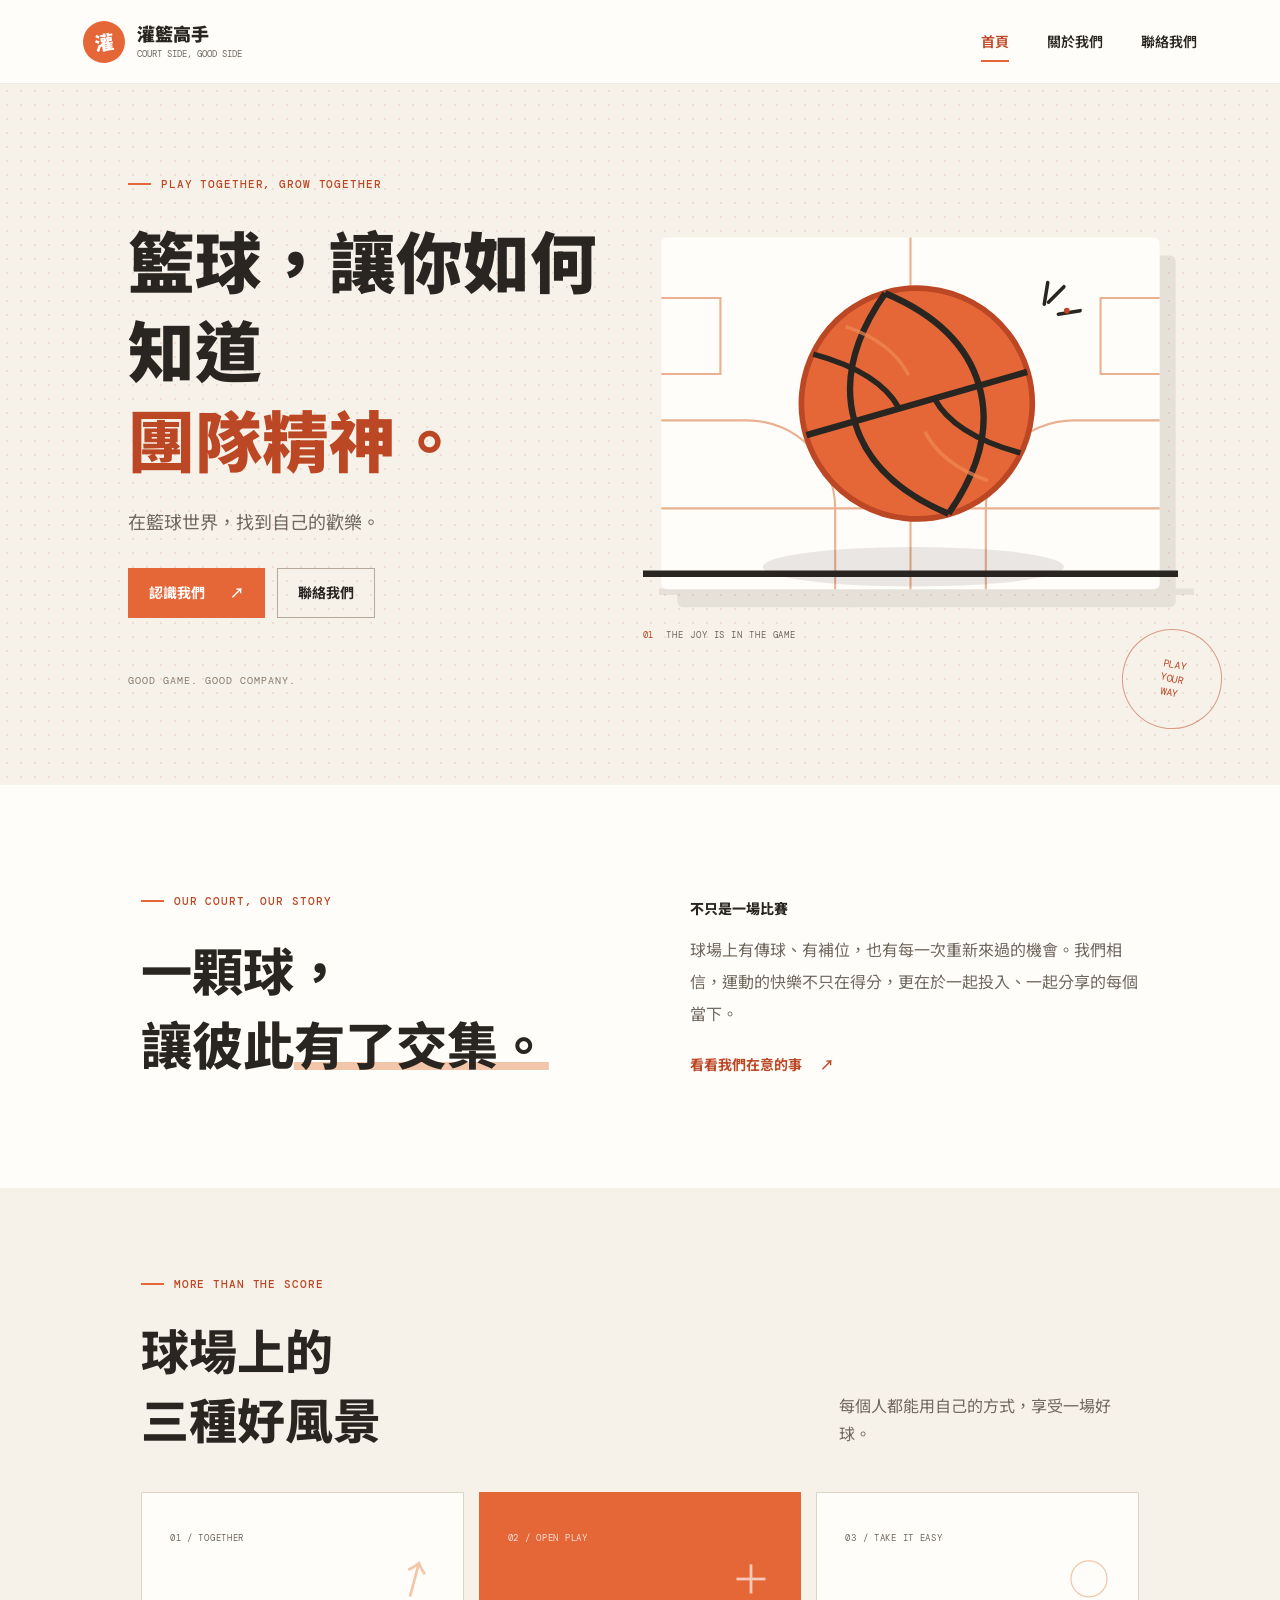
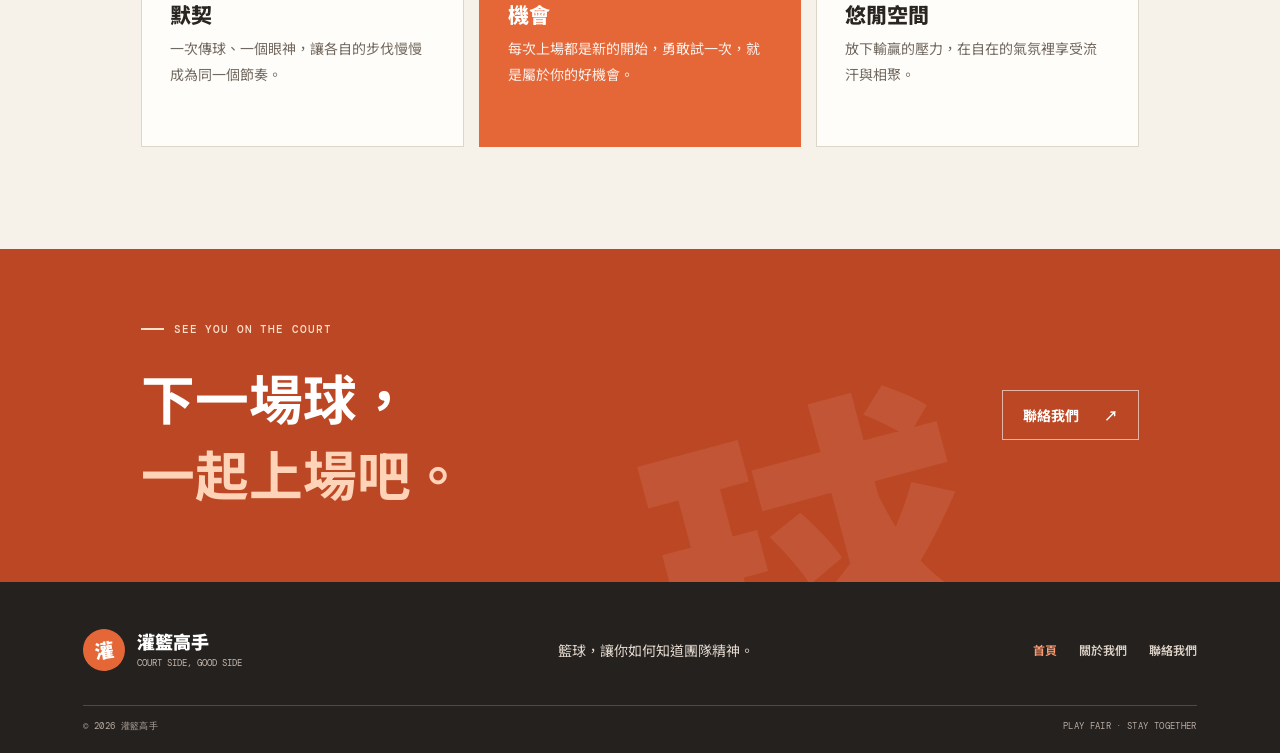
<file: pages/index.html>
<!doctype html>
<html lang="zh-Hant">
<head>
  <meta charset="utf-8">
  <meta name="viewport" content="width=device-width, initial-scale=1">
  <meta name="theme-color" content="#f6f1e9">
  <title>灌籃高手｜在球場，找到自己的歡樂</title>
  <link rel="stylesheet" href="assets/css/site.css">
  <script src="assets/js/site.js" defer></script>
</head>
<body>
  <a class="skip-link" href="#main">跳至主要內容</a>
  <header class="site-header">
    <a class="brand" href="index.html" aria-label="灌籃高手首頁">
      <span class="brand-mark" aria-hidden="true">灌</span>
      <span class="brand-name">灌籃高手<small>COURT SIDE, GOOD SIDE</small></span>
    </a>
    <button class="menu-toggle" type="button" aria-expanded="false" aria-controls="site-nav">
      <span class="menu-icon" aria-hidden="true"><i></i><i></i></span>
      <span class="menu-label">選單</span>
    </button>
    <nav class="site-nav" id="site-nav" aria-label="主要導覽">
      <a href="index.html" aria-current="page">首頁</a>
      <a href="about.html">關於我們</a>
      <a href="contact.html">聯絡我們</a>
    </nav>
  </header>

  <main id="main">
    <section class="hero">
      <div class="hero-copy">
        <p class="eyebrow"><span></span> PLAY TOGETHER, GROW TOGETHER</p>
        <h1>籃球，讓你如何知道<br><em>團隊精神。</em></h1>
        <p class="hero-lead">在籃球世界，找到自己的歡樂。</p>
        <div class="hero-actions">
          <a class="button button-primary" href="about.html">認識我們 <span aria-hidden="true">↗</span></a>
          <a class="button button-outline" href="contact.html">聯絡我們</a>
        </div>
        <p class="hero-note">GOOD GAME. GOOD COMPANY.</p>
      </div>
      <figure class="hero-visual">
        <img src="assets/images/court-ball.svg" alt="橘色籃球置於室內球場，旁邊畫有球場線條的插畫">
        <figcaption><span>01</span> THE JOY IS IN THE GAME</figcaption>
      </figure>
      <div class="hero-stamp" aria-hidden="true">PLAY<br>YOUR<br>WAY</div>
    </section>

    <section class="section introduction" aria-labelledby="intro-title">
      <div class="section-heading">
        <p class="eyebrow"><span></span> OUR COURT, OUR STORY</p>
        <h2 id="intro-title">一顆球，<br>讓彼此<span class="accent-underline">有了交集。</span></h2>
      </div>
      <div class="intro-copy">
        <p class="section-kicker">不只是一場比賽</p>
        <p>球場上有傳球、有補位，也有每一次重新來過的機會。我們相信，運動的快樂不只在得分，更在於一起投入、一起分享的每個當下。</p>
        <a class="arrow-link" href="about.html">看看我們在意的事 <span aria-hidden="true">↗</span></a>
      </div>
    </section>

    <section class="features" aria-labelledby="features-title">
      <div class="features-heading">
        <div>
          <p class="eyebrow"><span></span> MORE THAN THE SCORE</p>
          <h2 id="features-title">球場上的<br>三種好風景</h2>
        </div>
        <p>每個人都能用自己的方式，享受一場好球。</p>
      </div>
      <div class="feature-grid">
        <article class="feature-card">
          <span class="feature-index">01 / TOGETHER</span>
          <span class="feature-symbol symbol-pass" aria-hidden="true">↗</span>
          <h3>默契</h3>
          <p>一次傳球、一個眼神，讓各自的步伐慢慢成為同一個節奏。</p>
        </article>
        <article class="feature-card feature-card-highlight">
          <span class="feature-index">02 / OPEN PLAY</span>
          <span class="feature-symbol symbol-opportunity" aria-hidden="true">＋</span>
          <h3>機會</h3>
          <p>每次上場都是新的開始，勇敢試一次，就是屬於你的好機會。</p>
        </article>
        <article class="feature-card">
          <span class="feature-index">03 / TAKE IT EASY</span>
          <span class="feature-symbol symbol-space" aria-hidden="true">◯</span>
          <h3>悠閒空間</h3>
          <p>放下輸贏的壓力，在自在的氣氛裡享受流汗與相聚。</p>
        </article>
      </div>
    </section>

    <section class="closing-cta">
      <div>
        <p class="eyebrow"><span></span> SEE YOU ON THE COURT</p>
        <h2>下一場球，<br><em>一起上場吧。</em></h2>
      </div>
      <a class="button button-light" href="contact.html">聯絡我們 <span aria-hidden="true">↗</span></a>
      <span class="cta-ball" aria-hidden="true">球</span>
    </section>
  </main>

  <footer class="site-footer">
    <div class="footer-main">
      <a class="brand brand-footer" href="index.html" aria-label="灌籃高手首頁">
        <span class="brand-mark" aria-hidden="true">灌</span>
        <span class="brand-name">灌籃高手<small>COURT SIDE, GOOD SIDE</small></span>
      </a>
      <p class="footer-slogan">籃球，讓你如何知道團隊精神。</p>
      <nav class="footer-nav" aria-label="頁尾導覽">
        <a href="index.html" aria-current="page">首頁</a>
        <a href="about.html">關於我們</a>
        <a href="contact.html">聯絡我們</a>
      </nav>
    </div>
    <div class="footer-bottom"><span>© 2026 灌籃高手</span><span>PLAY FAIR · STAY TOGETHER</span></div>
  </footer>
</body>
</html>
</file>
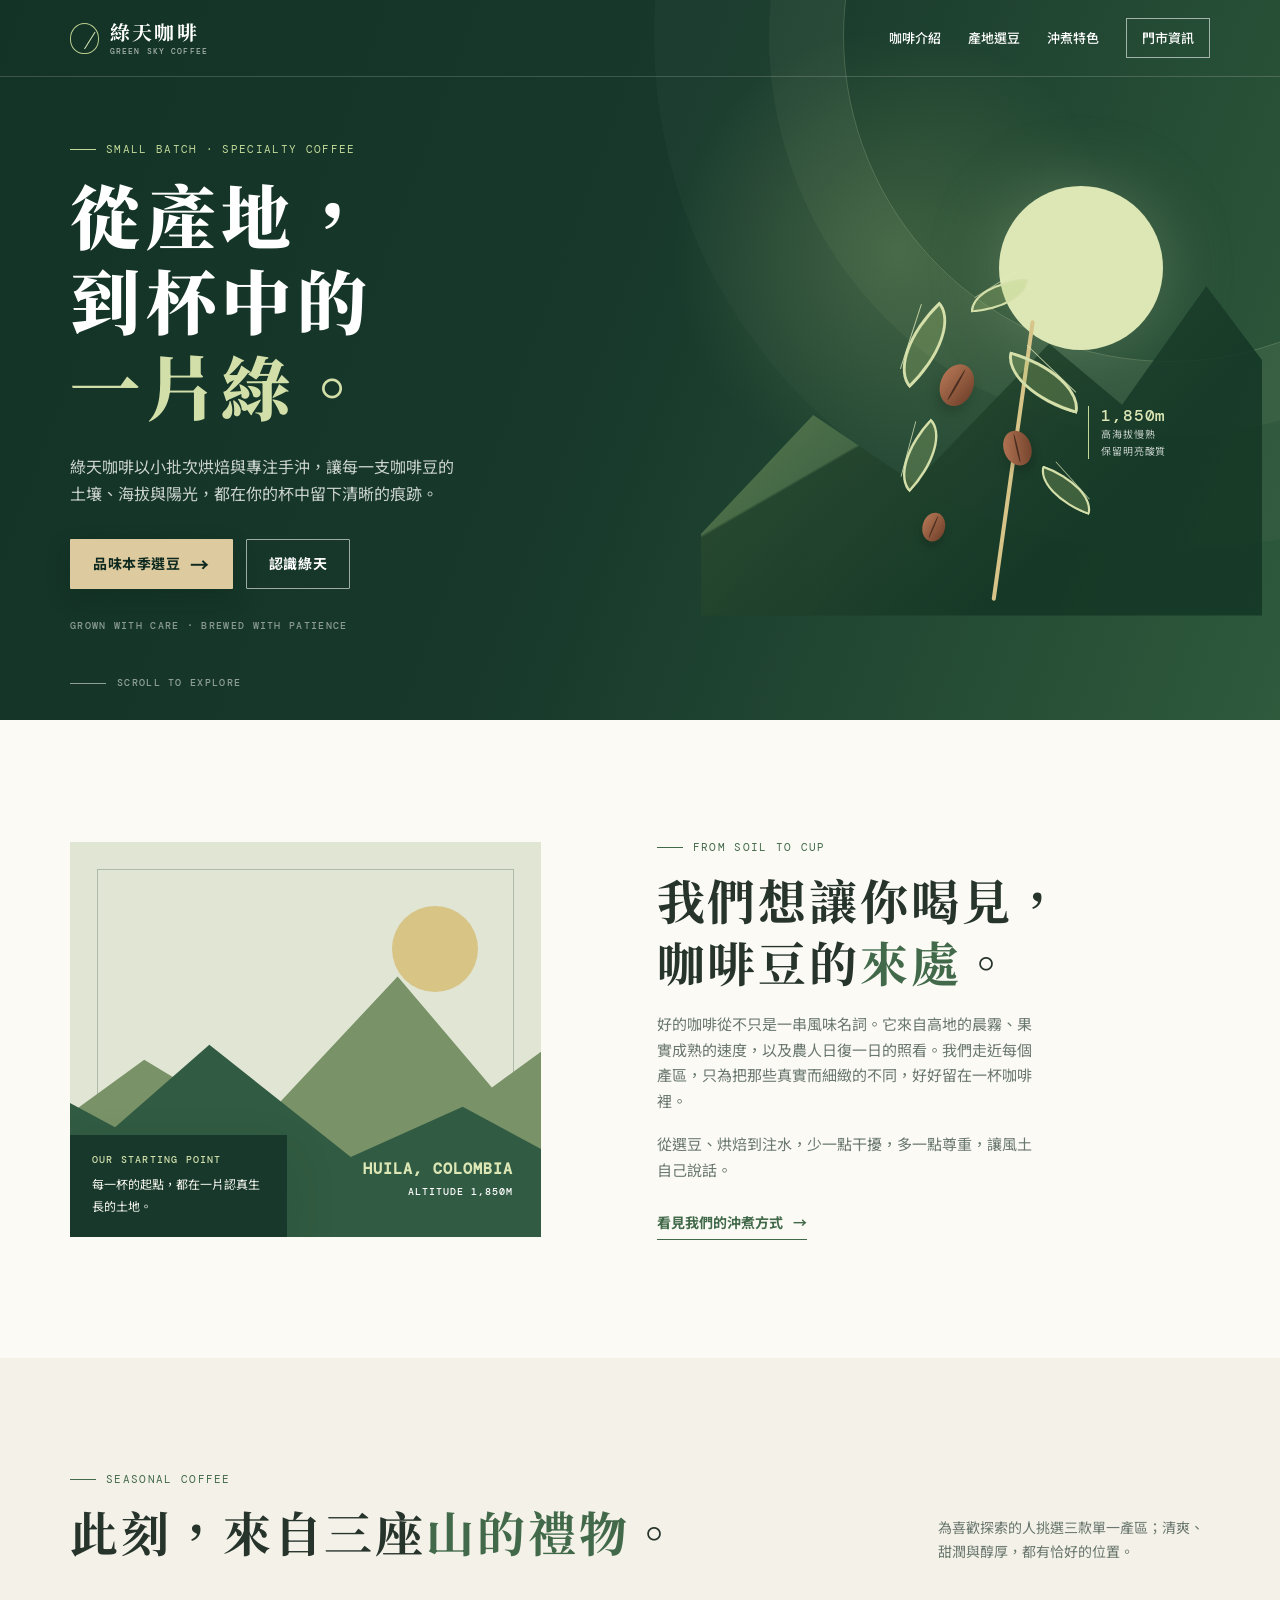
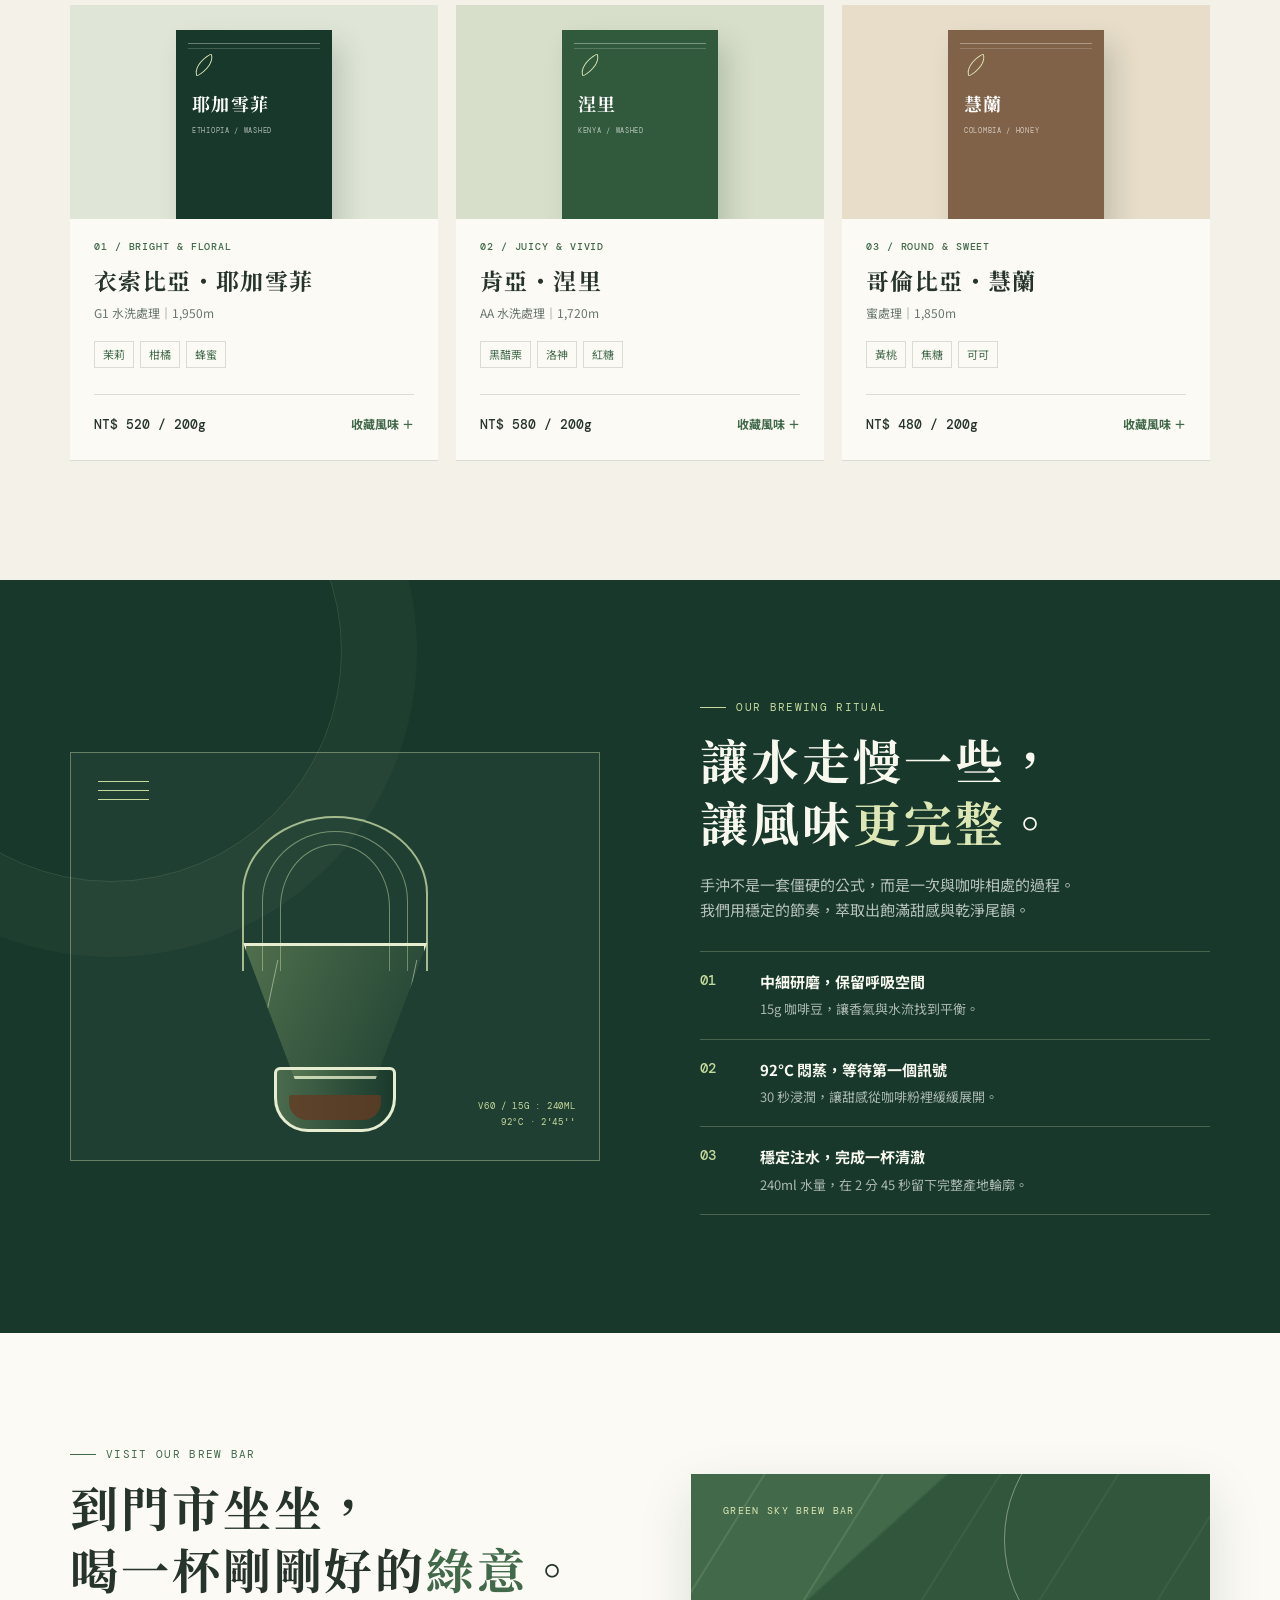
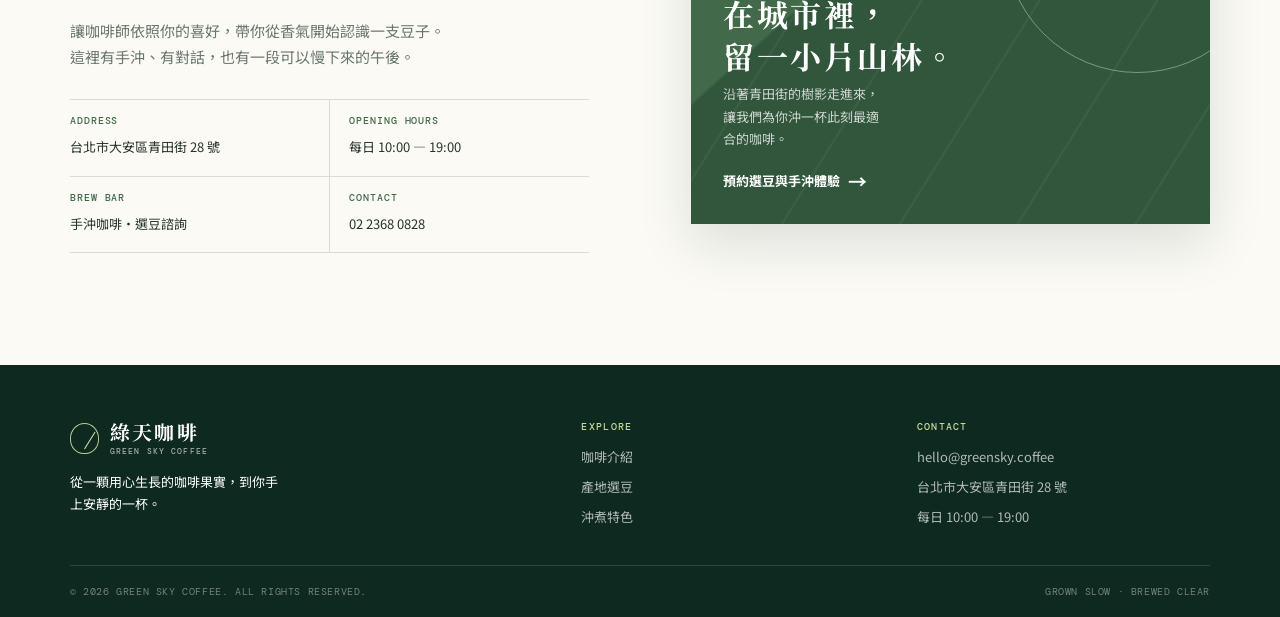
<file: refined/index.html>
<!DOCTYPE html>
<html lang="zh-Hant">
<head>
  <meta charset="UTF-8">
  <meta name="viewport" content="width=device-width, initial-scale=1.0">
  <meta name="description" content="綠天咖啡以小批次烘焙與手沖，讓每一支精品咖啡豆的產地風土清晰抵達杯中。">
  <title>綠天咖啡｜從產地，到杯中的一片綠</title>
  <link rel="preconnect" href="https://fonts.googleapis.com">
  <link rel="preconnect" href="https://fonts.gstatic.com" crossorigin>
  <link href="https://fonts.googleapis.com/css2?family=DM+Mono:wght@400;500&family=Noto+Sans+TC:wght@400;500;600;700&family=Noto+Serif+TC:wght@500;600;700;900&display=swap" rel="stylesheet">
  <style>
    :root {
      --forest: #17382b;
      --deep-forest: #0e291f;
      --moss: #426a4a;
      --leaf: #9aaa72;
      --cream: #f4f1e8;
      --paper: #fbfaf5;
      --oat: #ddca9e;
      --clay: #ad7655;
      --ink: #26342b;
      --muted: #69776e;
      --line: #d9ddd1;
      --shadow: 0 20px 50px rgba(18, 45, 32, .13);
    }

    * { box-sizing: border-box; }
    html { scroll-behavior: smooth; }
    body { margin: 0; background: var(--cream); color: var(--ink); font-family: "Noto Sans TC", sans-serif; line-height: 1.7; -webkit-font-smoothing: antialiased; }
    a { color: inherit; text-decoration: none; }
    button, input { font: inherit; }
    button { cursor: pointer; }
    .container { width: min(1140px, calc(100% - 52px)); margin: 0 auto; }
    .sr-only { position: absolute; width: 1px; height: 1px; overflow: hidden; clip: rect(0,0,0,0); white-space: nowrap; }
    .eyebrow { display: flex; align-items: center; gap: 10px; margin: 0 0 12px; color: var(--moss); font-family: "DM Mono", monospace; font-size: 11px; letter-spacing: .12em; }
    .eyebrow::before { content: ""; width: 26px; height: 1px; background: currentColor; }
    .title { margin: 0; font: 700 clamp(30px, 4vw, 48px)/1.3 "Noto Serif TC", serif; letter-spacing: .06em; }
    .title strong { color: var(--moss); font: inherit; }
    .copy { max-width: 48ch; margin: 18px 0 0; color: var(--muted); font-size: 15px; }
    .button { display: inline-flex; align-items: center; justify-content: center; gap: 10px; min-height: 50px; padding: 12px 22px; border: 1px solid transparent; border-radius: 1px; font-size: 14px; font-weight: 700; letter-spacing: .04em; transition: transform .2s ease, background .2s ease, color .2s ease, border-color .2s ease; }
    .button:hover { transform: translateY(-2px); }
    .button:focus-visible, a:focus-visible, button:focus-visible, input:focus-visible { outline: 3px solid #d3c66b; outline-offset: 3px; }
    .button-main { color: var(--deep-forest); background: var(--oat); box-shadow: 0 10px 24px rgba(7, 27, 18, .18); }
    .button-main:hover { background: #eddaac; }
    .button-light { border-color: rgba(255,255,255,.58); color: #fff; }
    .button-light:hover { background: rgba(255,255,255,.12); }
    .icon-arrow { font-size: 19px; line-height: 1; }

    /* Header */
    .header { position: absolute; z-index: 10; width: 100%; color: #fff; border-bottom: 1px solid rgba(255,255,255,.17); }
    .nav { display: flex; min-height: 76px; align-items: center; justify-content: space-between; }
    .brand { display: flex; align-items: center; gap: 11px; font: 700 20px/1 "Noto Serif TC", serif; letter-spacing: .11em; }
    .brand-symbol { position: relative; width: 29px; height: 31px; border: 1px solid #bbcd91; border-radius: 50% 50% 47% 47%; color: #d9e5b6; }
    .brand-symbol::before { content: ""; position: absolute; top: 5px; left: 13px; width: 1px; height: 20px; background: #d9e5b6; transform: rotate(32deg); transform-origin: bottom; }
    .brand small { display: block; margin-top: 5px; color: rgba(255,255,255,.63); font: 500 8px/1 "DM Mono", monospace; letter-spacing: .14em; }
    .nav-links { display: flex; align-items: center; gap: 27px; font-size: 13px; font-weight: 500; }
    .nav-links a { position: relative; padding: 6px 0; }
    .nav-links a:not(.nav-book)::after { content: ""; position: absolute; right: 0; bottom: 0; left: 0; height: 1px; background: var(--leaf); transform: scaleX(0); transform-origin: right; transition: transform .2s; }
    .nav-links a:not(.nav-book):hover::after { transform: scaleX(1); transform-origin: left; }
    .nav-book { padding: 8px 15px !important; border: 1px solid rgba(255,255,255,.58); }
    .nav-book:hover { color: var(--forest); background: #fff; }
    .menu-button { display: none; width: 40px; height: 40px; border: 0; color: #fff; background: transparent; font-size: 23px; }

    /* Hero */
    .hero { position: relative; min-height: 720px; overflow: hidden; color: #fff; background: var(--forest); }
    .hero::before { content: ""; position: absolute; inset: 0; background: radial-gradient(circle at 70% 35%, rgba(141,170,103,.28), transparent 22%), linear-gradient(110deg, #133326 0%, #17382b 47%, #2f5a3c 100%); }
    .hero::after { content: ""; position: absolute; top: -290px; right: -215px; width: 650px; height: 650px; border: 1px solid rgba(223,235,186,.22); border-radius: 50%; box-shadow: 0 0 0 74px rgba(223,235,186,.045), 0 0 0 189px rgba(223,235,186,.025); }
    .hero-grid { position: relative; z-index: 1; display: grid; grid-template-columns: 1.05fr .95fr; gap: 35px; align-items: center; min-height: 720px; padding: 126px 0 72px; }
    .hero .eyebrow { color: #c3d99a; }
    .hero h1 { max-width: 12ch; margin: 0; font: 900 clamp(43px, 5.5vw, 70px)/1.22 "Noto Serif TC", serif; letter-spacing: .08em; }
    .hero h1 em { color: #d2dfa9; font-style: normal; }
    .hero-lede { max-width: 43ch; margin: 26px 0 31px; color: rgba(255,255,255,.78); font-size: 16px; }
    .hero-actions { display: flex; flex-wrap: wrap; gap: 13px; }
    .hero-signature { margin: 29px 0 0; color: rgba(255,255,255,.5); font: 500 10px/1.6 "DM Mono", monospace; letter-spacing: .13em; }
    .hero-visual { position: relative; height: 453px; }
    .sun-disc { position: absolute; top: 25px; right: 9%; width: 164px; height: 164px; border-radius: 50%; background: #dce7b5; box-shadow: 0 0 72px rgba(220,231,181,.25); }
    .hill { position: absolute; right: -10%; bottom: -2px; width: 107%; height: 75%; clip-path: polygon(0 76%, 20% 41%, 38% 61%, 62% 20%, 75% 38%, 90% 3%, 100% 25%, 100% 100%, 0 100%); background: linear-gradient(136deg, #72905c, #244c36 69%); opacity: .88; }
    .hill::after { content: ""; position: absolute; inset: 0; background: linear-gradient(150deg, transparent 39%, rgba(8,38,25,.55) 39.5% 100%); }
    .coffee-plant { position: absolute; z-index: 2; right: 19%; bottom: 13px; width: 255px; height: 330px; transform: rotate(-4deg); }
    .stem { position: absolute; bottom: 0; left: 125px; width: 4px; height: 283px; border-radius: 4px; background: #d6c488; transform: rotate(12deg); transform-origin: bottom; }
    .leaf { position: absolute; width: 82px; height: 42px; border: 3px solid #d5dfa9; border-radius: 100% 0 100% 0; background: rgba(173,202,117,.26); }
    .leaf::after { content: ""; position: absolute; top: 50%; left: 4px; width: 68px; height: 1px; background: rgba(226,237,189,.78); transform: rotate(-28deg); transform-origin: left; }
    .leaf-a { top: 49px; left: 35px; transform: rotate(-40deg); }
    .leaf-b { top: 95px; right: 22px; transform: rotate(20deg) scaleX(-1); }
    .leaf-c { top: 159px; left: 23px; transform: rotate(-43deg) scale(.84); }
    .leaf-d { top: 204px; right: 7px; transform: rotate(24deg) scaleX(-1) scale(.74); }
    .leaf-e { top: 5px; right: 60px; transform: rotate(0deg) scale(.72); }
    .bean { position: absolute; z-index: 3; width: 33px; height: 43px; border-radius: 50%; background: linear-gradient(110deg, #b87957, #6d3e28); box-shadow: 0 8px 12px rgba(0,0,0,.17); }
    .bean::before { content: ""; position: absolute; top: 4px; bottom: 4px; left: 15px; width: 2px; border-radius: 50%; background: rgba(45,26,19,.72); transform: rotate(8deg); }
    .bean-1 { top: 91px; left: 89px; transform: rotate(26deg); }
    .bean-2 { top: 158px; right: 77px; transform: rotate(-17deg) scale(.83); }
    .bean-3 { top: 231px; left: 56px; transform: rotate(19deg) scale(.68); }
    .origin-tag { position: absolute; z-index: 3; top: 52%; right: -2%; width: 132px; padding-left: 12px; border-left: 1px solid #c3d99a; color: rgba(255,255,255,.76); font-size: 10px; line-height: 1.7; letter-spacing: .08em; }
    .origin-tag b { display: block; color: #dce7b5; font: 500 16px/1.2 "DM Mono", monospace; }
    .scroll-hint { position: absolute; bottom: 22px; left: max(26px, calc((100% - 1140px) / 2)); z-index: 2; display: flex; gap: 11px; align-items: center; color: rgba(255,255,255,.52); font: 500 10px/1 "DM Mono", monospace; letter-spacing: .13em; }
    .scroll-hint::before { content: ""; width: 36px; height: 1px; background: currentColor; }

    /* Story */
    .story { padding: 118px 0; background: var(--paper); }
    .story-grid { display: grid; grid-template-columns: .92fr 1.08fr; gap: clamp(46px, 9vw, 120px); align-items: center; }
    .origin-window { position: relative; min-height: 395px; overflow: hidden; background: #e0e5d4; }
    .origin-window::before { content: ""; position: absolute; inset: 27px; border: 1px solid rgba(23,56,43,.25); }
    .origin-sun { position: absolute; top: 64px; right: 63px; width: 86px; height: 86px; border-radius: 50%; background: #d8c485; }
    .origin-hill-one, .origin-hill-two { position: absolute; right: -12%; bottom: -2%; left: -13%; clip-path: polygon(0 72%, 23% 40%, 42% 62%, 66% 13%, 82% 49%, 100% 24%, 100% 100%, 0 100%); }
    .origin-hill-one { height: 78%; background: #799267; }
    .origin-hill-two { height: 58%; background: #315b42; transform: scaleX(-1); }
    .origin-label { position: absolute; z-index: 2; right: 28px; bottom: 27px; color: #fff; font: 500 10px/1.7 "DM Mono", monospace; letter-spacing: .1em; text-align: right; }
    .origin-label b { display: block; color: #dce7b5; font-size: 15px; }
    .story-note { position: absolute; z-index: 3; bottom: 0; left: 0; width: 217px; padding: 20px 22px; color: #f9f8f1; background: var(--forest); box-shadow: var(--shadow); }
    .story-note b { display: block; margin-bottom: 8px; color: #cfddaa; font: 500 10px/1 "DM Mono", monospace; letter-spacing: .12em; }
    .story-note p { margin: 0; font-size: 12px; line-height: 1.8; }
    .story-link { display: inline-flex; gap: 10px; margin-top: 29px; padding-bottom: 4px; border-bottom: 1px solid var(--moss); color: var(--moss); font-size: 14px; font-weight: 700; }

    /* Selection */
    .selection { padding: 112px 0 120px; background: var(--cream); }
    .section-head { display: flex; align-items: end; justify-content: space-between; gap: 30px; margin-bottom: 42px; }
    .section-head .copy { max-width: 34ch; margin: 0; font-size: 14px; }
    .coffee-grid { display: grid; grid-template-columns: repeat(3, 1fr); gap: 18px; }
    .coffee-card { display: flex; flex-direction: column; min-height: 455px; background: var(--paper); box-shadow: 0 1px 0 var(--line); transition: transform .25s ease, box-shadow .25s ease; }
    .coffee-card:hover { transform: translateY(-6px); box-shadow: var(--shadow); }
    .bag-visual { position: relative; height: 214px; overflow: hidden; background: #dfe6d7; }
    .coffee-card:nth-child(2) .bag-visual { background: #d7dfca; }
    .coffee-card:nth-child(3) .bag-visual { background: #e7ddc9; }
    .bag { position: absolute; right: 50%; bottom: -10px; width: 156px; height: 199px; padding: 28px 16px; color: #fff; background: var(--forest); box-shadow: 10px 14px 25px rgba(20,50,36,.17); transform: translateX(50%); }
    .coffee-card:nth-child(2) .bag { background: #315a3d; }
    .coffee-card:nth-child(3) .bag { background: #806248; }
    .bag::before { content: ""; position: absolute; top: 13px; right: 12px; left: 12px; height: 1px; background: rgba(255,255,255,.35); box-shadow: 0 5px 0 rgba(255,255,255,.18); }
    .bag .mini-leaf { display: block; width: 24px; height: 14px; margin-bottom: 19px; border: 1px solid #dce7b5; border-radius: 100% 0; transform: rotate(-28deg); }
    .bag .bag-name { position: relative; z-index: 1; font: 700 18px/1.3 "Noto Serif TC", serif; letter-spacing: .07em; }
    .bag .bag-origin { display: block; margin-top: 7px; color: rgba(255,255,255,.65); font: 400 7px/1.4 "DM Mono", monospace; letter-spacing: .1em; }
    .card-body { display: flex; flex: 1; flex-direction: column; padding: 23px 24px 22px; }
    .card-index { color: var(--moss); font: 500 10px/1 "DM Mono", monospace; letter-spacing: .09em; }
    .card-body h3 { margin: 13px 0 5px; font: 700 23px/1.4 "Noto Serif TC", serif; letter-spacing: .06em; }
    .card-origin { margin: 0; color: var(--muted); font-size: 12px; }
    .flavour { display: flex; flex-wrap: wrap; gap: 6px; margin: 18px 0 auto; }
    .flavour span { padding: 3px 8px; border: 1px solid var(--line); color: var(--moss); font-size: 11px; }
    .card-footer { display: flex; align-items: center; justify-content: space-between; gap: 12px; margin-top: 20px; padding-top: 15px; border-top: 1px solid var(--line); }
    .price { font: 500 13px/1 "DM Mono", monospace; }
    .save-button { padding: 4px 0; border: 0; color: var(--moss); background: transparent; font-size: 12px; font-weight: 700; }
    .save-button:hover { color: var(--clay); }

    /* Brew */
    .brew { position: relative; overflow: hidden; padding: 118px 0; color: #f8f8ef; background: var(--forest); }
    .brew::before { content: ""; position: absolute; top: -160px; left: -120px; width: 460px; height: 460px; border: 1px solid rgba(211,227,166,.14); border-radius: 50%; box-shadow: 0 0 0 75px rgba(211,227,166,.035); }
    .brew-grid { position: relative; z-index: 1; display: grid; grid-template-columns: 1.02fr .98fr; gap: clamp(45px, 8vw, 100px); align-items: center; }
    .brew .eyebrow { color: #c6d99c; }
    .brew .title strong { color: #dce7b5; }
    .brew .copy { color: rgba(255,255,255,.69); }
    .brew-drawing { position: relative; min-height: 409px; border: 1px solid rgba(220,231,181,.38); background: rgba(255,255,255,.035); }
    .brew-drawing::before { content: ""; position: absolute; top: 28px; left: 27px; width: 51px; height: 1px; background: #c6d99c; box-shadow: 0 9px 0 #c6d99c, 0 18px 0 #c6d99c; }
    .water-lines { position: absolute; top: 63px; left: 50%; width: 186px; height: 155px; border: 2px solid rgba(210,228,174,.75); border-bottom: 0; border-radius: 50% 50% 0 0; transform: translateX(-50%); }
    .water-lines::before, .water-lines::after { content: ""; position: absolute; top: 13px; right: 18px; bottom: 0; left: 18px; border: 1px solid rgba(210,228,174,.48); border-bottom: 0; border-radius: 50% 50% 0 0; }
    .water-lines::after { top: 26px; right: 36px; left: 36px; }
    .dripper { position: absolute; bottom: 81px; left: 50%; width: 184px; height: 136px; border: 3px solid #e6edd0; background: linear-gradient(115deg, rgba(173,203,129,.34), rgba(30,74,48,.14)); clip-path: polygon(0 0,100% 0,72% 100%,28% 100%); transform: translateX(-50%); }
    .dripper::before { content: ""; position: absolute; top: 14px; right: 19px; bottom: 0; left: 19px; border-left: 1px solid rgba(230,237,208,.5); border-right: 1px solid rgba(230,237,208,.5); transform: skewX(-12deg); }
    .server { position: absolute; bottom: 28px; left: 50%; width: 122px; height: 65px; border: 3px solid #e6edd0; border-radius: 6px 6px 34px 34px; background: linear-gradient(90deg, rgba(160,192,130,.34), rgba(9,41,27,.24)); transform: translateX(-50%); }
    .server::after { content: ""; position: absolute; right: 12px; bottom: 9px; left: 12px; height: 25px; border-radius: 2px 2px 18px 18px; background: rgba(100,59,35,.8); }
    .brew-caption { position: absolute; right: 24px; bottom: 21px; color: #c6d99c; font: 400 9px/1.8 "DM Mono", monospace; letter-spacing: .08em; text-align: right; }
    .method-list { display: grid; gap: 0; margin: 28px 0 0; padding: 0; list-style: none; }
    .method-list li { display: grid; grid-template-columns: 45px 1fr; gap: 15px; padding: 17px 0; border-top: 1px solid rgba(220,231,181,.25); }
    .method-list li:last-child { border-bottom: 1px solid rgba(220,231,181,.25); }
    .method-no { color: #c6d99c; font: 500 14px/1.7 "DM Mono", monospace; }
    .method-text b { display: block; font-size: 15px; }
    .method-text span { color: rgba(255,255,255,.64); font-size: 13px; }

    /* Visit */
    .visit { padding: 112px 0; background: var(--paper); }
    .visit-grid { display: grid; grid-template-columns: 1fr 1fr; gap: clamp(42px, 8vw, 105px); align-items: center; }
    .store-card { position: relative; min-height: 350px; overflow: hidden; color: #fff; background: var(--moss); box-shadow: var(--shadow); }
    .store-card::before { content: ""; position: absolute; inset: 0; opacity: .68; background: linear-gradient(138deg, transparent 28%, rgba(11,45,30,.46) 28.5% 100%), repeating-linear-gradient(122deg, transparent 0 61px, rgba(224,235,195,.18) 62px 63px, transparent 64px 100px); }
    .store-card::after { content: ""; position: absolute; top: -68px; right: -61px; width: 265px; height: 265px; border: 1px solid rgba(227,237,203,.44); border-radius: 50%; }
    .store-inner { position: relative; z-index: 1; display: flex; min-height: 350px; flex-direction: column; padding: 32px; }
    .store-kicker { margin: 0; color: #dce7b5; font: 400 10px/1 "DM Mono", monospace; letter-spacing: .13em; }
    .store-inner h3 { margin: auto 0 7px; font: 700 31px/1.35 "Noto Serif TC", serif; letter-spacing: .08em; }
    .store-inner p:not(.store-kicker) { max-width: 23ch; margin: 0; color: rgba(255,255,255,.76); font-size: 13px; }
    .store-link { display: inline-flex; align-items: center; gap: 8px; margin-top: 20px; color: #fff; font-size: 13px; font-weight: 700; }
    .details { display: grid; grid-template-columns: repeat(2, 1fr); gap: 0; margin: 30px 0 0; }
    .detail { padding: 16px 0; border-top: 1px solid var(--line); }
    .detail:nth-last-child(-n+2) { border-bottom: 1px solid var(--line); }
    .detail:nth-child(odd) { padding-right: 19px; }
    .detail:nth-child(even) { padding-left: 19px; border-left: 1px solid var(--line); }
    .detail b { display: block; margin-bottom: 6px; color: var(--moss); font: 500 10px/1 "DM Mono", monospace; letter-spacing: .09em; }
    .detail span { font-size: 13px; }

    /* Footer and small UI */
    footer { color: rgba(255,255,255,.68); background: var(--deep-forest); }
    .footer-grid { display: grid; grid-template-columns: 1.6fr 1fr 1fr; gap: 42px; padding: 57px 0 37px; }
    .footer-brand { color: #fff; }
    .footer-brand p { max-width: 30ch; margin: 16px 0 0; font-size: 13px; }
    .footer-heading { margin: 0 0 14px; color: #c6d99c; font: 500 10px/1 "DM Mono", monospace; letter-spacing: .13em; }
    .footer-list { margin: 0; padding: 0; list-style: none; font-size: 13px; }
    .footer-list li + li { margin-top: 8px; }
    .footer-list a:hover { color: #fff; }
    .footer-bottom { display: flex; justify-content: space-between; gap: 20px; padding: 18px 0; border-top: 1px solid rgba(255,255,255,.13); color: rgba(255,255,255,.42); font: 400 10px/1.5 "DM Mono", monospace; letter-spacing: .06em; }
    .toast { position: fixed; right: 22px; bottom: 22px; z-index: 30; max-width: min(340px, calc(100% - 44px)); padding: 13px 17px; border-left: 3px solid var(--oat); color: #fff; background: var(--deep-forest); box-shadow: var(--shadow); font-size: 13px; opacity: 0; pointer-events: none; transform: translateY(12px); transition: opacity .23s ease, transform .23s ease; }
    .toast.show { opacity: 1; transform: translateY(0); }
    .reveal { opacity: 0; transform: translateY(18px); transition: opacity .65s ease, transform .65s ease; }
    .reveal.in { opacity: 1; transform: translateY(0); }

    @media (max-width: 840px) {
      .nav { min-height: 68px; }
      .menu-button { display: block; }
      .nav-links { position: absolute; top: 68px; right: 0; left: 0; display: grid; gap: 0; max-height: 0; overflow: hidden; background: #112f23; transition: max-height .28s ease; }
      .nav-links.open { max-height: 300px; border-top: 1px solid rgba(255,255,255,.14); }
      .nav-links a { padding: 13px 26px; border-bottom: 1px solid rgba(255,255,255,.1); }
      .nav-links .nav-book { margin: 10px 26px; text-align: center; }
      .hero, .hero-grid { min-height: 725px; }
      .hero-grid { grid-template-columns: 1fr; padding-top: 110px; }
      .hero-visual { height: 280px; margin-top: -40px; }
      .sun-disc { top: 8px; right: 14%; width: 118px; height: 118px; }
      .hill { width: 86%; height: 97%; }
      .coffee-plant { right: 16%; bottom: -24px; transform: scale(.75) rotate(-4deg); transform-origin: bottom right; }
      .origin-tag { top: 45%; right: 1%; }
      .story-grid, .brew-grid, .visit-grid { grid-template-columns: 1fr; }
      .origin-window { max-width: 560px; width: 100%; }
      .coffee-grid { grid-template-columns: repeat(2, 1fr); }
      .coffee-card:last-child { grid-column: span 2; }
      .footer-grid { grid-template-columns: 1.4fr 1fr; }
      .footer-brand { grid-column: span 2; }
    }

    @media (max-width: 570px) {
      .container { width: min(100% - 34px, 1140px); }
      .hero, .hero-grid { min-height: 680px; }
      .hero-grid { padding-top: 99px; padding-bottom: 44px; }
      .hero h1 { font-size: 40px; }
      .hero-lede { margin: 19px 0 23px; font-size: 14px; }
      .hero-visual { height: 238px; }
      .origin-tag { display: none; }
      .scroll-hint { bottom: 12px; left: 17px; }
      .story, .selection, .brew, .visit { padding: 76px 0; }
      .origin-window { min-height: 335px; }
      .story-note { width: 190px; padding: 16px; }
      .section-head { display: block; }
      .section-head .copy { margin-top: 15px; }
      .coffee-grid { grid-template-columns: 1fr; }
      .coffee-card:last-child { grid-column: auto; }
      .brew-drawing { min-height: 325px; }
      .water-lines { transform: translateX(-50%) scale(.82); transform-origin: top; }
      .dripper { transform: translateX(-50%) scale(.8); transform-origin: bottom; }
      .server { transform: translateX(-50%) scale(.8); transform-origin: bottom; }
      .details { grid-template-columns: 1fr; }
      .detail, .detail:nth-last-child(-n+2) { border-bottom: 0; }
      .detail:first-child { border-top: 1px solid var(--line); }
      .detail:last-child { border-bottom: 1px solid var(--line); }
      .detail:nth-child(even) { padding-left: 0; border-left: 0; }
      .footer-grid { grid-template-columns: 1fr; gap: 30px; }
      .footer-brand { grid-column: auto; }
      .footer-bottom { display: block; }
      .footer-bottom span + span { display: block; margin-top: 6px; }
    }

    @media (prefers-reduced-motion: reduce) {
      html { scroll-behavior: auto; }
      *, *::before, *::after { transition-duration: .01ms !important; animation-duration: .01ms !important; }
      .reveal { opacity: 1; transform: none; }
    }
  </style>
</head>
<body>
  <header class="header" id="top">
    <nav class="nav container" aria-label="主要導覽">
      <a class="brand" href="#top" aria-label="回到綠天咖啡首頁"><span class="brand-symbol" aria-hidden="true"></span><span>綠天咖啡<small>GREEN SKY COFFEE</small></span></a>
      <button class="menu-button" type="button" aria-label="開啟導覽選單" aria-expanded="false" aria-controls="navLinks">☰</button>
      <div class="nav-links" id="navLinks">
        <a href="#story">咖啡介紹</a>
        <a href="#selection">產地選豆</a>
        <a href="#brew">沖煮特色</a>
        <a class="nav-book" href="#visit">門市資訊</a>
      </div>
    </nav>
  </header>

  <main>
    <section class="hero" aria-labelledby="heroTitle">
      <div class="hero-grid container">
        <div class="reveal">
          <p class="eyebrow">SMALL BATCH · SPECIALTY COFFEE</p>
          <h1 id="heroTitle">從產地，<br>到杯中的<br><em>一片綠。</em></h1>
          <p class="hero-lede">綠天咖啡以小批次烘焙與專注手沖，讓每一支咖啡豆的土壤、海拔與陽光，都在你的杯中留下清晰的痕跡。</p>
          <div class="hero-actions"><a class="button button-main" href="#selection">品味本季選豆 <span class="icon-arrow">→</span></a><a class="button button-light" href="#story">認識綠天</a></div>
          <p class="hero-signature">GROWN WITH CARE · BREWED WITH PATIENCE</p>
        </div>
        <div class="hero-visual" aria-hidden="true">
          <div class="sun-disc"></div><div class="hill"></div>
          <div class="coffee-plant"><span class="stem"></span><span class="leaf leaf-a"></span><span class="leaf leaf-b"></span><span class="leaf leaf-c"></span><span class="leaf leaf-d"></span><span class="leaf leaf-e"></span><span class="bean bean-1"></span><span class="bean bean-2"></span><span class="bean bean-3"></span></div>
          <p class="origin-tag"><b>1,850m</b>高海拔慢熟<br>保留明亮酸質</p>
        </div>
      </div>
      <p class="scroll-hint">SCROLL TO EXPLORE</p>
    </section>

    <section class="story" id="story" aria-labelledby="storyTitle">
      <div class="story-grid container">
        <div class="origin-window reveal" aria-hidden="true"><div class="origin-sun"></div><div class="origin-hill-one"></div><div class="origin-hill-two"></div><p class="origin-label"><b>HUILA, COLOMBIA</b>ALTITUDE 1,850M</p><div class="story-note"><b>OUR STARTING POINT</b><p>每一杯的起點，都在一片認真生長的土地。</p></div></div>
        <div class="reveal">
          <p class="eyebrow">FROM SOIL TO CUP</p>
          <h2 class="title" id="storyTitle">我們想讓你喝見，<br>咖啡豆的<strong>來處</strong>。</h2>
          <p class="copy">好的咖啡從不只是一串風味名詞。它來自高地的晨霧、果實成熟的速度，以及農人日復一日的照看。我們走近每個產區，只為把那些真實而細緻的不同，好好留在一杯咖啡裡。</p>
          <p class="copy">從選豆、烘焙到注水，少一點干擾，多一點尊重，讓風土自己說話。</p>
          <a class="story-link" href="#brew">看見我們的沖煮方式 <span>→</span></a>
        </div>
      </div>
    </section>

    <section class="selection" id="selection" aria-labelledby="selectionTitle">
      <div class="container">
        <div class="section-head reveal"><div><p class="eyebrow">SEASONAL COFFEE</p><h2 class="title" id="selectionTitle">此刻，來自三座<strong>山的禮物</strong>。</h2></div><p class="copy">為喜歡探索的人挑選三款單一產區；清爽、甜潤與醇厚，都有恰好的位置。</p></div>
        <div class="coffee-grid">
          <article class="coffee-card reveal">
            <div class="bag-visual" aria-hidden="true"><div class="bag"><span class="mini-leaf"></span><b class="bag-name">耶加雪菲</b><span class="bag-origin">ETHIOPIA / WASHED</span></div></div>
            <div class="card-body"><span class="card-index">01 / BRIGHT &amp; FLORAL</span><h3>衣索比亞・耶加雪菲</h3><p class="card-origin">G1 水洗處理｜1,950m</p><div class="flavour"><span>茉莉</span><span>柑橘</span><span>蜂蜜</span></div><div class="card-footer"><span class="price">NT$ 520 / 200g</span><button class="save-button" type="button" data-coffee="衣索比亞・耶加雪菲">收藏風味 ＋</button></div></div>
          </article>
          <article class="coffee-card reveal">
            <div class="bag-visual" aria-hidden="true"><div class="bag"><span class="mini-leaf"></span><b class="bag-name">涅里</b><span class="bag-origin">KENYA / WASHED</span></div></div>
            <div class="card-body"><span class="card-index">02 / JUICY &amp; VIVID</span><h3>肯亞・涅里</h3><p class="card-origin">AA 水洗處理｜1,720m</p><div class="flavour"><span>黑醋栗</span><span>洛神</span><span>紅糖</span></div><div class="card-footer"><span class="price">NT$ 580 / 200g</span><button class="save-button" type="button" data-coffee="肯亞・涅里">收藏風味 ＋</button></div></div>
          </article>
          <article class="coffee-card reveal">
            <div class="bag-visual" aria-hidden="true"><div class="bag"><span class="mini-leaf"></span><b class="bag-name">慧蘭</b><span class="bag-origin">COLOMBIA / HONEY</span></div></div>
            <div class="card-body"><span class="card-index">03 / ROUND &amp; SWEET</span><h3>哥倫比亞・慧蘭</h3><p class="card-origin">蜜處理｜1,850m</p><div class="flavour"><span>黃桃</span><span>焦糖</span><span>可可</span></div><div class="card-footer"><span class="price">NT$ 480 / 200g</span><button class="save-button" type="button" data-coffee="哥倫比亞・慧蘭">收藏風味 ＋</button></div></div>
          </article>
        </div>
      </div>
    </section>

    <section class="brew" id="brew" aria-labelledby="brewTitle">
      <div class="brew-grid container">
        <div class="brew-drawing reveal" aria-hidden="true"><div class="water-lines"></div><div class="dripper"></div><div class="server"></div><p class="brew-caption">V60 / 15G : 240ML<br>92°C · 2'45''</p></div>
        <div class="reveal">
          <p class="eyebrow">OUR BREWING RITUAL</p>
          <h2 class="title" id="brewTitle">讓水走慢一些，<br>讓風味<strong>更完整</strong>。</h2>
          <p class="copy">手沖不是一套僵硬的公式，而是一次與咖啡相處的過程。我們用穩定的節奏，萃取出飽滿甜感與乾淨尾韻。</p>
          <ol class="method-list">
            <li><span class="method-no">01</span><span class="method-text"><b>中細研磨，保留呼吸空間</b><span>15g 咖啡豆，讓香氣與水流找到平衡。</span></span></li>
            <li><span class="method-no">02</span><span class="method-text"><b>92°C 悶蒸，等待第一個訊號</b><span>30 秒浸潤，讓甜感從咖啡粉裡緩緩展開。</span></span></li>
            <li><span class="method-no">03</span><span class="method-text"><b>穩定注水，完成一杯清澈</b><span>240ml 水量，在 2 分 45 秒留下完整產地輪廓。</span></span></li>
          </ol>
        </div>
      </div>
    </section>

    <section class="visit" id="visit" aria-labelledby="visitTitle">
      <div class="visit-grid container">
        <div class="reveal"><p class="eyebrow">VISIT OUR BREW BAR</p><h2 class="title" id="visitTitle">到門市坐坐，<br>喝一杯剛剛好的<strong>綠意</strong>。</h2><p class="copy">讓咖啡師依照你的喜好，帶你從香氣開始認識一支豆子。這裡有手沖、有對話，也有一段可以慢下來的午後。</p><div class="details"><div class="detail"><b>ADDRESS</b><span>台北市大安區青田街 28 號</span></div><div class="detail"><b>OPENING HOURS</b><span>每日 10:00 — 19:00</span></div><div class="detail"><b>BREW BAR</b><span>手沖咖啡・選豆諮詢</span></div><div class="detail"><b>CONTACT</b><span>02 2368 0828</span></div></div></div>
        <aside class="store-card reveal" aria-label="綠天咖啡門市資訊卡"><div class="store-inner"><p class="store-kicker">GREEN SKY BREW BAR</p><h3>在城市裡，<br>留一小片山林。</h3><p>沿著青田街的樹影走進來，讓我們為你沖一杯此刻最適合的咖啡。</p><a class="store-link" href="mailto:hello@greensky.coffee">預約選豆與手沖體驗 <span class="icon-arrow">→</span></a></div></aside>
      </div>
    </section>
  </main>

  <footer>
    <div class="footer-grid container">
      <div class="footer-brand"><a class="brand" href="#top"><span class="brand-symbol" aria-hidden="true"></span><span>綠天咖啡<small>GREEN SKY COFFEE</small></span></a><p>從一顆用心生長的咖啡果實，到你手上安靜的一杯。</p></div>
      <div><p class="footer-heading">EXPLORE</p><ul class="footer-list"><li><a href="#story">咖啡介紹</a></li><li><a href="#selection">產地選豆</a></li><li><a href="#brew">沖煮特色</a></li></ul></div>
      <div><p class="footer-heading">CONTACT</p><ul class="footer-list"><li><a href="mailto:hello@greensky.coffee">hello@greensky.coffee</a></li><li>台北市大安區青田街 28 號</li><li>每日 10:00 — 19:00</li></ul></div>
    </div>
    <div class="footer-bottom container"><span>© 2026 GREEN SKY COFFEE. ALL RIGHTS RESERVED.</span><span>GROWN SLOW · BREWED CLEAR</span></div>
  </footer>

  <div class="toast" id="toast" role="status" aria-live="polite"></div>
  <script>
    const menuButton = document.querySelector('.menu-button');
    const navLinks = document.getElementById('navLinks');
    menuButton.addEventListener('click', () => {
      const opened = navLinks.classList.toggle('open');
      menuButton.setAttribute('aria-expanded', String(opened));
      menuButton.setAttribute('aria-label', opened ? '關閉導覽選單' : '開啟導覽選單');
      menuButton.textContent = opened ? '×' : '☰';
    });
    navLinks.querySelectorAll('a').forEach(link => link.addEventListener('click', () => {
      navLinks.classList.remove('open');
      menuButton.setAttribute('aria-expanded', 'false');
      menuButton.setAttribute('aria-label', '開啟導覽選單');
      menuButton.textContent = '☰';
    }));

    const toast = document.getElementById('toast');
    let toastTimer;
    function showToast(message) {
      window.clearTimeout(toastTimer);
      toast.textContent = message;
      toast.classList.add('show');
      toastTimer = window.setTimeout(() => toast.classList.remove('show'), 2600);
    }
    document.querySelectorAll('[data-coffee]').forEach(button => button.addEventListener('click', () => {
      showToast(`已收藏「${button.dataset.coffee}」，下次來門市時可以問問它。`);
    }));

    const reducedMotion = window.matchMedia('(prefers-reduced-motion: reduce)').matches;
    const revealItems = document.querySelectorAll('.reveal');
    if (reducedMotion || !('IntersectionObserver' in window)) {
      revealItems.forEach(element => element.classList.add('in'));
    } else {
      const observer = new IntersectionObserver(entries => {
        entries.forEach(entry => {
          if (entry.isIntersecting) {
            entry.target.classList.add('in');
            observer.unobserve(entry.target);
          }
        });
      }, { threshold: .12 });
      revealItems.forEach(element => observer.observe(element));
    }
  </script>
</body>
</html>
</file>
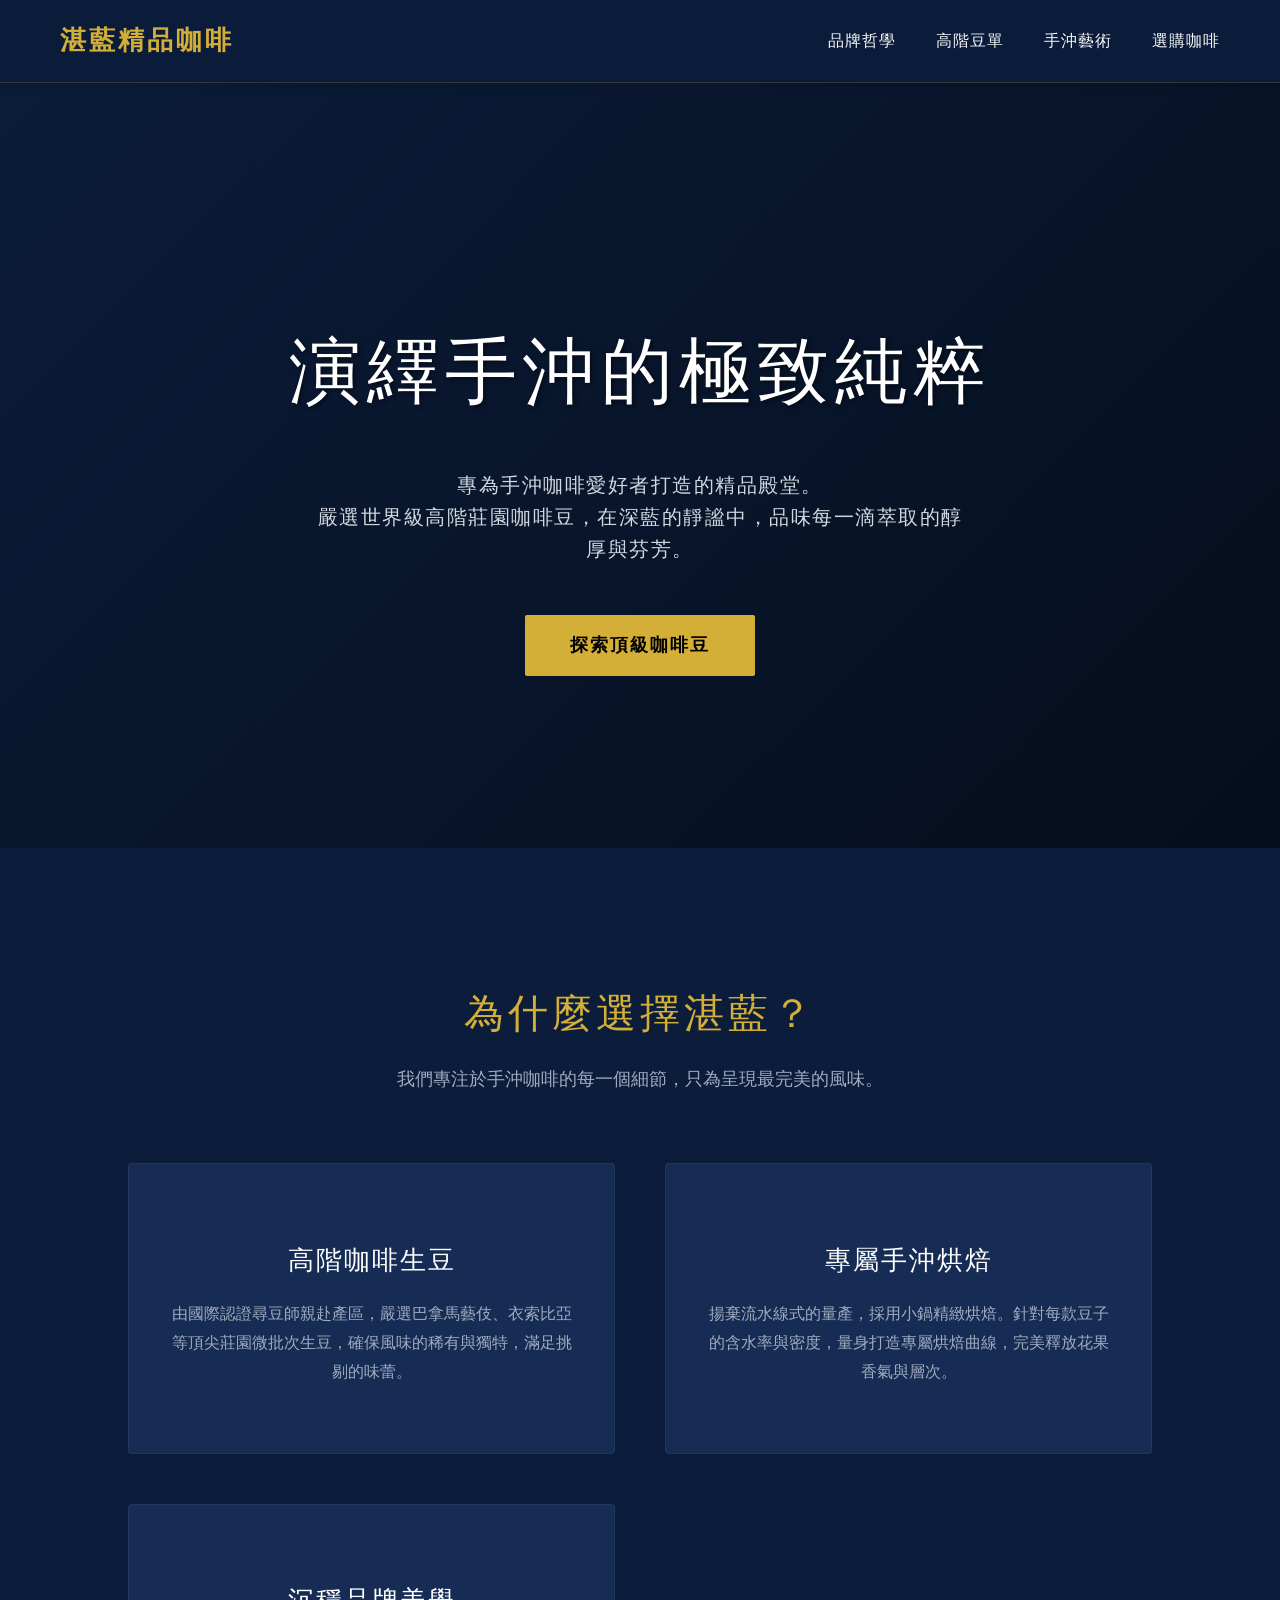
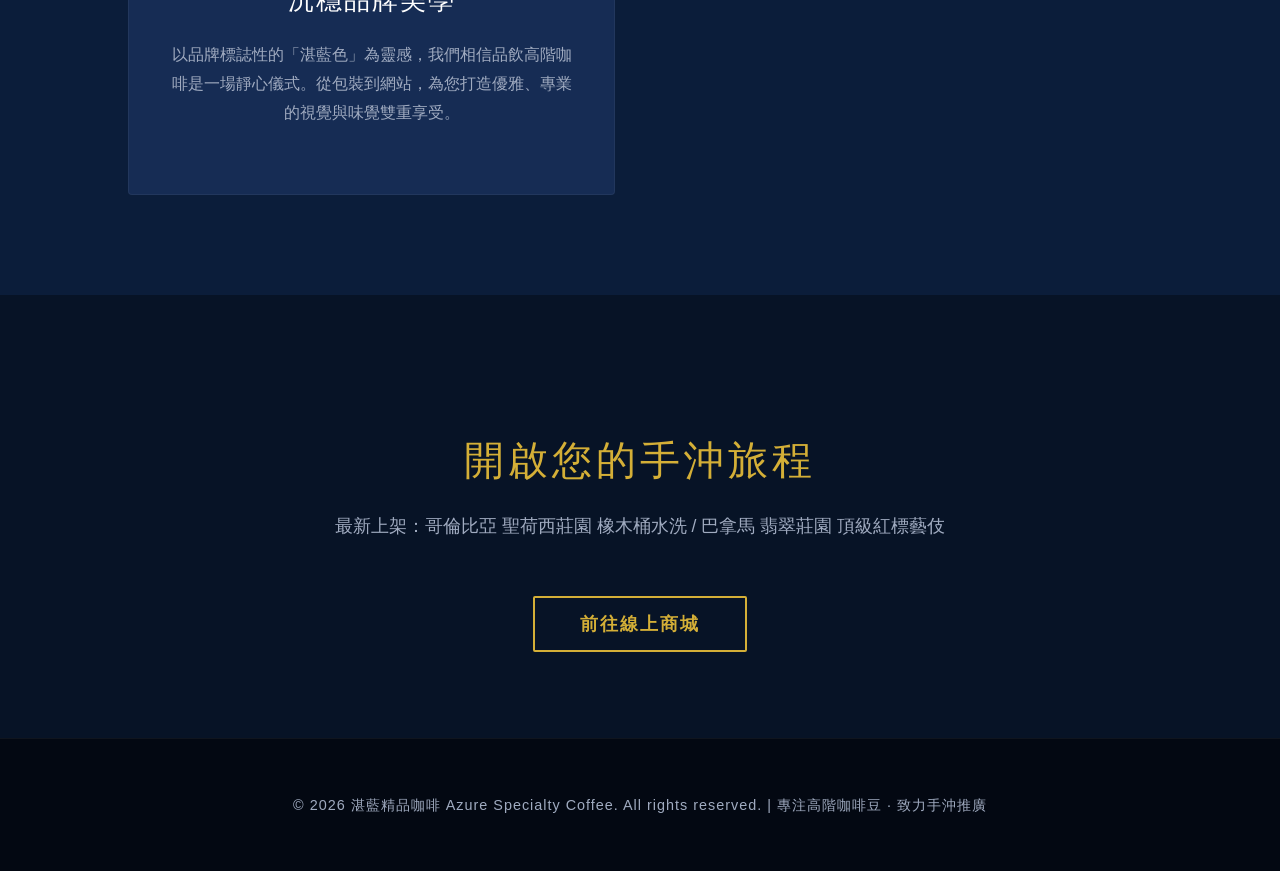
<file: w1/index.html>
<!DOCTYPE html>
<html lang="zh-TW">
<head>
    <meta charset="UTF-8">
    <meta name="viewport" content="width=device-width, initial-scale=1.0">
    <title>湛藍精品咖啡 | 頂級手沖咖啡</title>
    <style>
        :root {
            --primary-blue: #0b1d3a;
            --secondary-blue: #162c54;
            --accent-gold: #d4af37;
            --text-light: #f8f9fa;
            --text-dark: #a0abc0;
        }
        body {
            margin: 0;
            padding: 0;
            font-family: 'Helvetica Neue', Arial, 'Microsoft JhengHei', sans-serif;
            background-color: var(--primary-blue);
            color: var(--text-light);
            line-height: 1.6;
        }
        header {
            display: flex;
            justify-content: space-between;
            align-items: center;
            padding: 20px 60px;
            background-color: rgba(11, 29, 58, 0.98);
            position: sticky;
            top: 0;
            z-index: 1000;
            border-bottom: 1px solid rgba(212, 175, 55, 0.2);
            box-shadow: 0 4px 6px rgba(0,0,0,0.1);
        }
        .logo {
            font-size: 26px;
            font-weight: 700;
            color: var(--accent-gold);
            text-decoration: none;
            letter-spacing: 3px;
            display: flex;
            align-items: center;
            gap: 10px;
        }
        nav {
            display: flex;
            gap: 40px;
        }
        nav a {
            color: var(--text-light);
            text-decoration: none;
            font-size: 16px;
            letter-spacing: 1px;
            transition: color 0.3s ease;
        }
        nav a:hover {
            color: var(--accent-gold);
        }
        .hero {
            height: 85vh;
            display: flex;
            flex-direction: column;
            justify-content: center;
            align-items: center;
            text-align: center;
            background: linear-gradient(135deg, rgba(11,29,58,0.9) 0%, rgba(5,13,26,0.9) 100%), 
                        url('https://images.unsplash.com/photo-1497935586351-b67a49e012bf?ixlib=rb-1.2.1&auto=format&fit=crop&w=1920&q=80') no-repeat center center/cover;
            background-blend-mode: overlay;
            padding: 0 20px;
        }
        .hero h1 {
            font-size: 4.5rem;
            margin-bottom: 20px;
            letter-spacing: 6px;
            color: #ffffff;
            font-weight: 300;
            text-shadow: 2px 2px 4px rgba(0,0,0,0.5);
        }
        .hero p {
            font-size: 1.25rem;
            max-width: 650px;
            color: #d1d8e0;
            margin-bottom: 50px;
            letter-spacing: 1.5px;
        }
        .btn {
            padding: 16px 45px;
            background-color: var(--accent-gold);
            color: #000;
            text-decoration: none;
            font-size: 1.1rem;
            font-weight: bold;
            border-radius: 2px;
            transition: all 0.3s ease;
            letter-spacing: 2px;
        }
        .btn:hover {
            background-color: #fce28b;
            transform: translateY(-3px);
            box-shadow: 0 10px 20px rgba(0,0,0,0.2);
        }
        .section {
            padding: 100px 10%;
        }
        .section-title {
            text-align: center;
            font-size: 2.5rem;
            color: var(--accent-gold);
            margin-bottom: 20px;
            font-weight: 300;
            letter-spacing: 4px;
        }
        .section-subtitle {
            text-align: center;
            color: var(--text-dark);
            margin-bottom: 70px;
            font-size: 1.1rem;
        }
        .features {
            display: grid;
            grid-template-columns: repeat(auto-fit, minmax(320px, 1fr));
            gap: 50px;
        }
        .feature-card {
            background-color: var(--secondary-blue);
            padding: 50px 40px;
            border-radius: 4px;
            text-align: center;
            border: 1px solid rgba(255,255,255,0.05);
            transition: all 0.4s ease;
            position: relative;
            overflow: hidden;
        }
        .feature-card::before {
            content: '';
            position: absolute;
            top: 0; left: 0; width: 100%; height: 3px;
            background-color: var(--accent-gold);
            transform: scaleX(0);
            transition: transform 0.4s ease;
        }
        .feature-card:hover::before {
            transform: scaleX(1);
        }
        .feature-card:hover {
            transform: translateY(-10px);
            box-shadow: 0 15px 30px rgba(0,0,0,0.3);
            border-color: rgba(212, 175, 55, 0.3);
        }
        .feature-card h3 {
            font-size: 1.6rem;
            margin-bottom: 20px;
            color: #fff;
            font-weight: 400;
            letter-spacing: 2px;
        }
        .feature-card p {
            color: var(--text-dark);
            font-size: 1rem;
            line-height: 1.8;
        }
        .shop-section {
            background-color: #071326;
            text-align: center;
        }
        footer {
            text-align: center;
            padding: 40px;
            background-color: #030812;
            color: var(--text-dark);
            font-size: 0.9rem;
            border-top: 1px solid rgba(255,255,255,0.05);
            letter-spacing: 1px;
        }
    </style>
</head>
<body>
    <header>
        <a href="#" class="logo">湛藍精品咖啡</a>
        <nav>
            <a href="#about">品牌哲學</a>
            <a href="#beans">高階豆單</a>
            <a href="#brew">手沖藝術</a>
            <a href="#shop">選購咖啡</a>
        </nav>
    </header>

    <section class="hero">
        <h1>演繹手沖的極致純粹</h1>
        <p>專為手沖咖啡愛好者打造的精品殿堂。<br>嚴選世界級高階莊園咖啡豆，在深藍的靜謐中，品味每一滴萃取的醇厚與芬芳。</p>
        <a href="#shop" class="btn">探索頂級咖啡豆</a>
    </section>

    <section id="about" class="section">
        <h2 class="section-title">為什麼選擇湛藍？</h2>
        <p class="section-subtitle">我們專注於手沖咖啡的每一個細節，只為呈現最完美的風味。</p>
        
        <div class="features">
            <div class="feature-card">
                <h3>高階咖啡生豆</h3>
                <p>由國際認證尋豆師親赴產區，嚴選巴拿馬藝伎、衣索比亞等頂尖莊園微批次生豆，確保風味的稀有與獨特，滿足挑剔的味蕾。</p>
            </div>
            <div class="feature-card">
                <h3>專屬手沖烘焙</h3>
                <p>揚棄流水線式的量產，採用小鍋精緻烘焙。針對每款豆子的含水率與密度，量身打造專屬烘焙曲線，完美釋放花果香氣與層次。</p>
            </div>
            <div class="feature-card">
                <h3>沉穩品牌美學</h3>
                <p>以品牌標誌性的「湛藍色」為靈感，我們相信品飲高階咖啡是一場靜心儀式。從包裝到網站，為您打造優雅、專業的視覺與味覺雙重享受。</p>
            </div>
        </div>
    </section>

    <section id="shop" class="section shop-section">
        <h2 class="section-title">開啟您的手沖旅程</h2>
        <p class="section-subtitle">最新上架：哥倫比亞 聖荷西莊園 橡木桶水洗 / 巴拿馬 翡翠莊園 頂級紅標藝伎</p>
        <a href="#" class="btn" style="background-color: transparent; border: 2px solid var(--accent-gold); color: var(--accent-gold);">前往線上商城</a>
    </section>

    <footer>
        <p>&copy; 2026 湛藍精品咖啡 Azure Specialty Coffee. All rights reserved. | 專注高階咖啡豆 · 致力手沖推廣</p>
    </footer>
</body>
</html>
</file>
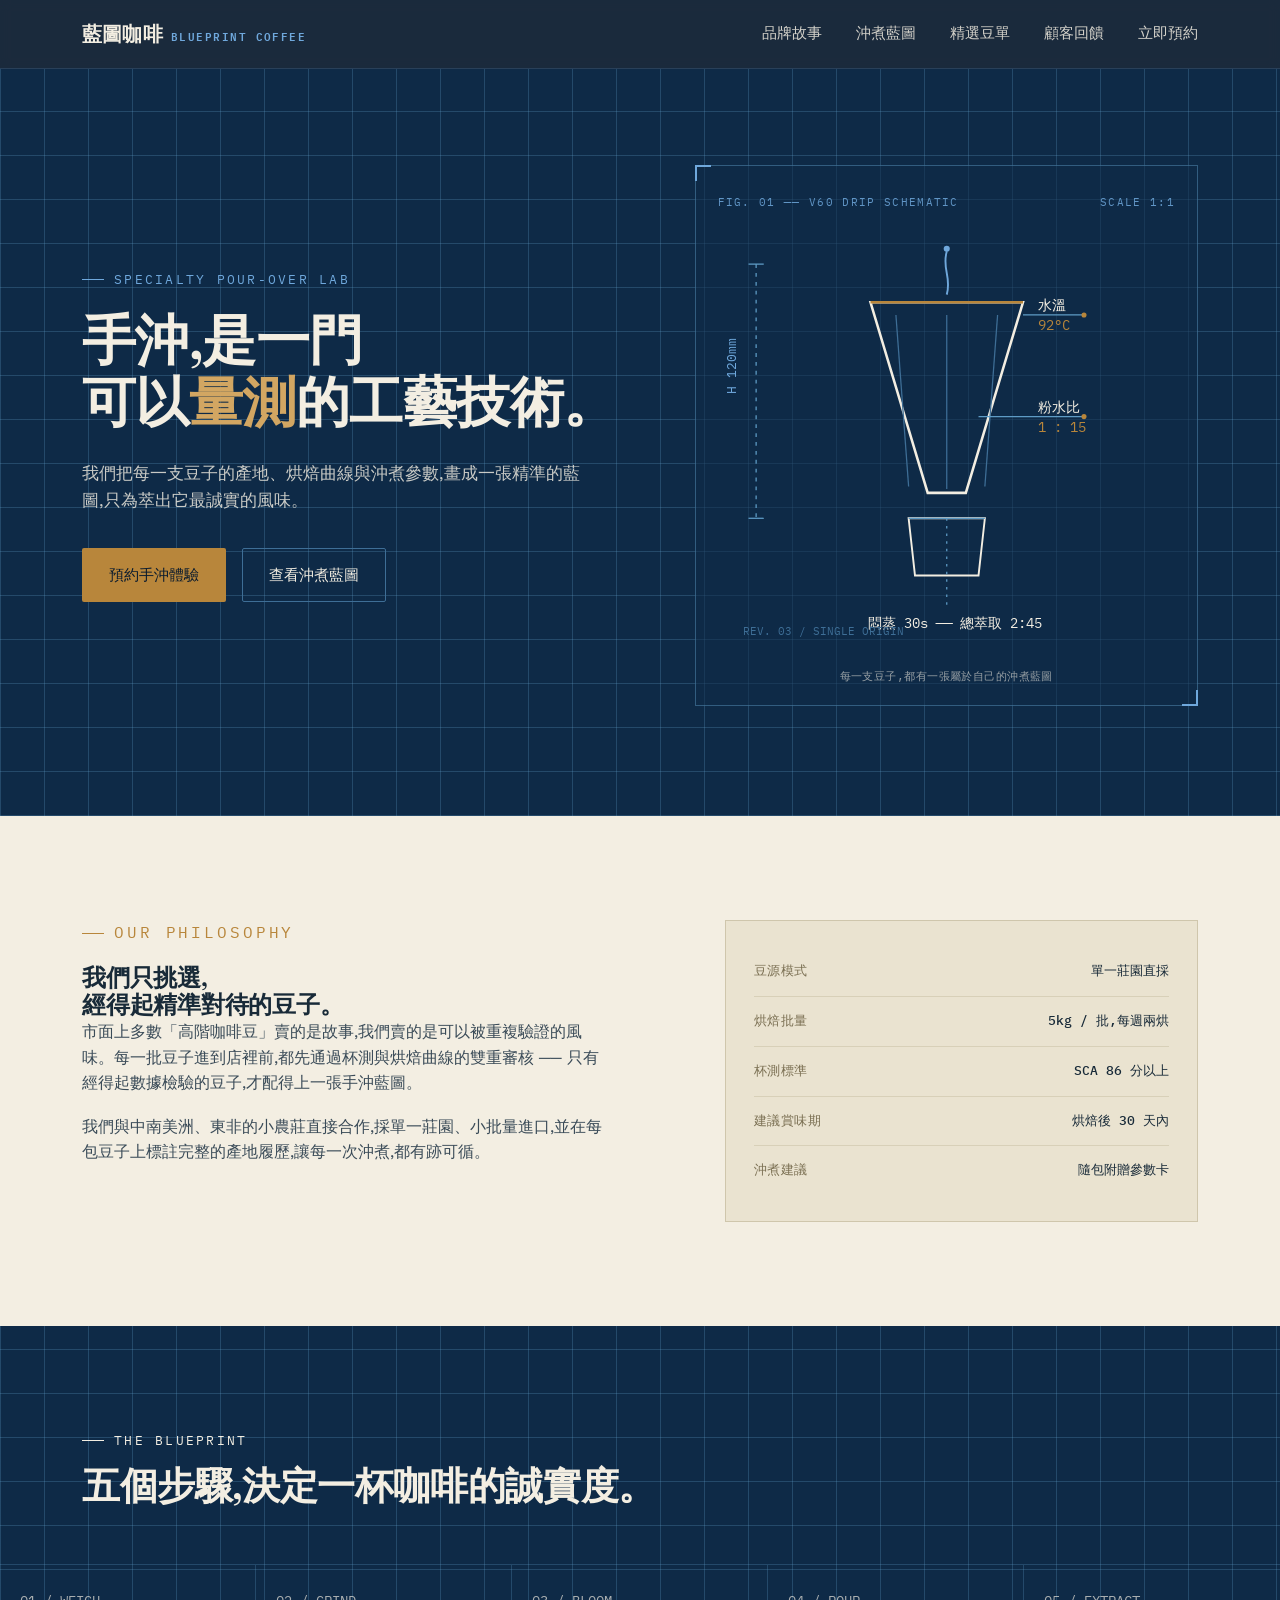
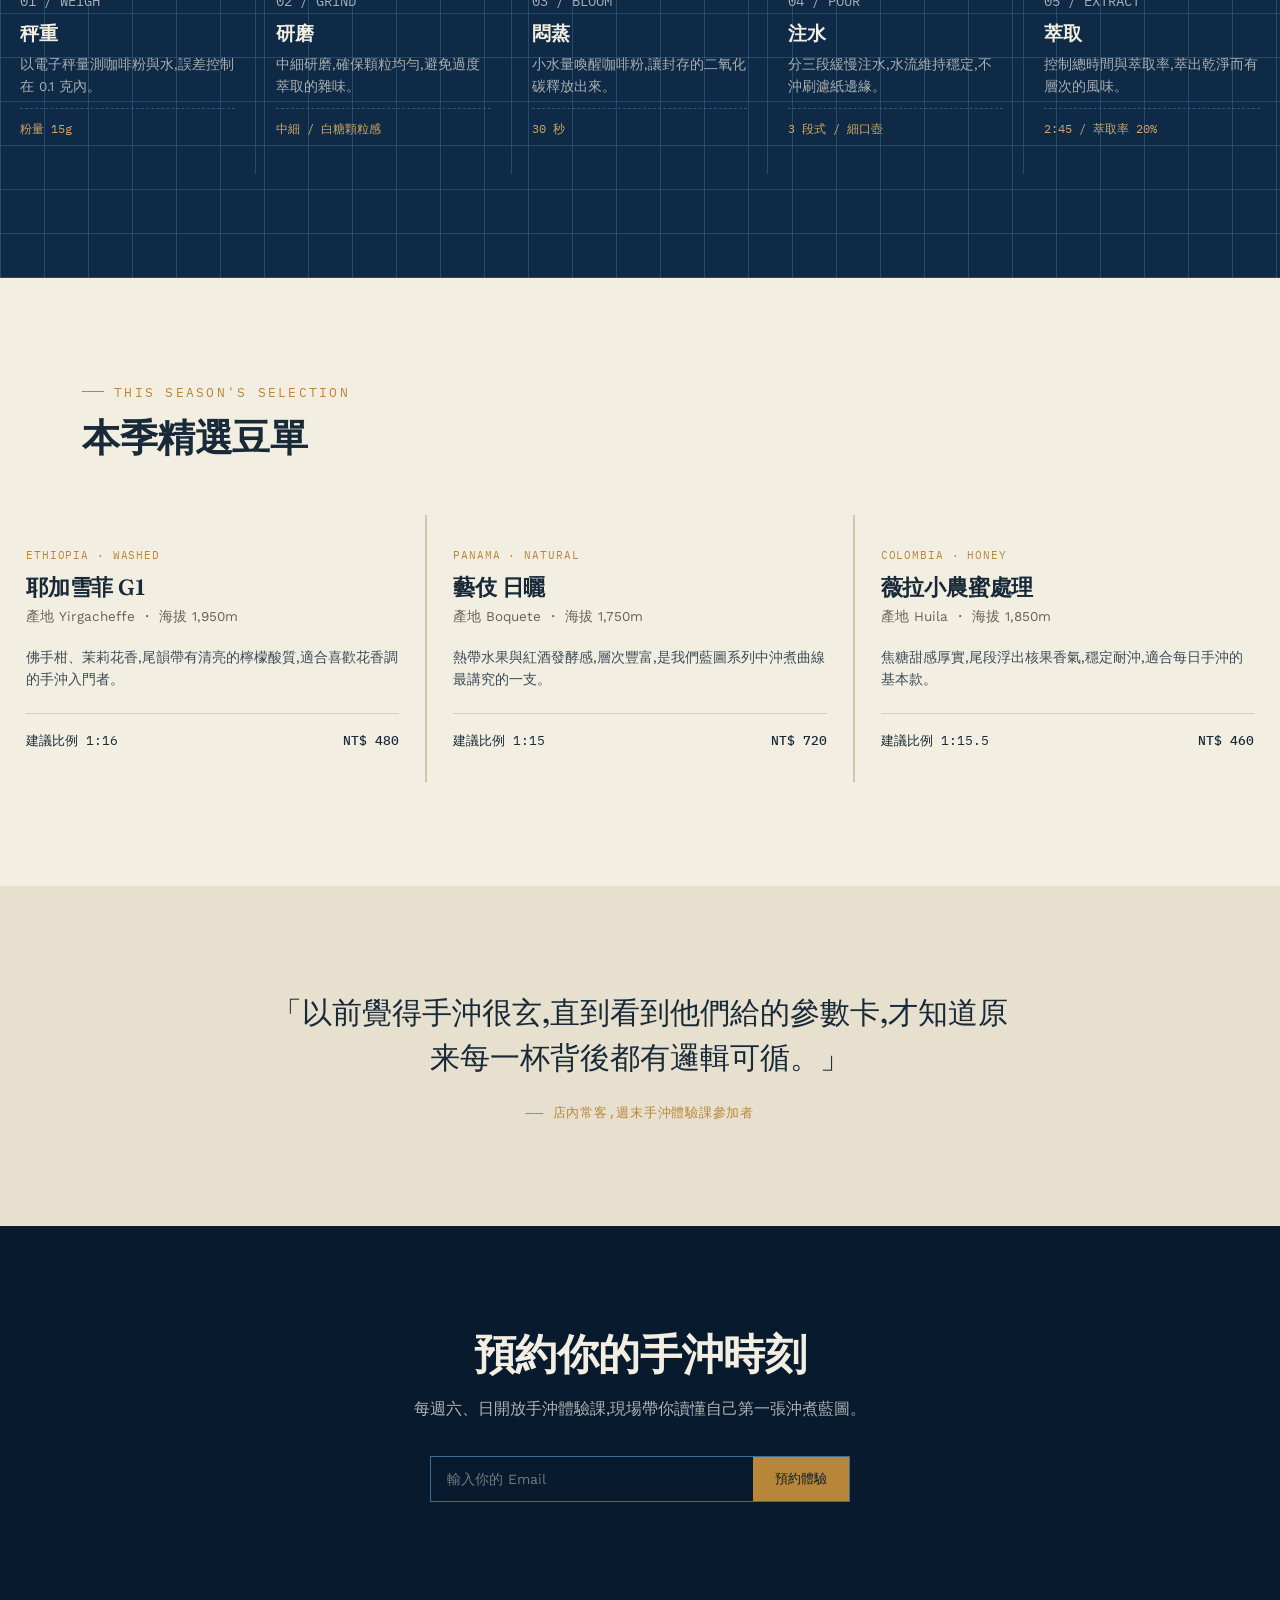
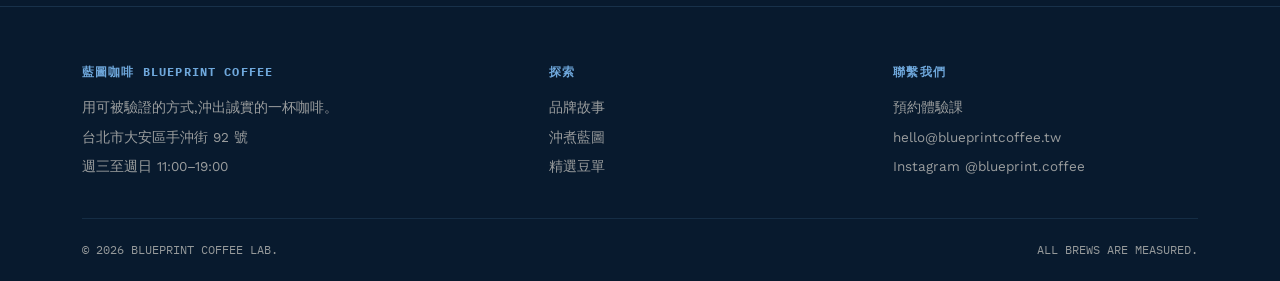
<file: week3/index.html>
<!DOCTYPE html>
<html lang="zh-Hant">
<head>
<meta charset="UTF-8">
<meta name="viewport" content="width=device-width, initial-scale=1.0">
<title>藍圖咖啡 Blueprint Coffee ── 精準手沖,誠實風味</title>
<link rel="preconnect" href="https://fonts.googleapis.com">
<link rel="preconnect" href="https://fonts.gstatic.com" crossorigin>
<link href="https://fonts.googleapis.com/css2?family=Fraunces:opsz,wght@9..144,400;9..144,500;9..144,600;9..144,700&family=Work+Sans:wght@300;400;500;600&family=IBM+Plex+Mono:wght@400;500&display=swap" rel="stylesheet">
<style>
  :root{
    --ink-black:#081A2E;
    --blueprint:#0E2A47;
    --blueprint-line:#3E6E96;
    --blueprint-line-soft:rgba(94,155,197,0.28);
    --paper:#F3EEE2;
    --paper-dim:#E7E0CE;
    --brass:#B8863B;
    --brass-light:#D2A662;
    --sky:#6FA8DC;
    --ink-on-paper:#182A38;
    --max-w:1180px;
  }

  *{margin:0;padding:0;box-sizing:border-box;}
  html{scroll-behavior:smooth;}
  body{
    font-family:'Work Sans', sans-serif;
    background:var(--paper);
    color:var(--ink-on-paper);
    line-height:1.6;
    -webkit-font-smoothing:antialiased;
  }
  a{color:inherit;text-decoration:none;}
  img,svg{display:block;max-width:100%;}
  .container{max-width:var(--max-w);margin:0 auto;padding:0 32px;}
  .eyebrow{
    font-family:'IBM Plex Mono', monospace;
    font-size:12.5px;
    letter-spacing:0.18em;
    text-transform:uppercase;
    display:flex;
    align-items:center;
    gap:10px;
  }
  .eyebrow::before{
    content:"";
    width:22px;height:1px;
    background:currentColor;
    display:inline-block;
  }
  h1,h2,h3{
    font-family:'Fraunces', serif;
    font-weight:600;
    line-height:1.15;
    letter-spacing:-0.01em;
  }
  .btn{
    display:inline-flex;
    align-items:center;
    gap:10px;
    padding:14px 26px;
    border-radius:2px;
    font-family:'Work Sans', sans-serif;
    font-size:15px;
    font-weight:500;
    border:1px solid transparent;
    cursor:pointer;
    transition:transform .25s ease, background .25s ease, border-color .25s ease, color .25s ease;
  }
  .btn:focus-visible{outline:2px solid var(--sky);outline-offset:3px;}
  .btn-primary{background:var(--brass);color:var(--ink-black);}
  .btn-primary:hover{background:var(--brass-light);transform:translateY(-1px);}
  .btn-ghost{border-color:var(--blueprint-line);color:var(--paper);}
  .btn-ghost:hover{border-color:var(--sky);color:var(--sky);}
  .btn-ghost.on-paper{border-color:var(--ink-on-paper);color:var(--ink-on-paper);}
  .btn-ghost.on-paper:hover{border-color:var(--brass);color:var(--brass);}

  /* ---------- NAV ---------- */
  header{
    position:sticky;top:0;z-index:50;
    background:rgba(8,26,46,0.92);
    backdrop-filter:blur(6px);
    border-bottom:1px solid rgba(94,155,197,0.2);
  }
  nav{
    max-width:var(--max-w);margin:0 auto;padding:18px 32px;
    display:flex;align-items:center;justify-content:space-between;
    color:var(--paper);
  }
  .logo{
    font-family:'Fraunces', serif;
    font-size:20px;font-weight:600;letter-spacing:0.01em;
    color:var(--paper);display:flex;align-items:baseline;gap:8px;
  }
  .logo span{
    font-family:'IBM Plex Mono', monospace;
    font-size:10.5px;letter-spacing:0.14em;color:var(--sky);
  }
  .nav-links{display:flex;gap:34px;font-size:14.5px;}
  .nav-links a{opacity:0.85;transition:opacity .2s;}
  .nav-links a:hover{opacity:1;color:var(--sky);}
  .nav-toggle{display:none;background:none;border:none;color:var(--paper);font-size:24px;cursor:pointer;}

  @media (max-width:860px){
    .nav-links{
      position:absolute;top:100%;left:0;right:0;
      background:var(--ink-black);
      flex-direction:column;gap:0;
      max-height:0;overflow:hidden;
      transition:max-height .3s ease;
    }
    .nav-links.open{max-height:320px;}
    .nav-links a{padding:16px 32px;border-top:1px solid rgba(94,155,197,0.15);}
    .nav-toggle{display:block;}
  }

  /* ---------- HERO ---------- */
  .hero{
    background:
      repeating-linear-gradient(0deg, var(--blueprint-line-soft) 0, var(--blueprint-line-soft) 1px, transparent 1px, transparent 44px),
      repeating-linear-gradient(90deg, var(--blueprint-line-soft) 0, var(--blueprint-line-soft) 1px, transparent 1px, transparent 44px),
      var(--blueprint);
    color:var(--paper);
    padding:96px 0 110px;
    position:relative;
    overflow:hidden;
  }
  .hero-grid{
    max-width:var(--max-w);margin:0 auto;padding:0 32px;
    display:grid;grid-template-columns:1.05fr 0.95fr;gap:56px;align-items:center;
  }
  .hero h1{font-size:clamp(34px,4.6vw,54px);margin:20px 0 26px;color:var(--paper);}
  .hero h1 em{font-style:normal;color:var(--brass-light);}
  .hero p.lede{font-size:17px;max-width:46ch;color:rgba(243,238,226,0.82);margin-bottom:34px;}
  .hero-cta{display:flex;gap:16px;flex-wrap:wrap;}
  .hero-eyebrow{color:var(--sky);margin-bottom:6px;}

  .blueprint-plate{
    position:relative;
    border:1px solid rgba(94,155,197,0.45);
    background:rgba(15,42,71,0.55);
    padding:28px 22px 20px;
  }
  .blueprint-plate::before,.blueprint-plate::after,
  .plate-corner-tl,.plate-corner-br{
    content:"";position:absolute;width:14px;height:14px;
    border-color:var(--sky);
  }
  .blueprint-plate::before{top:-1px;left:-1px;border-top:2px solid var(--sky);border-left:2px solid var(--sky);}
  .blueprint-plate::after{bottom:-1px;right:-1px;border-bottom:2px solid var(--sky);border-right:2px solid var(--sky);}
  .plate-label{
    font-family:'IBM Plex Mono', monospace;font-size:11px;letter-spacing:0.12em;
    color:var(--sky);display:flex;justify-content:space-between;margin-bottom:14px;opacity:0.85;
  }
  .plate-caption{
    font-family:'IBM Plex Mono', monospace;font-size:11px;color:rgba(243,238,226,0.6);
    text-align:center;margin-top:10px;letter-spacing:0.04em;
  }

  @media (max-width:900px){
    .hero-grid{grid-template-columns:1fr;}
    .hero{padding:64px 0 76px;}
  }

  /* ---------- SECTION SHARED ---------- */
  section{padding:104px 0;}
  .section-head{max-width:640px;margin-bottom:56px;}
  .section-head h2{font-size:clamp(26px,3.2vw,38px);margin-top:14px;}
  .on-dark{background:var(--ink-black);color:var(--paper);}
  .on-dark .eyebrow{color:var(--sky);}
  .on-paper .eyebrow{color:var(--brass);}

  /* ---------- ABOUT / SPEC SHEET ---------- */
  .about-grid{display:grid;grid-template-columns:1.1fr 0.9fr;gap:64px;align-items:start;}
  .about-grid p{font-size:16px;color:#3a4b58;max-width:52ch;margin-bottom:18px;}
  .spec-sheet{border:1px solid #cfc6ac;background:#EAE3D0;padding:26px 28px;}
  .spec-row{
    display:flex;justify-content:space-between;gap:20px;
    padding:14px 0;border-bottom:1px solid #d8d0b8;
    font-family:'IBM Plex Mono', monospace;font-size:13px;
  }
  .spec-row:last-child{border-bottom:none;}
  .spec-row dt{color:#7a6f52;letter-spacing:0.04em;}
  .spec-row dd{font-weight:500;color:var(--ink-on-paper);text-align:right;}

  @media (max-width:860px){ .about-grid{grid-template-columns:1fr;} }

  /* ---------- PROCESS BLUEPRINT ---------- */
  .process{
    background:
      repeating-linear-gradient(0deg, var(--blueprint-line-soft) 0, var(--blueprint-line-soft) 1px, transparent 1px, transparent 44px),
      repeating-linear-gradient(90deg, var(--blueprint-line-soft) 0, var(--blueprint-line-soft) 1px, transparent 1px, transparent 44px),
      var(--blueprint);
    color:var(--paper);
  }
  .steps{
    display:grid;grid-template-columns:repeat(5,1fr);gap:0;
    border-top:1px solid var(--blueprint-line-soft);
  }
  .step{
    padding:26px 20px;border-right:1px solid var(--blueprint-line-soft);position:relative;
  }
  .step:last-child{border-right:none;}
  .step-index{font-family:'IBM Plex Mono', monospace;font-size:12px;color:var(--sky);margin-bottom:14px;}
  .step h3{font-size:19px;color:var(--paper);margin-bottom:10px;font-weight:600;}
  .step p{font-size:13.5px;color:rgba(243,238,226,0.68);margin-bottom:10px;}
  .step .metric{
    font-family:'IBM Plex Mono', monospace;font-size:12px;color:var(--brass-light);
    border-top:1px dashed rgba(94,155,197,0.4);padding-top:10px;
  }
  @media (max-width:960px){
    .steps{grid-template-columns:1fr 1fr;}
    .step{border-right:1px solid var(--blueprint-line-soft);border-bottom:1px solid var(--blueprint-line-soft);}
    .step:nth-child(2n){border-right:none;}
  }
  @media (max-width:560px){
    .steps{grid-template-columns:1fr;}
    .step{border-right:none;}
  }

  /* ---------- BEANS ---------- */
  .bean-grid{display:grid;grid-template-columns:repeat(3,1fr);gap:2px;background:#cfc6ac;}
  .bean-card{
    background:var(--paper);padding:32px 26px;position:relative;
    display:flex;flex-direction:column;height:100%;
  }
  .bean-tag{
    font-family:'IBM Plex Mono', monospace;font-size:11px;color:var(--brass);
    letter-spacing:0.08em;margin-bottom:10px;
  }
  .bean-card h3{font-size:22px;margin-bottom:6px;}
  .bean-origin{font-size:13.5px;color:#6b6250;margin-bottom:18px;}
  .bean-notes{font-size:14px;color:#3a4b58;margin-bottom:22px;flex-grow:1;}
  .bean-meta{
    display:flex;justify-content:space-between;align-items:center;
    border-top:1px solid #d8d0b8;padding-top:16px;
    font-family:'IBM Plex Mono', monospace;font-size:12.5px;
  }
  .bean-price{color:var(--ink-on-paper);font-weight:500;}
  @media (max-width:900px){ .bean-grid{grid-template-columns:1fr 1fr;} }
  @media (max-width:600px){ .bean-grid{grid-template-columns:1fr;} }

  /* ---------- QUOTE ---------- */
  .quote-section{background:var(--paper-dim);}
  .quote-wrap{max-width:760px;margin:0 auto;text-align:center;}
  blockquote{
    font-family:'Fraunces', serif;font-size:clamp(22px,2.6vw,30px);
    font-weight:500;line-height:1.5;color:var(--ink-on-paper);margin-bottom:22px;
  }
  .quote-attr{font-family:'IBM Plex Mono', monospace;font-size:12.5px;color:var(--brass);letter-spacing:0.06em;}

  /* ---------- CTA / FOOTER ---------- */
  .cta-section{background:var(--ink-black);color:var(--paper);text-align:center;}
  .cta-section h2{font-size:clamp(28px,3.6vw,42px);margin-bottom:18px;}
  .cta-section p{color:rgba(243,238,226,0.72);max-width:48ch;margin:0 auto 34px;}
  .cta-form{
    display:flex;max-width:420px;margin:0 auto;gap:0;border:1px solid var(--blueprint-line);
  }
  .cta-form input{
    flex:1;background:transparent;border:none;padding:14px 16px;
    color:var(--paper);font-family:'Work Sans', sans-serif;font-size:14px;
  }
  .cta-form input::placeholder{color:rgba(243,238,226,0.45);}
  .cta-form input:focus{outline:none;}
  .cta-form button{
    background:var(--brass);color:var(--ink-black);border:none;
    padding:0 22px;font-weight:500;cursor:pointer;font-family:'Work Sans', sans-serif;
    transition:background .2s;
  }
  .cta-form button:hover{background:var(--brass-light);}

  footer{background:var(--ink-black);border-top:1px solid rgba(94,155,197,0.18);color:rgba(243,238,226,0.6);}
  .footer-grid{
    display:grid;grid-template-columns:1.4fr 1fr 1fr;gap:40px;padding:56px 0 32px;
    font-size:13.5px;
  }
  .footer-grid h4{
    font-family:'IBM Plex Mono', monospace;font-size:11.5px;letter-spacing:0.1em;
    color:var(--sky);margin-bottom:16px;text-transform:uppercase;
  }
  .footer-grid p, .footer-grid a{display:block;margin-bottom:8px;color:rgba(243,238,226,0.62);}
  .footer-grid a:hover{color:var(--paper);}
  .footer-bottom{
    border-top:1px solid rgba(94,155,197,0.15);padding:22px 0;
    font-family:'IBM Plex Mono', monospace;font-size:11.5px;
    display:flex;justify-content:space-between;flex-wrap:wrap;gap:10px;
  }
  @media (max-width:700px){ .footer-grid{grid-template-columns:1fr;} }

  /* ---------- REVEAL ---------- */
  .reveal{opacity:0;transform:translateY(18px);transition:opacity .7s ease, transform .7s ease;}
  .reveal.in{opacity:1;transform:translateY(0);}
  @media (prefers-reduced-motion: reduce){
    .reveal{opacity:1;transform:none;transition:none;}
    html{scroll-behavior:auto;}
  }
</style>
</head>
<body>

<header>
  <nav>
    <a href="#top" class="logo">藍圖咖啡<span>BLUEPRINT COFFEE</span></a>
    <button class="nav-toggle" id="navToggle" aria-label="開啟選單" aria-expanded="false">☰</button>
    <div class="nav-links" id="navLinks">
      <a href="#about">品牌故事</a>
      <a href="#process">沖煮藍圖</a>
      <a href="#beans">精選豆單</a>
      <a href="#quote">顧客回饋</a>
      <a href="#cta">立即預約</a>
    </div>
  </nav>
</header>

<section class="hero" id="top">
  <div class="hero-grid">
    <div>
      <p class="eyebrow hero-eyebrow">SPECIALTY POUR-OVER LAB</p>
      <h1>手沖,是一門<br>可以<em>量測</em>的工藝技術。</h1>
      <p class="lede">我們把每一支豆子的產地、烘焙曲線與沖煮參數,畫成一張精準的藍圖,只為萃出它最誠實的風味。</p>
      <div class="hero-cta">
        <a href="#cta" class="btn btn-primary">預約手沖體驗</a>
        <a href="#process" class="btn btn-ghost">查看沖煮藍圖</a>
      </div>
    </div>

    <div class="blueprint-plate reveal">
      <div class="plate-label"><span>FIG. 01 ── V60 DRIP SCHEMATIC</span><span>SCALE 1:1</span></div>
      <svg viewBox="0 0 360 340" xmlns="http://www.w3.org/2000/svg" role="img" aria-label="V60 手沖濾杯示意圖,標註水溫、粉水比、悶蒸與總萃取時間">
        <!-- dimension lines -->
        <line x1="30" y1="30" x2="30" y2="230" stroke="#5E9BC5" stroke-width="1" stroke-dasharray="3 4"/>
        <line x1="24" y1="30" x2="36" y2="30" stroke="#5E9BC5" stroke-width="1"/>
        <line x1="24" y1="230" x2="36" y2="230" stroke="#5E9BC5" stroke-width="1"/>
        <text x="14" y="132" fill="#6FA8DC" font-size="10" font-family="IBM Plex Mono, monospace" transform="rotate(-90 14 132)">H 120mm</text>

        <!-- dripper cone -->
        <path d="M120 60 L240 60 L195 210 L165 210 Z" fill="none" stroke="#F3EEE2" stroke-width="2"/>
        <path d="M120 60 L240 60" stroke="#B8863B" stroke-width="2"/>
        <!-- ribs -->
        <line x1="140" y1="70" x2="150" y2="205" stroke="#3E6E96" stroke-width="1"/>
        <line x1="180" y1="70" x2="180" y2="207" stroke="#3E6E96" stroke-width="1"/>
        <line x1="220" y1="70" x2="210" y2="205" stroke="#3E6E96" stroke-width="1"/>

        <!-- server -->
        <path d="M150 230 L210 230 L205 275 L155 275 Z" fill="none" stroke="#F3EEE2" stroke-width="1.5"/>
        <line x1="150" y1="230" x2="210" y2="230" stroke="#5E9BC5" stroke-width="1"/>

        <!-- pour line + droplets -->
        <path d="M180 20 C176 34, 184 40, 180 54" stroke="#6FA8DC" stroke-width="1.5" fill="none"/>
        <circle cx="180" cy="18" r="2.4" fill="#6FA8DC"/>

        <!-- annotation callouts -->
        <line x1="240" y1="70" x2="288" y2="70" stroke="#5E9BC5" stroke-width="1"/>
        <circle cx="288" cy="70" r="2" fill="#B8863B"/>
        <text x="252" y="66" fill="#F3EEE2" font-size="11" font-family="IBM Plex Mono, monospace">水溫</text>
        <text x="252" y="82" fill="#B8863B" font-size="11" font-family="IBM Plex Mono, monospace">92°C</text>

        <line x1="205" y1="150" x2="288" y2="150" stroke="#5E9BC5" stroke-width="1"/>
        <circle cx="288" cy="150" r="2" fill="#B8863B"/>
        <text x="252" y="146" fill="#F3EEE2" font-size="11" font-family="IBM Plex Mono, monospace">粉水比</text>
        <text x="252" y="162" fill="#B8863B" font-size="11" font-family="IBM Plex Mono, monospace">1 : 15</text>

        <line x1="180" y1="230" x2="180" y2="300" stroke="#5E9BC5" stroke-width="1" stroke-dasharray="2 4"/>
        <text x="118" y="316" fill="#F3EEE2" font-size="11" font-family="IBM Plex Mono, monospace">悶蒸 30s ── 總萃取 2:45</text>

        <!-- corner tick -->
        <text x="20" y="322" fill="#3E6E96" font-size="9" font-family="IBM Plex Mono, monospace">REV. 03 / SINGLE ORIGIN</text>
      </svg>
      <p class="plate-caption">每一支豆子,都有一張屬於自己的沖煮藍圖</p>
    </div>
  </div>
</section>

<section class="on-paper" id="about">
  <div class="container">
    <div class="about-grid">
      <div class="reveal">
        <p class="eyebrow">OUR PHILOSOPHY</p>
        <h2>我們只挑選,<br>經得起精準對待的豆子。</h2>
        <p>市面上多數「高階咖啡豆」賣的是故事,我們賣的是可以被重複驗證的風味。每一批豆子進到店裡前,都先通過杯測與烘焙曲線的雙重審核 ── 只有經得起數據檢驗的豆子,才配得上一張手沖藍圖。</p>
        <p>我們與中南美洲、東非的小農莊直接合作,採單一莊園、小批量進口,並在每包豆子上標註完整的產地履歷,讓每一次沖煮,都有跡可循。</p>
      </div>
      <dl class="spec-sheet reveal">
        <div class="spec-row"><dt>豆源模式</dt><dd>單一莊園直採</dd></div>
        <div class="spec-row"><dt>烘焙批量</dt><dd>5kg / 批,每週兩烘</dd></div>
        <div class="spec-row"><dt>杯測標準</dt><dd>SCA 86 分以上</dd></div>
        <div class="spec-row"><dt>建議賞味期</dt><dd>烘焙後 30 天內</dd></div>
        <div class="spec-row"><dt>沖煮建議</dt><dd>隨包附贈參數卡</dd></div>
      </dl>
    </div>
  </div>
</section>

<section class="process" id="process">
  <div class="container">
    <div class="section-head reveal">
      <p class="eyebrow">THE BLUEPRINT</p>
      <h2>五個步驟,決定一杯咖啡的誠實度。</h2>
    </div>
  </div>
  <div class="steps reveal">
    <div class="step">
      <p class="step-index">01 / WEIGH</p>
      <h3>秤重</h3>
      <p>以電子秤量測咖啡粉與水,誤差控制在 0.1 克內。</p>
      <p class="metric">粉量 15g</p>
    </div>
    <div class="step">
      <p class="step-index">02 / GRIND</p>
      <h3>研磨</h3>
      <p>中細研磨,確保顆粒均勻,避免過度萃取的雜味。</p>
      <p class="metric">中細 / 白糖顆粒感</p>
    </div>
    <div class="step">
      <p class="step-index">03 / BLOOM</p>
      <h3>悶蒸</h3>
      <p>小水量喚醒咖啡粉,讓封存的二氧化碳釋放出來。</p>
      <p class="metric">30 秒</p>
    </div>
    <div class="step">
      <p class="step-index">04 / POUR</p>
      <h3>注水</h3>
      <p>分三段緩慢注水,水流維持穩定,不沖刷濾紙邊緣。</p>
      <p class="metric">3 段式 / 細口壺</p>
    </div>
    <div class="step">
      <p class="step-index">05 / EXTRACT</p>
      <h3>萃取</h3>
      <p>控制總時間與萃取率,萃出乾淨而有層次的風味。</p>
      <p class="metric">2:45 / 萃取率 20%</p>
    </div>
  </div>
</section>

<section class="on-paper" id="beans">
  <div class="container">
    <div class="section-head reveal">
      <p class="eyebrow">THIS SEASON'S SELECTION</p>
      <h2>本季精選豆單</h2>
    </div>
  </div>
  <div class="bean-grid reveal">
    <div class="bean-card">
      <p class="bean-tag">ETHIOPIA · WASHED</p>
      <h3>耶加雪菲 G1</h3>
      <p class="bean-origin">產地 Yirgacheffe ・ 海拔 1,950m</p>
      <p class="bean-notes">佛手柑、茉莉花香,尾韻帶有清亮的檸檬酸質,適合喜歡花香調的手沖入門者。</p>
      <div class="bean-meta"><span>建議比例 1:16</span><span class="bean-price">NT$ 480</span></div>
    </div>
    <div class="bean-card">
      <p class="bean-tag">PANAMA · NATURAL</p>
      <h3>藝伎 日曬</h3>
      <p class="bean-origin">產地 Boquete ・ 海拔 1,750m</p>
      <p class="bean-notes">熱帶水果與紅酒發酵感,層次豐富,是我們藍圖系列中沖煮曲線最講究的一支。</p>
      <div class="bean-meta"><span>建議比例 1:15</span><span class="bean-price">NT$ 720</span></div>
    </div>
    <div class="bean-card">
      <p class="bean-tag">COLOMBIA · HONEY</p>
      <h3>薇拉小農蜜處理</h3>
      <p class="bean-origin">產地 Huila ・ 海拔 1,850m</p>
      <p class="bean-notes">焦糖甜感厚實,尾段浮出核果香氣,穩定耐沖,適合每日手沖的基本款。</p>
      <div class="bean-meta"><span>建議比例 1:15.5</span><span class="bean-price">NT$ 460</span></div>
    </div>
  </div>
</section>

<section class="quote-section" id="quote">
  <div class="container">
    <div class="quote-wrap reveal">
      <blockquote>「以前覺得手沖很玄,直到看到他們給的參數卡,才知道原来每一杯背後都有邏輯可循。」</blockquote>
      <p class="quote-attr">── 店內常客,週末手沖體驗課參加者</p>
    </div>
  </div>
</section>

<section class="cta-section" id="cta">
  <div class="container">
    <h2 class="reveal">預約你的手沖時刻</h2>
    <p class="reveal">每週六、日開放手沖體驗課,現場帶你讀懂自己第一張沖煮藍圖。</p>
    <form class="cta-form reveal" onsubmit="event.preventDefault(); this.querySelector('button').textContent='已收到,我們會盡快聯繫';">
      <input type="email" placeholder="輸入你的 Email" required aria-label="Email">
      <button type="submit">預約體驗</button>
    </form>
  </div>
</section>

<footer>
  <div class="container">
    <div class="footer-grid">
      <div>
        <h4>藍圖咖啡 BLUEPRINT COFFEE</h4>
        <p>用可被驗證的方式,沖出誠實的一杯咖啡。</p>
        <p>台北市大安區手沖街 92 號</p>
        <p>週三至週日 11:00–19:00</p>
      </div>
      <div>
        <h4>探索</h4>
        <a href="#about">品牌故事</a>
        <a href="#process">沖煮藍圖</a>
        <a href="#beans">精選豆單</a>
      </div>
      <div>
        <h4>聯繫我們</h4>
        <a href="#cta">預約體驗課</a>
        <a href="mailto:hello@blueprintcoffee.tw">hello@blueprintcoffee.tw</a>
        <a href="#top">Instagram @blueprint.coffee</a>
      </div>
    </div>
    <div class="footer-bottom">
      <span>© 2026 BLUEPRINT COFFEE LAB.</span>
      <span>ALL BREWS ARE MEASURED.</span>
    </div>
  </div>
</footer>

<script>
  // mobile nav toggle
  const navToggle = document.getElementById('navToggle');
  const navLinks = document.getElementById('navLinks');
  navToggle.addEventListener('click', () => {
    const isOpen = navLinks.classList.toggle('open');
    navToggle.setAttribute('aria-expanded', isOpen);
  });
  navLinks.querySelectorAll('a').forEach(a => a.addEventListener('click', () => {
    navLinks.classList.remove('open');
    navToggle.setAttribute('aria-expanded', 'false');
  }));

  // scroll reveal
  const prefersReduced = window.matchMedia('(prefers-reduced-motion: reduce)').matches;
  if (!prefersReduced && 'IntersectionObserver' in window) {
    const io = new IntersectionObserver((entries) => {
      entries.forEach(entry => {
        if (entry.isIntersecting) {
          entry.target.classList.add('in');
          io.unobserve(entry.target);
        }
      });
    }, { threshold: 0.15 });
    document.querySelectorAll('.reveal').forEach(el => io.observe(el));
  } else {
    document.querySelectorAll('.reveal').forEach(el => el.classList.add('in'));
  }
</script>

</body>
</html>
</file>
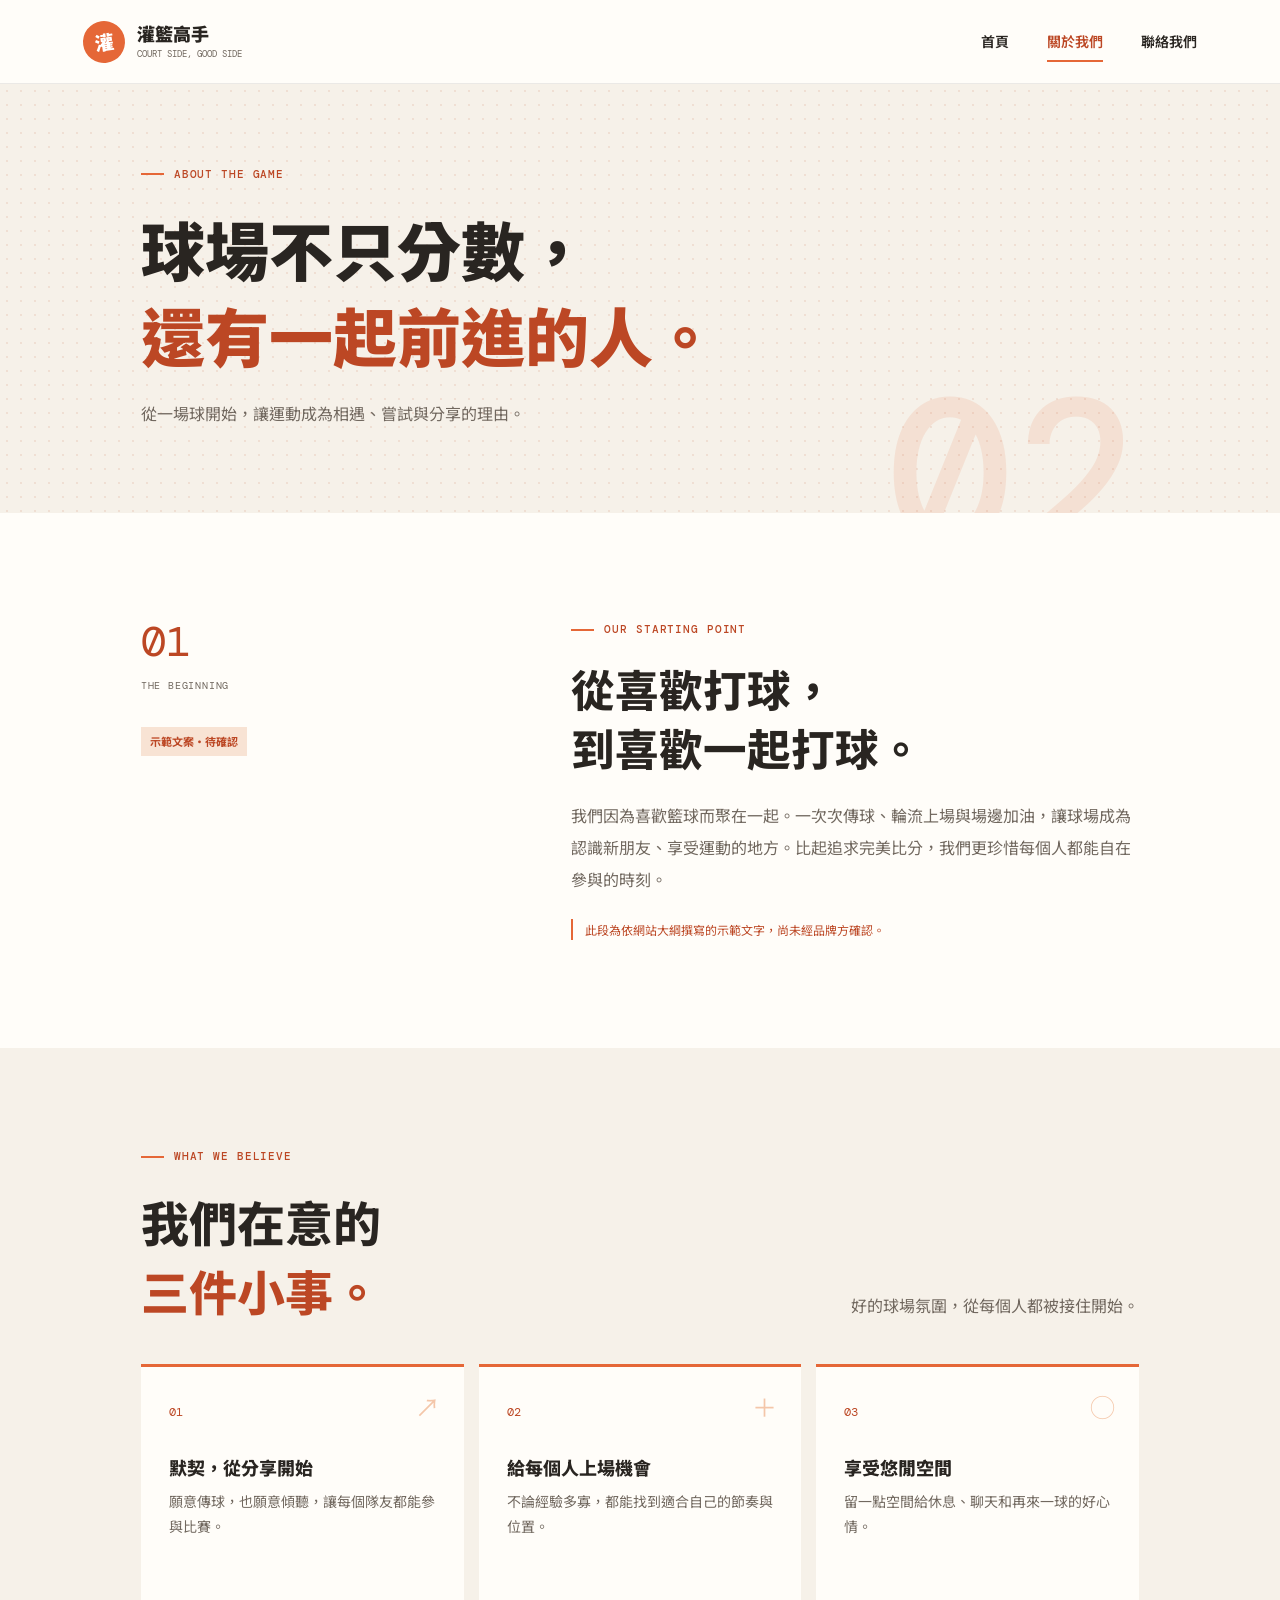
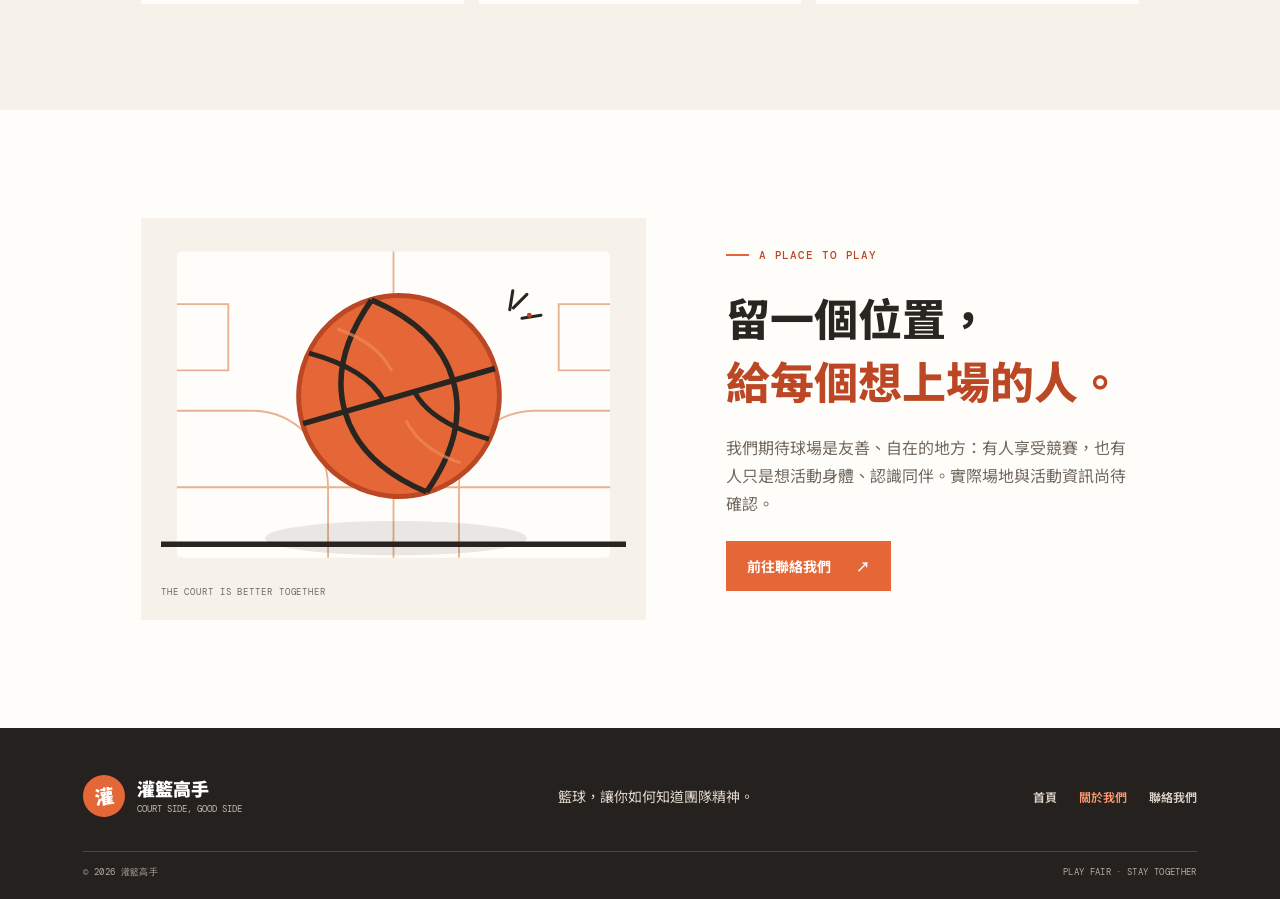
<file: pages/about.html>
<!doctype html>
<html lang="zh-Hant">
<head>
  <meta charset="utf-8">
  <meta name="viewport" content="width=device-width, initial-scale=1">
  <meta name="theme-color" content="#f6f1e9">
  <title>關於我們｜灌籃高手</title>
  <link rel="stylesheet" href="assets/css/site.css">
  <script src="assets/js/site.js" defer></script>
</head>
<body>
  <a class="skip-link" href="#main">跳至主要內容</a>
  <header class="site-header">
    <a class="brand" href="index.html" aria-label="灌籃高手首頁">
      <span class="brand-mark" aria-hidden="true">灌</span>
      <span class="brand-name">灌籃高手<small>COURT SIDE, GOOD SIDE</small></span>
    </a>
    <button class="menu-toggle" type="button" aria-expanded="false" aria-controls="site-nav">
      <span class="menu-icon" aria-hidden="true"><i></i><i></i></span>
      <span class="menu-label">選單</span>
    </button>
    <nav class="site-nav" id="site-nav" aria-label="主要導覽">
      <a href="index.html">首頁</a>
      <a href="about.html" aria-current="page">關於我們</a>
      <a href="contact.html">聯絡我們</a>
    </nav>
  </header>

  <main id="main">
    <section class="page-hero about-hero">
      <p class="eyebrow"><span></span> ABOUT THE GAME</p>
      <h1>球場不只分數，<br><em>還有一起前進的人。</em></h1>
      <p class="hero-lead">從一場球開始，讓運動成為相遇、嘗試與分享的理由。</p>
      <span class="page-number" aria-hidden="true">02</span>
    </section>

    <section class="story section" aria-labelledby="story-title">
      <div class="story-meta">
        <span class="story-number">01</span>
        <span class="story-label">THE BEGINNING</span>
        <span class="draft-label">示範文案・待確認</span>
      </div>
      <div class="story-content">
        <p class="eyebrow"><span></span> OUR STARTING POINT</p>
        <h2 id="story-title">從喜歡打球，<br>到喜歡一起打球。</h2>
        <p>我們因為喜歡籃球而聚在一起。一次次傳球、輪流上場與場邊加油，讓球場成為認識新朋友、享受運動的地方。比起追求完美比分，我們更珍惜每個人都能自在參與的時刻。</p>
        <p class="story-footnote">此段為依網站大綱撰寫的示範文字，尚未經品牌方確認。</p>
      </div>
    </section>

    <section class="values-section" aria-labelledby="values-title">
      <div class="section section-inner">
        <div class="values-heading">
          <div>
            <p class="eyebrow"><span></span> WHAT WE BELIEVE</p>
            <h2 id="values-title">我們在意的<br><em>三件小事。</em></h2>
          </div>
          <p>好的球場氛圍，從每個人都被接住開始。</p>
        </div>
        <div class="value-grid">
          <article class="value-card">
            <span class="value-number">01</span>
            <h3>默契，從分享開始</h3>
            <p>願意傳球，也願意傾聽，讓每個隊友都能參與比賽。</p>
            <span class="value-mark" aria-hidden="true">↗</span>
          </article>
          <article class="value-card">
            <span class="value-number">02</span>
            <h3>給每個人上場機會</h3>
            <p>不論經驗多寡，都能找到適合自己的節奏與位置。</p>
            <span class="value-mark" aria-hidden="true">＋</span>
          </article>
          <article class="value-card">
            <span class="value-number">03</span>
            <h3>享受悠閒空間</h3>
            <p>留一點空間給休息、聊天和再來一球的好心情。</p>
            <span class="value-mark" aria-hidden="true">◯</span>
          </article>
        </div>
      </div>
    </section>

    <section class="court-section section" aria-labelledby="court-title">
      <figure class="court-visual">
        <img src="assets/images/court-ball.svg" alt="以橘白與深色線條繪製的籃球與球場插畫">
        <figcaption>THE COURT IS BETTER TOGETHER</figcaption>
      </figure>
      <div class="court-copy">
        <p class="eyebrow"><span></span> A PLACE TO PLAY</p>
        <h2 id="court-title">留一個位置，<br><em>給每個想上場的人。</em></h2>
        <p>我們期待球場是友善、自在的地方：有人享受競賽，也有人只是想活動身體、認識同伴。實際場地與活動資訊尚待確認。</p>
        <a class="button button-primary" href="contact.html">前往聯絡我們 <span aria-hidden="true">↗</span></a>
      </div>
    </section>
  </main>

  <footer class="site-footer">
    <div class="footer-main">
      <a class="brand brand-footer" href="index.html" aria-label="灌籃高手首頁">
        <span class="brand-mark" aria-hidden="true">灌</span>
        <span class="brand-name">灌籃高手<small>COURT SIDE, GOOD SIDE</small></span>
      </a>
      <p class="footer-slogan">籃球，讓你如何知道團隊精神。</p>
      <nav class="footer-nav" aria-label="頁尾導覽">
        <a href="index.html">首頁</a>
        <a href="about.html" aria-current="page">關於我們</a>
        <a href="contact.html">聯絡我們</a>
      </nav>
    </div>
    <div class="footer-bottom"><span>© 2026 灌籃高手</span><span>PLAY FAIR · STAY TOGETHER</span></div>
  </footer>
</body>
</html>
</file>
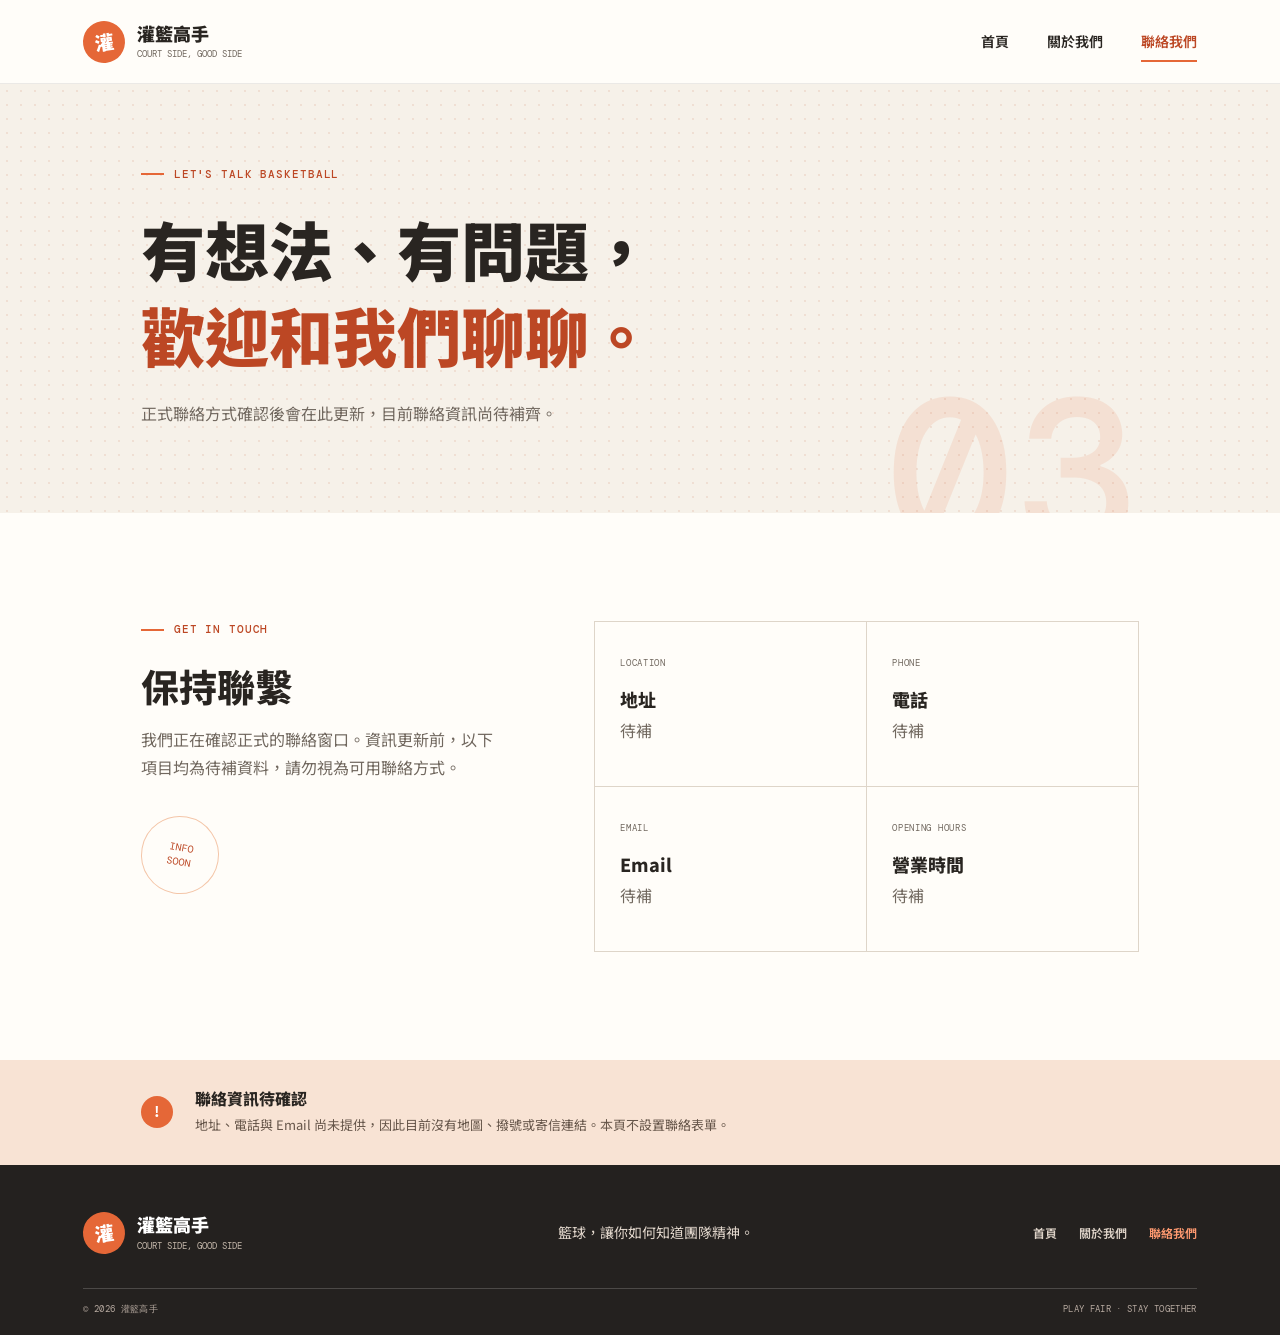
<file: pages/contact.html>
<!doctype html>
<html lang="zh-Hant">
<head>
  <meta charset="utf-8">
  <meta name="viewport" content="width=device-width, initial-scale=1">
  <meta name="theme-color" content="#f6f1e9">
  <title>聯絡我們｜灌籃高手</title>
  <link rel="stylesheet" href="assets/css/site.css">
  <script src="assets/js/site.js" defer></script>
</head>
<body>
  <a class="skip-link" href="#main">跳至主要內容</a>
  <header class="site-header">
    <a class="brand" href="index.html" aria-label="灌籃高手首頁">
      <span class="brand-mark" aria-hidden="true">灌</span>
      <span class="brand-name">灌籃高手<small>COURT SIDE, GOOD SIDE</small></span>
    </a>
    <button class="menu-toggle" type="button" aria-expanded="false" aria-controls="site-nav">
      <span class="menu-icon" aria-hidden="true"><i></i><i></i></span>
      <span class="menu-label">選單</span>
    </button>
    <nav class="site-nav" id="site-nav" aria-label="主要導覽">
      <a href="index.html">首頁</a>
      <a href="about.html">關於我們</a>
      <a href="contact.html" aria-current="page">聯絡我們</a>
    </nav>
  </header>

  <main id="main">
    <section class="page-hero contact-hero">
      <p class="eyebrow"><span></span> LET'S TALK BASKETBALL</p>
      <h1>有想法、有問題，<br><em>歡迎和我們聊聊。</em></h1>
      <p class="hero-lead">正式聯絡方式確認後會在此更新，目前聯絡資訊尚待補齊。</p>
      <span class="page-number" aria-hidden="true">03</span>
    </section>

    <section class="contact-section section" aria-labelledby="contact-title">
      <div class="contact-intro">
        <p class="eyebrow"><span></span> GET IN TOUCH</p>
        <h2 id="contact-title">保持聯繫</h2>
        <p>我們正在確認正式的聯絡窗口。資訊更新前，以下項目均為待補資料，請勿視為可用聯絡方式。</p>
        <div class="contact-stamp" aria-hidden="true">INFO<br>SOON</div>
      </div>
      <div class="contact-details">
        <div class="contact-detail"><span class="detail-label">LOCATION</span><h3>地址</h3><p>待補</p></div>
        <div class="contact-detail"><span class="detail-label">PHONE</span><h3>電話</h3><p>待補</p></div>
        <div class="contact-detail"><span class="detail-label">EMAIL</span><h3>Email</h3><p>待補</p></div>
        <div class="contact-detail"><span class="detail-label">OPENING HOURS</span><h3>營業時間</h3><p>待補</p></div>
      </div>
    </section>

    <section class="contact-note-band">
      <span class="note-icon" aria-hidden="true">!</span>
      <div><h2>聯絡資訊待確認</h2><p>地址、電話與 Email 尚未提供，因此目前沒有地圖、撥號或寄信連結。本頁不設置聯絡表單。</p></div>
    </section>
  </main>

  <footer class="site-footer">
    <div class="footer-main">
      <a class="brand brand-footer" href="index.html" aria-label="灌籃高手首頁">
        <span class="brand-mark" aria-hidden="true">灌</span>
        <span class="brand-name">灌籃高手<small>COURT SIDE, GOOD SIDE</small></span>
      </a>
      <p class="footer-slogan">籃球，讓你如何知道團隊精神。</p>
      <nav class="footer-nav" aria-label="頁尾導覽">
        <a href="index.html">首頁</a>
        <a href="about.html">關於我們</a>
        <a href="contact.html" aria-current="page">聯絡我們</a>
      </nav>
    </div>
    <div class="footer-bottom"><span>© 2026 灌籃高手</span><span>PLAY FAIR · STAY TOGETHER</span></div>
  </footer>
</body>
</html>
</file>
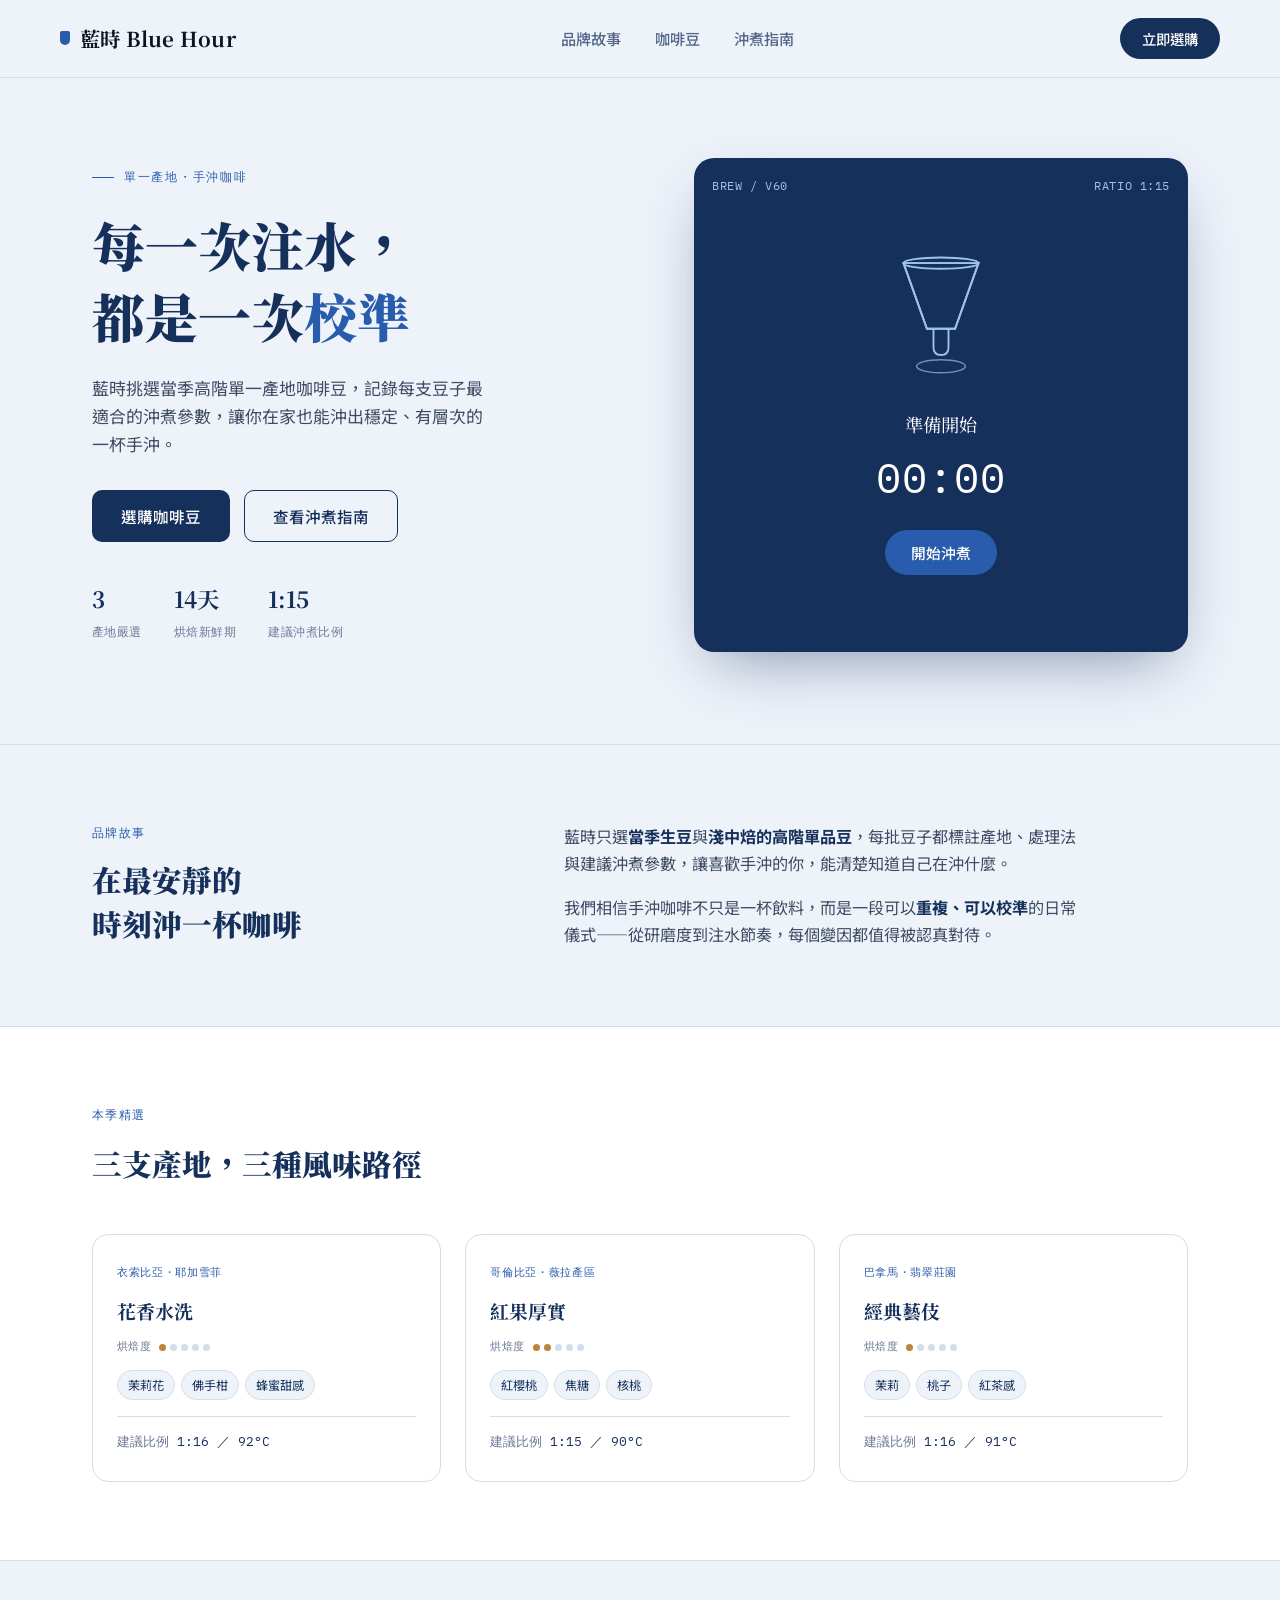
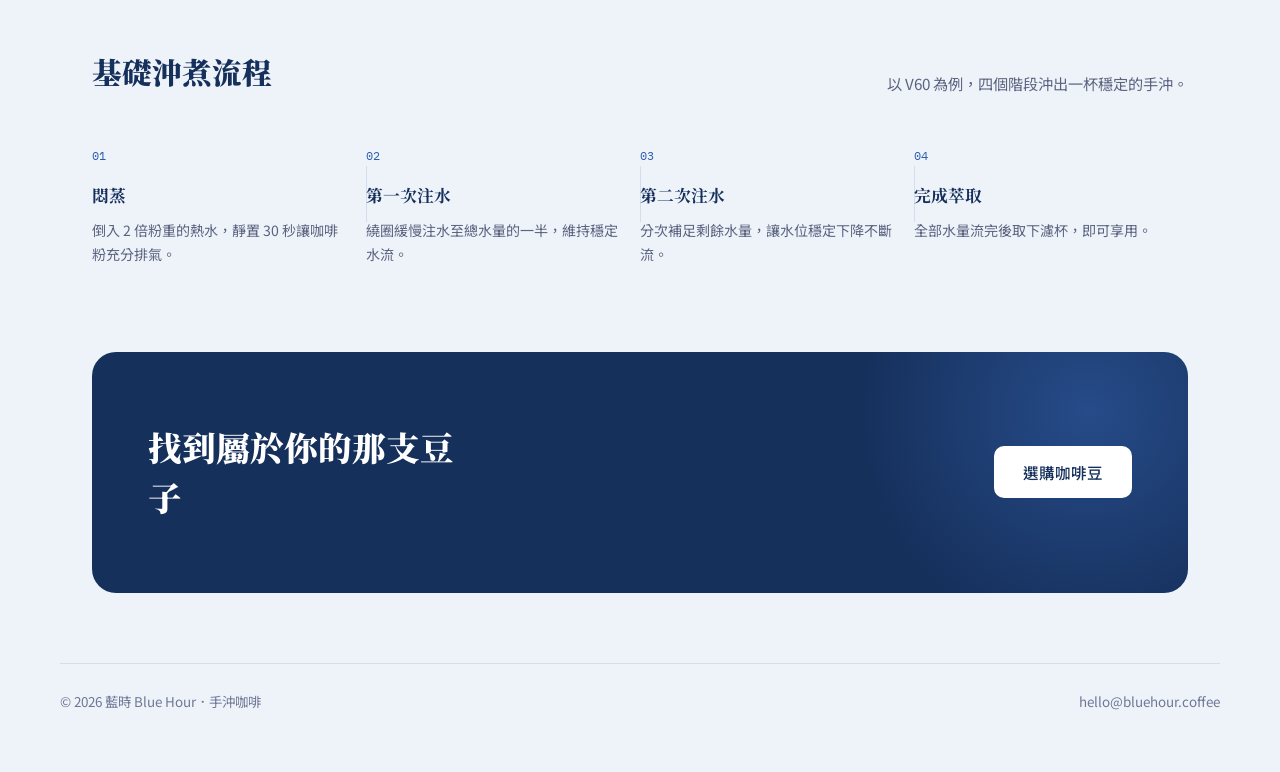
<file: w1/claude.html>
<!DOCTYPE html>
<html lang="zh-Hant">
<head>
<meta charset="UTF-8">
<meta name="viewport" content="width=device-width, initial-scale=1.0">
<title>藍時 Blue Hour｜手沖咖啡</title>
<link rel="preconnect" href="https://fonts.googleapis.com">
<link rel="preconnect" href="https://fonts.gstatic.com" crossorigin>
<link href="https://fonts.googleapis.com/css2?family=Noto+Serif+TC:wght@500;700;900&family=Noto+Sans+TC:wght@400;500;700&family=IBM+Plex+Mono:wght@400;500&display=swap" rel="stylesheet">
<style>
  :root{
    --ink: #0B1220;
    --deep: #16305C;
    --blue: #2A5CAD;
    --blue-bright: #3E74CC;
    --paper: #EEF3FA;
    --mist: #D3DEEC;
    --white: #FFFFFF;
    --roast: #B9843E;

    --display: 'Noto Serif TC', serif;
    --body: 'Noto Sans TC', sans-serif;
    --mono: 'IBM Plex Mono', monospace;
  }

  *{ box-sizing:border-box; margin:0; padding:0; }
  html{ scroll-behavior:smooth; }
  body{
    background: var(--paper);
    color: var(--ink);
    font-family: var(--body);
    line-height:1.65;
    -webkit-font-smoothing:antialiased;
  }
  a{ color:inherit; text-decoration:none; }
  ul{ list-style:none; }
  button{ font-family:inherit; cursor:pointer; }
  :focus-visible{ outline:2px solid var(--blue); outline-offset:3px; border-radius:4px; }

  .wrap{ max-width:1160px; margin:0 auto; padding:0 32px; }

  /* NAV */
  header.site{
    position:sticky; top:0; z-index:50;
    background: rgba(238,243,250,0.88);
    backdrop-filter: blur(10px);
    border-bottom:1px solid var(--mist);
  }
  .nav{ display:flex; align-items:center; justify-content:space-between; padding:18px 0; }
  .logo{ font-family:var(--display); font-weight:700; font-size:1.28rem; letter-spacing:0.02em; display:flex; align-items:center; gap:10px; }
  .logo .mark{ width:10px; height:14px; background:var(--blue); border-radius:2px 2px 6px 6px; }
  .nav-links{ display:flex; gap:34px; font-size:0.95rem; font-weight:500; color:var(--deep); }
  .nav-links a{ opacity:0.72; transition:opacity .15s ease; }
  .nav-links a:hover{ opacity:1; }
  .nav-cta{
    background:var(--deep); color:var(--white);
    padding:10px 22px; border-radius:999px; font-size:0.9rem; font-weight:500;
    border:none; transition:background .15s ease, transform .15s ease;
  }
  .nav-cta:hover{ background:var(--blue); transform:translateY(-1px); }

  /* HERO */
  .hero{ padding:80px 0 92px; }
  .hero-grid{ display:grid; grid-template-columns:1.05fr 0.95fr; gap:56px; align-items:center; }
  .eyebrow{
    font-family:var(--mono); font-size:0.76rem; letter-spacing:0.14em; text-transform:uppercase;
    color:var(--blue); display:flex; align-items:center; gap:10px; margin-bottom:22px;
  }
  .eyebrow::before{ content:""; width:22px; height:1px; background:var(--blue); }
  .hero h1{
    font-family:var(--display); font-weight:900; font-size:clamp(2.1rem,4.2vw,3.3rem);
    line-height:1.35; color:var(--deep); margin-bottom:22px;
  }
  .hero h1 em{ font-style:normal; color:var(--blue); }
  .hero p.lede{ font-size:1.06rem; color:#3F4A63; max-width:44ch; margin-bottom:32px; }
  .hero-actions{ display:flex; gap:14px; flex-wrap:wrap; margin-bottom:38px; }
  .btn-primary, .btn-ghost{
    padding:14px 28px; border-radius:10px; font-size:0.97rem; font-weight:500;
    border:1px solid transparent; transition:all .15s ease; display:inline-flex; align-items:center; gap:8px;
  }
  .btn-primary{ background:var(--deep); color:var(--white); }
  .btn-primary:hover{ background:var(--blue); transform:translateY(-1px); }
  .btn-ghost{ background:transparent; border-color:var(--deep); color:var(--deep); }
  .btn-ghost:hover{ background:var(--deep); color:var(--white); }

  .hero-stats{ display:flex; gap:32px; font-family:var(--mono); }
  .hero-stats div strong{ display:block; font-size:1.4rem; font-family:var(--display); color:var(--deep); }
  .hero-stats div span{ font-size:0.74rem; color:#6E7896; letter-spacing:0.04em; }

  /* SIGNATURE: brew timer */
  .brewer{
    position:relative; background:var(--deep); border-radius:20px;
    aspect-ratio:1/1; overflow:hidden;
    box-shadow:0 24px 60px -20px rgba(22,48,92,0.5);
    display:flex; flex-direction:column; align-items:center; justify-content:center;
    padding: 26px;
  }
  .brewer-hud{
    position:absolute; top:18px; left:18px; right:18px;
    display:flex; justify-content:space-between;
    font-family:var(--mono); font-size:0.72rem; color:#9FC1EE; letter-spacing:0.05em;
  }
  .brewer-stage{
    font-family:var(--display); color:var(--white); font-size:1.15rem;
    margin-top: 6px; margin-bottom: 4px; text-align:center; min-height: 1.6em;
  }
  .brewer-time{
    font-family:var(--mono); font-size:2.6rem; color:var(--white); letter-spacing:0.02em; margin-bottom:18px;
  }
  .dripper-svg{ width:150px; margin-bottom: 18px; }
  .brewer-btn{
    background:var(--blue); color:var(--white); border:none;
    padding:12px 26px; border-radius:999px; font-size:0.92rem; font-weight:500;
    transition:background .15s ease;
  }
  .brewer-btn:hover{ background:var(--blue-bright); }
  .brewer-btn:disabled{ opacity:0.55; cursor:default; }

  /* STORY */
  .story{ padding:78px 0; border-top:1px solid var(--mist); }
  .story-grid{ display:grid; grid-template-columns:0.8fr 1.2fr; gap:56px; }
  .section-label{
    font-family:var(--mono); font-size:0.76rem; letter-spacing:0.12em; text-transform:uppercase;
    color:var(--blue); margin-bottom:14px;
  }
  .story h2{ font-family:var(--display); font-weight:900; font-size:1.85rem; color:var(--deep); line-height:1.5; }
  .story-body p{ font-size:1.01rem; color:#3F4A63; margin-bottom:18px; max-width:58ch; }
  .story-body p:last-child{ margin-bottom:0; }
  .story-body strong{ color:var(--deep); }

  /* BEANS */
  .beans{ padding:78px 0; background:var(--white); border-top:1px solid var(--mist); border-bottom:1px solid var(--mist); }
  .beans-head{ max-width:640px; margin-bottom:46px; }
  .beans-head h2{ font-family:var(--display); font-weight:900; font-size:1.85rem; color:var(--deep); margin-top:10px; }
  .bean-cards{ display:grid; grid-template-columns:repeat(3,1fr); gap:24px; }
  .b-card{
    border:1px solid var(--mist); border-radius:16px; padding:28px 24px;
    transition:border-color .15s ease, transform .15s ease;
  }
  .b-card:hover{ border-color:var(--blue-bright); transform:translateY(-3px); }
  .b-card .origin{ font-family:var(--mono); font-size:0.7rem; color:var(--blue); letter-spacing:0.06em; margin-bottom:14px; }
  .b-card h3{ font-family:var(--display); font-weight:700; font-size:1.18rem; color:var(--deep); margin-bottom:12px; }
  .roast-bar{ display:flex; align-items:center; gap:8px; margin-bottom:14px; }
  .roast-bar .label{ font-family:var(--mono); font-size:0.68rem; color:#6E7896; letter-spacing:0.04em; }
  .roast-dots{ display:flex; gap:4px; }
  .roast-dots span{ width:7px; height:7px; border-radius:50%; background:var(--mist); }
  .roast-dots span.on{ background:var(--roast); }
  .flavor-tags{ display:flex; flex-wrap:wrap; gap:6px; margin-bottom:16px; }
  .flavor-tags span{
    font-size:0.76rem; padding:4px 10px; border-radius:999px;
    background:var(--paper); color:var(--deep); border:1px solid var(--mist);
  }
  .b-card .ratio{ font-family:var(--mono); font-size:0.82rem; color:var(--deep); border-top:1px solid var(--mist); padding-top:14px; }
  .b-card .ratio span{ color:#6E7896; }

  /* GUIDE */
  .guide{ padding:86px 0; }
  .guide-head{ display:flex; justify-content:space-between; align-items:flex-end; margin-bottom:50px; gap:24px; flex-wrap:wrap; }
  .guide-head h2{ font-family:var(--display); font-weight:900; font-size:1.85rem; color:var(--deep); }
  .guide-head p{ max-width:38ch; color:#5B637F; font-size:0.95rem; }
  .steps{ display:grid; grid-template-columns:repeat(4,1fr); position:relative; }
  .step{ position:relative; padding:0 22px 0 0; }
  .step:not(:last-child)::after{
    content:""; position:absolute; top:20px; right:-1px; width:1px; height:56px; background:var(--mist);
  }
  .step .num{ font-family:var(--mono); font-size:0.76rem; color:var(--blue); margin-bottom:16px; display:block; }
  .step h3{ font-family:var(--display); font-weight:700; font-size:1.05rem; color:var(--deep); margin-bottom:10px; }
  .step p{ font-size:0.88rem; color:#5B637F; }

  /* CTA */
  .cta{
    background:var(--deep); color:var(--white); border-radius:24px; margin:0 32px 32px;
    padding:70px 56px; position:relative; overflow:hidden;
  }
  .cta::before{
    content:""; position:absolute; width:460px; height:460px;
    background:radial-gradient(circle, rgba(62,116,204,0.4), transparent 70%);
    top:-170px; right:-130px; border-radius:50%;
  }
  .cta-inner{ position:relative; z-index:2; display:flex; justify-content:space-between; align-items:center; gap:40px; flex-wrap:wrap; }
  .cta h2{ font-family:var(--display); font-weight:900; font-size:clamp(1.5rem,2.8vw,2.1rem); max-width:16ch; line-height:1.5; }
  .cta .btn-primary{ background:var(--white); color:var(--deep); white-space:nowrap; }
  .cta .btn-primary:hover{ background:var(--paper); }

  footer.site{ padding:38px 32px 60px; }
  .footer-grid{
    max-width:1160px; margin:0 auto; display:flex; justify-content:space-between; align-items:center;
    flex-wrap:wrap; gap:16px; font-size:0.84rem; color:#6E7896; border-top:1px solid var(--mist); padding-top:26px;
  }

  @media (prefers-reduced-motion:reduce){ *{ animation-duration:0.001ms !important; transition-duration:0.001ms !important; } }

  @media (max-width:880px){
    .hero-grid{ grid-template-columns:1fr; }
    .brewer{ order:-1; max-width:400px; margin:0 auto 8px; }
    .story-grid{ grid-template-columns:1fr; gap:28px; }
    .bean-cards{ grid-template-columns:1fr; }
    .steps{ grid-template-columns:1fr 1fr; row-gap:32px; }
    .step:nth-child(2)::after{ display:none; }
    .nav-links{ display:none; }
    .cta{ margin:0 16px 16px; padding:46px 28px; }
    .cta-inner{ flex-direction:column; align-items:flex-start; }
  }
  @media (max-width:520px){
    .wrap{ padding:0 20px; }
    .steps{ grid-template-columns:1fr; }
    .step:not(:last-child)::after{ display:none; }
    .hero-stats{ gap:20px; }
  }
</style>
</head>
<body>

<header class="site">
  <nav class="wrap nav">
    <div class="logo"><span class="mark"></span>藍時 Blue Hour</div>
    <ul class="nav-links">
      <li><a href="#story">品牌故事</a></li>
      <li><a href="#beans">咖啡豆</a></li>
      <li><a href="#guide">沖煮指南</a></li>
    </ul>
    <button class="nav-cta">立即選購</button>
  </nav>
</header>

<section class="hero">
  <div class="wrap hero-grid">
    <div>
      <div class="eyebrow">單一產地・手沖咖啡</div>
      <h1>每一次注水，<br>都是一次<em>校準</em></h1>
      <p class="lede">藍時挑選當季高階單一產地咖啡豆，記錄每支豆子最適合的沖煮參數，讓你在家也能沖出穩定、有層次的一杯手沖。</p>
      <div class="hero-actions">
        <button class="btn-primary">選購咖啡豆</button>
        <button class="btn-ghost">查看沖煮指南</button>
      </div>
      <div class="hero-stats">
        <div><strong>3</strong><span>產地嚴選</span></div>
        <div><strong>14天</strong><span>烘焙新鮮期</span></div>
        <div><strong>1:15</strong><span>建議沖煮比例</span></div>
      </div>
    </div>

    <div class="brewer">
      <div class="brewer-hud">
        <span>BREW / V60</span>
        <span id="ratioTag">RATIO 1:15</span>
      </div>
      <svg class="dripper-svg" id="dripperSvg" viewBox="0 0 160 160" xmlns="http://www.w3.org/2000/svg">
        <path d="M40 30 L120 30 L95 100 L65 100 Z" fill="none" stroke="#9FC1EE" stroke-width="2"/>
        <rect id="waterLevel" x="65" y="98" width="30" height="0" fill="#3E74CC" opacity="0.85"/>
        <path d="M40 30 L120 30 L95 100 L65 100 Z" fill="none" stroke="#9FC1EE" stroke-width="2"/>
        <ellipse cx="80" cy="30" rx="40" ry="6" fill="none" stroke="#9FC1EE" stroke-width="2"/>
        <path d="M72 100 L72 120 Q72 128 80 128 Q88 128 88 120 L88 100" fill="none" stroke="#9FC1EE" stroke-width="2"/>
        <ellipse cx="80" cy="140" rx="26" ry="7" fill="none" stroke="#6E92C4" stroke-width="1.6"/>
        <line id="pourLine" x1="80" y1="8" x2="80" y2="30" stroke="#3E74CC" stroke-width="3" opacity="0"/>
      </svg>
      <div class="brewer-stage" id="stageLabel">準備開始</div>
      <div class="brewer-time" id="timeLabel">00:00</div>
      <button class="brewer-btn" id="brewBtn">開始沖煮</button>
    </div>
  </div>
</section>

<section class="story" id="story">
  <div class="wrap story-grid">
    <div>
      <div class="section-label">品牌故事</div>
      <h2>在最安靜的<br>時刻沖一杯咖啡</h2>
    </div>
    <div class="story-body">
      <p>藍時只選<strong>當季生豆</strong>與<strong>淺中焙的高階單品豆</strong>，每批豆子都標註產地、處理法與建議沖煮參數，讓喜歡手沖的你，能清楚知道自己在沖什麼。</p>
      <p>我們相信手沖咖啡不只是一杯飲料，而是一段可以<strong>重複、可以校準</strong>的日常儀式——從研磨度到注水節奏，每個變因都值得被認真對待。</p>
    </div>
  </div>
</section>

<section class="beans" id="beans">
  <div class="wrap">
    <div class="beans-head">
      <div class="section-label">本季精選</div>
      <h2>三支產地，三種風味路徑</h2>
    </div>
    <div class="bean-cards">
      <div class="b-card">
        <div class="origin">衣索比亞・耶加雪菲</div>
        <h3>花香水洗</h3>
        <div class="roast-bar">
          <span class="label">烘焙度</span>
          <div class="roast-dots"><span class="on"></span><span></span><span></span><span></span><span></span></div>
        </div>
        <div class="flavor-tags"><span>茉莉花</span><span>佛手柑</span><span>蜂蜜甜感</span></div>
        <div class="ratio"><span>建議比例</span> 1:16 ／ 92°C</div>
      </div>
      <div class="b-card">
        <div class="origin">哥倫比亞・薇拉產區</div>
        <h3>紅果厚實</h3>
        <div class="roast-bar">
          <span class="label">烘焙度</span>
          <div class="roast-dots"><span class="on"></span><span class="on"></span><span></span><span></span><span></span></div>
        </div>
        <div class="flavor-tags"><span>紅櫻桃</span><span>焦糖</span><span>核桃</span></div>
        <div class="ratio"><span>建議比例</span> 1:15 ／ 90°C</div>
      </div>
      <div class="b-card">
        <div class="origin">巴拿馬・翡翠莊園</div>
        <h3>經典藝伎</h3>
        <div class="roast-bar">
          <span class="label">烘焙度</span>
          <div class="roast-dots"><span class="on"></span><span></span><span></span><span></span><span></span></div>
        </div>
        <div class="flavor-tags"><span>茉莉</span><span>桃子</span><span>紅茶感</span></div>
        <div class="ratio"><span>建議比例</span> 1:16 ／ 91°C</div>
      </div>
    </div>
  </div>
</section>

<section class="guide" id="guide">
  <div class="wrap">
    <div class="guide-head">
      <h2>基礎沖煮流程</h2>
      <p>以 V60 為例，四個階段沖出一杯穩定的手沖。</p>
    </div>
    <div class="steps">
      <div class="step">
        <span class="num">01</span>
        <h3>悶蒸</h3>
        <p>倒入 2 倍粉重的熱水，靜置 30 秒讓咖啡粉充分排氣。</p>
      </div>
      <div class="step">
        <span class="num">02</span>
        <h3>第一次注水</h3>
        <p>繞圈緩慢注水至總水量的一半，維持穩定水流。</p>
      </div>
      <div class="step">
        <span class="num">03</span>
        <h3>第二次注水</h3>
        <p>分次補足剩餘水量，讓水位穩定下降不斷流。</p>
      </div>
      <div class="step">
        <span class="num">04</span>
        <h3>完成萃取</h3>
        <p>全部水量流完後取下濾杯，即可享用。</p>
      </div>
    </div>
  </div>
</section>

<div class="wrap" style="padding:0;">
  <div class="cta">
    <div class="cta-inner">
      <h2>找到屬於你的那支豆子</h2>
      <button class="btn-primary">選購咖啡豆</button>
    </div>
  </div>
</div>

<footer class="site">
  <div class="footer-grid">
    <div>© 2026 藍時 Blue Hour．手沖咖啡</div>
    <div>hello@bluehour.coffee</div>
  </div>
</footer>

<script>
  (function(){
    const btn = document.getElementById('brewBtn');
    const stageLabel = document.getElementById('stageLabel');
    const timeLabel = document.getElementById('timeLabel');
    const waterLevel = document.getElementById('waterLevel');
    const pourLine = document.getElementById('pourLine');

    const stages = [
      { name:'悶蒸中', dur:30, water:8 },
      { name:'第一次注水', dur:60, water:38 },
      { name:'第二次注水', dur:60, water:75 },
      { name:'萃取完成', dur:0, water:75 }
    ];

    let running = false;
    let stageIndex = 0;
    let elapsed = 0;
    let totalElapsed = 0;
    let timer = null;

    function fmt(s){
      const m = Math.floor(s/60).toString().padStart(2,'0');
      const sec = Math.floor(s%60).toString().padStart(2,'0');
      return m+':'+sec;
    }

    function tick(){
      totalElapsed += 1;
      elapsed += 1;
      timeLabel.textContent = fmt(totalElapsed);

      const stage = stages[stageIndex];
      const progress = stage.dur ? Math.min(elapsed/stage.dur, 1) : 1;
      const prevWater = stageIndex === 0 ? 0 : stages[stageIndex-1].water;
      const currentWater = prevWater + (stage.water - prevWater) * progress;
      waterLevel.setAttribute('y', 98 - currentWater*0.55);
      waterLevel.setAttribute('height', currentWater*0.55);

      pourLine.style.opacity = (stageIndex === 1 || stageIndex === 2) ? '0.9' : '0';

      if(stage.dur && elapsed >= stage.dur){
        stageIndex += 1;
        elapsed = 0;
        if(stageIndex >= stages.length - 1){
          stageLabel.textContent = stages[stages.length-1].name;
          pourLine.style.opacity = '0';
          clearInterval(timer);
          running = false;
          btn.disabled = false;
          btn.textContent = '再沖一次';
          return;
        }
        stageLabel.textContent = stages[stageIndex].name;
      }
    }

    btn.addEventListener('click', () => {
      if(running) return;
      running = true;
      stageIndex = 0;
      elapsed = 0;
      totalElapsed = 0;
      waterLevel.setAttribute('y', 98);
      waterLevel.setAttribute('height', 0);
      stageLabel.textContent = stages[0].name;
      timeLabel.textContent = '00:00';
      btn.disabled = true;
      btn.textContent = '沖煮中…';
      timer = setInterval(tick, 1000);
    });
  })();
</script>

</body>
</html>
</file>
<file: pages/assets/css/site.css>
@import url('https://fonts.googleapis.com/css2?family=DM+Mono:wght@400;500&family=Noto+Sans+TC:wght@400;500;600;700;800;900&display=swap');

:root {
  color-scheme: light;
  --ink: #292521;
  --muted: #71685f;
  --paper: #fffdf9;
  --cream: #f6f1e9;
  --cream-deep: #eee5d9;
  --orange: #e56737;
  --orange-dark: #bc4724;
  --orange-soft: #f4c6a9;
  --peach: #f8e3d4;
  --line: #ded5c9;
  --court: #24211f;
  --font-body: "Noto Sans TC", "PingFang TC", "Microsoft JhengHei", sans-serif;
  --font-mono: "DM Mono", "Courier New", monospace;
}

* { box-sizing: border-box; }
html { scroll-behavior: smooth; }
body {
  margin: 0;
  background: var(--paper);
  color: var(--ink);
  font-family: var(--font-body);
  font-size: 16px;
  line-height: 1.75;
  -webkit-font-smoothing: antialiased;
}
img { display: block; max-width: 100%; }
a { color: inherit; text-decoration: none; }
button { color: inherit; font: inherit; }
::selection { background: var(--orange-soft); color: var(--ink); }

.skip-link {
  position: absolute;
  z-index: 20;
  top: 8px;
  left: 8px;
  padding: 10px 14px;
  transform: translateY(-160%);
  background: var(--court);
  color: #fff;
}
.skip-link:focus { transform: translateY(0); }

.site-header {
  position: relative;
  z-index: 10;
  display: flex;
  min-height: 84px;
  align-items: center;
  justify-content: space-between;
  padding: 0 max(6.5vw, 28px);
  background: var(--paper);
  border-bottom: 1px solid rgba(41, 37, 33, .09);
}
.brand { display: inline-flex; align-items: center; gap: 12px; }
.brand-mark {
  display: grid;
  width: 42px;
  aspect-ratio: 1;
  place-items: center;
  border-radius: 50%;
  background: var(--orange);
  color: white;
  font-size: 19px;
  font-weight: 900;
  transform: rotate(-8deg);
}
.brand-name { font-size: 18px; font-weight: 900; line-height: 1.2; }
.brand-name small {
  display: block;
  margin-top: 5px;
  color: var(--muted);
  font-family: var(--font-mono);
  font-size: 9px;
  font-weight: 400;
}
.site-nav { display: flex; align-items: center; gap: 38px; }
.site-nav a, .footer-nav a {
  position: relative;
  font-size: 14px;
  font-weight: 600;
}
.site-nav a::after {
  position: absolute;
  right: 0;
  bottom: -8px;
  left: 0;
  height: 2px;
  background: var(--orange);
  content: "";
  transform: scaleX(0);
  transform-origin: left;
  transition: transform .2s ease;
}
.site-nav a:hover::after, .site-nav a[aria-current="page"]::after { transform: scaleX(1); }
.site-nav a[aria-current="page"] { color: var(--orange-dark); }
.menu-toggle { display: none; }

.hero {
  position: relative;
  display: grid;
  min-height: 590px;
  grid-template-columns: 1fr 1.04fr;
  align-items: center;
  overflow: hidden;
  padding: 64px max(8vw, 36px) 68px max(10vw, 48px);
  background-color: var(--cream);
  background-image: radial-gradient(rgba(188, 71, 36, .12) .8px, transparent .8px);
  background-size: 14px 14px;
}
.hero-copy { position: relative; z-index: 2; padding: 28px 0; }
.eyebrow {
  display: flex;
  align-items: center;
  gap: 10px;
  margin: 0 0 22px;
  color: var(--orange-dark);
  font-family: var(--font-mono);
  font-size: 11px;
  font-weight: 500;
  letter-spacing: .08em;
  line-height: 1.5;
}
.eyebrow > span { display: inline-block; width: 23px; height: 2px; background: var(--orange); }
h1, h2, h3, p, figure { margin-top: 0; }
h1, h2, h3 { line-height: 1.35; }
.hero h1, .page-hero h1 {
  max-width: 680px;
  margin-bottom: 22px;
  font-size: clamp(42px, 5.2vw, 72px);
  font-weight: 900;
  line-height: 1.35;
}
.hero h1 em, .page-hero h1 em, .closing-cta h2 em, .court-copy h2 em, .values-heading h2 em {
  color: var(--orange-dark);
  font-style: normal;
}
.hero-lead { max-width: 480px; margin-bottom: 30px; color: var(--muted); font-size: 18px; }
.hero-actions { display: flex; flex-wrap: wrap; gap: 12px; }
.button {
  display: inline-flex;
  min-height: 50px;
  align-items: center;
  justify-content: center;
  gap: 25px;
  padding: 11px 20px;
  border: 1px solid transparent;
  font-size: 14px;
  font-weight: 700;
  transition: color .2s ease, background-color .2s ease, border-color .2s ease, transform .2s ease;
}
.button:hover { transform: translateY(-2px); }
.button-primary { background: var(--orange); color: #fff; }
.button-primary:hover { background: var(--orange-dark); }
.button-outline { border-color: #b7a99a; background: transparent; }
.button-outline:hover { border-color: var(--ink); background: rgba(255,255,255,.55); }
.button-light { border-color: rgba(255,255,255,.6); color: white; }
.button-light:hover { background: white; color: var(--court); }
.hero-note {
  margin: 54px 0 0;
  color: #887b6f;
  font-family: var(--font-mono);
  font-size: 10px;
  letter-spacing: .1em;
}
.hero-visual { position: relative; z-index: 1; width: 100%; max-width: 600px; margin: 0; }
.hero-visual img { width: 100%; filter: drop-shadow(16px 18px 0 rgba(41, 37, 33, .08)); }
.hero-visual figcaption, .court-visual figcaption {
  display: flex;
  align-items: center;
  gap: 12px;
  margin-top: 12px;
  color: var(--muted);
  font-family: var(--font-mono);
  font-size: 9px;
  letter-spacing: .1em;
}
.hero-visual figcaption span { color: var(--orange-dark); }
.hero-stamp {
  position: absolute;
  right: 4.5%;
  bottom: 8%;
  display: grid;
  width: 100px;
  aspect-ratio: 1;
  place-content: center;
  border: 1px solid rgba(188, 71, 36, .5);
  border-radius: 50%;
  color: var(--orange-dark);
  font-family: var(--font-mono);
  font-size: 10px;
  line-height: 1.4;
  text-align: center;
  transform: rotate(12deg);
}

.section { padding: 108px max(11vw, 40px); }
.introduction { display: grid; grid-template-columns: 1fr 1fr; gap: 10%; align-items: center; }
.section-heading h2, .features-heading h2, .values-heading h2, .court-copy h2 {
  margin-bottom: 0;
  font-size: clamp(34px, 4vw, 52px);
  font-weight: 800;
  line-height: 1.45;
}
.accent-underline { text-decoration: underline; text-decoration-color: var(--orange-soft); text-decoration-thickness: 8px; text-underline-offset: -3px; text-decoration-skip-ink: none; }
.intro-copy { max-width: 500px; }
.section-kicker { margin-bottom: 12px; font-size: 14px; font-weight: 800; }
.intro-copy > p:not(.section-kicker) { margin-bottom: 20px; color: var(--muted); line-height: 2; }
.arrow-link { display: inline-flex; align-items: center; gap: 18px; color: var(--orange-dark); font-size: 14px; font-weight: 700; }
.arrow-link span { transition: transform .2s ease; }
.arrow-link:hover span { transform: translate(3px, -3px); }

.features { padding: 88px max(11vw, 40px) 102px; background: var(--cream); }
.features-heading, .values-heading { display: flex; align-items: end; justify-content: space-between; gap: 28px; margin-bottom: 38px; }
.features-heading h2 { font-size: clamp(34px, 4vw, 48px); }
.features-heading > p, .values-heading > p { max-width: 300px; margin: 0 0 7px; color: var(--muted); }
.feature-grid { display: grid; grid-template-columns: repeat(3, minmax(0, 1fr)); gap: 15px; }
.feature-card {
  position: relative;
  min-height: 255px;
  overflow: hidden;
  padding: 27px 28px;
  border: 1px solid var(--line);
  background: var(--paper);
}
.feature-card-highlight { background: var(--orange); border-color: var(--orange); color: white; }
.feature-index, .detail-label { color: var(--muted); font-family: var(--font-mono); font-size: 9px; letter-spacing: .08em; }
.feature-card-highlight .feature-index { color: rgba(255,255,255,.8); }
.feature-symbol { position: absolute; top: 49px; right: 29px; color: var(--orange-soft); font-size: 40px; font-weight: 400; }
.feature-card-highlight .feature-symbol { color: rgba(255,255,255,.65); }
.symbol-pass { transform: rotate(-30deg); }
.feature-card h3 { margin: 52px 0 8px; font-size: 21px; font-weight: 800; }
.feature-card p { max-width: 290px; margin-bottom: 0; color: var(--muted); font-size: 14px; line-height: 1.85; }
.feature-card-highlight p { color: rgba(255,255,255,.9); }

.closing-cta {
  position: relative;
  display: flex;
  min-height: 315px;
  align-items: center;
  justify-content: space-between;
  gap: 32px;
  overflow: hidden;
  padding: 72px max(11vw, 40px);
  background: var(--orange-dark);
  color: white;
}
.closing-cta .eyebrow { color: #ffe0ca; }
.closing-cta .eyebrow > span { background: #ffe0ca; }
.closing-cta h2 { position: relative; z-index: 1; margin: 0; font-size: clamp(36px, 4.2vw, 55px); line-height: 1.4; }
.closing-cta h2 em { color: #ffd3b8; }
.closing-cta .button { position: relative; z-index: 1; flex: 0 0 auto; }
.cta-ball { position: absolute; right: 24%; bottom: -120px; color: rgba(255,255,255,.08); font-size: 320px; font-weight: 900; line-height: 1; transform: rotate(-15deg); }

.page-hero {
  position: relative;
  min-height: 390px;
  overflow: hidden;
  padding: 82px max(11vw, 40px) 86px;
  background: var(--cream);
  background-image: radial-gradient(rgba(188, 71, 36, .11) .8px, transparent .8px);
  background-size: 14px 14px;
}
.page-hero h1 { position: relative; z-index: 1; font-size: clamp(40px, 5vw, 64px); }
.page-hero .hero-lead { margin-bottom: 0; font-size: 16px; }
.page-number { position: absolute; right: max(11vw, 40px); bottom: -67px; color: rgba(229, 103, 55, .12); font-family: var(--font-mono); font-size: 210px; font-weight: 500; line-height: 1; }

.story { display: grid; grid-template-columns: .75fr 1.25fr; gap: 9%; }
.story-meta { display: flex; align-items: flex-start; gap: 14px; flex-direction: column; }
.story-number { color: var(--orange-dark); font-family: var(--font-mono); font-size: 42px; line-height: 1; }
.story-label { color: var(--muted); font-family: var(--font-mono); font-size: 10px; letter-spacing: .08em; }
.draft-label { margin-top: 18px; padding: 5px 9px; background: var(--peach); color: var(--orange-dark); font-size: 11px; font-weight: 700; }
.story-content { max-width: 640px; }
.story-content h2 { margin-bottom: 22px; font-size: clamp(30px, 3.4vw, 44px); font-weight: 800; }
.story-content > p:not(.eyebrow):not(.story-footnote) { color: var(--muted); line-height: 2; }
.story-content .story-footnote { margin: 24px 0 0; padding-left: 12px; border-left: 2px solid var(--orange); color: var(--orange-dark); font-size: 12px; }
.values-section { background: var(--cream); }
.section-inner { padding-top: 100px; padding-bottom: 106px; }
.values-heading h2 { font-size: clamp(34px, 4vw, 48px); }
.value-grid { display: grid; grid-template-columns: repeat(3, minmax(0, 1fr)); gap: 15px; }
.value-card { position: relative; min-height: 240px; padding: 28px; border-top: 3px solid var(--orange); background: var(--paper); }
.value-number { color: var(--orange-dark); font-family: var(--font-mono); font-size: 12px; }
.value-card h3 { margin: 32px 0 10px; font-size: 18px; font-weight: 800; }
.value-card p { max-width: 300px; margin: 0; color: var(--muted); font-size: 14px; }
.value-mark { position: absolute; top: 18px; right: 24px; color: var(--orange-soft); font-size: 25px; }
.court-section { display: grid; grid-template-columns: 1.1fr .9fr; gap: 8%; align-items: center; }
.court-visual { margin: 0; padding: 20px; background: var(--cream); }
.court-visual img { width: 100%; }
.court-visual figcaption { margin-top: 4px; }
.court-copy h2 { margin-bottom: 20px; font-size: clamp(32px, 3.5vw, 44px); }
.court-copy > p:not(.eyebrow) { margin-bottom: 24px; color: var(--muted); }

.contact-section { display: grid; grid-template-columns: .8fr 1.2fr; gap: 9%; align-items: start; }
.contact-intro { position: relative; }
.contact-intro h2 { margin-bottom: 14px; font-size: 38px; font-weight: 800; }
.contact-intro > p:not(.eyebrow) { max-width: 360px; color: var(--muted); }
.contact-stamp { display: grid; width: 78px; aspect-ratio: 1; margin-top: 35px; place-content: center; border: 1px solid var(--orange-soft); border-radius: 50%; color: var(--orange-dark); font-family: var(--font-mono); font-size: 10px; line-height: 1.4; text-align: center; transform: rotate(10deg); }
.contact-details { display: grid; grid-template-columns: repeat(2, minmax(0, 1fr)); border-top: 1px solid var(--line); border-left: 1px solid var(--line); }
.contact-detail { min-height: 165px; padding: 23px 25px; border-right: 1px solid var(--line); border-bottom: 1px solid var(--line); }
.contact-detail h3 { margin: 14px 0 4px; font-size: 18px; font-weight: 800; }
.contact-detail p { margin: 0; color: var(--muted); }
.contact-note-band { display: flex; align-items: center; gap: 22px; padding: 28px max(11vw, 40px); background: var(--peach); }
.note-icon { display: grid; width: 32px; height: 32px; flex: 0 0 auto; place-items: center; border-radius: 50%; background: var(--orange); color: white; font-family: var(--font-mono); font-weight: 500; }
.contact-note-band h2 { margin: 0 0 4px; font-size: 16px; font-weight: 800; }
.contact-note-band p { margin: 0; color: #66564a; font-size: 13px; }

.site-footer { padding: 47px max(6.5vw, 28px) 18px; background: var(--court); color: white; }
.footer-main { display: grid; grid-template-columns: 1fr 1fr auto; align-items: center; gap: 30px; padding-bottom: 34px; }
.brand-footer .brand-name small { color: #c5b8ab; }
.brand-footer .brand-mark { background: var(--orange); }
.footer-slogan { margin: 0; color: #e3d8cd; font-size: 14px; }
.footer-nav { display: flex; gap: 22px; }
.footer-nav a { color: #ddd2c7; font-size: 12px; }
.footer-nav a:hover, .footer-nav a[aria-current="page"] { color: #ff9a70; }
.footer-bottom { display: flex; justify-content: space-between; gap: 20px; padding-top: 13px; border-top: 1px solid rgba(255,255,255,.18); color: #b7aaa0; font-family: var(--font-mono); font-size: 9px; letter-spacing: .04em; }

:focus-visible { outline: 3px solid #99401f; outline-offset: 4px; }

@media (max-width: 760px) {
  .site-header { min-height: 72px; padding: 0 22px; }
  .brand { gap: 9px; }
  .brand-mark { width: 37px; font-size: 17px; }
  .brand-name { font-size: 16px; }
  .brand-name small { font-size: 8px; }
  .menu-toggle { display: inline-flex; min-height: 42px; align-items: center; gap: 9px; padding: 7px 10px; border: 1px solid var(--line); background: transparent; cursor: pointer; }
  .menu-icon { display: grid; width: 18px; gap: 5px; }
  .menu-icon i { display: block; height: 2px; background: var(--ink); transition: transform .2s ease; }
  .menu-toggle[aria-expanded="true"] .menu-icon i:first-child { transform: translateY(3.5px) rotate(45deg); }
  .menu-toggle[aria-expanded="true"] .menu-icon i:last-child { transform: translateY(-3.5px) rotate(-45deg); }
  .menu-label { font-size: 13px; font-weight: 700; }
  .site-nav { position: absolute; top: 100%; right: 0; left: 0; display: none; align-items: stretch; gap: 0; padding: 8px 22px 18px; border-top: 1px solid rgba(41,37,33,.08); background: var(--paper); box-shadow: 0 12px 18px rgba(41,37,33,.08); }
  .site-nav.is-open { display: flex; flex-direction: column; }
  .site-nav a { padding: 12px 2px; border-bottom: 1px solid var(--line); }
  .site-nav a::after { display: none; }
  .site-nav a[aria-current="page"] { color: var(--orange-dark); }
  .hero { min-height: 0; grid-template-columns: 1fr; gap: 6px; padding: 54px 25px 48px; }
  .hero-copy { padding: 0; }
  .eyebrow { margin-bottom: 17px; font-size: 10px; }
  .hero h1, .page-hero h1 { font-size: clamp(38px, 10vw, 56px); }
  .hero-lead { font-size: 16px; }
  .hero-note { margin-top: 28px; }
  .hero-visual { width: min(100%, 470px); justify-self: center; }
  .hero-stamp { right: 4%; bottom: 5%; width: 75px; font-size: 8px; }
  .section { padding: 72px 25px; }
  .introduction { grid-template-columns: 1fr; gap: 30px; }
  .section-heading h2, .features-heading h2, .values-heading h2 { font-size: 36px; }
  .features { padding: 72px 25px; }
  .features-heading, .values-heading { align-items: flex-start; flex-direction: column; gap: 12px; margin-bottom: 27px; }
  .feature-grid, .value-grid { grid-template-columns: 1fr; gap: 11px; }
  .feature-card { min-height: 225px; }
  .closing-cta { min-height: 0; align-items: flex-start; flex-direction: column; padding: 62px 25px; }
  .closing-cta h2 { font-size: 39px; }
  .cta-ball { right: -15px; bottom: -100px; font-size: 240px; }
  .page-hero { min-height: 340px; padding: 66px 25px 70px; }
  .page-hero .hero-lead { max-width: 90%; }
  .page-number { right: 20px; bottom: -40px; font-size: 150px; }
  .story { grid-template-columns: 1fr; gap: 28px; }
  .story-meta { align-items: center; flex-direction: row; flex-wrap: wrap; }
  .story-number { font-size: 30px; }
  .draft-label { margin-top: 0; }
  .story-content h2 { font-size: 33px; }
  .section-inner { padding-top: 72px; padding-bottom: 75px; }
  .court-section { grid-template-columns: 1fr; gap: 32px; }
  .court-visual { padding: 13px; }
  .court-copy h2 { font-size: 34px; }
  .contact-section { grid-template-columns: 1fr; gap: 38px; }
  .contact-intro h2 { font-size: 32px; }
  .contact-stamp { position: absolute; top: 12px; right: 8px; width: 64px; margin: 0; }
  .contact-detail { min-height: 142px; padding: 18px 16px; }
  .contact-note-band { align-items: flex-start; padding: 25px; }
  .footer-main { grid-template-columns: 1fr; gap: 18px; padding-bottom: 25px; }
  .footer-nav { flex-wrap: wrap; gap: 20px; }
}

@media (max-width: 380px) {
  .site-header { padding-right: 14px; padding-left: 14px; }
  .brand-name { font-size: 14px; }
  .menu-toggle { gap: 6px; padding: 6px 8px; }
  .hero-actions { align-items: stretch; flex-direction: column; }
  .hero-actions .button { justify-content: space-between; }
  .contact-detail { min-height: 135px; }
  .footer-bottom { flex-direction: column; gap: 4px; }
}

@media (prefers-reduced-motion: reduce) {
  html { scroll-behavior: auto; }
  *, *::before, *::after { scroll-behavior: auto !important; transition-duration: .01ms !important; }
}
</file>
